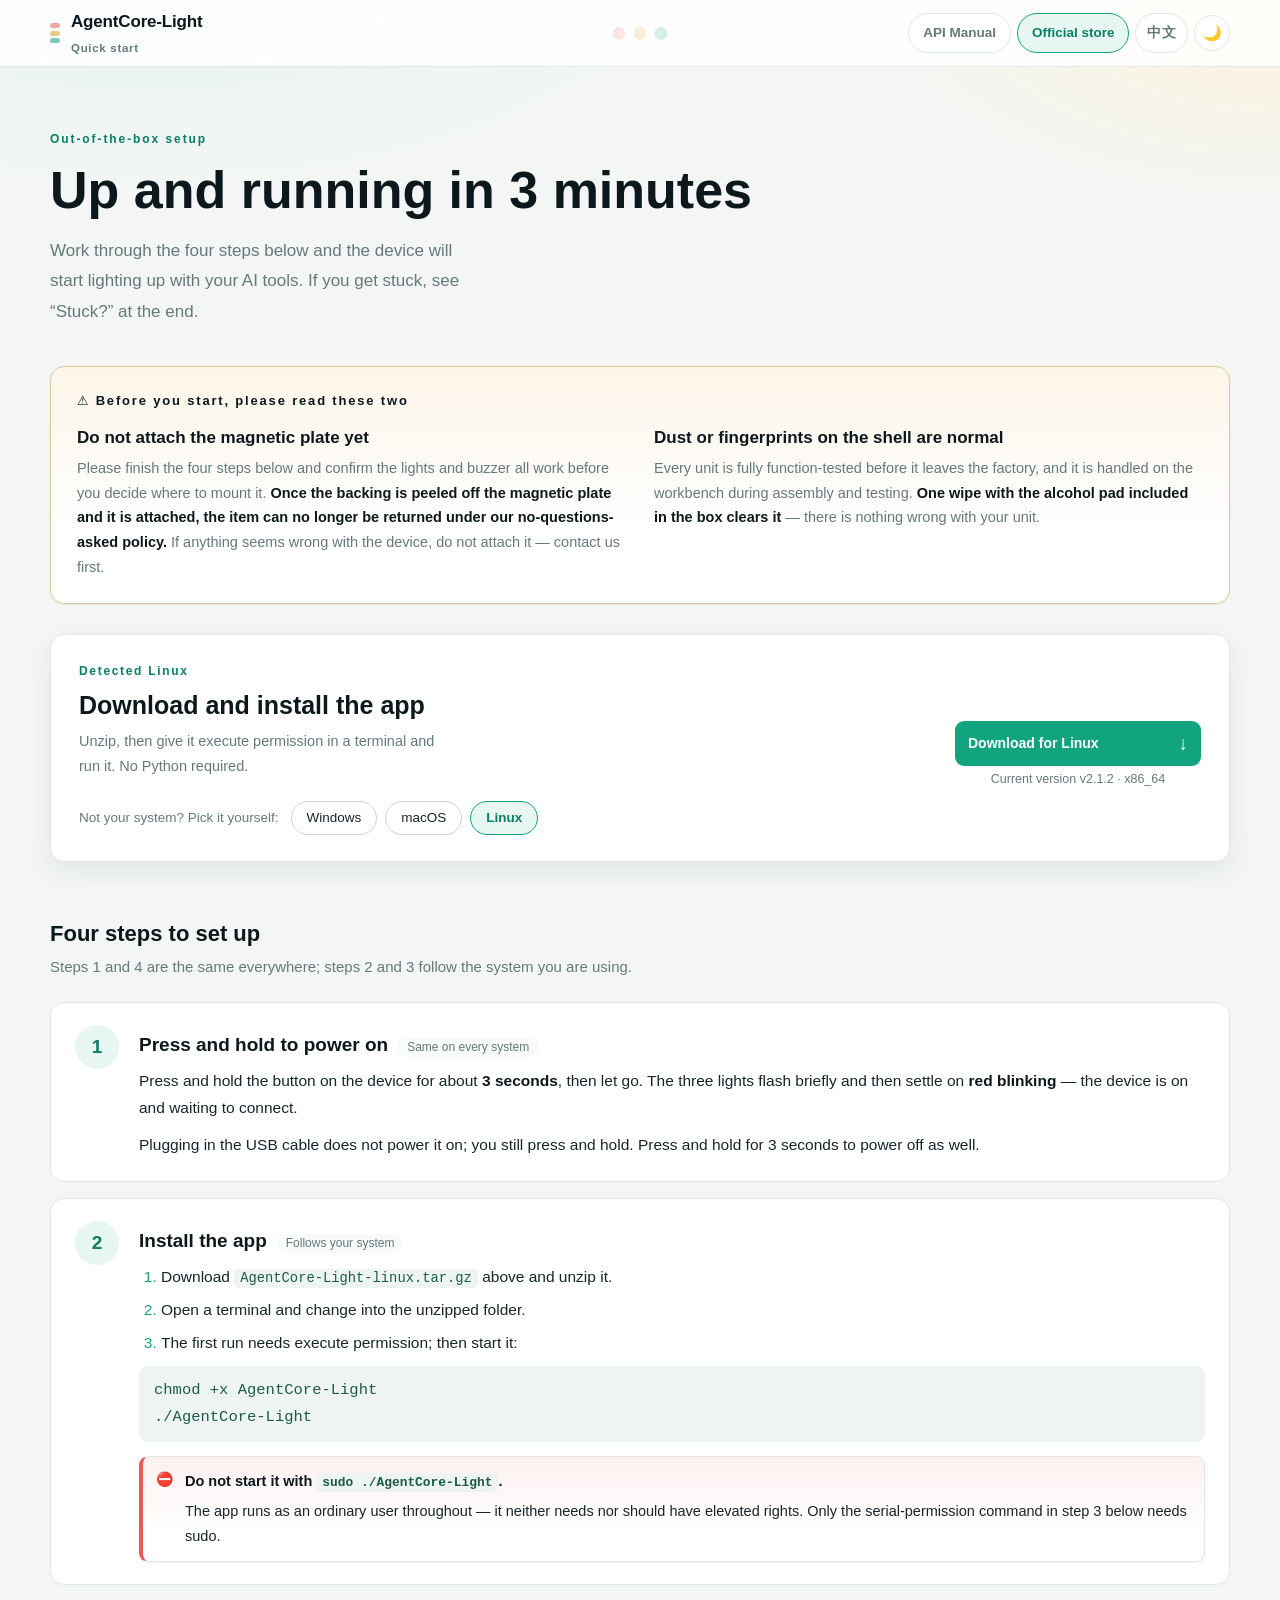
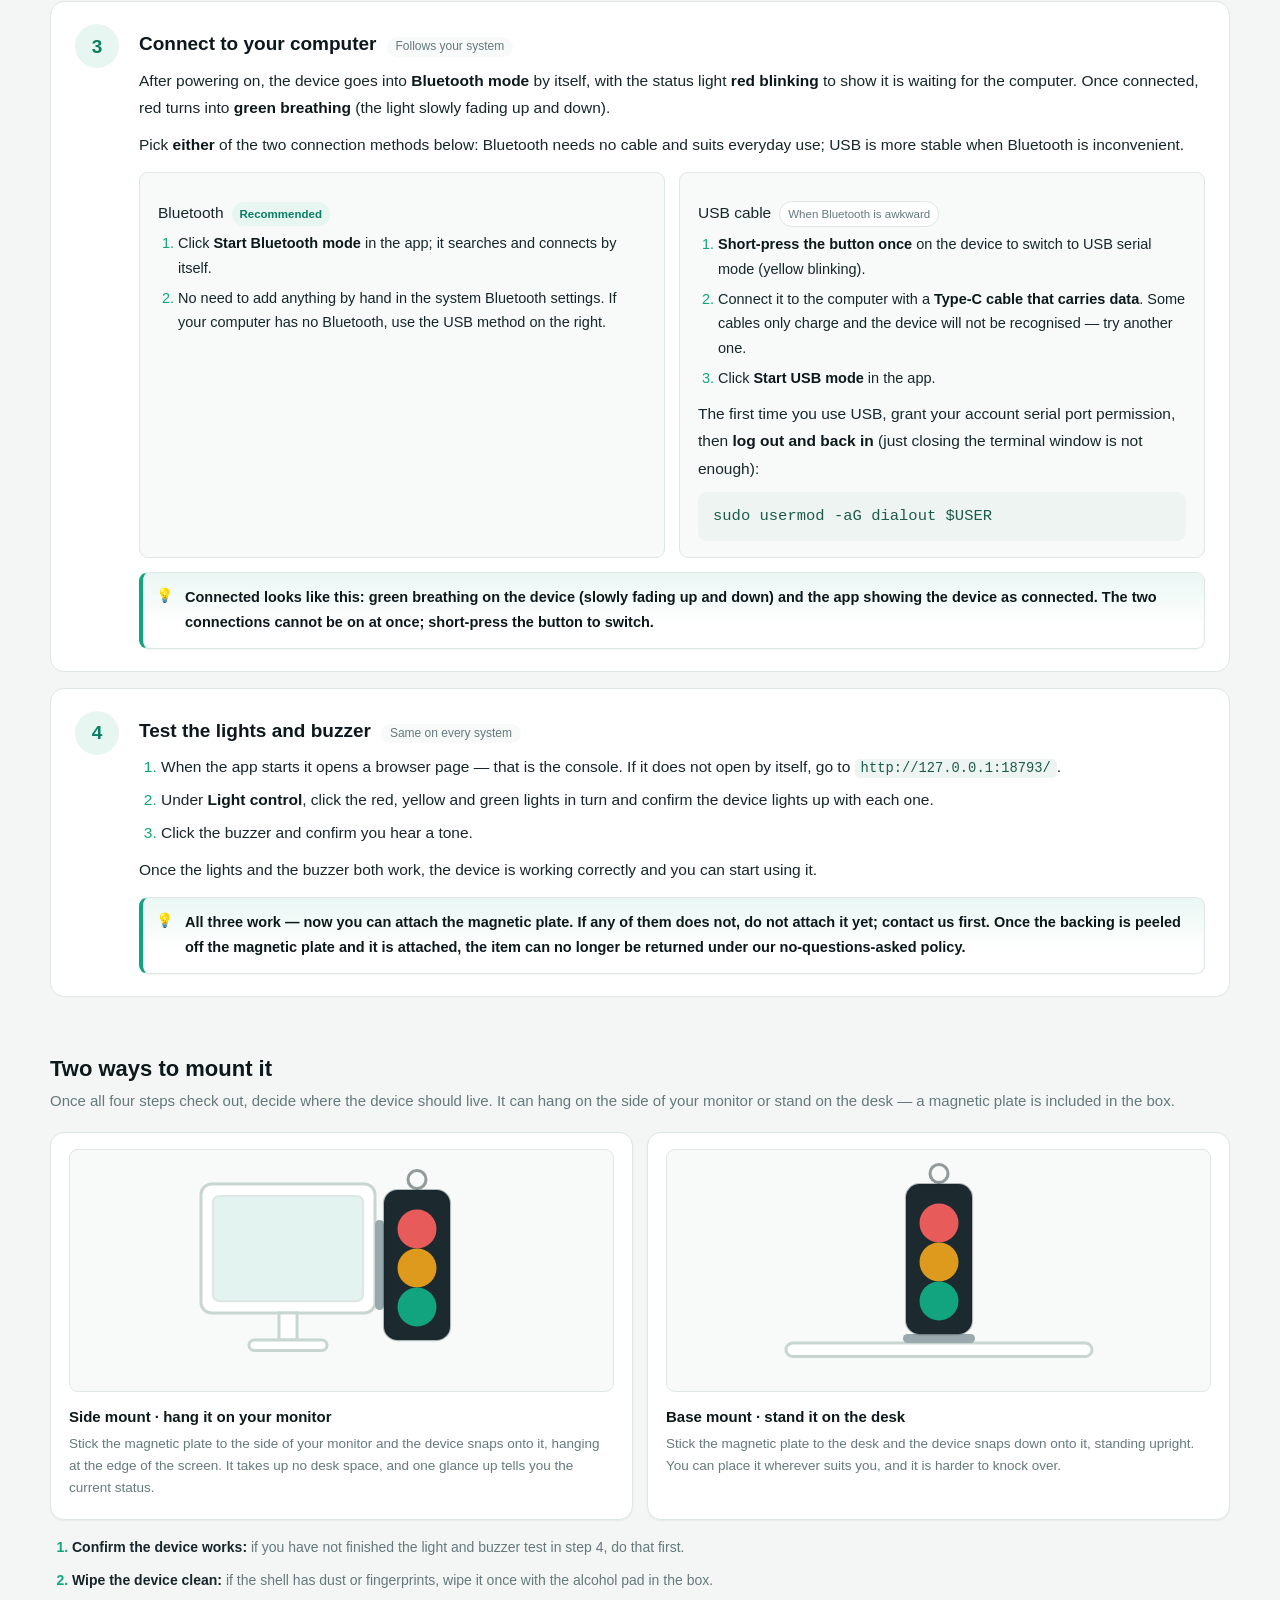
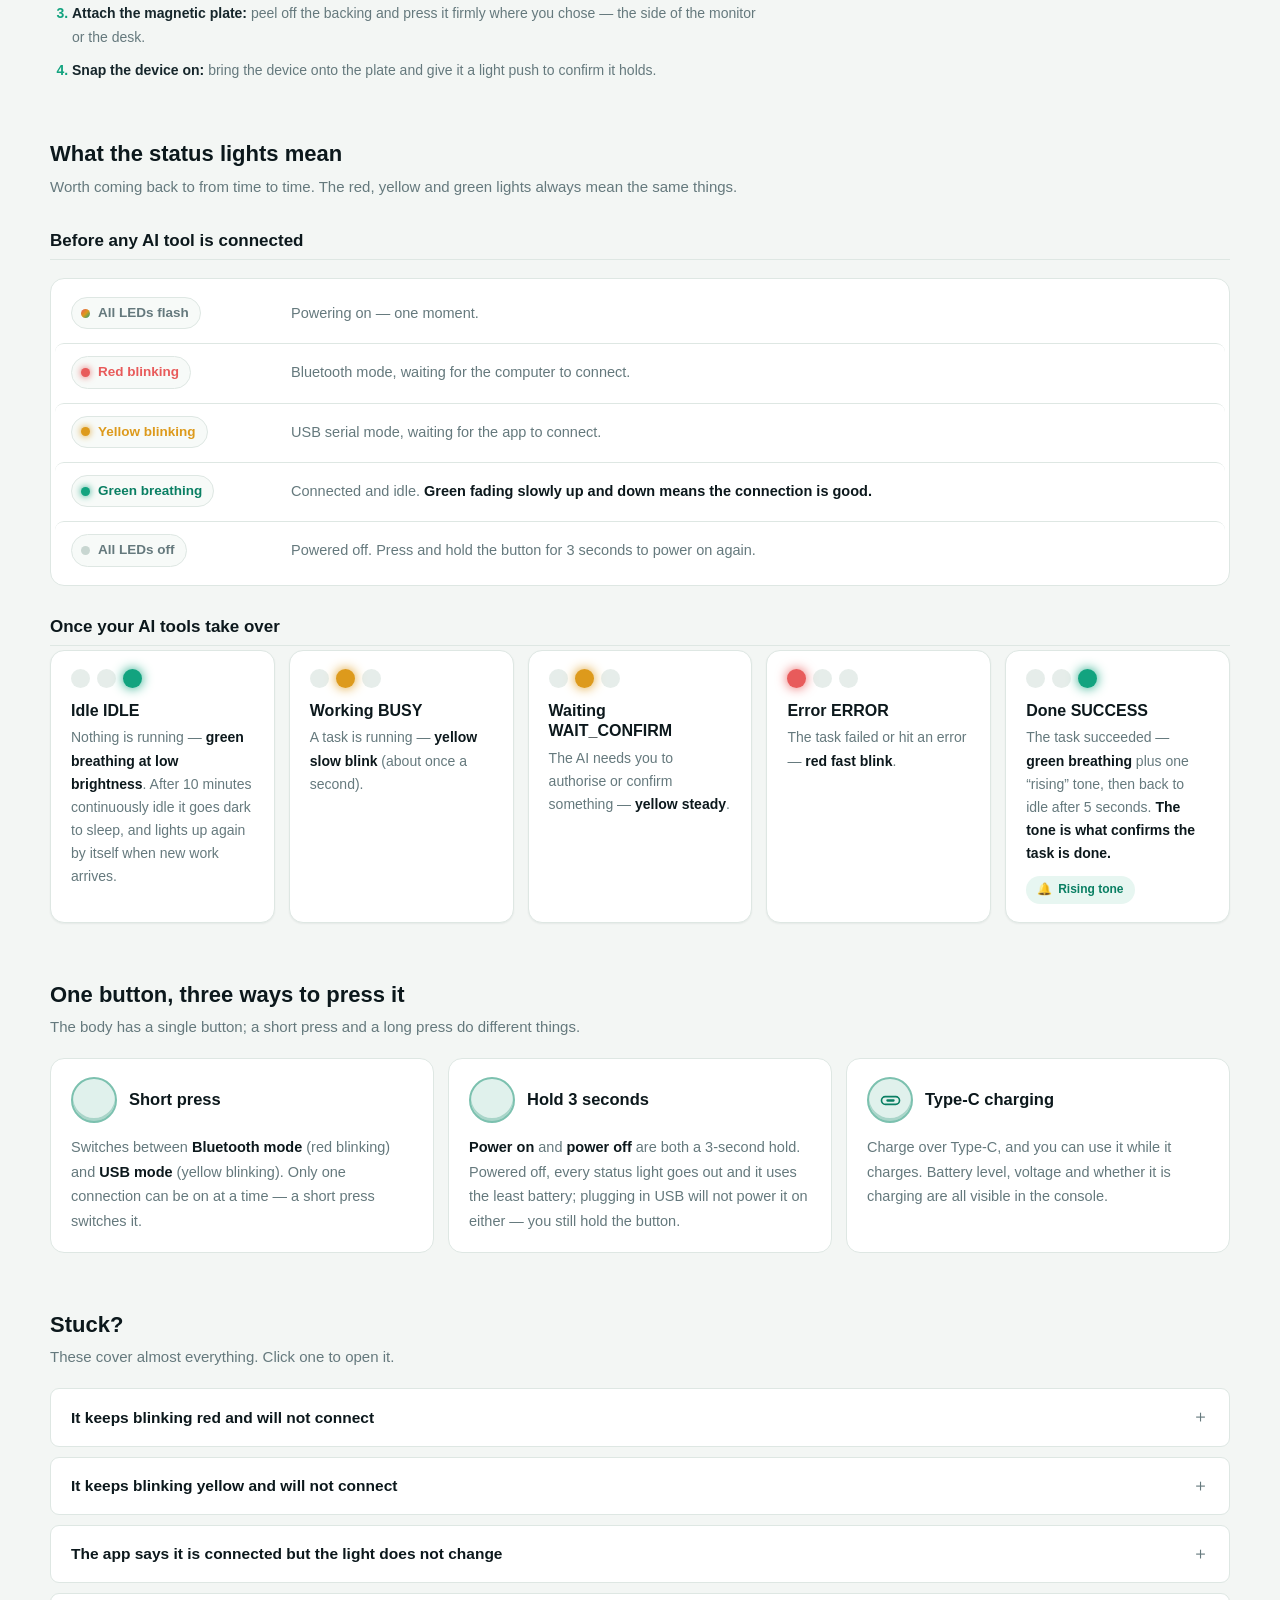
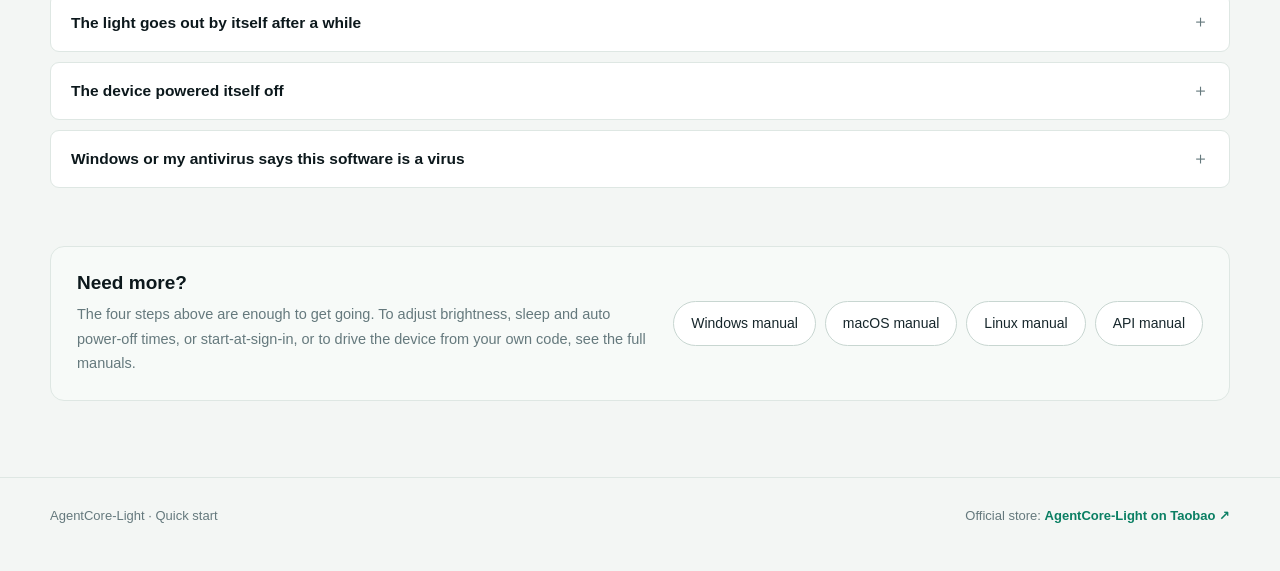
<file: index.html>
<!doctype html>
<!-- data-lang 是构建时写死的「这一页是什么语言」，绝不从网址推导；
     data-autolang 只出现在两个首页上 —— 四本手册页没有这个属性，
     所以中文客户把 /en/windows.html 分享给别人时，对方不会被弹走。 -->
<html lang="zh-CN" data-lang="zh" data-autolang>
<head>
  <meta charset="utf-8">
  <meta name="viewport" content="width=device-width, initial-scale=1">
  <!-- 这段要在页面画出来之前跑完，所以放在这里、不能挪到文件末尾，
       而且必须排在 <title> 前面 —— 否则标签页标题会先闪一下中文再换掉：
         0) 认出客户该看中文还是英文，该换语言就在首次绘制之前整页换掉
         1) 套用上次选择的深浅色，避免刷新时闪白（和完整手册站共用同一个键，
            两个站之间来回跳不会变来变去）
         2) 认出客户在用哪个系统，写到 <html data-os> 上。晚一步的话，三个
            系统的步骤会先一起闪出来再收起来
         3) 标记「有脚本」，让需要 JS 的控件（系统切换胶囊）显示出来 -->
  <script>
    (function () {
      var root = document.documentElement;

      /* ---------- 0. 该看中文还是英文 ---------- */
      var KEY_LANG = 'agentcore-lang';            // 客户点语言胶囊的选择，只在这里写
      var KEY_BOUNCED = 'agentcore-lang-bounced'; // 本标签页已经自动换过一次语言了

      function load(area, key) {
        try { return area.getItem(key); } catch (error) { return null; }   // 隐私模式 / file:// 会抛
      }
      function save(area, key, value) {
        try { area.setItem(key, value); return true; } catch (error) { return false; }
      }

      /* 中国时区白名单。不用 startsWith('Asia/')——那会把东京、首尔、
         新加坡一起吸进来。港澳台也算中文：这里判的是客户读得懂哪种文字。 */
      var CN_TIMEZONES = {
        'Asia/Shanghai': 1, 'Asia/Chongqing': 1, 'Asia/Harbin': 1, 'PRC': 1,
        'Asia/Urumqi': 1, 'Asia/Kashgar': 1,
        'Asia/Hong_Kong': 1, 'Hongkong': 1, 'Asia/Macau': 1, 'Asia/Macao': 1,
        'Asia/Taipei': 1, 'ROC': 1
      };

      function timezone() {
        try {
          var tz = Intl.DateTimeFormat().resolvedOptions().timeZone;
          return typeof tz === 'string' ? tz : '';
        } catch (error) { return ''; }
      }
      function inChina() { return CN_TIMEZONES[timezone()] === 1; }

      /* 返回 'zh' / 'en' / ''（空串 = 认不出来）。认不出来就不猜、不换语言 ——
         和首页认不出客户用什么系统时三个系统全列出来是同一个原则。 */
      function detectLang() {
        var langs = navigator.languages && navigator.languages.length
          ? Array.prototype.slice.call(navigator.languages)
          : [navigator.language || navigator.userLanguage || ''];
        langs = langs.filter(Boolean).map(function (item) { return String(item).toLowerCase(); });

        var i;
        // 语言列表里主动列了中文。站点主语言就是中文，这是最强的单一信号
        for (i = 0; i < langs.length; i++) {
          if (langs[i] === 'zh' || langs[i].indexOf('zh-') === 0) return 'zh';
        }
        // ug-CN、bo-CN 这类语言的地区标在中国，同样按中文算
        for (i = 0; i < langs.length; i++) {
          if (/-(cn|hk|mo|tw)$/.test(langs[i])) return 'zh';
        }

        var hasEnglish = false;
        for (i = 0; i < langs.length; i++) {
          if (langs[i] === 'en' || langs[i].indexOf('en-') === 0) hasEnglish = true;
        }
        /* 只有英文、人在中国 —— 多半是系统装成英文的国内客户，给中文。
           代价是在华外国人也会先看到中文，他们点一下「EN」就好。两边都是
           一次点击，但「把误判留给读得懂两门语言的人」代价更小。 */
        if (hasEnglish) return inChina() ? 'zh' : 'en';

        // 明确是别的语言（日、韩、德…）—— 给英文，不看时区
        if (langs.length) return 'en';

        // 语言完全拿不到，只剩时区一个信号
        var tz = timezone();
        if (!tz) return '';
        return inChina() ? 'zh' : 'en';
      }

      /* 从后退 / 前进回到这一页时不要再把人弹走，否则客户按后退会觉得「点了没用」 */
      function cameFromHistory() {
        try {
          var entries = performance.getEntriesByType && performance.getEntriesByType('navigation');
          if (entries && entries.length) return entries[0].type === 'back_forward';
          return !!(performance.navigation && performance.navigation.type === 2);
        } catch (error) { return false; }
      }

      /* 该不该换语言，返回目标网址或空串。绝大多数请求在第一道判断就结束了。 */
      function shouldBounce() {
        var page = root.dataset.lang;
        if (page !== 'zh' && page !== 'en') return '';
        if (!root.hasAttribute('data-autolang')) return '';   // 手册页不掺和

        var saved = load(localStorage, KEY_LANG);
        var target = (saved === 'zh' || saved === 'en') ? saved : detectLang();
        if (target !== 'zh' && target !== 'en') return '';
        if (target === page) return '';

        if (load(sessionStorage, KEY_BOUNCED) === '1') return '';   // 一个标签页只跳一次
        if (cameFromHistory()) return '';

        /* 英文首页只在客户明确选过中文时才回头。这一条让两个首页的判定不可能
           互相矛盾，「你把我弹过去、我把你弹回来」从结构上就不会发生。 */
        if (page === 'en' && saved !== 'zh') return '';
        if (/bot|crawler|spider|slurp/i.test(navigator.userAgent || '')) return '';

        /* 标记写不进去（Safari 无痕等）就干脆不跳：宁可让海外客户自己点一下
           EN，也不冒来回弹的风险。自动跳转**绝不**写 localStorage —— 一次
           误判会被永久记住；只有客户点语言胶囊才写。 */
        if (!save(sessionStorage, KEY_BOUNCED, '1')) return '';
        return page === 'zh' ? 'en/index.html' : '../index.html';
      }

      try {
        var target = shouldBounce();
        if (target) {
          /* 带上 search 和 hash：首页的 id 两种语言是同一套，/#steps 跳过去仍然定位得上。
             目标一律写显式文件名，不用 en/ —— file:// 下 en/ 会落成目录列表。 */
          location.replace(target + location.search + location.hash);
          return;   // 已经跳走了，剩下的初始化都不用做
        }
      } catch (error) {}

      /* ---------- 1. 深浅色 ---------- */
      try {
        var theme = localStorage.getItem('agentcore-manual-theme');
        if (theme === 'dark' || theme === 'light') root.dataset.theme = theme;
      } catch (error) {}

      try {
        var saved = localStorage.getItem('agentcore-quick-os');
        if (saved === 'windows' || saved === 'macos' || saved === 'linux') {
          // 客户自己选过，以他的选择为准
          root.dataset.os = saved;
        } else {
          var os = '';
          var ua = navigator.userAgent || '';
          var touch = (navigator.maxTouchPoints || 0) > 1;

          if (navigator.userAgentData && navigator.userAgentData.platform) {
            var platform = String(navigator.userAgentData.platform).toLowerCase();
            if (platform.indexOf('windows') > -1) os = 'windows';
            else if (platform.indexOf('mac') > -1) os = 'macos';
            else if (platform.indexOf('linux') > -1) os = 'linux';
          } else if (/iPhone|iPad|iPod|Android/i.test(ua)) {
            // 手机：客户多半是一边看手机一边装电脑，认不出是正常的
            os = '';
          } else if (/Macintosh/.test(ua) && touch) {
            // iPadOS 的 UA 长得和 Mac 一模一样，有触摸点的就不是 Mac
            os = '';
          } else if (/Windows/i.test(ua)) {
            os = 'windows';
          } else if (/Mac OS X|Macintosh/i.test(ua)) {
            os = 'macos';
          } else if (/Linux|X11|CrOS/i.test(ua)) {
            os = 'linux';
          }

          /* 认不出来就什么都不写 —— quick.css 里没有 data-os 时三个系统
             的步骤会全部列出来，客户自己点胶囊选，不会看到错的那一套。 */
          if (os) root.dataset.os = os;
        }
      } catch (error) {}

      root.dataset.js = 'on';
    })();
  </script>
  <title>AgentCore-Light 快速上手 · 3 分钟用起来</title>
  <meta name="description" content="AgentCore-Light AI工作状态灯快速上手指南：开机、装客户端、连上电脑、测灯效，四步做完就能用。">
  <meta name="theme-color" content="#f3f6f4" media="(prefers-color-scheme: light)">
  <meta name="theme-color" content="#0d1517" media="(prefers-color-scheme: dark)">
  <link rel="icon" type="image/svg+xml" href="assets/favicon.svg">
  <link rel="canonical" href="https://fpgamaster-wyc.github.io/AgentCore-light-book/index.html">
  <link rel="alternate" hreflang="zh-CN" href="https://fpgamaster-wyc.github.io/AgentCore-light-book/index.html">
  <link rel="alternate" hreflang="en" href="https://fpgamaster-wyc.github.io/AgentCore-light-book/en/index.html">
  <link rel="alternate" hreflang="x-default" href="https://fpgamaster-wyc.github.io/AgentCore-light-book/index.html">
  <link rel="stylesheet" href="style.css">
  <link rel="stylesheet" href="quick.css">
</head>
<body>
  <a class="skip-link" href="#content">跳到正文</a>
  <div class="progress" id="progress" aria-hidden="true"></div>

  <header class="site-header">
    <div class="wrap header-row">
      <a class="brand" href="index.html">
        <span class="lights" aria-hidden="true"><i></i><i></i><i></i></span>
        <span>AgentCore-Light<small>快速上手</small></span>
      </a>
      <div class="header-lamps" aria-hidden="true"><i class="r"></i><i class="y"></i><i class="g"></i></div>
      <nav class="header-nav" aria-label="页面导航">
        <a class="tab" href="api.html">API调用手册</a>
        <a class="tab tab-shop" href="https://shop426753734.taobao.com/?spm=a21xtw.29978516.0.0" target="_blank" rel="noopener" title="官方店铺 · 售后与配件">官方店铺</a>
        <a class="tab tab-lang" href="en/index.html" hreflang="en" lang="en" title="Switch to English" data-lang="en">EN</a>
        <button class="icon-btn" id="themeToggle" type="button" aria-label="切换深浅色">🌙</button>
      </nav>
    </div>
  </header>

  <main class="wrap home" id="content">

    <section class="hero">
      <p class="hero-label">开箱设置指南</p>
      <h1>3 分钟用起来</h1>
      <p class="hero-sub">按下面四步完成设置，设备就会跟着你的 AI 工具亮起来。遇到问题，请查看最后的「卡住了？」。</p>
    </section>

    <!-- ================= 开箱提醒 =================
         刻意放在下载和四步之前：这两条对应的正是最容易产生退款纠纷的两种情况——
         还没测就贴了磁铁片、看到出厂测试留下的灰尘以为是二手。
         客户得在动手之前就看到，挪到页面后面就失去意义了。 -->
    <section class="notice" data-reveal>
      <p class="notice-title">开始之前，请先看这两条</p>
      <div class="notice-grid">
        <div class="notice-item">
          <h2>包装里的磁铁片，先别贴</h2>
          <p>请先把下面四步做完、确认灯光和蜂鸣器都正常，再决定贴在哪里。<strong>磁铁片撕开背胶粘贴之后，不支持无理由退货。</strong>如果发现设备异常，请勿粘贴，先联系我们处理。</p>
        </div>
        <div class="notice-item">
          <h2>外壳上有灰尘或指纹，是正常的</h2>
          <p>每台设备出厂前都做过完整功能测试，组装和测试过程中会接触工作台。<strong>用包装内附带的酒精棉片擦拭一遍即可擦净</strong>，功能没有问题，请放心使用。</p>
        </div>
      </div>
    </section>

    <!-- ================= 下载 =================
         安装包就在同目录的 https://github.com/FPGAmaster-wyc/AgentCore-light-book/releases/latest/download/ 下，由 package_downloads.py 从 dist/ 打出来。

         ⚠️ 版本号是手写的（四本手册是脚本从源码读的）。发新版时在下面三处
            download-version 里改。 -->
<section class="detect" id="download" data-reveal>
      <div class="detect-main">
        <p class="detect-kicker" id="detectKicker">请确认你的电脑系统</p>
        <h2 class="detect-title">下载并安装客户端</h2>
        <p class="detect-note os-only" data-for="windows">解压后双击 <code>AgentCore-Light.exe</code> 即可运行。无需安装驱动，也无需联网。</p>
        <p class="detect-note os-only" data-for="macos">解压后把 <code>AgentCore-Light.app</code> 拖进「应用程序」文件夹。</p>
        <p class="detect-note os-only" data-for="linux">解压后在终端中赋予执行权限并运行。无需 Python 环境。</p>

        <div class="os-switch" data-js-only>
          <p class="os-switch-label">显示的不是你的系统？手动选择：</p>
          <button class="os-pill" type="button" data-os="windows" aria-pressed="false">Windows</button>
          <button class="os-pill" type="button" data-os="macos" aria-pressed="false">macOS</button>
          <button class="os-pill" type="button" data-os="linux" aria-pressed="false">Linux</button>
        </div>
      </div>
      <div class="detect-actions">
        <div class="download-item os-only" data-for="windows">
          <a class="download-btn" href="https://github.com/FPGAmaster-wyc/AgentCore-light-book/releases/latest/download/AgentCore-Light.zip" download>下载 Windows 版 <span>↓</span></a>
          <p class="download-version">当前版本 v2.1.2 · Windows 10 / 11</p>
        </div>
        <div class="download-item os-only" data-for="macos">
          <a class="download-btn" href="https://github.com/FPGAmaster-wyc/AgentCore-light-book/releases/latest/download/AgentCore-Light-mac.zip" download>下载 macOS 版 <span>↓</span></a>
          <p class="download-version">当前版本 v2.1.2 · Intel 与 Apple 芯片通用</p>
        </div>
        <div class="download-item os-only" data-for="linux">
          <a class="download-btn" href="https://github.com/FPGAmaster-wyc/AgentCore-light-book/releases/latest/download/AgentCore-Light-linux.tar.gz" download>下载 Linux 版 <span>↓</span></a>
          <p class="download-version">当前版本 v2.1.2 · x86_64</p>
        </div>
      </div>
    </section>

    <!-- ================= 四步 ================= -->
    <h2 class="section-title" id="steps">四步完成设置</h2>
    <p class="section-sub">第 1、4 步所有系统都一样，第 2、3 步按你使用的系统显示。</p>

    <ol class="steps">
      <li class="step" data-reveal>
        <div class="step-num" aria-hidden="true">1</div>
        <div class="step-body">
          <h3>长按按键，开机 <span class="step-tag">所有系统一样</span></h3>
          <p>按住设备上的按键约 <strong>3 秒</strong>后松开。三色灯会短暂亮起，随后停在<strong>红灯闪烁</strong>——表示设备已开机，正在等待连接。</p>
          <p>插入 USB 线不会自动开机，仍需长按按键。关机同样长按 3 秒。</p>
        </div>
      </li>

      <li class="step" data-reveal>
        <div class="step-num" aria-hidden="true">2</div>
        <div class="step-body">
          <h3>装上客户端 <span class="step-tag">按你的系统</span></h3>

          <div class="os-only" data-for="windows">
            <ol>
              <li>在上方下载 <code>AgentCore-Light.zip</code>，解压得到 <code>AgentCore-Light.exe</code>。</li>
              <li>双击 <code>AgentCore-Light.exe</code> 运行。客户端会打开一个浏览器页面，即控制台。</li>
            </ol>
            <div class="callout callout-important">
              <p><strong>Windows 弹「已保护你的电脑」怎么办？</strong></p>
              <p>点「更多信息」→「仍要运行」。软件未购买付费的代码签名证书，新版本下载量较少，被 SmartScreen 拦截属于正常现象，<strong>并非病毒</strong>。若杀毒软件报警或隔离了文件，请将其加入信任区。</p>
            </div>
          </div>

          <div class="os-only" data-for="macos">
            <ol>
              <li>在上方下载 <code>AgentCore-Light-mac.zip</code>，解压得到 <code>AgentCore-Light.app</code>。</li>
              <li>把 <code>AgentCore-Light.app</code> <strong>拖进「应用程序」文件夹</strong>。请勿跳过此步——若直接在解压目录中运行，后续的开机自启、AI 工具连接和在线更新都会异常。</li>
              <li>在「应用程序」中找到它，<strong>按住 Control 点按</strong>（或右键）图标，选「打开」，再确认一次。</li>
            </ol>
            <div class="callout callout-important">
              <p><strong>Mac 说「无法验证开发者」怎么办？</strong></p>
              <p>打开「系统设置 → 隐私与安全性」，找到刚才被拦截的提示，点「<strong>仍要打开</strong>」。macOS 15 及之后 Control 点按不再有效，只能使用此方法。</p>
              <p>如果提示「<strong>已损坏，无法打开</strong>」，打开「终端」执行下面这行，再重新打开：</p>
              <p class="step-command">xattr -dr com.apple.quarantine /Applications/AgentCore-Light.app</p>
              <p>如果是<strong>双击完全没反应</strong>，通常是未拖入「应用程序」文件夹，请回到上文第 2 步。</p>
            </div>
          </div>

          <div class="os-only" data-for="linux">
            <ol>
              <li>在上方下载 <code>AgentCore-Light-linux.tar.gz</code>，解压。</li>
              <li>打开终端，进入解压后的目录。</li>
              <li>首次运行需先赋予执行权限，然后启动：</li>
            </ol>
            <p class="step-command">chmod +x AgentCore-Light
./AgentCore-Light</p>
            <div class="callout callout-warning">
              <p><strong>不要用 <code>sudo ./AgentCore-Light</code> 启动。</strong></p>
              <p>软件全程以普通用户身份运行，不需要也不应该提权。只有下面第 3 步给串口权限的那一条命令需要 sudo。</p>
            </div>
          </div>
        </div>
      </li>

      <li class="step" data-reveal>
        <div class="step-num" aria-hidden="true">3</div>
        <div class="step-body">
          <h3>连上电脑 <span class="step-tag">按你的系统</span></h3>
          <p>设备开机后会自动进入<strong>蓝牙模式</strong>，此时状态灯<strong>红灯闪烁</strong>，表示它正在等待电脑连接。连上之后红灯就会变成<strong>绿灯呼吸</strong>（灯光缓慢地一亮一暗）。</p>
          <p>下面两种连接方式<strong>任选一种</strong>：蓝牙无需插线，适合日常使用；USB 连接更稳定，蓝牙不便时可选用。</p>

          <div class="ways">
            <div class="way">
              <p class="way-head">蓝牙 <span class="way-badge">推荐</span></p>

              <ol class="os-only" data-for="windows">
                <li>打开「设置 → 蓝牙和设备 → 添加设备 → 蓝牙」，等列表中出现 <strong>AgentCore-Light</strong>，选中它。</li>
                <li>点进它的<strong>设备详情页，再点一次「连接」</strong>。仅完成配对还不够，这一步必须操作。</li>
                <li>回到客户端，点「<strong>启动蓝牙模式</strong>」。</li>
              </ol>
              <p class="os-only" data-for="windows"><small>在 Windows 中它可能显示为<strong>音频设备</strong>，名称也不相同——这是为了让 Windows 稳定管理连接，不会播放电脑声音。</small></p>

              <ol class="os-only" data-for="macos">
                <li>在客户端里点「<strong>启动蓝牙模式</strong>」，软件会自动搜索并连接。</li>
                <li>无需在系统「蓝牙」设置中手动添加。</li>
              </ol>

              <ol class="os-only" data-for="linux">
                <li>在客户端里点「<strong>启动蓝牙模式</strong>」，软件会自动搜索并连接。</li>
                <li>无需在系统蓝牙设置中手动添加。若电脑没有蓝牙，请使用右侧的 USB 方式。</li>
              </ol>
            </div>

            <div class="way">
              <p class="way-head">USB 线 <span class="way-badge way-badge-plain">蓝牙不方便时</span></p>
              <ol>
                <li>在设备上<strong>短按一次按键</strong>，切换到 USB 串口模式（黄灯闪烁）。</li>
                <li>用<strong>可传输数据的 Type-C 线</strong>连接到电脑。部分线缆仅支持充电，无法识别设备，请更换一根。</li>
                <li>在客户端里点「<strong>启动 USB 串口模式</strong>」。</li>
              </ol>
              <div class="os-only" data-for="linux">
                <p>首次使用 USB 需先为当前账户授予串口权限，执行后请<strong>注销并重新登录</strong>（仅关闭终端窗口无效）：</p>
                <p class="step-command">sudo usermod -aG dialout $USER</p>
              </div>
            </div>
          </div>

          <div class="callout callout-tip">
            <p><strong>连接成功的标志：设备绿灯呼吸（缓慢地一亮一暗），客户端显示设备已连接。</strong>两种连接不能同时开启；如需切换，短按按键即可。</p>
          </div>
        </div>
      </li>

      <li class="step" data-reveal>
        <div class="step-num" aria-hidden="true">4</div>
        <div class="step-body">
          <h3>测试灯光与蜂鸣器 <span class="step-tag">所有系统一样</span></h3>
          <ol>
            <li>客户端启动后会自动打开一个浏览器页面，即控制台。若未自动打开，请手动访问 <code>http://127.0.0.1:18793/</code>。</li>
            <li>在「灯光控制」中分别点击红灯、黄灯、绿灯，确认设备同步亮起。</li>
            <li>点击蜂鸣器，确认是否有提示音。</li>
          </ol>
          <p>灯光与蜂鸣器均正常，即表示设备工作正常，可以开始使用。</p>
          <div class="callout callout-tip">
            <p><strong>三项都正常，现在可以贴磁铁片了。</strong>如果哪一项不正常，请先别贴，联系我们处理——磁铁片撕开背胶粘贴后不支持无理由退货。</p>
          </div>
        </div>
      </li>
    </ol>

    <!-- ================= 摆放 ================= -->
<h2 class="section-title" id="mount">两种摆放方式</h2>
    <p class="section-sub">四步都测过之后，再来决定设备放在哪里。可以挂在显示器侧面，也可以立在桌面上，包装内附有一片磁铁片。</p>
    <div class="mount-cards">
      <article class="mount-card" data-reveal>
        <div class="mount-figure">
          <svg class="mount-art" viewBox="0 0 240 150" aria-hidden="true">
            <rect class="frame" x="26" y="16" width="116" height="86" rx="7"/>
            <rect class="screen" x="34" y="24" width="100" height="70" rx="4"/>
            <rect class="frame" x="78" y="102" width="12" height="18"/>
            <rect class="frame" x="58" y="120" width="52" height="7" rx="3.5"/>
            <rect class="plate" x="142" y="40" width="6" height="60" rx="3"/>
            <circle class="loop" cx="170" cy="13" r="6"/>
            <rect class="dev" x="148" y="20" width="44" height="100" rx="9"/>
            <circle class="lamp-r" cx="170" cy="46" r="13"/>
            <circle class="lamp-y" cx="170" cy="72" r="13"/>
            <circle class="lamp-g" cx="170" cy="98" r="13"/>
          </svg>
        </div>
        <h3>侧面磁吸 · 挂在显示器侧面</h3>
        <p>把磁铁片贴在显示器侧面，设备吸附上去、挂在屏幕边缘。不占桌面空间，抬眼就能看到当前状态。</p>
      </article>
      <article class="mount-card" data-reveal>
        <div class="mount-figure">
          <svg class="mount-art" viewBox="0 0 240 150" aria-hidden="true">
            <rect class="frame" x="18" y="122" width="204" height="9" rx="4.5"/>
            <rect class="plate" x="96" y="116" width="48" height="6" rx="3"/>
            <circle class="loop" cx="120" cy="9" r="6"/>
            <rect class="dev" x="98" y="16" width="44" height="100" rx="9"/>
            <circle class="lamp-r" cx="120" cy="42" r="13"/>
            <circle class="lamp-y" cx="120" cy="68" r="13"/>
            <circle class="lamp-g" cx="120" cy="94" r="13"/>
          </svg>
        </div>
        <h3>底面磁吸 · 立在桌面上</h3>
        <p>把磁铁片贴在桌面上，设备吸附固定、立在桌上，摆放位置更灵活，也不容易被碰倒。</p>
      </article>
    </div>
    <ol class="mount-steps" data-reveal>
      <li><strong>确认设备正常：</strong>如果第 4 步的灯光和蜂鸣器测试还没做完，请先做完再贴。</li>
      <li><strong>擦净设备：</strong>外壳上有灰尘或指纹，用包装内附带的酒精棉片擦拭一遍。</li>
      <li><strong>贴上磁铁片：</strong>撕开磁铁片的背胶，贴紧在选好的位置——显示器侧面或桌面。</li>
      <li><strong>吸附设备：</strong>把设备贴到磁铁片上，轻推一下确认吸稳。</li>
    </ol>

    <!-- ================= 灯效速查 ================= -->
    <h2 class="section-title" id="lamps">状态灯含义速查</h2>
    <p class="section-sub">日常使用中可随时查阅。红、黄、绿三颗状态灯的含义固定不变。</p>

    <h3 class="section-title section-title-sub">还没连 AI 工具时</h3>
    <div class="lamp-list" data-reveal>
      <div class="lamp-row">
        <span class="chip chip-all">三色灯短暂亮起</span>
        <p class="lamp-mean">正在开机，请稍候。</p>
      </div>
      <div class="lamp-row">
        <span class="chip chip-red chip-blink">红灯闪烁</span>
        <p class="lamp-mean">蓝牙模式，等待电脑连接。</p>
      </div>
      <div class="lamp-row">
        <span class="chip chip-yellow chip-blink">黄灯闪烁</span>
        <p class="lamp-mean">USB 模式，等待客户端连接。</p>
      </div>
      <div class="lamp-row">
        <span class="chip chip-green chip-breathe">绿灯呼吸</span>
        <p class="lamp-mean">已连接，空闲待命。<strong>看到绿灯缓慢地一亮一暗即表示连接正常。</strong></p>
      </div>
      <div class="lamp-row">
        <span class="chip chip-off">所有状态灯熄灭</span>
        <p class="lamp-mean">已关机。长按按键 3 秒重新开机。</p>
      </div>
    </div>

    <h3 class="section-title section-title-sub">AI 工具接管后</h3>
    <div class="ai-states ai-states-quiet">
      <article class="ai-state" data-state="idle" data-reveal>
        <div class="ai-lamps" aria-hidden="true"><i class="r"></i><i class="y"></i><i class="g"></i></div>
        <h3>空闲 IDLE</h3>
        <p>没有任务执行，<strong>绿灯低亮度呼吸</strong>。连续空闲 10 分钟会自动熄灯休眠，有新任务时自动亮起。</p>
      </article>
      <article class="ai-state" data-state="busy" data-reveal>
        <div class="ai-lamps" aria-hidden="true"><i class="r"></i><i class="y"></i><i class="g"></i></div>
        <h3>工作 BUSY</h3>
        <p>正在执行任务，<strong>黄灯慢闪</strong>（约 1 秒一次）。</p>
      </article>
      <article class="ai-state" data-state="wait" data-reveal>
        <div class="ai-lamps" aria-hidden="true"><i class="r"></i><i class="y"></i><i class="g"></i></div>
        <h3>等待确认 WAIT_CONFIRM</h3>
        <p>需要你确认授权，<strong>黄灯常亮</strong>。</p>
      </article>
      <article class="ai-state" data-state="error" data-reveal>
        <div class="ai-lamps" aria-hidden="true"><i class="r"></i><i class="y"></i><i class="g"></i></div>
        <h3>报错 ERROR</h3>
        <p>任务失败或出错，<strong>红灯快闪</strong>。</p>
      </article>
      <article class="ai-state" data-state="success" data-reveal>
        <div class="ai-lamps" aria-hidden="true"><i class="r"></i><i class="y"></i><i class="g"></i></div>
        <h3>任务完成 SUCCESS</h3>
        <p>任务成功，<strong>绿灯呼吸</strong>并响一声「上行提示」音，5 秒后回到空闲。任务完成<strong>以这声提示音为准</strong>。</p>
        <span class="ai-beep">上行提示音</span>
      </article>
    </div>

    <!-- ================= 按键 ================= -->
    <h2 class="section-title" id="keys">按键只有一个，三种按法</h2>
    <p class="section-sub">机身只有一个按键，短按和长按对应不同功能。</p>
    <div class="keys">
      <article class="key-card" data-reveal>
        <div class="key-figure">
          <span class="key-cap key-tap" aria-hidden="true"></span>
          <strong>短按一下</strong>
        </div>
        <p>在<strong>蓝牙模式</strong>（红灯闪）和 <strong>USB 模式</strong>（黄灯闪）之间切换。两种连接只能开启一种，切换时短按即可。</p>
      </article>
      <article class="key-card" data-reveal>
        <div class="key-figure">
          <span class="key-cap key-hold" aria-hidden="true"></span>
          <strong>长按 3 秒</strong>
        </div>
        <p><strong>开机</strong>和<strong>关机</strong>都是长按 3 秒。关机后所有状态灯熄灭，最为省电；插入 USB 线也不会自动开机，仍需长按按键。</p>
      </article>
      <article class="key-card" data-reveal>
        <div class="key-figure">
          <span class="key-cap" aria-hidden="true">
            <svg width="23" height="23" viewBox="0 0 24 24" fill="none">
              <rect x="2.6" y="8" width="18.8" height="8" rx="4" stroke="currentColor" stroke-width="1.7"/>
              <rect x="7.6" y="10.8" width="8.8" height="2.4" rx="1.2" fill="currentColor"/>
            </svg>
          </span>
          <strong>Type-C 充电</strong>
        </div>
        <p>用 Type-C 线充电，可边充边用。电量、电压、是否正在充电，均可在控制台中查看。</p>
      </article>
    </div>

    <!-- ================= 卡住了 ================= -->
    <h2 class="section-title" id="fixes">卡住了？</h2>
    <p class="section-sub">下面这几条能解决绝大多数问题，点开即可查看。</p>
    <div class="fixes">
      <details class="fix" data-reveal>
        <summary>红灯一直在闪，连不上</summary>
        <div class="fix-body">
          <p>红灯闪烁表示设备工作正常，正在等待电脑连接。问题通常出在电脑一侧：</p>
          <ol>
            <li><strong>Windows：仅在客户端点击「启动蓝牙模式」不够。</strong>需先在「设置 → 蓝牙和设备」中完成配对，再进入设备详情页点击一次「连接」，然后回到客户端启动蓝牙模式。</li>
            <li>确认设备未被其他电脑或手机连接——蓝牙一次只能连接一台设备。</li>
            <li>若始终无法连接，可改用 USB：短按一次按键切换至黄灯闪烁，插入数据线，并在客户端点击「启动 USB 串口模式」。</li>
          </ol>
        </div>
      </details>

      <details class="fix" data-reveal>
        <summary>黄灯一直在闪，连不上</summary>
        <div class="fix-body">
          <p>黄灯闪烁表示设备已切换到 USB 模式，正在等待客户端连接。请逐项确认：</p>
          <ul>
            <li>是否已在客户端点击「<strong>启动 USB 串口模式</strong>」？</li>
            <li>数据线是否<strong>仅支持充电</strong>？请更换一根可传输数据的 Type-C 线。</li>
            <li>设备是否确实处于 USB 模式？<strong>短按一次按键</strong>可在两种模式间切换。</li>
            <li>Linux：是否已授予串口权限？授权后需<strong>注销并重新登录</strong>才生效，仅关闭终端窗口无效。</li>
          </ul>
        </div>
      </details>

      <details class="fix" data-reveal>
        <summary>客户端说连上了，但灯不亮</summary>
        <div class="fix-body">
          <ul>
            <li>请先在控制台的「灯光控制」中<strong>手动点击红灯</strong>。若灯正常亮起，说明连接没有问题。</li>
            <li>检查<strong>亮度是否被调至 0%</strong>。</li>
            <li>AI 工具接管灯光后，灯光会跟随 AI 的状态变化。空闲时为<strong>绿灯低亮度呼吸</strong>，亮度较低属于正常现象。</li>
          </ul>
        </div>
      </details>

      <details class="fix" data-reveal>
        <summary>过一会儿灯自己灭了</summary>
        <div class="fix-body">
          <p><strong>属于正常现象，并非故障。</strong>AI 工具接管灯光后，连续空闲 10 分钟（默认）会自动熄灭全部状态灯并进入休眠以节省电量，连接不会中断——AI 有新任务时会自动亮起，无需按任何按键。</p>
          <p>如需调整时长或关闭该功能，请查阅完整手册第 8 章。</p>
        </div>
      </details>

      <details class="fix" data-reveal>
        <summary>设备自己关机了</summary>
        <div class="fix-body">
          <p><strong>同样属于正常现象。</strong>蓝牙模式下，连续 5 分钟无连接（电脑关机、蓝牙关闭或客户端退出）设备会自动关机以节省电量，<strong>即使正在通过 USB 充电也会关机</strong>。</p>
          <p>长按按键 3 秒即可重新开机。该时长同样可以调整或关闭，详见完整手册。</p>
        </div>
      </details>

      <details class="fix" data-reveal>
        <summary>系统或杀毒软件说这个软件是病毒</summary>
        <div class="fix-body">
          <p>软件由独立开发者制作，<strong>未购买付费的代码签名证书</strong>，因此首次运行时可能被 Windows SmartScreen、macOS 的 Gatekeeper 或杀毒软件拦截——<strong>这是缺少签名导致的，并非软件包含病毒</strong>。</p>
          <p>各系统的提示内容与处理方法，完整手册开头有专门章节说明，按步骤操作即可。</p>
        </div>
      </details>
    </div>

    <!-- ================= 通向完整手册 ================= -->
    <section class="more-box" data-reveal>
      <div>
        <h2>需要更多？</h2>
        <p>按上面四步完成设置即可正常使用。如需调整亮度、休眠与自动关机时间、开机自启，或接入自己的程序，请查阅完整使用手册。</p>
      </div>
      <div class="more-links">
        <a class="more-link" href="windows.html">Windows 手册</a>
        <a class="more-link" href="macos.html">macOS 手册</a>
        <a class="more-link" href="linux.html">Linux 手册</a>
        <a class="more-link" href="api.html">API 调用手册</a>
      </div>
    </section>

  </main>

  <button class="to-top" id="toTop" type="button" aria-label="返回顶部">↑</button>

  <footer class="site-footer">
    <div class="wrap footer-row">
      <span>AgentCore-Light · 快速上手</span>
      <span class="footer-shop">官方店铺：<a href="https://shop426753734.taobao.com/?spm=a21xtw.29978516.0.0" target="_blank" rel="noopener">AgentCore-Light 淘宝店 ↗</a></span>
    </div>
  </footer>

  <script src="site.js" defer></script>
  <script src="quick.js" defer></script>
</body>
</html>
</file>
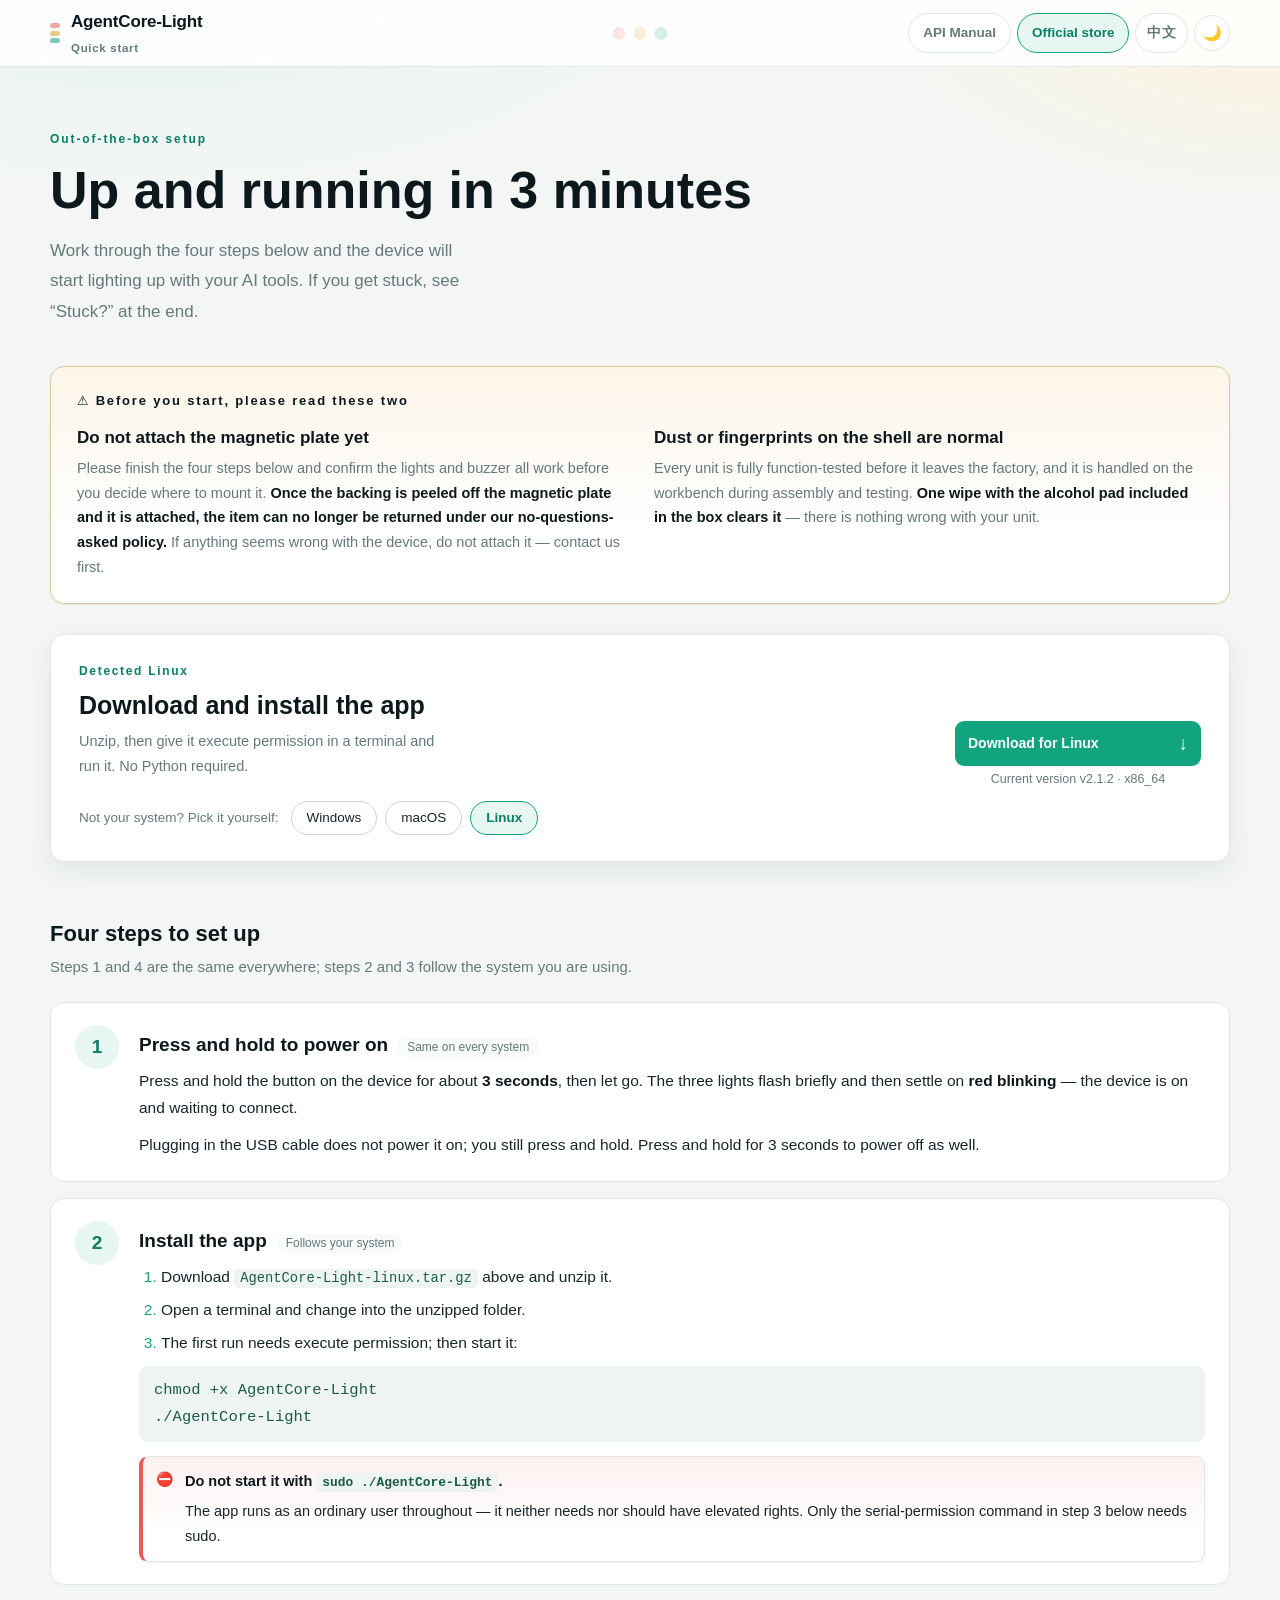
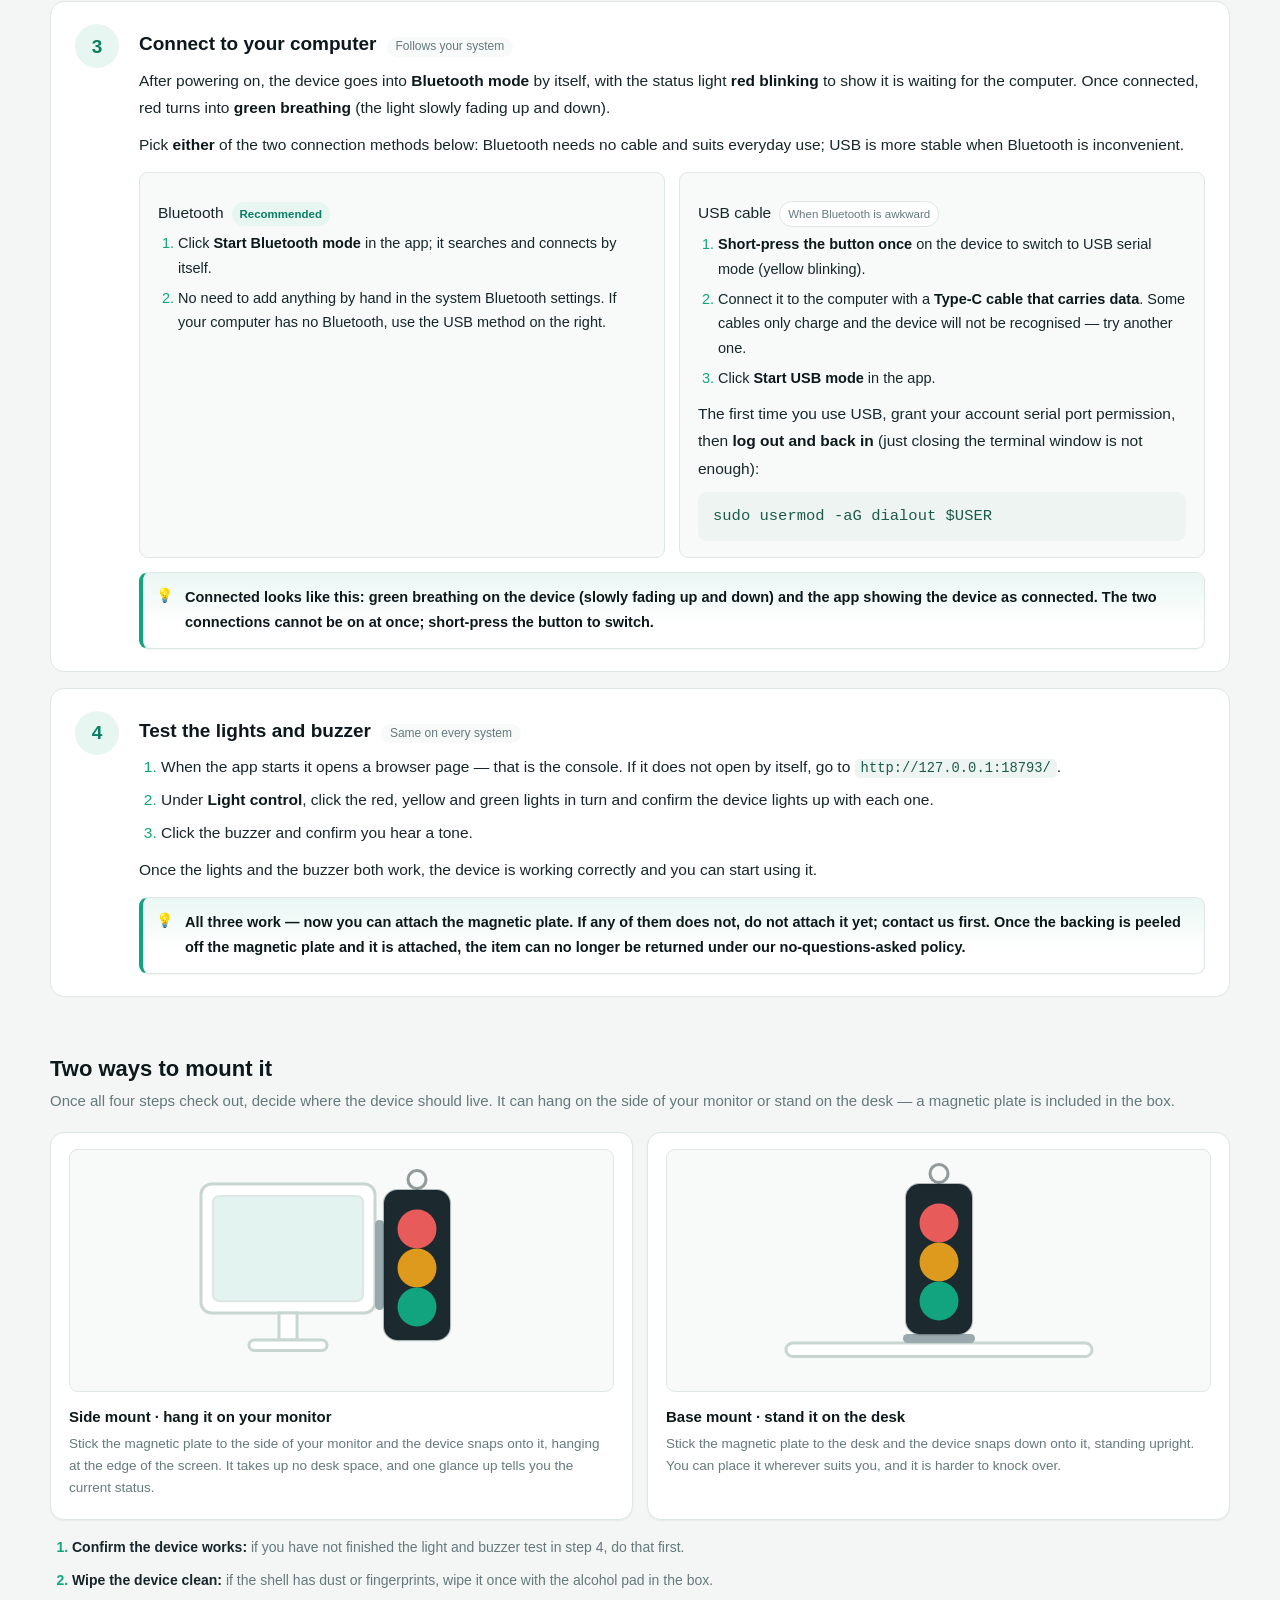
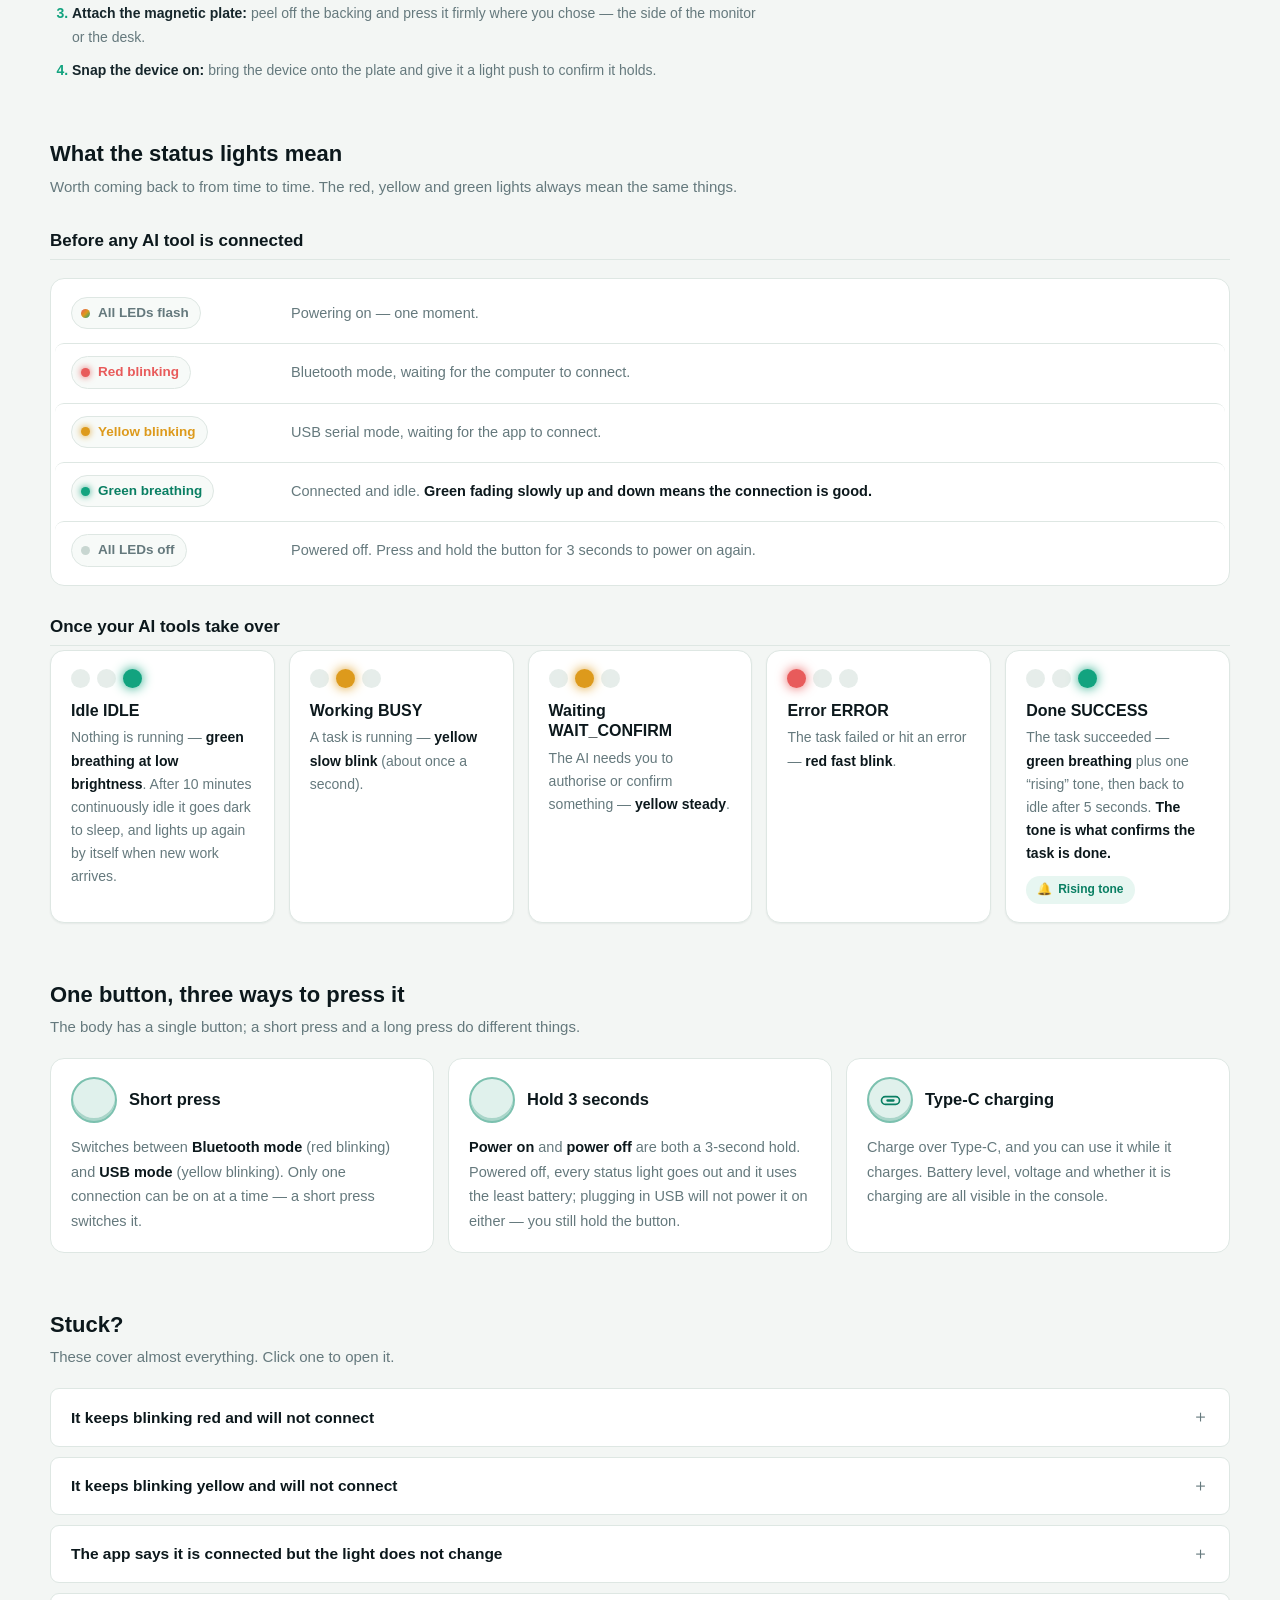
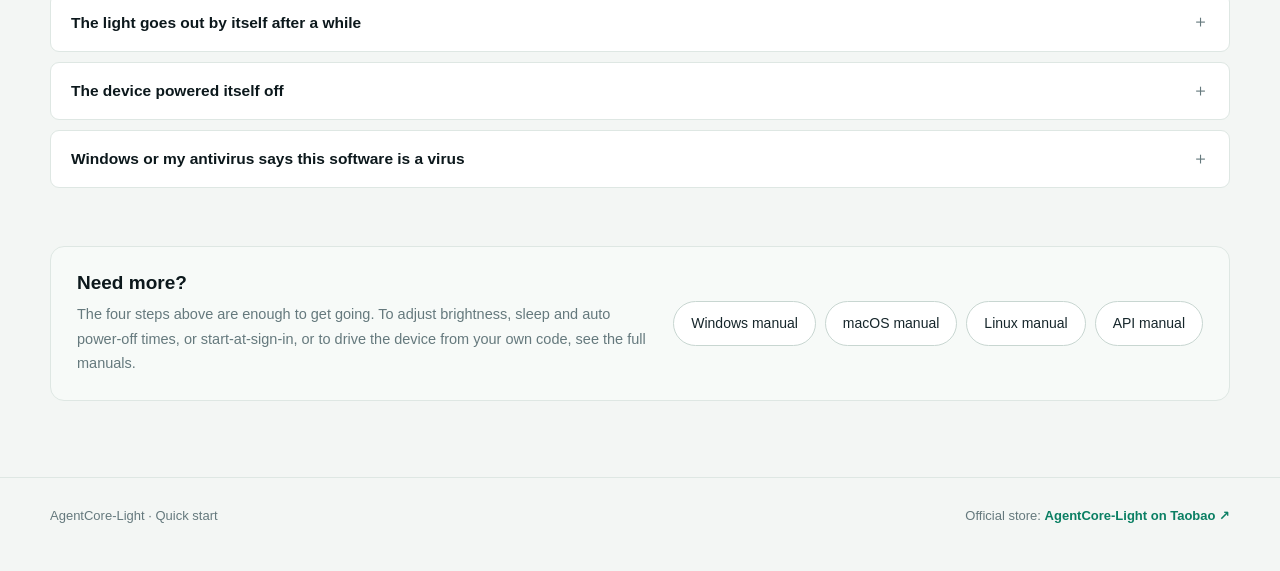
<file: en/index.html>
<!doctype html>
<!-- 这是首页 index.html 的英文副本。**首页是手写的、不由脚本生成，所以改中文版
     首页时这一份必须跟着改**（发新版时尤其：两份各有三处版本号，见下面
     download-version）。build_html.mjs 末尾有一段体检会在两份版本号不一致时告警。

     语言跳转的规则写在 <head> 的内联脚本里，两份首页一致，唯一的差别是
     pageLang 和目标网址。 -->
<!-- data-lang 是构建时写死的「这一页是什么语言」，绝不从网址推导；
     data-autolang 只出现在两个首页上 —— 四本手册页没有这个属性，
     所以中文客户把 /en/windows.html 分享给别人时，对方不会被弹走。 -->
<html lang="en" data-lang="en" data-autolang>
<head>
  <meta charset="utf-8">
  <meta name="viewport" content="width=device-width, initial-scale=1">
  <!-- 这段要在页面画出来之前跑完，所以放在这里、不能挪到文件末尾，
       而且必须排在 <title> 前面 —— 否则标签页标题会先闪一下再换掉：
         0) 认出客户该看中文还是英文，该换语言就在首次绘制之前整页换掉
         1) 套用上次选择的深浅色，避免刷新时闪白（和完整手册站共用同一个键，
            两个站之间来回跳不会变来变去）
         2) 认出客户在用哪个系统，写到 <html data-os> 上。晚一步的话，三个
            系统的步骤会先一起闪出来再收起来
         3) 标记「有脚本」，让需要 JS 的控件（系统切换胶囊）显示出来 -->
  <script>
    (function () {
      var root = document.documentElement;

      /* ---------- 0. 该看中文还是英文 ---------- */
      var KEY_LANG = 'agentcore-lang';            // 客户点语言胶囊的选择，只在这里写
      var KEY_BOUNCED = 'agentcore-lang-bounced'; // 本标签页已经自动换过一次语言了

      function load(area, key) {
        try { return area.getItem(key); } catch (error) { return null; }   // 隐私模式 / file:// 会抛
      }
      function save(area, key, value) {
        try { area.setItem(key, value); return true; } catch (error) { return false; }
      }

      /* 中国时区白名单。不用 startsWith('Asia/')——那会把东京、首尔、
         新加坡一起吸进来。港澳台也算中文：这里判的是客户读得懂哪种文字。 */
      var CN_TIMEZONES = {
        'Asia/Shanghai': 1, 'Asia/Chongqing': 1, 'Asia/Harbin': 1, 'PRC': 1,
        'Asia/Urumqi': 1, 'Asia/Kashgar': 1,
        'Asia/Hong_Kong': 1, 'Hongkong': 1, 'Asia/Macau': 1, 'Asia/Macao': 1,
        'Asia/Taipei': 1, 'ROC': 1
      };

      function timezone() {
        try {
          var tz = Intl.DateTimeFormat().resolvedOptions().timeZone;
          return typeof tz === 'string' ? tz : '';
        } catch (error) { return ''; }
      }
      function inChina() { return CN_TIMEZONES[timezone()] === 1; }

      /* 返回 'zh' / 'en' / ''（空串 = 认不出来）。认不出来就不猜、不换语言 ——
         和首页认不出客户用什么系统时三个系统全列出来是同一个原则。 */
      function detectLang() {
        var langs = navigator.languages && navigator.languages.length
          ? Array.prototype.slice.call(navigator.languages)
          : [navigator.language || navigator.userLanguage || ''];
        langs = langs.filter(Boolean).map(function (item) { return String(item).toLowerCase(); });

        var i;
        // 语言列表里主动列了中文。站点主语言就是中文，这是最强的单一信号
        for (i = 0; i < langs.length; i++) {
          if (langs[i] === 'zh' || langs[i].indexOf('zh-') === 0) return 'zh';
        }
        // ug-CN、bo-CN 这类语言的地区标在中国，同样按中文算
        for (i = 0; i < langs.length; i++) {
          if (/-(cn|hk|mo|tw)$/.test(langs[i])) return 'zh';
        }

        var hasEnglish = false;
        for (i = 0; i < langs.length; i++) {
          if (langs[i] === 'en' || langs[i].indexOf('en-') === 0) hasEnglish = true;
        }
        /* 只有英文、人在中国 —— 多半是系统装成英文的国内客户，给中文。
           代价是在华外国人也会先看到中文，他们点一下「中文」就好。两边都是
           一次点击，但「把误判留给读得懂两门语言的人」代价更小。 */
        if (hasEnglish) return inChina() ? 'zh' : 'en';

        // 明确是别的语言（日、韩、德…）—— 给英文，不看时区
        if (langs.length) return 'en';

        // 语言完全拿不到，只剩时区一个信号
        var tz = timezone();
        if (!tz) return '';
        return inChina() ? 'zh' : 'en';
      }

      /* 从后退 / 前进回到这一页时不要再把人弹走，否则客户按后退会觉得「点了没用」 */
      function cameFromHistory() {
        try {
          var entries = performance.getEntriesByType && performance.getEntriesByType('navigation');
          if (entries && entries.length) return entries[0].type === 'back_forward';
          return !!(performance.navigation && performance.navigation.type === 2);
        } catch (error) { return false; }
      }

      /* 该不该换语言，返回目标网址或空串。绝大多数请求在第一道判断就结束了。 */
      function shouldBounce() {
        var page = root.dataset.lang;
        if (page !== 'zh' && page !== 'en') return '';
        if (!root.hasAttribute('data-autolang')) return '';   // 手册页不掺和

        var saved = load(localStorage, KEY_LANG);
        var target = (saved === 'zh' || saved === 'en') ? saved : detectLang();
        if (target !== 'zh' && target !== 'en') return '';
        if (target === page) return '';

        if (load(sessionStorage, KEY_BOUNCED) === '1') return '';   // 一个标签页只跳一次
        if (cameFromHistory()) return '';

        /* 英文首页只在客户明确选过中文时才回头。这一条让两个首页的判定不可能
           互相矛盾，「你把我弹过去、我把你弹回来」从结构上就不会发生。 */
        if (page === 'en' && saved !== 'zh') return '';
        if (/bot|crawler|spider|slurp/i.test(navigator.userAgent || '')) return '';

        /* 标记写不进去（Safari 无痕等）就干脆不跳：宁可让客户自己点一下，
           也不冒来回弹的风险。自动跳转**绝不**写 localStorage —— 一次误判
           会被永久记住；只有客户点语言胶囊才写。 */
        if (!save(sessionStorage, KEY_BOUNCED, '1')) return '';
        return page === 'zh' ? 'en/index.html' : '../index.html';
      }

      try {
        var target = shouldBounce();
        if (target) {
          /* 带上 search 和 hash：首页的 id 两种语言是同一套，/#steps 跳过去仍然定位得上。
             目标一律写显式文件名，不用 en/ —— file:// 下 en/ 会落成目录列表。 */
          location.replace(target + location.search + location.hash);
          return;   // 已经跳走了，剩下的初始化都不用做
        }
      } catch (error) {}

      /* ---------- 1. 深浅色 ---------- */
      try {
        var theme = localStorage.getItem('agentcore-manual-theme');
        if (theme === 'dark' || theme === 'light') root.dataset.theme = theme;
      } catch (error) {}

      /* ---------- 2. 客户在用哪个系统 ---------- */
      try {
        var saved = localStorage.getItem('agentcore-quick-os');
        if (saved === 'windows' || saved === 'macos' || saved === 'linux') {
          root.dataset.os = saved;
        } else {
          var os = '';
          var ua = navigator.userAgent || '';
          var touch = (navigator.maxTouchPoints || 0) > 1;

          if (navigator.userAgentData && navigator.userAgentData.platform) {
            var platform = String(navigator.userAgentData.platform).toLowerCase();
            if (platform.indexOf('windows') > -1) os = 'windows';
            else if (platform.indexOf('mac') > -1) os = 'macos';
            else if (platform.indexOf('linux') > -1) os = 'linux';
          } else if (/iPhone|iPad|iPod|Android/i.test(ua)) {
            // 手机：客户多半是一边看手机一边装电脑，认不出是正常的
            os = '';
          } else if (/Macintosh/.test(ua) && touch) {
            // iPadOS 的 UA 长得和 Mac 一模一样，有触摸点的就不是 Mac
            os = '';
          } else if (/Windows/i.test(ua)) {
            os = 'windows';
          } else if (/Mac OS X|Macintosh/i.test(ua)) {
            os = 'macos';
          } else if (/Linux|X11|CrOS/i.test(ua)) {
            os = 'linux';
          }

          /* 认不出来就什么都不写 —— quick.css 里没有 data-os 时三个系统
             的步骤会全部列出来，客户自己点胶囊选，不会看到错的那一套。 */
          if (os) root.dataset.os = os;
        }
      } catch (error) {}

      root.dataset.js = 'on';
    })();
  </script>
  <title>AgentCore-Light Quick Start · up and running in 3 minutes</title>
  <meta name="description" content="Quick start guide for the AgentCore-Light AI status light: power on, install the app, connect to your computer, test the lights — four steps and you are set.">
  <meta name="theme-color" content="#f3f6f4" media="(prefers-color-scheme: light)">
  <meta name="theme-color" content="#0d1517" media="(prefers-color-scheme: dark)">
  <link rel="icon" type="image/svg+xml" href="../assets/favicon.svg">
  <link rel="canonical" href="https://fpgamaster-wyc.github.io/AgentCore-light-book/en/index.html">
  <link rel="alternate" hreflang="zh-CN" href="https://fpgamaster-wyc.github.io/AgentCore-light-book/index.html">
  <link rel="alternate" hreflang="en" href="https://fpgamaster-wyc.github.io/AgentCore-light-book/en/index.html">
  <link rel="alternate" hreflang="x-default" href="https://fpgamaster-wyc.github.io/AgentCore-light-book/index.html">
  <link rel="stylesheet" href="../style.css">
  <link rel="stylesheet" href="../quick.css">
</head>
<body>
  <a class="skip-link" href="#content">Skip to content</a>
  <div class="progress" id="progress" aria-hidden="true"></div>

  <header class="site-header">
    <div class="wrap header-row">
      <a class="brand" href="index.html">
        <span class="lights" aria-hidden="true"><i></i><i></i><i></i></span>
        <span>AgentCore-Light<small>Quick start</small></span>
      </a>
      <div class="header-lamps" aria-hidden="true"><i class="r"></i><i class="y"></i><i class="g"></i></div>
      <nav class="header-nav" aria-label="Page navigation">
        <a class="tab" href="api.html">API Manual</a>
        <a class="tab tab-shop" href="https://shop426753734.taobao.com/?spm=a21xtw.29978516.0.0" target="_blank" rel="noopener" title="Official store · Support and accessories">Official store</a>
        <a class="tab tab-lang" href="../index.html" hreflang="zh-CN" lang="zh" title="切换到中文" data-lang="zh">中文</a>
        <button class="icon-btn" id="themeToggle" type="button" aria-label="Switch light / dark theme">🌙</button>
      </nav>
    </div>
  </header>

  <main class="wrap home" id="content">

    <section class="hero">
      <p class="hero-label">Out-of-the-box setup</p>
      <h1>Up and running in 3 minutes</h1>
      <p class="hero-sub">Work through the four steps below and the device will start lighting up with your AI tools. If you get stuck, see “Stuck?” at the end.</p>
    </section>

    <!-- ================= 开箱提醒 =================
         刻意放在下载和四步之前：这两条对应的正是最容易产生退款纠纷的两种情况 ——
         还没测就贴了磁铁片、看到出厂测试留下的灰尘以为是二手。

         ⚠️ 改这一块时记得同步 en/ 那边。 -->
    <section class="notice" data-reveal>
      <p class="notice-title">Before you start, please read these two</p>
      <div class="notice-grid">
        <div class="notice-item">
          <h2>Do not attach the magnetic plate yet</h2>
          <p>Please finish the four steps below and confirm the lights and buzzer all work before you decide where to mount it. <strong>Once the backing is peeled off the magnetic plate and it is attached, the item can no longer be returned under our no-questions-asked policy.</strong> If anything seems wrong with the device, do not attach it — contact us first.</p>
        </div>
        <div class="notice-item">
          <h2>Dust or fingerprints on the shell are normal</h2>
          <p>Every unit is fully function-tested before it leaves the factory, and it is handled on the workbench during assembly and testing. <strong>One wipe with the alcohol pad included in the box clears it</strong> — there is nothing wrong with your unit.</p>
        </div>
      </div>
    </section>

    <!-- ================= 下载 =================
         安装包就在站点根目录的 https://github.com/FPGAmaster-wyc/AgentCore-light-book/releases/latest/download/ 下（这一页在 en/ 里，所以路径带 ../），
         由 package_downloads.py 从 dist/ 打出来。

         ⚠️ 版本号是手写的（四本手册是脚本从源码读的）。发新版时在下面三处
            download-version 里改，**中文首页那三处也要一起改**。 -->
    <section class="detect" id="download" data-reveal>
      <div class="detect-main">
        <p class="detect-kicker" id="detectKicker">Confirm your computer system</p>
        <h2 class="detect-title">Download and install the app</h2>
        <p class="detect-note os-only" data-for="windows">Unzip and double-click <code>AgentCore-Light.exe</code> to run it. No drivers to install, no internet needed.</p>
        <p class="detect-note os-only" data-for="macos">Unzip and drag <code>AgentCore-Light.app</code> into your Applications folder.</p>
        <p class="detect-note os-only" data-for="linux">Unzip, then give it execute permission in a terminal and run it. No Python required.</p>

        <div class="os-switch" data-js-only>
          <p class="os-switch-label">Not your system? Pick it yourself:</p>
          <button class="os-pill" type="button" data-os="windows" aria-pressed="false">Windows</button>
          <button class="os-pill" type="button" data-os="macos" aria-pressed="false">macOS</button>
          <button class="os-pill" type="button" data-os="linux" aria-pressed="false">Linux</button>
        </div>
      </div>
      <div class="detect-actions">
        <div class="download-item os-only" data-for="windows">
          <a class="download-btn" href="https://github.com/FPGAmaster-wyc/AgentCore-light-book/releases/latest/download/AgentCore-Light.zip" download>Download for Windows <span>↓</span></a>
          <p class="download-version">Current version v2.1.2 · Windows 10 / 11</p>
        </div>
        <div class="download-item os-only" data-for="macos">
          <a class="download-btn" href="https://github.com/FPGAmaster-wyc/AgentCore-light-book/releases/latest/download/AgentCore-Light-mac.zip" download>Download for macOS <span>↓</span></a>
          <p class="download-version">Current version v2.1.2 · Intel and Apple silicon</p>
        </div>
        <div class="download-item os-only" data-for="linux">
          <a class="download-btn" href="https://github.com/FPGAmaster-wyc/AgentCore-light-book/releases/latest/download/AgentCore-Light-linux.tar.gz" download>Download for Linux <span>↓</span></a>
          <p class="download-version">Current version v2.1.2 · x86_64</p>
        </div>
      </div>
    </section>

    <!-- ================= 四步 ================= -->
    <h2 class="section-title" id="steps">Four steps to set up</h2>
    <p class="section-sub">Steps 1 and 4 are the same everywhere; steps 2 and 3 follow the system you are using.</p>

    <ol class="steps">
      <li class="step" data-reveal>
        <div class="step-num" aria-hidden="true">1</div>
        <div class="step-body">
          <h3>Press and hold to power on <span class="step-tag">Same on every system</span></h3>
          <p>Press and hold the button on the device for about <strong>3 seconds</strong>, then let go. The three lights flash briefly and then settle on <strong>red blinking</strong> — the device is on and waiting to connect.</p>
          <p>Plugging in the USB cable does not power it on; you still press and hold. Press and hold for 3 seconds to power off as well.</p>
        </div>
      </li>

      <li class="step" data-reveal>
        <div class="step-num" aria-hidden="true">2</div>
        <div class="step-body">
          <h3>Install the app <span class="step-tag">Follows your system</span></h3>

          <div class="os-only" data-for="windows">
            <ol>
              <li>Download <code>AgentCore-Light.zip</code> above and unzip it to get <code>AgentCore-Light.exe</code>.</li>
              <li>Double-click <code>AgentCore-Light.exe</code> to run it. The app opens a browser page — that is the console.</li>
            </ol>
            <div class="callout callout-important">
              <p><strong>Windows says “Windows protected your PC” — what now?</strong></p>
              <p>Click “More info” → “Run anyway”. The app has no paid code-signing certificate and new releases have few downloads, so SmartScreen blocking it is normal — <strong>it is not a virus</strong>. If your antivirus warns or quarantines the file, add it to the trusted list.</p>
            </div>
          </div>

          <div class="os-only" data-for="macos">
            <ol>
              <li>Download <code>AgentCore-Light-mac.zip</code> above and unzip it to get <code>AgentCore-Light.app</code>.</li>
              <li><strong>Drag <code>AgentCore-Light.app</code> into your Applications folder.</strong> Do not skip this — running it straight from the unzipped folder breaks start-at-sign-in, AI tool connections and online updates later on.</li>
              <li>Find it in Applications, <strong>Control-click</strong> (or right-click) the icon, choose “Open”, and confirm once more.</li>
            </ol>
            <div class="callout callout-important">
              <p><strong>Mac says it “cannot verify the developer” — what now?</strong></p>
              <p>Open <strong>System Settings → Privacy &amp; Security</strong>, find the message that blocked it, and click <strong>Open Anyway</strong>. From macOS 15 on, Control-click no longer works — this is the only way.</p>
              <p>If it says <strong>“is damaged and can’t be opened”</strong>, open Terminal, run the line below, and try opening it again:</p>
              <p class="step-command">xattr -dr com.apple.quarantine /Applications/AgentCore-Light.app</p>
              <p>If <strong>double-clicking does nothing at all</strong>, the app is usually not in your Applications folder — go back to step 2 above.</p>
            </div>
          </div>

          <div class="os-only" data-for="linux">
            <ol>
              <li>Download <code>AgentCore-Light-linux.tar.gz</code> above and unzip it.</li>
              <li>Open a terminal and change into the unzipped folder.</li>
              <li>The first run needs execute permission; then start it:</li>
            </ol>
            <p class="step-command">chmod +x AgentCore-Light
./AgentCore-Light</p>
            <div class="callout callout-warning">
              <p><strong>Do not start it with <code>sudo ./AgentCore-Light</code>.</strong></p>
              <p>The app runs as an ordinary user throughout — it neither needs nor should have elevated rights. Only the serial-permission command in step 3 below needs sudo.</p>
            </div>
          </div>
        </div>
      </li>

      <li class="step" data-reveal>
        <div class="step-num" aria-hidden="true">3</div>
        <div class="step-body">
          <h3>Connect to your computer <span class="step-tag">Follows your system</span></h3>
          <p>After powering on, the device goes into <strong>Bluetooth mode</strong> by itself, with the status light <strong>red blinking</strong> to show it is waiting for the computer. Once connected, red turns into <strong>green breathing</strong> (the light slowly fading up and down).</p>
          <p>Pick <strong>either</strong> of the two connection methods below: Bluetooth needs no cable and suits everyday use; USB is more stable when Bluetooth is inconvenient.</p>

          <div class="ways">
            <div class="way">
              <p class="way-head">Bluetooth <span class="way-badge">Recommended</span></p>

              <ol class="os-only" data-for="windows">
                <li>Open <strong>Settings → Bluetooth &amp; devices → Add device → Bluetooth</strong>, wait for <strong>AgentCore-Light</strong> to appear in the list and select it.</li>
                <li>Open its <strong>device details page and click “Connect” once more</strong>. Pairing alone is not enough — this step is required.</li>
                <li>Go back to the app and click <strong>Start Bluetooth mode</strong>.</li>
              </ol>
              <p class="os-only" data-for="windows"><small>Windows may show it as an <strong>audio device</strong>, under a different name — that is so Windows manages the connection reliably. It will not play your computer’s sound.</small></p>

              <ol class="os-only" data-for="macos">
                <li>Click <strong>Start Bluetooth mode</strong> in the app; it searches and connects by itself.</li>
                <li>No need to add anything by hand in the system Bluetooth settings.</li>
              </ol>

              <ol class="os-only" data-for="linux">
                <li>Click <strong>Start Bluetooth mode</strong> in the app; it searches and connects by itself.</li>
                <li>No need to add anything by hand in the system Bluetooth settings. If your computer has no Bluetooth, use the USB method on the right.</li>
              </ol>
            </div>

            <div class="way">
              <p class="way-head">USB cable <span class="way-badge way-badge-plain">When Bluetooth is awkward</span></p>
              <ol>
                <li><strong>Short-press the button once</strong> on the device to switch to USB serial mode (yellow blinking).</li>
                <li>Connect it to the computer with a <strong>Type-C cable that carries data</strong>. Some cables only charge and the device will not be recognised — try another one.</li>
                <li>Click <strong>Start USB mode</strong> in the app.</li>
              </ol>
              <div class="os-only" data-for="linux">
                <p>The first time you use USB, grant your account serial port permission, then <strong>log out and back in</strong> (just closing the terminal window is not enough):</p>
                <p class="step-command">sudo usermod -aG dialout $USER</p>
              </div>
            </div>
          </div>

          <div class="callout callout-tip">
            <p><strong>Connected looks like this: green breathing on the device (slowly fading up and down) and the app showing the device as connected.</strong> The two connections cannot be on at once; short-press the button to switch.</p>
          </div>
        </div>
      </li>

      <li class="step" data-reveal>
        <div class="step-num" aria-hidden="true">4</div>
        <div class="step-body">
          <h3>Test the lights and buzzer <span class="step-tag">Same on every system</span></h3>
          <ol>
            <li>When the app starts it opens a browser page — that is the console. If it does not open by itself, go to <code>http://127.0.0.1:18793/</code>.</li>
            <li>Under <strong>Light control</strong>, click the red, yellow and green lights in turn and confirm the device lights up with each one.</li>
            <li>Click the buzzer and confirm you hear a tone.</li>
          </ol>
          <p>Once the lights and the buzzer both work, the device is working correctly and you can start using it.</p>
          <div class="callout callout-tip">
            <p><strong>All three work — now you can attach the magnetic plate.</strong> If any of them does not, do not attach it yet; contact us first. Once the backing is peeled off the magnetic plate and it is attached, the item can no longer be returned under our no-questions-asked policy.</p>
          </div>
        </div>
      </li>
    </ol>

    <!-- ================= 摆放 ================= -->
    <h2 class="section-title" id="mount">Two ways to mount it</h2>
    <p class="section-sub">Once all four steps check out, decide where the device should live. It can hang on the side of your monitor or stand on the desk — a magnetic plate is included in the box.</p>
    <div class="mount-cards">
      <article class="mount-card" data-reveal>
        <div class="mount-figure">
          <svg class="mount-art" viewBox="0 0 240 150" aria-hidden="true">
            <rect class="frame" x="26" y="16" width="116" height="86" rx="7"/>
            <rect class="screen" x="34" y="24" width="100" height="70" rx="4"/>
            <rect class="frame" x="78" y="102" width="12" height="18"/>
            <rect class="frame" x="58" y="120" width="52" height="7" rx="3.5"/>
            <rect class="plate" x="142" y="40" width="6" height="60" rx="3"/>
            <circle class="loop" cx="170" cy="13" r="6"/>
            <rect class="dev" x="148" y="20" width="44" height="100" rx="9"/>
            <circle class="lamp-r" cx="170" cy="46" r="13"/>
            <circle class="lamp-y" cx="170" cy="72" r="13"/>
            <circle class="lamp-g" cx="170" cy="98" r="13"/>
          </svg>
        </div>
        <h3>Side mount · hang it on your monitor</h3>
        <p>Stick the magnetic plate to the side of your monitor and the device snaps onto it, hanging at the edge of the screen. It takes up no desk space, and one glance up tells you the current status.</p>
      </article>
      <article class="mount-card" data-reveal>
        <div class="mount-figure">
          <svg class="mount-art" viewBox="0 0 240 150" aria-hidden="true">
            <rect class="frame" x="18" y="122" width="204" height="9" rx="4.5"/>
            <rect class="plate" x="96" y="116" width="48" height="6" rx="3"/>
            <circle class="loop" cx="120" cy="9" r="6"/>
            <rect class="dev" x="98" y="16" width="44" height="100" rx="9"/>
            <circle class="lamp-r" cx="120" cy="42" r="13"/>
            <circle class="lamp-y" cx="120" cy="68" r="13"/>
            <circle class="lamp-g" cx="120" cy="94" r="13"/>
          </svg>
        </div>
        <h3>Base mount · stand it on the desk</h3>
        <p>Stick the magnetic plate to the desk and the device snaps down onto it, standing upright. You can place it wherever suits you, and it is harder to knock over.</p>
      </article>
    </div>
    <ol class="mount-steps" data-reveal>
      <li><strong>Confirm the device works:</strong> if you have not finished the light and buzzer test in step 4, do that first.</li>
      <li><strong>Wipe the device clean:</strong> if the shell has dust or fingerprints, wipe it once with the alcohol pad in the box.</li>
      <li><strong>Attach the magnetic plate:</strong> peel off the backing and press it firmly where you chose — the side of the monitor or the desk.</li>
      <li><strong>Snap the device on:</strong> bring the device onto the plate and give it a light push to confirm it holds.</li>
    </ol>

    <!-- ================= 灯效速查 ================= -->
    <h2 class="section-title" id="lamps">What the status lights mean</h2>
    <p class="section-sub">Worth coming back to from time to time. The red, yellow and green lights always mean the same things.</p>

    <h3 class="section-title section-title-sub">Before any AI tool is connected</h3>
    <div class="lamp-list" data-reveal>
      <div class="lamp-row">
        <span class="chip chip-all">All LEDs flash</span>
        <p class="lamp-mean">Powering on — one moment.</p>
      </div>
      <div class="lamp-row">
        <span class="chip chip-red chip-blink">Red blinking</span>
        <p class="lamp-mean">Bluetooth mode, waiting for the computer to connect.</p>
      </div>
      <div class="lamp-row">
        <span class="chip chip-yellow chip-blink">Yellow blinking</span>
        <p class="lamp-mean">USB serial mode, waiting for the app to connect.</p>
      </div>
      <div class="lamp-row">
        <span class="chip chip-green chip-breathe">Green breathing</span>
        <p class="lamp-mean">Connected and idle. <strong>Green fading slowly up and down means the connection is good.</strong></p>
      </div>
      <div class="lamp-row">
        <span class="chip chip-off">All LEDs off</span>
        <p class="lamp-mean">Powered off. Press and hold the button for 3 seconds to power on again.</p>
      </div>
    </div>

    <h3 class="section-title section-title-sub">Once your AI tools take over</h3>
    <div class="ai-states ai-states-quiet">
      <article class="ai-state" data-state="idle" data-reveal>
        <div class="ai-lamps" aria-hidden="true"><i class="r"></i><i class="y"></i><i class="g"></i></div>
        <h3>Idle IDLE</h3>
        <p>Nothing is running — <strong>green breathing at low brightness</strong>. After 10 minutes continuously idle it goes dark to sleep, and lights up again by itself when new work arrives.</p>
      </article>
      <article class="ai-state" data-state="busy" data-reveal>
        <div class="ai-lamps" aria-hidden="true"><i class="r"></i><i class="y"></i><i class="g"></i></div>
        <h3>Working BUSY</h3>
        <p>A task is running — <strong>yellow slow blink</strong> (about once a second).</p>
      </article>
      <article class="ai-state" data-state="wait" data-reveal>
        <div class="ai-lamps" aria-hidden="true"><i class="r"></i><i class="y"></i><i class="g"></i></div>
        <h3>Waiting WAIT_CONFIRM</h3>
        <p>The AI needs you to authorise or confirm something — <strong>yellow steady</strong>.</p>
      </article>
      <article class="ai-state" data-state="error" data-reveal>
        <div class="ai-lamps" aria-hidden="true"><i class="r"></i><i class="y"></i><i class="g"></i></div>
        <h3>Error ERROR</h3>
        <p>The task failed or hit an error — <strong>red fast blink</strong>.</p>
      </article>
      <article class="ai-state" data-state="success" data-reveal>
        <div class="ai-lamps" aria-hidden="true"><i class="r"></i><i class="y"></i><i class="g"></i></div>
        <h3>Done SUCCESS</h3>
        <p>The task succeeded — <strong>green breathing</strong> plus one “rising” tone, then back to idle after 5 seconds. <strong>The tone is what confirms the task is done.</strong></p>
        <span class="ai-beep">Rising tone</span>
      </article>
    </div>

    <!-- ================= 按键 ================= -->
    <h2 class="section-title" id="keys">One button, three ways to press it</h2>
    <p class="section-sub">The body has a single button; a short press and a long press do different things.</p>
    <div class="keys">
      <article class="key-card" data-reveal>
        <div class="key-figure">
          <span class="key-cap key-tap" aria-hidden="true"></span>
          <strong>Short press</strong>
        </div>
        <p>Switches between <strong>Bluetooth mode</strong> (red blinking) and <strong>USB mode</strong> (yellow blinking). Only one connection can be on at a time — a short press switches it.</p>
      </article>
      <article class="key-card" data-reveal>
        <div class="key-figure">
          <span class="key-cap key-hold" aria-hidden="true"></span>
          <strong>Hold 3 seconds</strong>
        </div>
        <p><strong>Power on</strong> and <strong>power off</strong> are both a 3-second hold. Powered off, every status light goes out and it uses the least battery; plugging in USB will not power it on either — you still hold the button.</p>
      </article>
      <article class="key-card" data-reveal>
        <div class="key-figure">
          <span class="key-cap" aria-hidden="true">
            <svg width="23" height="23" viewBox="0 0 24 24" fill="none">
              <rect x="2.6" y="8" width="18.8" height="8" rx="4" stroke="currentColor" stroke-width="1.7"/>
              <rect x="7.6" y="10.8" width="8.8" height="2.4" rx="1.2" fill="currentColor"/>
            </svg>
          </span>
          <strong>Type-C charging</strong>
        </div>
        <p>Charge over Type-C, and you can use it while it charges. Battery level, voltage and whether it is charging are all visible in the console.</p>
      </article>
    </div>

    <!-- ================= 卡住了 ================= -->
    <h2 class="section-title" id="fixes">Stuck?</h2>
    <p class="section-sub">These cover almost everything. Click one to open it.</p>
    <div class="fixes">
      <details class="fix" data-reveal>
        <summary>It keeps blinking red and will not connect</summary>
        <div class="fix-body">
          <p>Red blinking means the device is fine and waiting for the computer. The problem is usually on the computer side:</p>
          <ol>
            <li><strong>Windows: clicking “Start Bluetooth mode” in the app is not enough.</strong> Pair it first under <strong>Settings → Bluetooth &amp; devices</strong>, then open the device details page and click “Connect” once, and only then start Bluetooth mode in the app.</li>
            <li>Check that the device is not already connected to another computer or phone — Bluetooth connects to only one device at a time.</li>
            <li>If it still will not connect, switch to USB: short-press the button once for yellow blinking, plug in a data cable, and click <strong>Start USB mode</strong> in the app.</li>
          </ol>
        </div>
      </details>

      <details class="fix" data-reveal>
        <summary>It keeps blinking yellow and will not connect</summary>
        <div class="fix-body">
          <p>Yellow blinking means the device has switched to USB mode and is waiting for the app. Check each of these:</p>
          <ul>
            <li>Have you clicked <strong>Start USB mode</strong> in the app?</li>
            <li>Is the cable a <strong>charge-only</strong> one? Swap in a Type-C cable that carries data.</li>
            <li>Is the device really in USB mode? <strong>A short press of the button</strong> switches between the two modes.</li>
            <li>Linux: have you granted serial port permission? It only takes effect after you <strong>log out and back in</strong> — closing the terminal window is not enough.</li>
          </ul>
        </div>
      </details>

      <details class="fix" data-reveal>
        <summary>The app says it is connected but the light does not change</summary>
        <div class="fix-body">
          <ul>
            <li>First <strong>click the red light by hand</strong> under <strong>Light control</strong> in the console. If it lights up normally, the connection is fine.</li>
            <li>Check that <strong>brightness has not been set to 0%</strong>.</li>
            <li>Once your AI tools take over, the light follows the AI’s state. Idle is <strong>green breathing at low brightness</strong> — dim is normal.</li>
          </ul>
        </div>
      </details>

      <details class="fix" data-reveal>
        <summary>The light goes out by itself after a while</summary>
        <div class="fix-body">
          <p><strong>That is normal, not a fault.</strong> Once your AI tools take over, 10 minutes continuously idle (the default) turns all status lights off and puts the device to sleep to save battery. The connection is not dropped — the light comes back by itself when the AI has new work, with no button press needed.</p>
          <p>To change the time or turn the feature off, see chapter 8 of the full manual.</p>
        </div>
      </details>

      <details class="fix" data-reveal>
        <summary>The device powered itself off</summary>
        <div class="fix-body">
          <p><strong>Also normal.</strong> In Bluetooth mode, 5 minutes with no connection (computer shut down, Bluetooth off, or the app quit) makes the device power itself off to save battery — <strong>even while USB charging is plugged in</strong>.</p>
          <p>Press and hold the button for 3 seconds to power on again. That time can be changed or turned off too; see the full manual.</p>
        </div>
      </details>

      <details class="fix" data-reveal>
        <summary>Windows or my antivirus says this software is a virus</summary>
        <div class="fix-body">
          <p>The app is made by an independent developer and <strong>has no paid code-signing certificate</strong>, so Windows SmartScreen, macOS Gatekeeper or your antivirus may block it the first time — <strong>that is the missing signature, not a virus inside the software</strong>.</p>
          <p>Each system’s prompts and how to get past them have their own section at the start of the full manual; just follow the steps.</p>
        </div>
      </details>
    </div>

    <!-- ================= 通向完整手册 ================= -->
    <section class="more-box" data-reveal>
      <div>
        <h2>Need more?</h2>
        <p>The four steps above are enough to get going. To adjust brightness, sleep and auto power-off times, or start-at-sign-in, or to drive the device from your own code, see the full manuals.</p>
      </div>
      <div class="more-links">
        <a class="more-link" href="windows.html">Windows manual</a>
        <a class="more-link" href="macos.html">macOS manual</a>
        <a class="more-link" href="linux.html">Linux manual</a>
        <a class="more-link" href="api.html">API manual</a>
      </div>
    </section>

  </main>

  <button class="to-top" id="toTop" type="button" aria-label="Back to top">↑</button>

  <footer class="site-footer">
    <div class="wrap footer-row">
      <span>AgentCore-Light · Quick start</span>
      <span class="footer-shop">Official store: <a href="https://shop426753734.taobao.com/?spm=a21xtw.29978516.0.0" target="_blank" rel="noopener">AgentCore-Light on Taobao ↗</a></span>
    </div>
  </footer>

  <script src="../site.js" defer></script>
  <script src="../quick.js" defer></script>
</body>
</html>
</file>
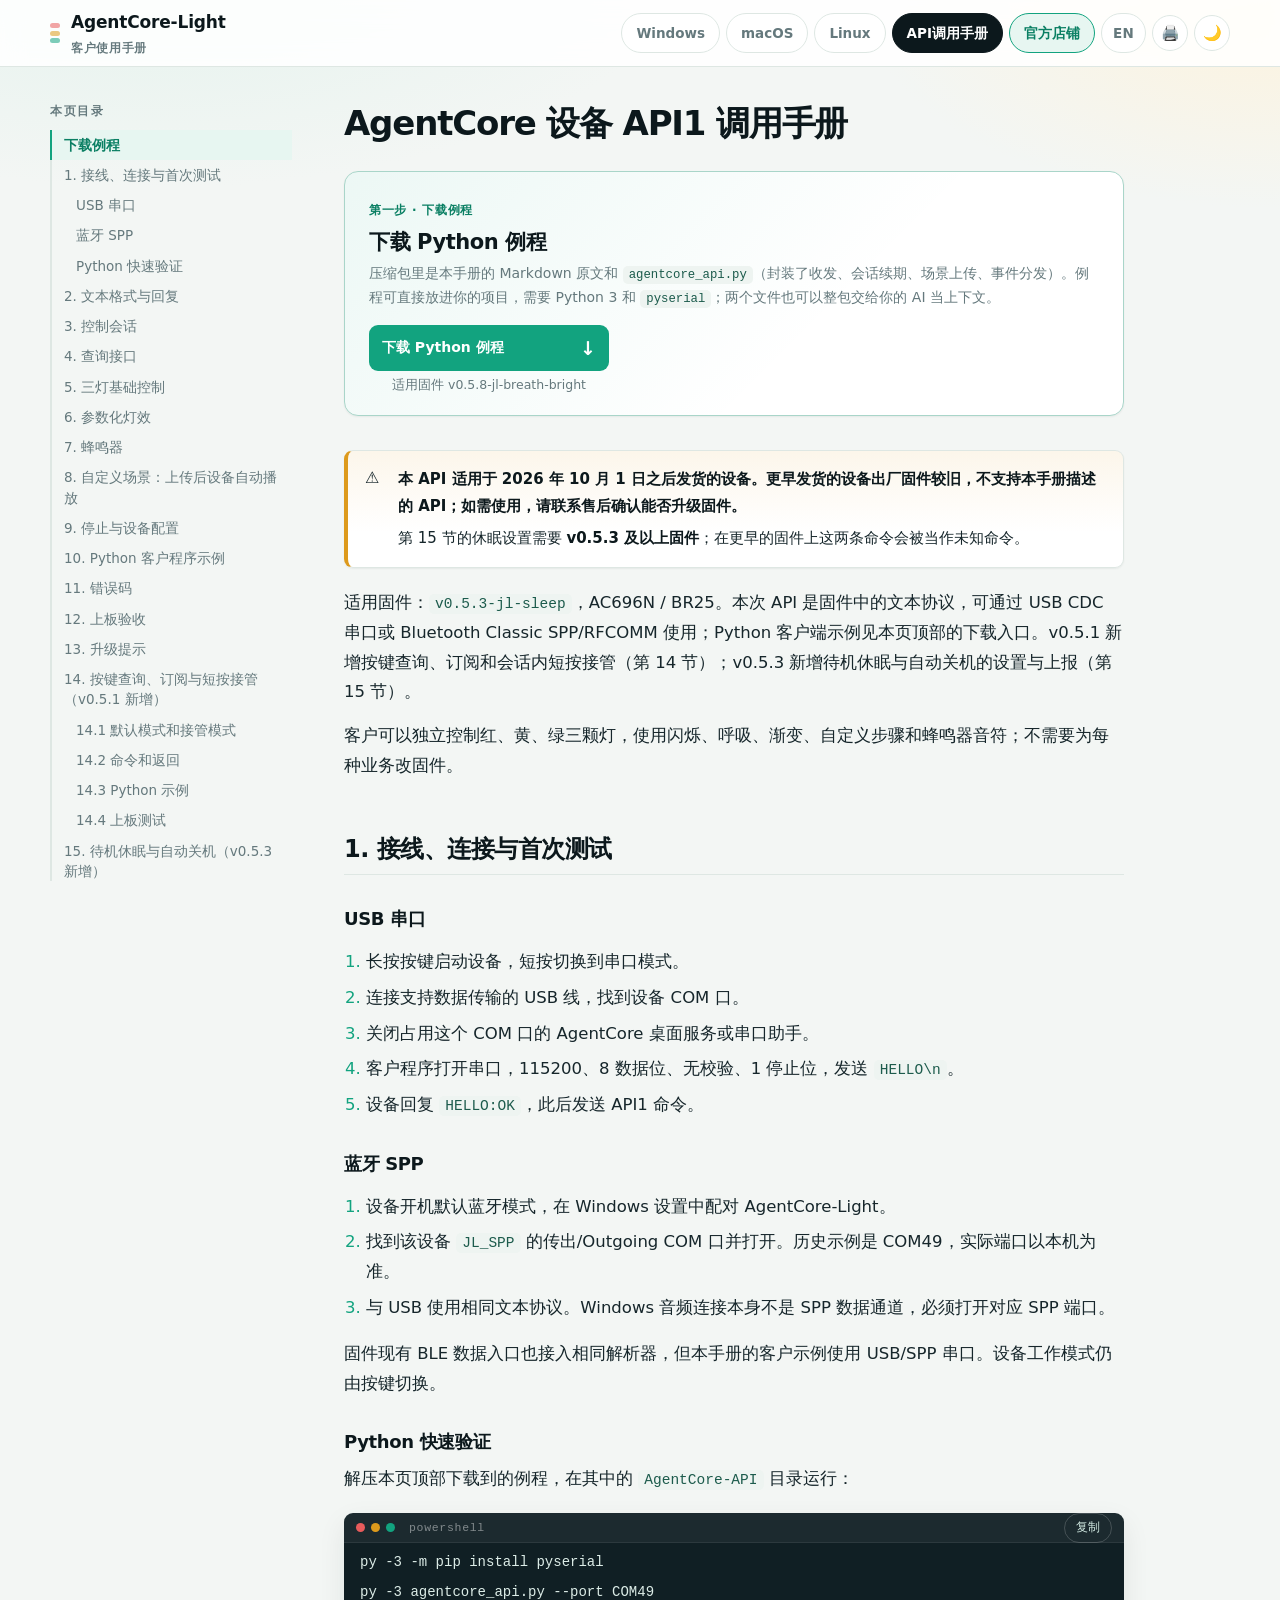
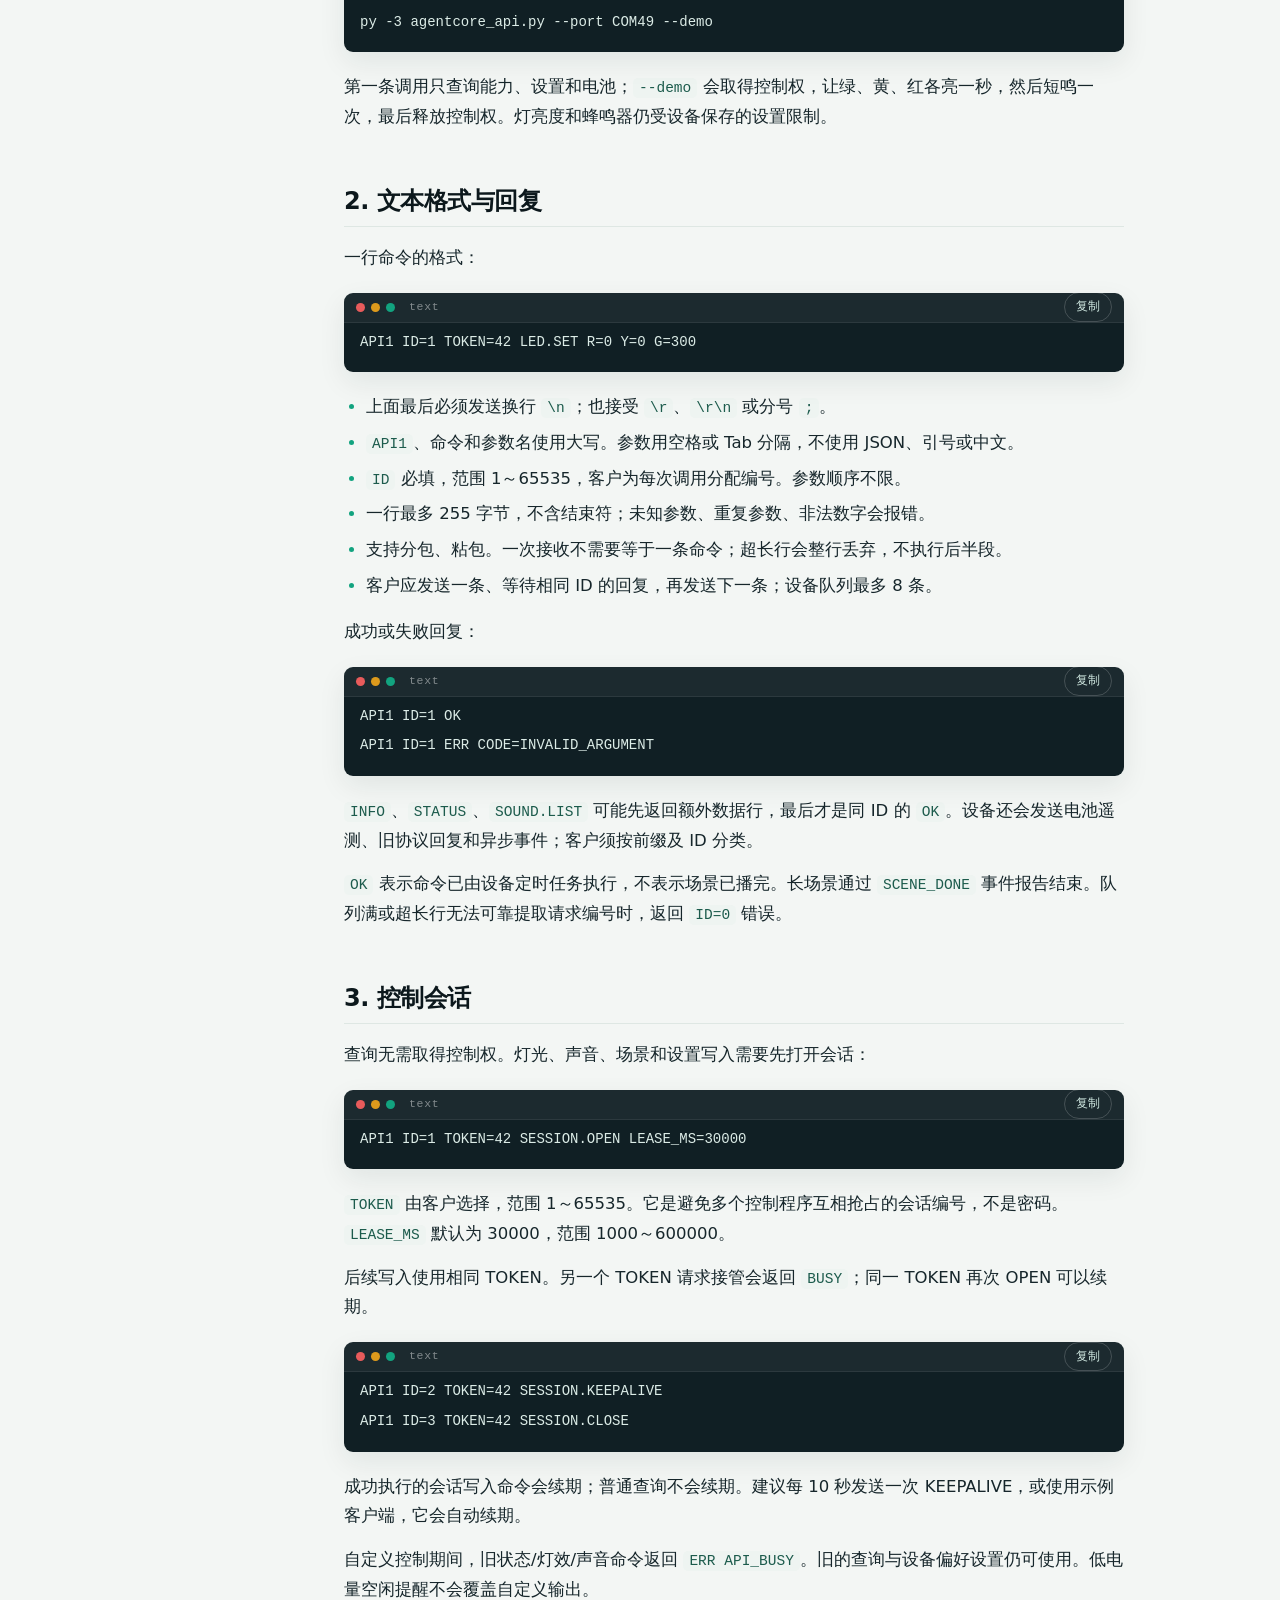
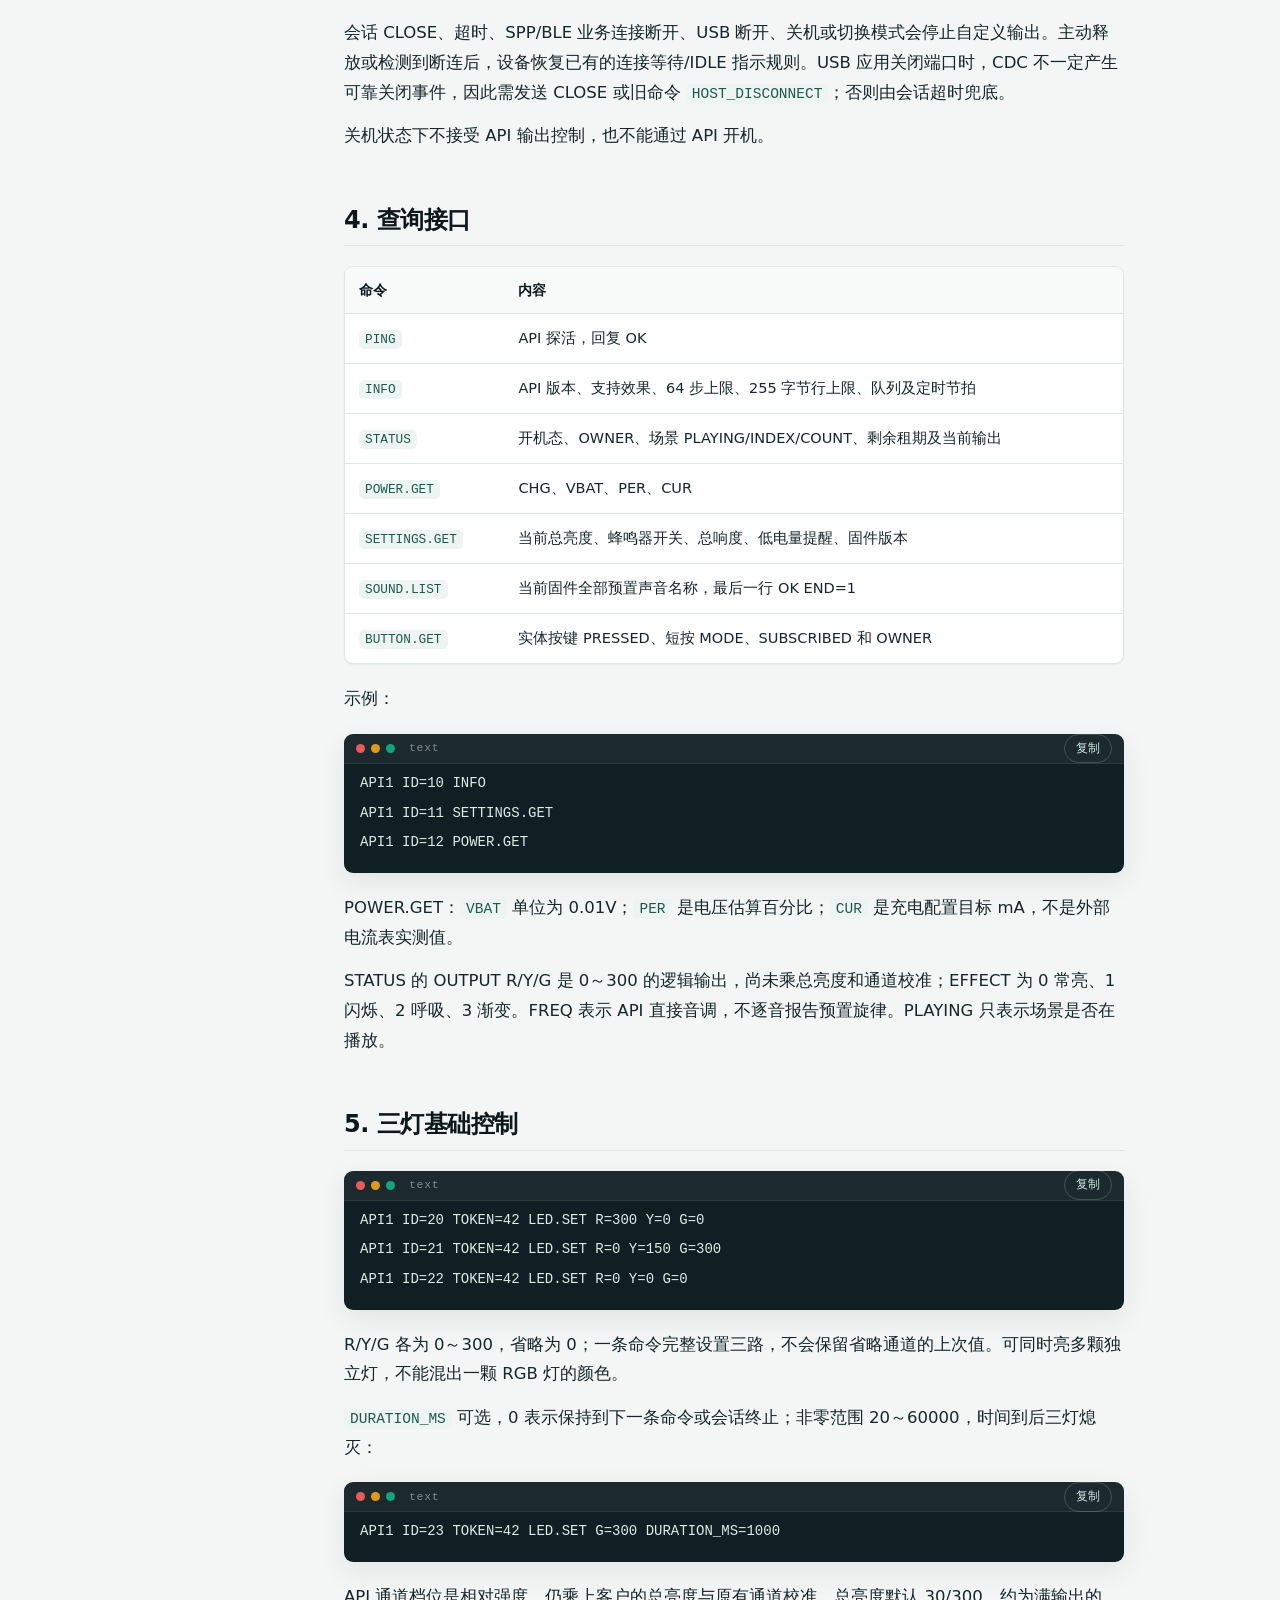
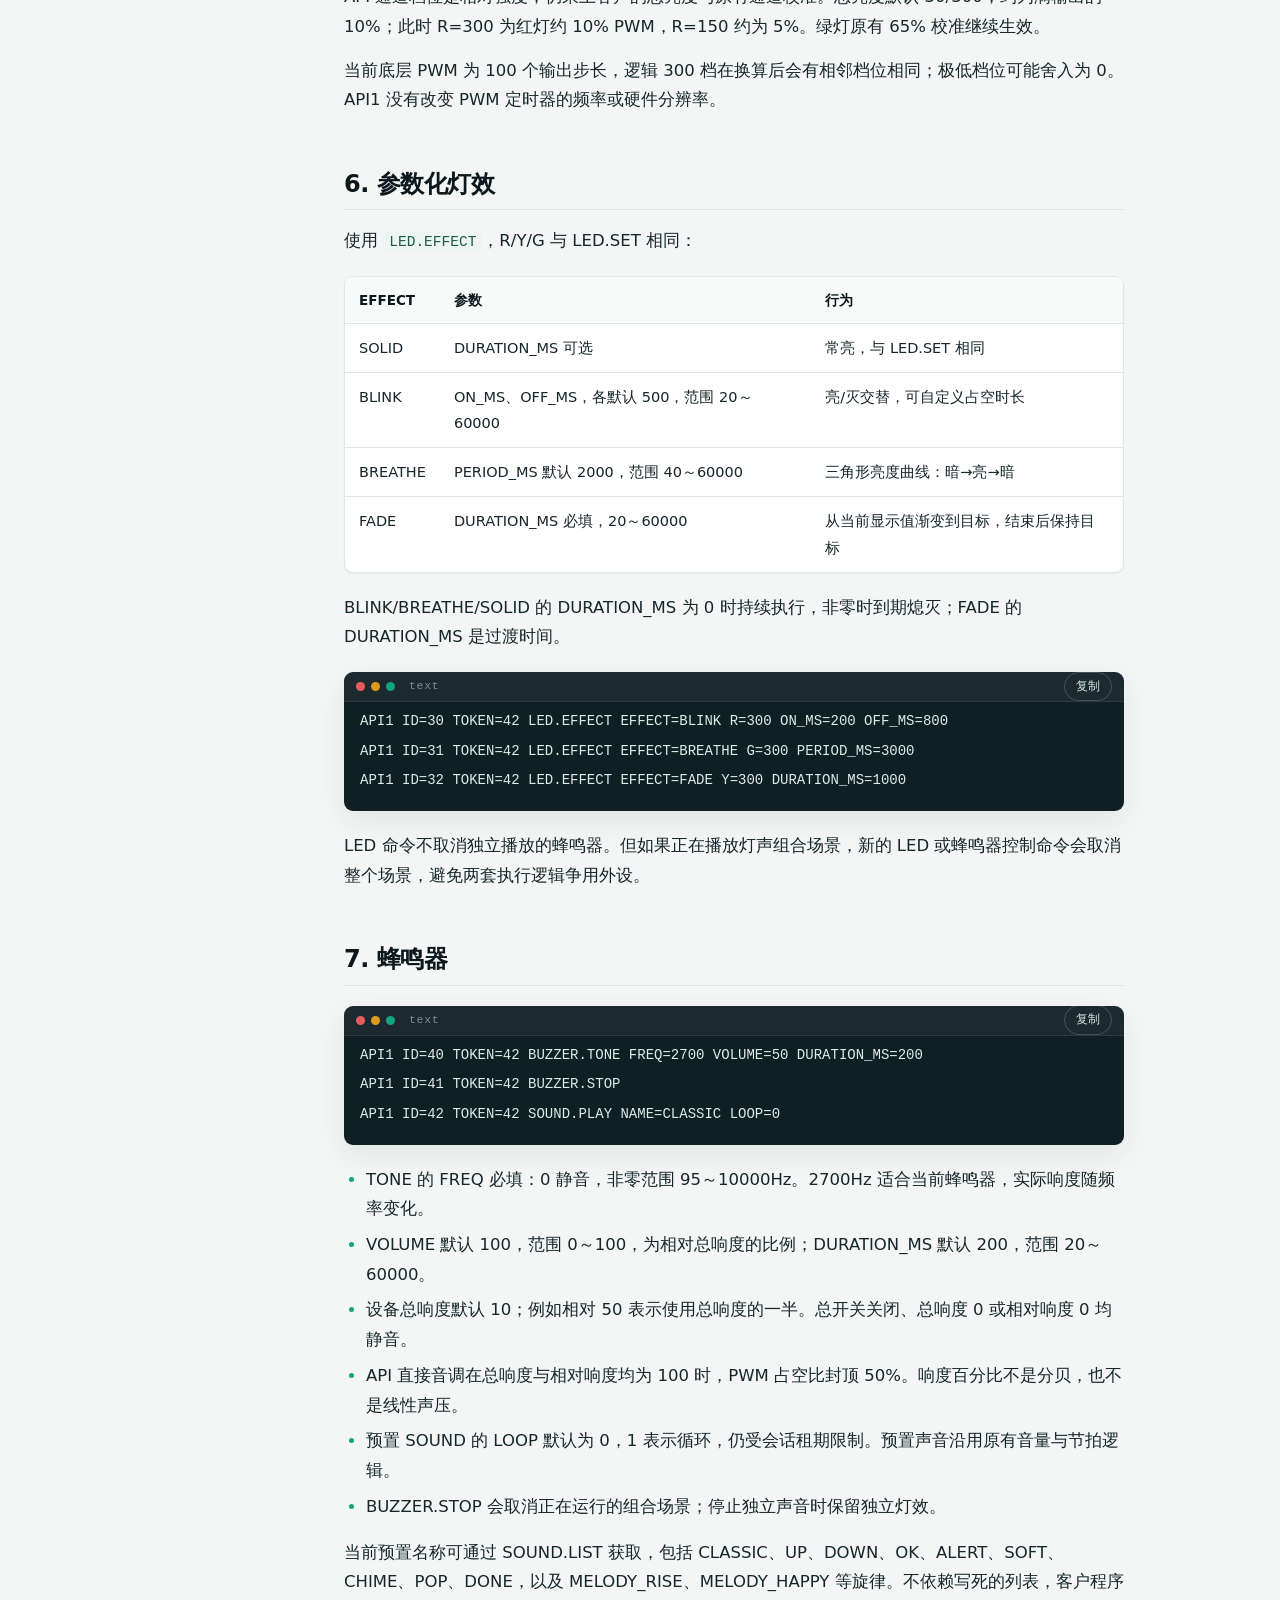
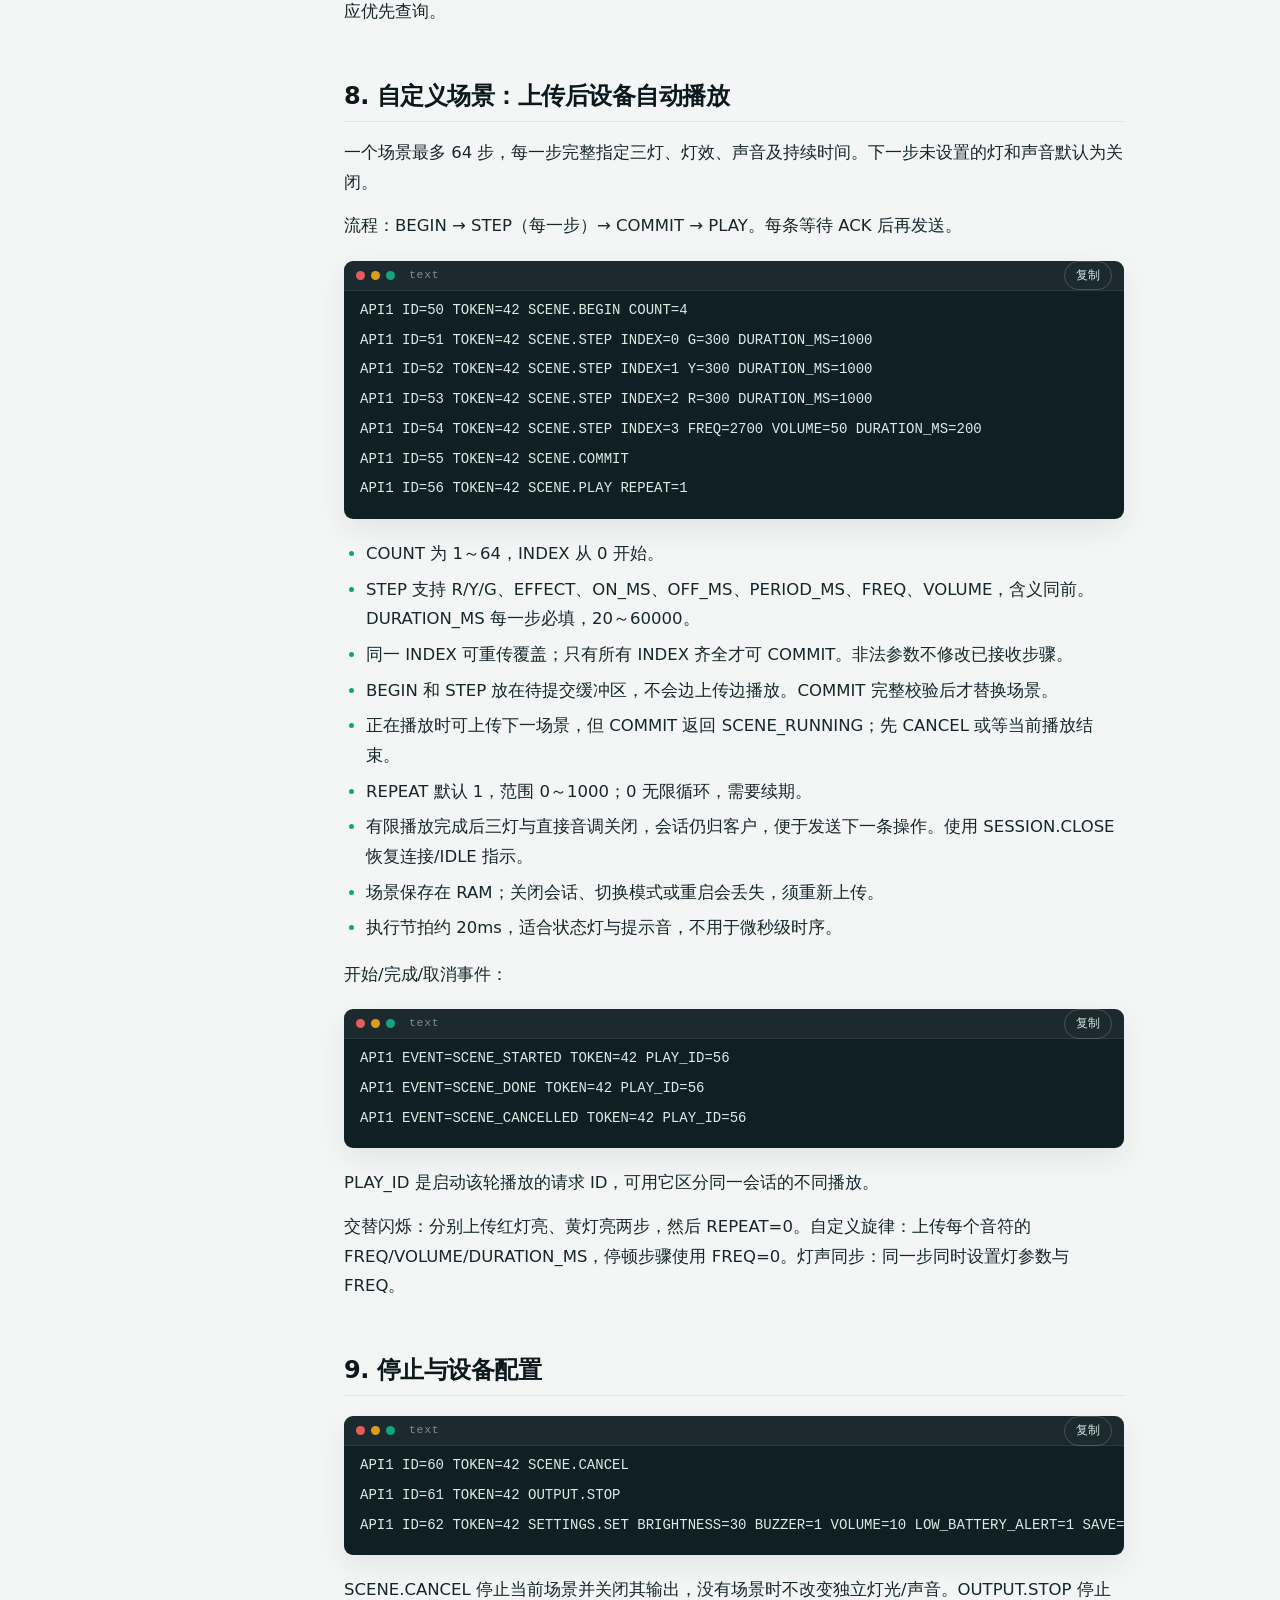
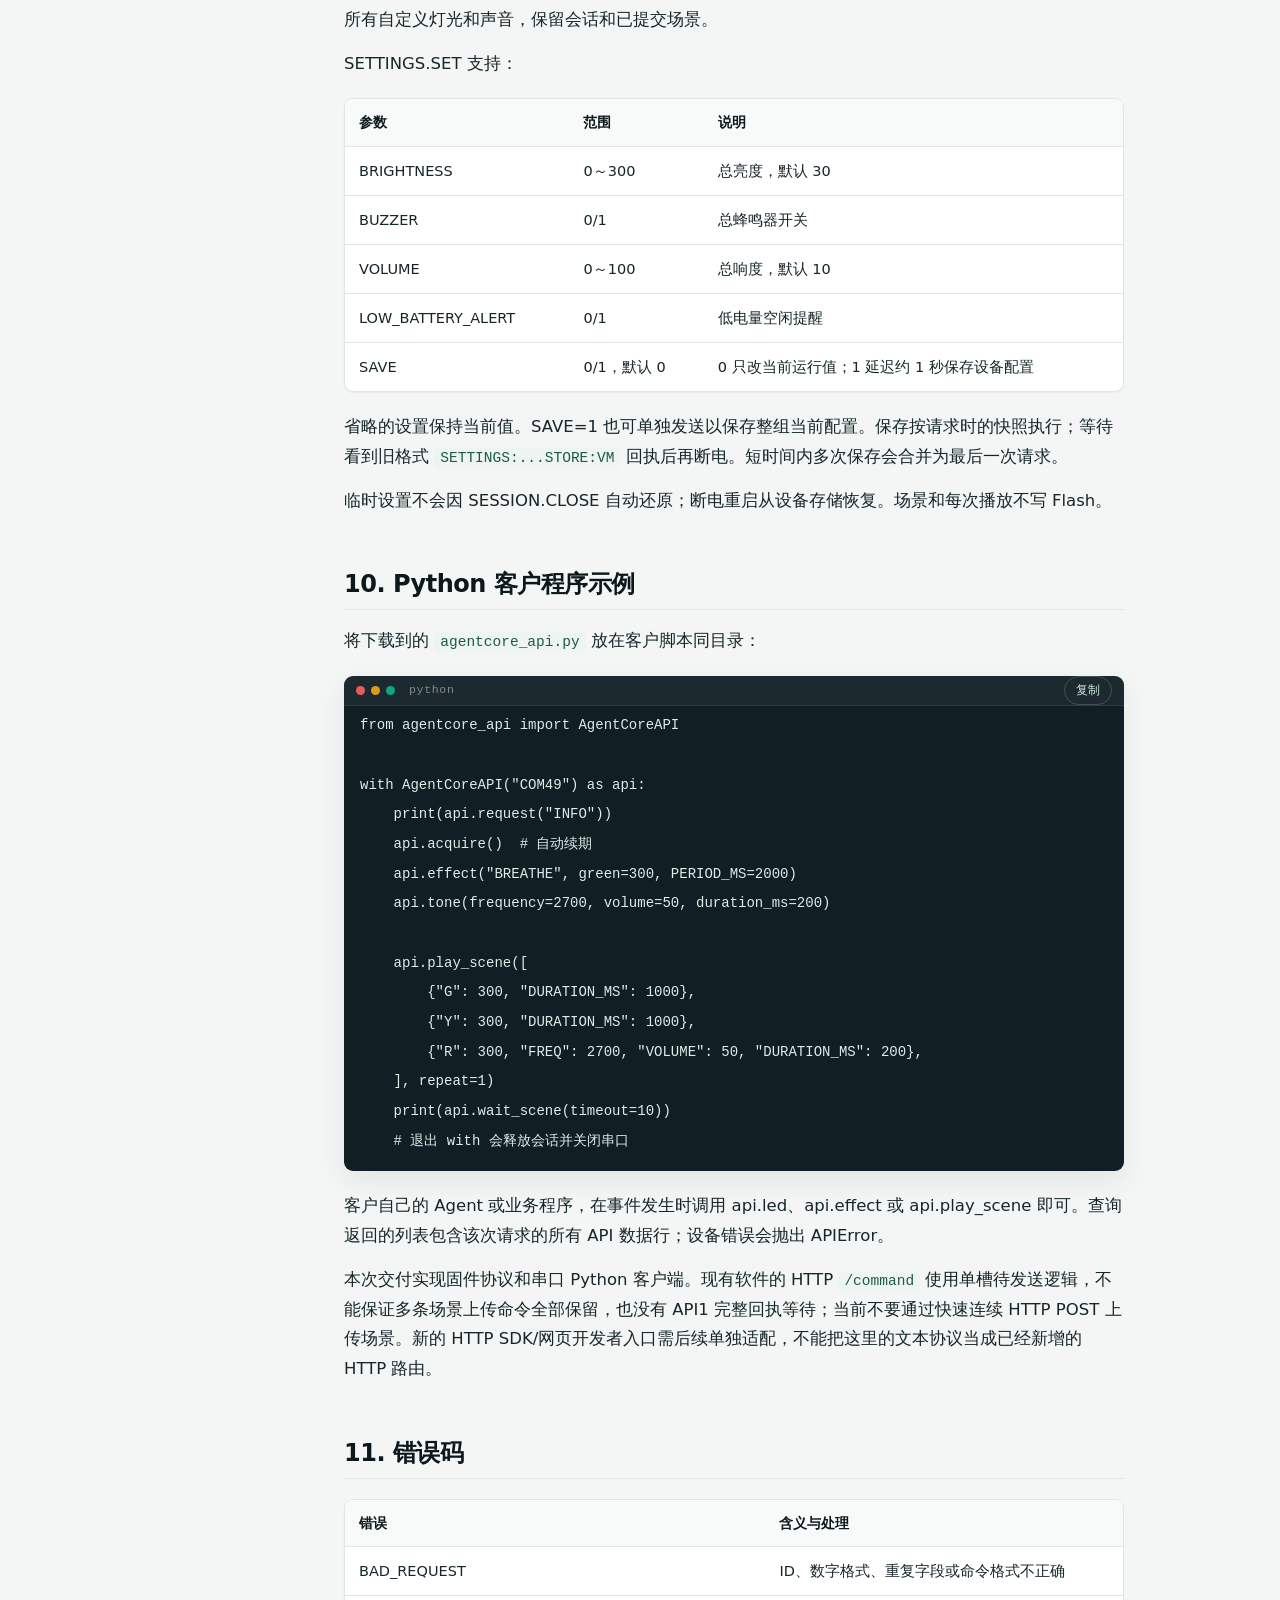
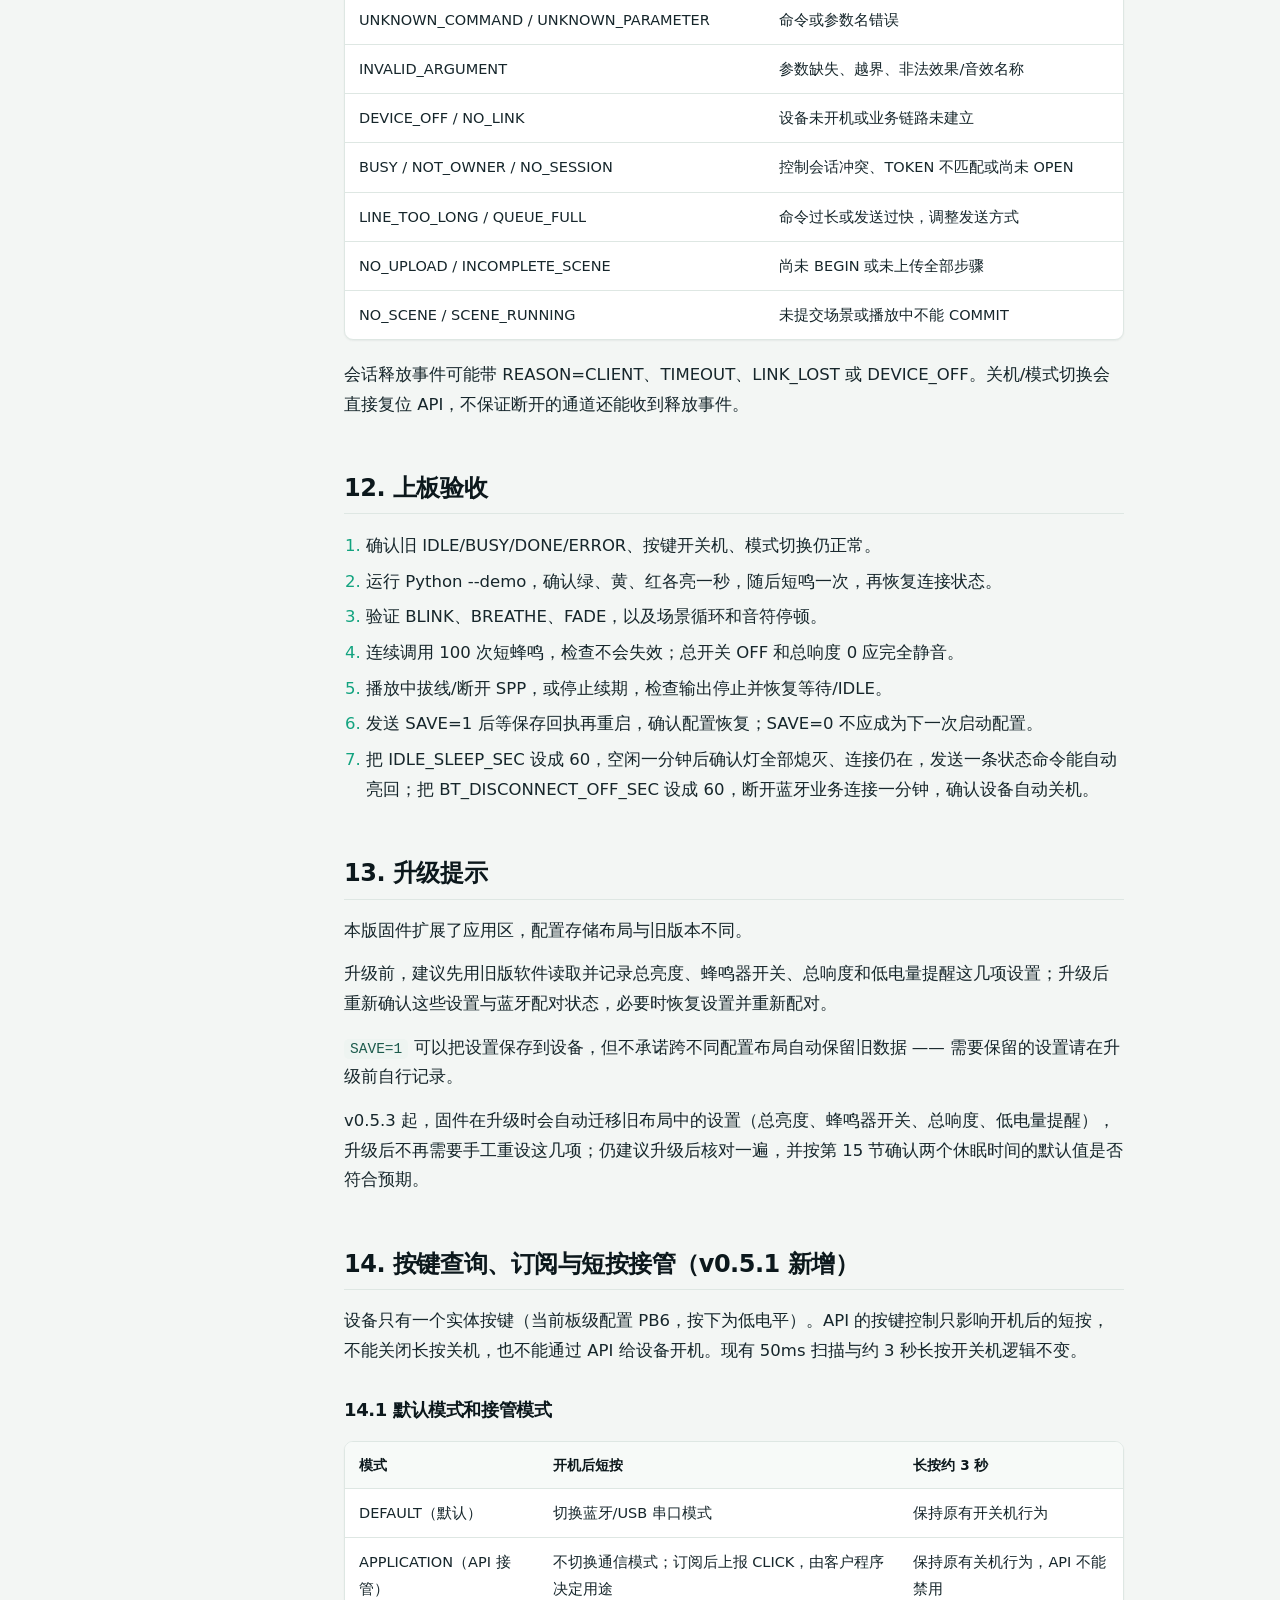
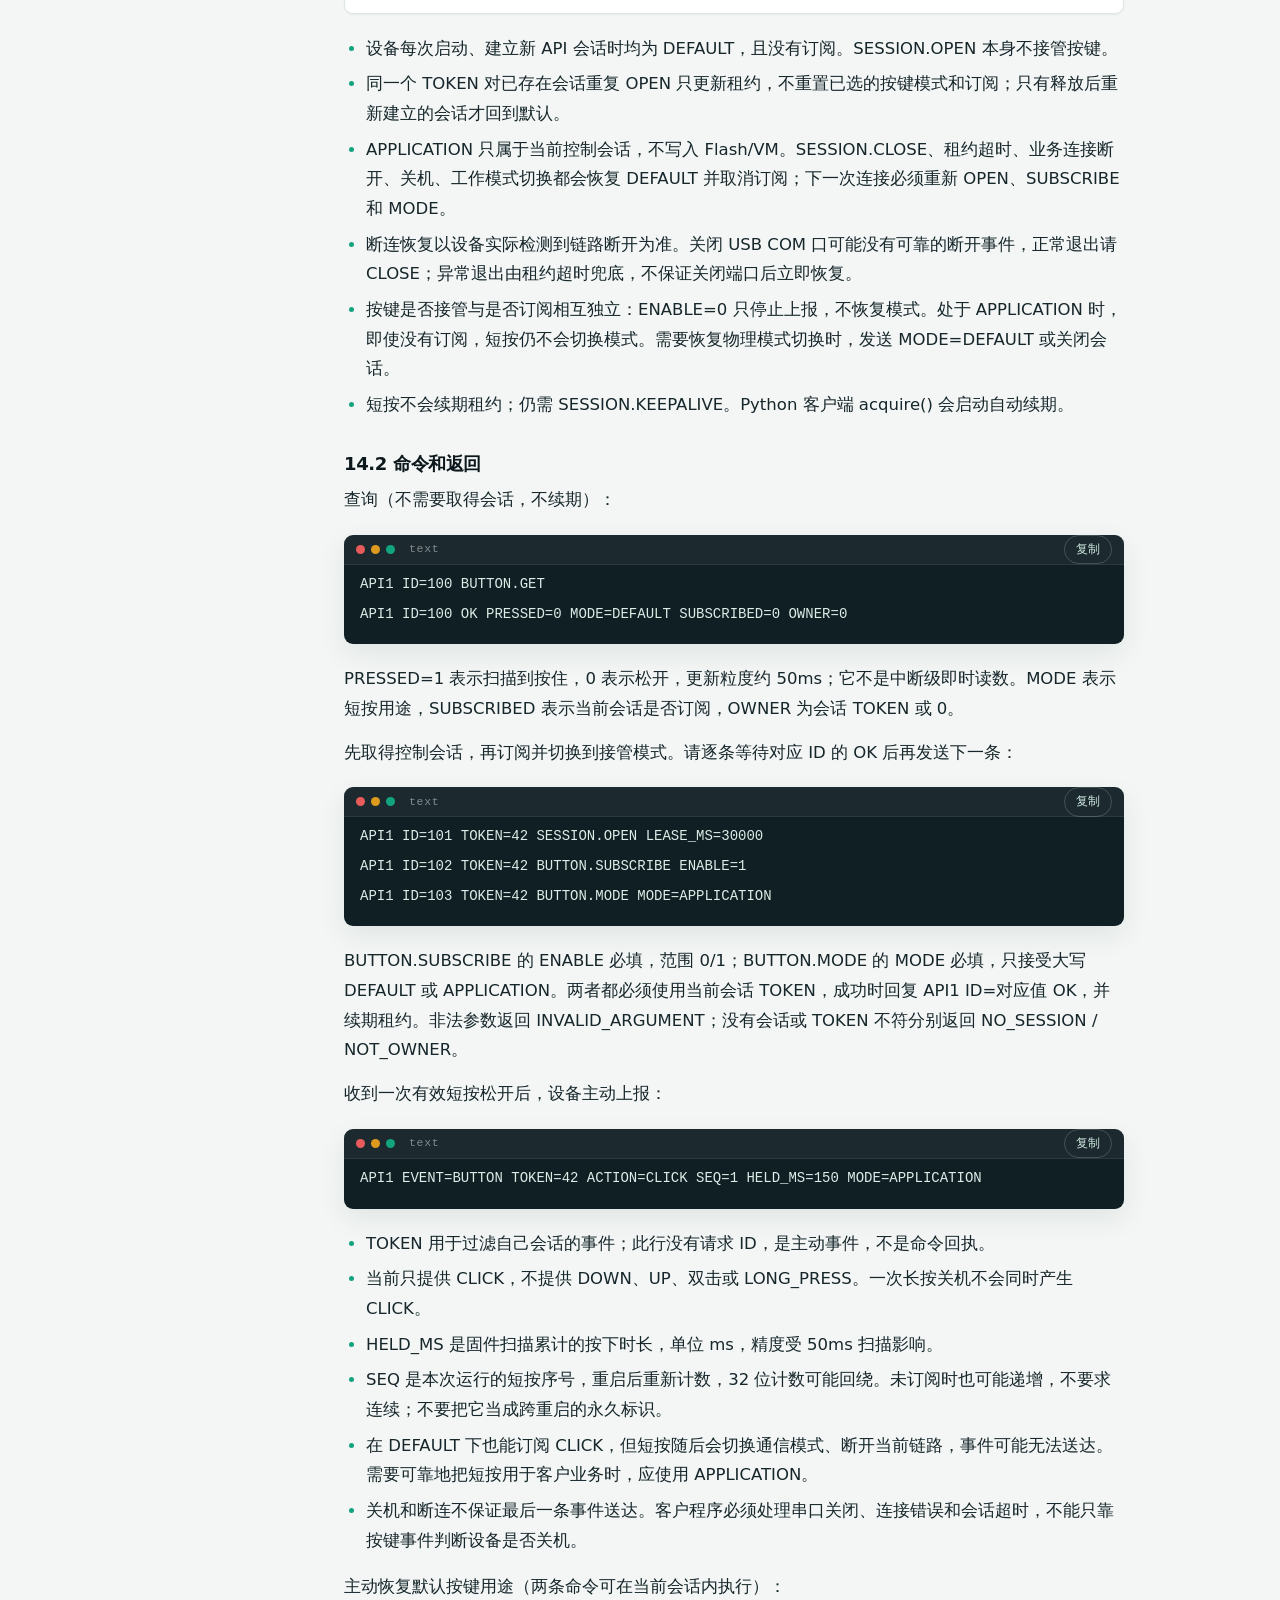
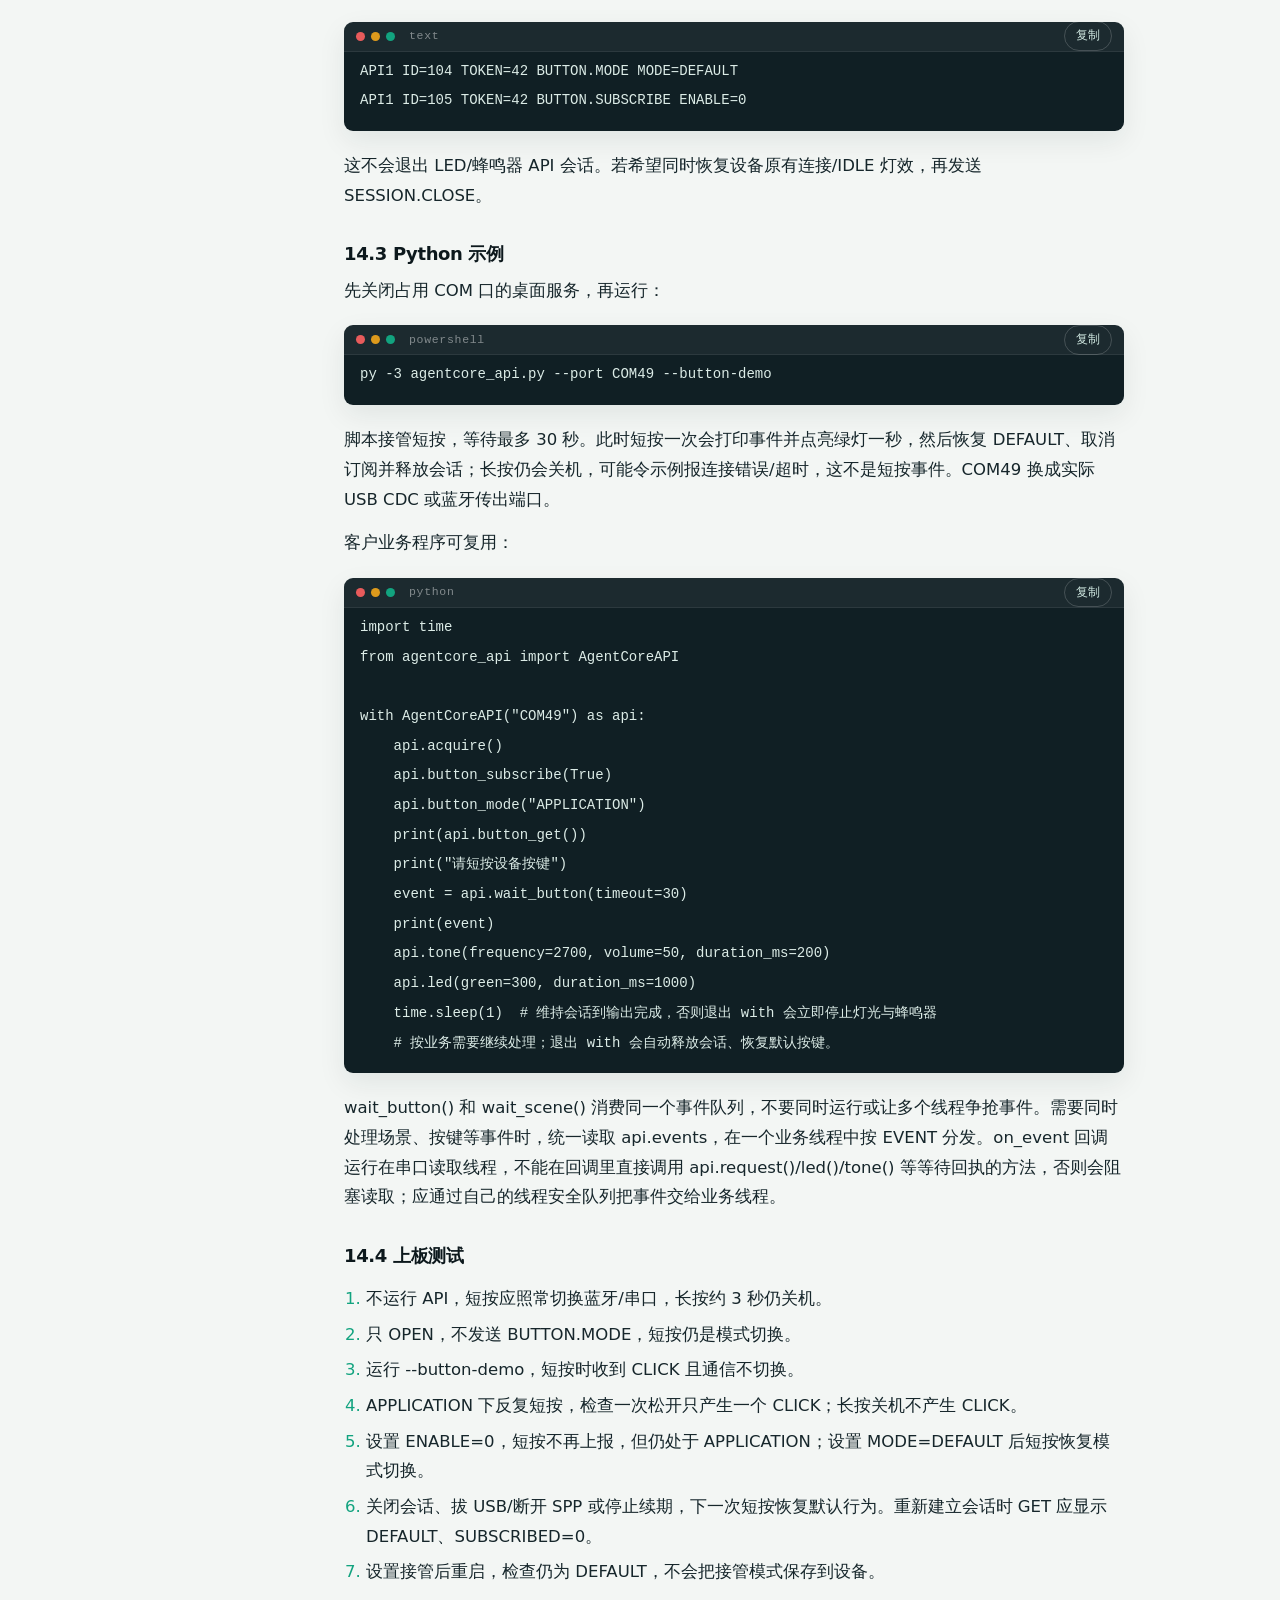
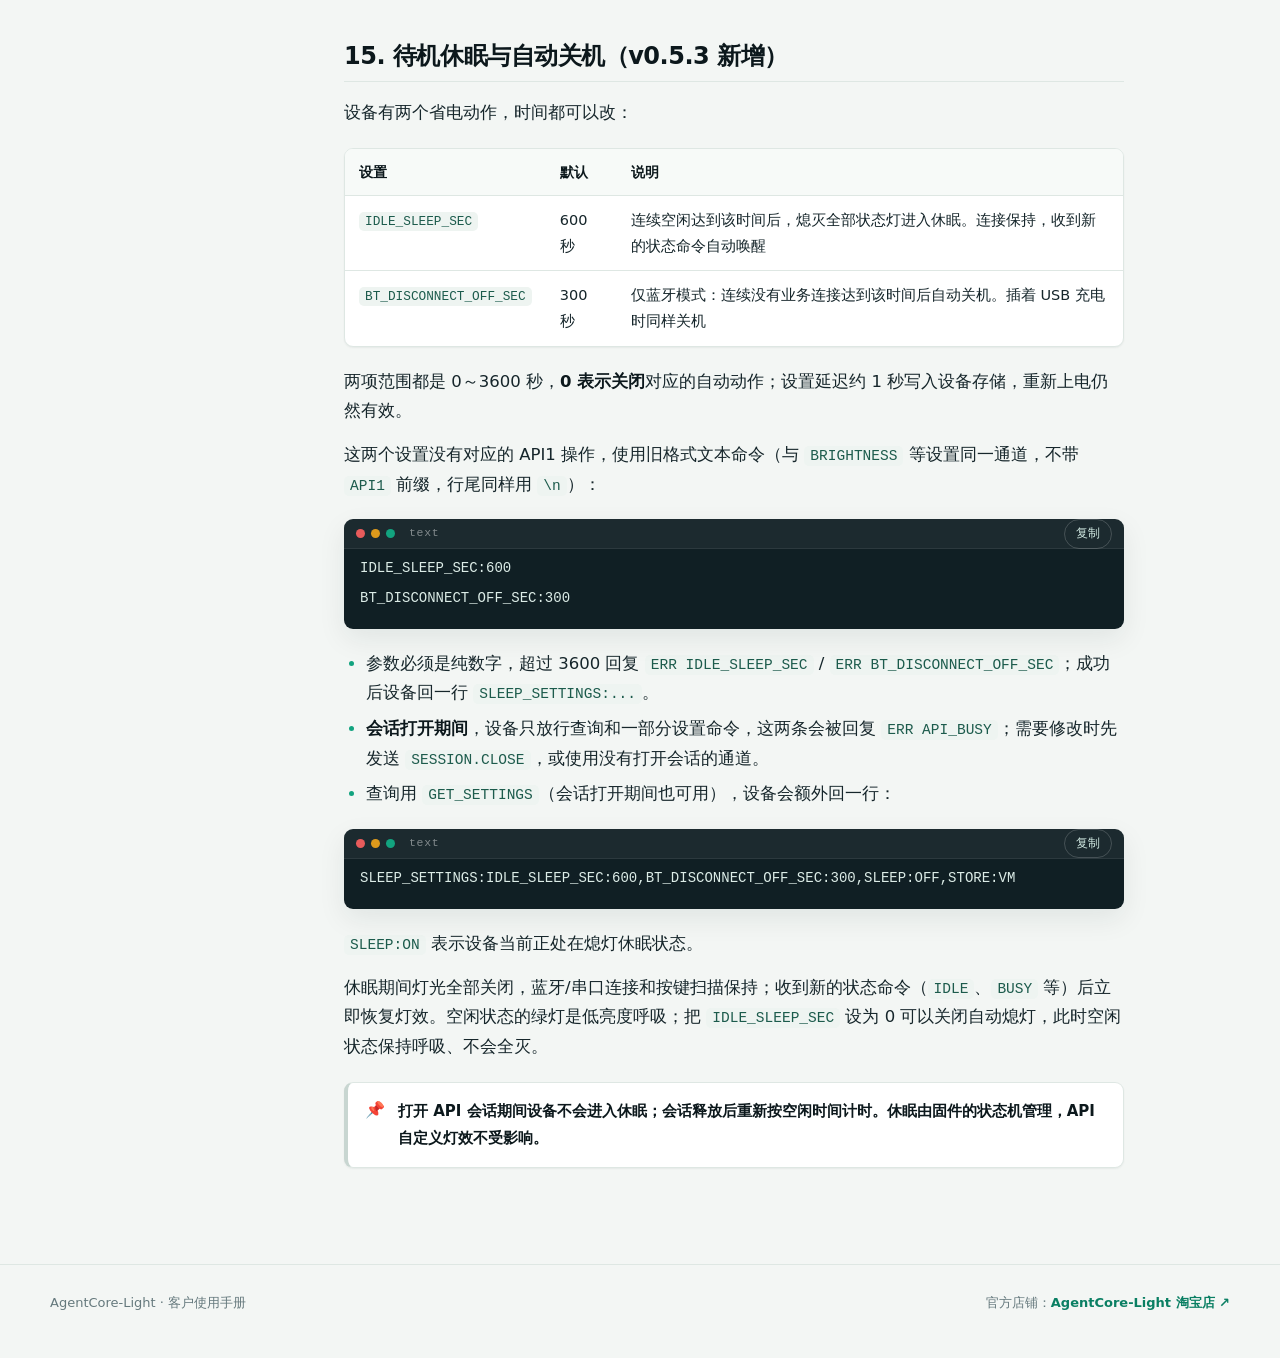
<file: api.html>
<!doctype html>
<html lang="zh-CN" data-lang="zh">
<head>
  <meta charset="utf-8">
  <meta name="viewport" content="width=device-width, initial-scale=1">
  <title>AgentCore-Light API 使用手册</title>
  <meta name="description" content="面向开发者的设备文本协议：串口或蓝牙 SPP 直接控制灯光、蜂鸣器与按键事件">
  <meta name="theme-color" content="#f3f6f4" media="(prefers-color-scheme: light)">
  <meta name="theme-color" content="#0d1517" media="(prefers-color-scheme: dark)">
  <link rel="icon" type="image/svg+xml" href="assets/favicon.svg">
  <link rel="canonical" href="https://fpgamaster-wyc.github.io/AgentCore-light-book/api.html">
  <link rel="alternate" hreflang="zh-CN" href="https://fpgamaster-wyc.github.io/AgentCore-light-book/api.html">
  <link rel="alternate" hreflang="en" href="https://fpgamaster-wyc.github.io/AgentCore-light-book/en/api.html">
  <link rel="alternate" hreflang="x-default" href="https://fpgamaster-wyc.github.io/AgentCore-light-book/api.html">
  <link rel="stylesheet" href="style.css">
  <script>
    // 尽早套用上次选择的主题，避免刷新时闪白
    try {
      var savedTheme = localStorage.getItem('agentcore-manual-theme');
      if (savedTheme === 'dark' || savedTheme === 'light') {
        document.documentElement.dataset.theme = savedTheme;
      }
    } catch (error) {}
  </script>
</head>
<body>
  <a class="skip-link" href="#content">跳到正文</a>
  <div class="progress" id="progress" aria-hidden="true"></div>

  <header class="site-header site-header--dense">
    <div class="wrap header-row">
      <a class="brand" href="index.html">
        <span class="lights" aria-hidden="true"><i></i><i></i><i></i></span>
        <span>AgentCore-Light<small>客户使用手册</small></span>
      </a>
      <div class="header-lamps" aria-hidden="true"><i class="r"></i><i class="y"></i><i class="g"></i></div>
      <nav class="header-nav" aria-label="手册导航">
        <a class="tab" href="windows.html">Windows</a>
        <a class="tab" href="macos.html">macOS</a>
        <a class="tab" href="linux.html">Linux</a>
        <a class="tab active" href="api.html" aria-current="page">API调用手册</a>
        <a class="tab tab-shop" href="https://shop426753734.taobao.com/?spm=a21xtw.29978516.0.0" target="_blank" rel="noopener" title="官方店铺 · 售后与配件">官方店铺</a>
        <a class="tab tab-lang" href="en/api.html" hreflang="en" lang="en" title="Switch to English" data-lang="en">EN</a>
        <button class="icon-btn" id="printBtn" type="button" aria-label="打印或另存为 PDF" title="打印 / 存为 PDF">🖨️</button>
        <button class="icon-btn" id="themeToggle" type="button" aria-label="切换深浅色">🌙</button>
      </nav>
    </div>
  </header>

  <main class="wrap layout" id="content">
    <aside class="toc-side">
      <nav class="toc" aria-label="本页目录"><p class="toc-title">本页目录</p><ol><li class="lvl-2"><a href="#download-panel">下载例程</a></li><li class="lvl-2"><a href="#1-接线-连接与首次测试">1. 接线、连接与首次测试</a><ol><li class="lvl-3"><a href="#usb-串口">USB 串口</a></li><li class="lvl-3"><a href="#蓝牙-spp">蓝牙 SPP</a></li><li class="lvl-3"><a href="#python-快速验证">Python 快速验证</a></li></ol></li><li class="lvl-2"><a href="#2-文本格式与回复">2. 文本格式与回复</a></li><li class="lvl-2"><a href="#3-控制会话">3. 控制会话</a></li><li class="lvl-2"><a href="#4-查询接口">4. 查询接口</a></li><li class="lvl-2"><a href="#5-三灯基础控制">5. 三灯基础控制</a></li><li class="lvl-2"><a href="#6-参数化灯效">6. 参数化灯效</a></li><li class="lvl-2"><a href="#7-蜂鸣器">7. 蜂鸣器</a></li><li class="lvl-2"><a href="#8-自定义场景-上传后设备自动播放">8. 自定义场景：上传后设备自动播放</a></li><li class="lvl-2"><a href="#9-停止与设备配置">9. 停止与设备配置</a></li><li class="lvl-2"><a href="#10-python-客户程序示例">10. Python 客户程序示例</a></li><li class="lvl-2"><a href="#11-错误码">11. 错误码</a></li><li class="lvl-2"><a href="#12-上板验收">12. 上板验收</a></li><li class="lvl-2"><a href="#13-升级提示">13. 升级提示</a></li><li class="lvl-2"><a href="#14-按键查询-订阅与短按接管-v0-5-1-新增">14. 按键查询、订阅与短按接管（v0.5.1 新增）</a><ol><li class="lvl-3"><a href="#14-1-默认模式和接管模式">14.1 默认模式和接管模式</a></li><li class="lvl-3"><a href="#14-2-命令和返回">14.2 命令和返回</a></li><li class="lvl-3"><a href="#14-3-python-示例">14.3 Python 示例</a></li><li class="lvl-3"><a href="#14-4-上板测试">14.4 上板测试</a></li></ol></li><li class="lvl-2"><a href="#15-待机休眠与自动关机-v0-5-3-新增">15. 待机休眠与自动关机（v0.5.3 新增）</a></li></ol></nav>
    </aside>

    <div>
      <details class="toc-mobile">
        <summary>本页目录</summary>
        <nav class="toc" aria-label="本页目录"><p class="toc-title">本页目录</p><ol><li class="lvl-2"><a href="#download-panel">下载例程</a></li><li class="lvl-2"><a href="#1-接线-连接与首次测试">1. 接线、连接与首次测试</a><ol><li class="lvl-3"><a href="#usb-串口">USB 串口</a></li><li class="lvl-3"><a href="#蓝牙-spp">蓝牙 SPP</a></li><li class="lvl-3"><a href="#python-快速验证">Python 快速验证</a></li></ol></li><li class="lvl-2"><a href="#2-文本格式与回复">2. 文本格式与回复</a></li><li class="lvl-2"><a href="#3-控制会话">3. 控制会话</a></li><li class="lvl-2"><a href="#4-查询接口">4. 查询接口</a></li><li class="lvl-2"><a href="#5-三灯基础控制">5. 三灯基础控制</a></li><li class="lvl-2"><a href="#6-参数化灯效">6. 参数化灯效</a></li><li class="lvl-2"><a href="#7-蜂鸣器">7. 蜂鸣器</a></li><li class="lvl-2"><a href="#8-自定义场景-上传后设备自动播放">8. 自定义场景：上传后设备自动播放</a></li><li class="lvl-2"><a href="#9-停止与设备配置">9. 停止与设备配置</a></li><li class="lvl-2"><a href="#10-python-客户程序示例">10. Python 客户程序示例</a></li><li class="lvl-2"><a href="#11-错误码">11. 错误码</a></li><li class="lvl-2"><a href="#12-上板验收">12. 上板验收</a></li><li class="lvl-2"><a href="#13-升级提示">13. 升级提示</a></li><li class="lvl-2"><a href="#14-按键查询-订阅与短按接管-v0-5-1-新增">14. 按键查询、订阅与短按接管（v0.5.1 新增）</a><ol><li class="lvl-3"><a href="#14-1-默认模式和接管模式">14.1 默认模式和接管模式</a></li><li class="lvl-3"><a href="#14-2-命令和返回">14.2 命令和返回</a></li><li class="lvl-3"><a href="#14-3-python-示例">14.3 Python 示例</a></li><li class="lvl-3"><a href="#14-4-上板测试">14.4 上板测试</a></li></ol></li><li class="lvl-2"><a href="#15-待机休眠与自动关机-v0-5-3-新增">15. 待机休眠与自动关机（v0.5.3 新增）</a></li></ol></nav>
      </details>
      <article class="guide-content">
<h1 id="agentcore-设备-api1-调用手册">AgentCore 设备 API1 调用手册</h1>
<section class="download-panel" id="download-panel" data-reveal><div class="download-panel-copy"><span class="download-panel-kicker">第一步 · 下载例程</span><h2>下载 Python 例程</h2><p>压缩包里是本手册的 Markdown 原文和 <code>agentcore_api.py</code>（封装了收发、会话续期、场景上传、事件分发）。例程可直接放进你的项目，需要 Python 3 和 <code>pyserial</code>；两个文件也可以整包交给你的 AI 当上下文。</p></div><div class="download-panel-actions"><div class="download-item"><a class="download-btn" href="https://github.com/FPGAmaster-wyc/AgentCore-light-book/releases/latest/download/AgentCore-API-Python.zip" download>下载 Python 例程 <span>↓</span></a><p class="download-version">适用固件 v0.5.8-jl-breath-bright</p></div></div></section>
<div class="callout callout-important" data-reveal><p>本 API 适用于 <strong>2026 年 10 月 1 日之后发货的设备</strong>。更早发货的设备出厂固件较旧，不支持本手册描述的 API；如需使用，请联系售后确认能否升级固件。</p><p>第 15 节的休眠设置需要 <strong>v0.5.3 及以上固件</strong>；在更早的固件上这两条命令会被当作未知命令。</p></div>
<p>适用固件：<code>v0.5.3-jl-sleep</code>，AC696N / BR25。本次 API 是固件中的文本协议，可通过 USB CDC 串口或 Bluetooth Classic SPP/RFCOMM 使用；Python 客户端示例见本页顶部的下载入口。v0.5.1 新增按键查询、订阅和会话内短按接管（第 14 节）；v0.5.3 新增待机休眠与自动关机的设置与上报（第 15 节）。</p>
<p>客户可以独立控制红、黄、绿三颗灯，使用闪烁、呼吸、渐变、自定义步骤和蜂鸣器音符；不需要为每种业务改固件。</p>
<h2 id="1-接线-连接与首次测试"><a class="anchor" href="#1-接线-连接与首次测试" aria-label="本节链接">#</a>1. 接线、连接与首次测试</h2>
<h3 id="usb-串口"><a class="anchor" href="#usb-串口" aria-label="本节链接">#</a>USB 串口</h3>
<ol>
<li>长按按键启动设备，短按切换到串口模式。</li>
<li>连接支持数据传输的 USB 线，找到设备 COM 口。</li>
<li>关闭占用这个 COM 口的 AgentCore 桌面服务或串口助手。</li>
<li>客户程序打开串口，115200、8 数据位、无校验、1 停止位，发送 <code>HELLO\n</code>。</li>
<li>设备回复 <code>HELLO:OK</code>，此后发送 API1 命令。</li>
</ol>
<h3 id="蓝牙-spp"><a class="anchor" href="#蓝牙-spp" aria-label="本节链接">#</a>蓝牙 SPP</h3>
<ol>
<li>设备开机默认蓝牙模式，在 Windows 设置中配对 AgentCore-Light。</li>
<li>找到该设备 <code>JL_SPP</code> 的传出/Outgoing COM 口并打开。历史示例是 COM49，实际端口以本机为准。</li>
<li>与 USB 使用相同文本协议。Windows 音频连接本身不是 SPP 数据通道，必须打开对应 SPP 端口。</li>
</ol>
<p>固件现有 BLE 数据入口也接入相同解析器，但本手册的客户示例使用 USB/SPP 串口。设备工作模式仍由按键切换。</p>
<h3 id="python-快速验证"><a class="anchor" href="#python-快速验证" aria-label="本节链接">#</a>Python 快速验证</h3>
<p>解压本页顶部下载到的例程，在其中的 <code>AgentCore-API</code> 目录运行：</p>
<div class="code-block" data-reveal><div class="code-bar"><i></i><i></i><i></i><span class="code-lang">powershell</span><button class="copy-btn" type="button">复制</button></div><pre><code>py -3 -m pip install pyserial
py -3 agentcore_api.py --port COM49
py -3 agentcore_api.py --port COM49 --demo</code></pre></div>
<p>第一条调用只查询能力、设置和电池；<code>--demo</code> 会取得控制权，让绿、黄、红各亮一秒，然后短鸣一次，最后释放控制权。灯亮度和蜂鸣器仍受设备保存的设置限制。</p>
<h2 id="2-文本格式与回复"><a class="anchor" href="#2-文本格式与回复" aria-label="本节链接">#</a>2. 文本格式与回复</h2>
<p>一行命令的格式：</p>
<div class="code-block" data-reveal><div class="code-bar"><i></i><i></i><i></i><span class="code-lang">text</span><button class="copy-btn" type="button">复制</button></div><pre><code>API1 ID=1 TOKEN=42 LED.SET R=0 Y=0 G=300</code></pre></div>
<ul>
<li>上面最后必须发送换行 <code>\n</code>；也接受 <code>\r</code>、<code>\r\n</code> 或分号 <code>;</code>。</li>
<li><code>API1</code>、命令和参数名使用大写。参数用空格或 Tab 分隔，不使用 JSON、引号或中文。</li>
<li><code>ID</code> 必填，范围 1～65535，客户为每次调用分配编号。参数顺序不限。</li>
<li>一行最多 255 字节，不含结束符；未知参数、重复参数、非法数字会报错。</li>
<li>支持分包、粘包。一次接收不需要等于一条命令；超长行会整行丢弃，不执行后半段。</li>
<li>客户应发送一条、等待相同 ID 的回复，再发送下一条；设备队列最多 8 条。</li>
</ul>
<p>成功或失败回复：</p>
<div class="code-block" data-reveal><div class="code-bar"><i></i><i></i><i></i><span class="code-lang">text</span><button class="copy-btn" type="button">复制</button></div><pre><code>API1 ID=1 OK
API1 ID=1 ERR CODE=INVALID_ARGUMENT</code></pre></div>
<p><code>INFO</code>、<code>STATUS</code>、<code>SOUND.LIST</code> 可能先返回额外数据行，最后才是同 ID 的 <code>OK</code>。设备还会发送电池遥测、旧协议回复和异步事件；客户须按前缀及 ID 分类。</p>
<p><code>OK</code> 表示命令已由设备定时任务执行，不表示场景已播完。长场景通过 <code>SCENE_DONE</code> 事件报告结束。队列满或超长行无法可靠提取请求编号时，返回 <code>ID=0</code> 错误。</p>
<h2 id="3-控制会话"><a class="anchor" href="#3-控制会话" aria-label="本节链接">#</a>3. 控制会话</h2>
<p>查询无需取得控制权。灯光、声音、场景和设置写入需要先打开会话：</p>
<div class="code-block" data-reveal><div class="code-bar"><i></i><i></i><i></i><span class="code-lang">text</span><button class="copy-btn" type="button">复制</button></div><pre><code>API1 ID=1 TOKEN=42 SESSION.OPEN LEASE_MS=30000</code></pre></div>
<p><code>TOKEN</code> 由客户选择，范围 1～65535。它是避免多个控制程序互相抢占的会话编号，不是密码。<code>LEASE_MS</code> 默认为 30000，范围 1000～600000。</p>
<p>后续写入使用相同 TOKEN。另一个 TOKEN 请求接管会返回 <code>BUSY</code>；同一 TOKEN 再次 OPEN 可以续期。</p>
<div class="code-block" data-reveal><div class="code-bar"><i></i><i></i><i></i><span class="code-lang">text</span><button class="copy-btn" type="button">复制</button></div><pre><code>API1 ID=2 TOKEN=42 SESSION.KEEPALIVE
API1 ID=3 TOKEN=42 SESSION.CLOSE</code></pre></div>
<p>成功执行的会话写入命令会续期；普通查询不会续期。建议每 10 秒发送一次 KEEPALIVE，或使用示例客户端，它会自动续期。</p>
<p>自定义控制期间，旧状态/灯效/声音命令返回 <code>ERR API_BUSY</code>。旧的查询与设备偏好设置仍可使用。低电量空闲提醒不会覆盖自定义输出。</p>
<p>会话 CLOSE、超时、SPP/BLE 业务连接断开、USB 断开、关机或切换模式会停止自定义输出。主动释放或检测到断连后，设备恢复已有的连接等待/IDLE 指示规则。USB 应用关闭端口时，CDC 不一定产生可靠关闭事件，因此需发送 CLOSE 或旧命令 <code>HOST_DISCONNECT</code>；否则由会话超时兜底。</p>
<p>关机状态下不接受 API 输出控制，也不能通过 API 开机。</p>
<h2 id="4-查询接口"><a class="anchor" href="#4-查询接口" aria-label="本节链接">#</a>4. 查询接口</h2>
<div class="table-wrap" data-reveal><table><tbody><tr><th>命令</th><th>内容</th></tr><tr><td><code>PING</code></td><td>API 探活，回复 OK</td></tr><tr><td><code>INFO</code></td><td>API 版本、支持效果、64 步上限、255 字节行上限、队列及定时节拍</td></tr><tr><td><code>STATUS</code></td><td>开机态、OWNER、场景 PLAYING/INDEX/COUNT、剩余租期及当前输出</td></tr><tr><td><code>POWER.GET</code></td><td>CHG、VBAT、PER、CUR</td></tr><tr><td><code>SETTINGS.GET</code></td><td>当前总亮度、蜂鸣器开关、总响度、低电量提醒、固件版本</td></tr><tr><td><code>SOUND.LIST</code></td><td>当前固件全部预置声音名称，最后一行 OK END=1</td></tr><tr><td><code>BUTTON.GET</code></td><td>实体按键 PRESSED、短按 MODE、SUBSCRIBED 和 OWNER</td></tr></tbody></table></div>
<p>示例：</p>
<div class="code-block" data-reveal><div class="code-bar"><i></i><i></i><i></i><span class="code-lang">text</span><button class="copy-btn" type="button">复制</button></div><pre><code>API1 ID=10 INFO
API1 ID=11 SETTINGS.GET
API1 ID=12 POWER.GET</code></pre></div>
<p>POWER.GET：<code>VBAT</code> 单位为 0.01V；<code>PER</code> 是电压估算百分比；<code>CUR</code> 是充电配置目标 mA，不是外部电流表实测值。</p>
<p>STATUS 的 OUTPUT R/Y/G 是 0～300 的逻辑输出，尚未乘总亮度和通道校准；EFFECT 为 0 常亮、1 闪烁、2 呼吸、3 渐变。FREQ 表示 API 直接音调，不逐音报告预置旋律。PLAYING 只表示场景是否在播放。</p>
<h2 id="5-三灯基础控制"><a class="anchor" href="#5-三灯基础控制" aria-label="本节链接">#</a>5. 三灯基础控制</h2>
<div class="code-block" data-reveal><div class="code-bar"><i></i><i></i><i></i><span class="code-lang">text</span><button class="copy-btn" type="button">复制</button></div><pre><code>API1 ID=20 TOKEN=42 LED.SET R=300 Y=0 G=0
API1 ID=21 TOKEN=42 LED.SET R=0 Y=150 G=300
API1 ID=22 TOKEN=42 LED.SET R=0 Y=0 G=0</code></pre></div>
<p>R/Y/G 各为 0～300，省略为 0；一条命令完整设置三路，不会保留省略通道的上次值。可同时亮多颗独立灯，不能混出一颗 RGB 灯的颜色。</p>
<p><code>DURATION_MS</code> 可选，0 表示保持到下一条命令或会话终止；非零范围 20～60000，时间到后三灯熄灭：</p>
<div class="code-block" data-reveal><div class="code-bar"><i></i><i></i><i></i><span class="code-lang">text</span><button class="copy-btn" type="button">复制</button></div><pre><code>API1 ID=23 TOKEN=42 LED.SET G=300 DURATION_MS=1000</code></pre></div>
<p>API 通道档位是相对强度，仍乘上客户的总亮度与原有通道校准。总亮度默认 30/300，约为满输出的 10%；此时 R=300 为红灯约 10% PWM，R=150 约为 5%。绿灯原有 65% 校准继续生效。</p>
<p>当前底层 PWM 为 100 个输出步长，逻辑 300 档在换算后会有相邻档位相同；极低档位可能舍入为 0。API1 没有改变 PWM 定时器的频率或硬件分辨率。</p>
<h2 id="6-参数化灯效"><a class="anchor" href="#6-参数化灯效" aria-label="本节链接">#</a>6. 参数化灯效</h2>
<p>使用 <code>LED.EFFECT</code>，R/Y/G 与 LED.SET 相同：</p>
<div class="table-wrap" data-reveal><table class="table-wide"><tbody><tr><th>EFFECT</th><th>参数</th><th>行为</th></tr><tr><td>SOLID</td><td>DURATION_MS 可选</td><td>常亮，与 LED.SET 相同</td></tr><tr><td>BLINK</td><td>ON_MS、OFF_MS，各默认 500，范围 20～60000</td><td>亮/灭交替，可自定义占空时长</td></tr><tr><td>BREATHE</td><td>PERIOD_MS 默认 2000，范围 40～60000</td><td>三角形亮度曲线：暗→亮→暗</td></tr><tr><td>FADE</td><td>DURATION_MS 必填，20～60000</td><td>从当前显示值渐变到目标，结束后保持目标</td></tr></tbody></table></div>
<p>BLINK/BREATHE/SOLID 的 DURATION_MS 为 0 时持续执行，非零时到期熄灭；FADE 的 DURATION_MS 是过渡时间。</p>
<div class="code-block" data-reveal><div class="code-bar"><i></i><i></i><i></i><span class="code-lang">text</span><button class="copy-btn" type="button">复制</button></div><pre><code>API1 ID=30 TOKEN=42 LED.EFFECT EFFECT=BLINK R=300 ON_MS=200 OFF_MS=800
API1 ID=31 TOKEN=42 LED.EFFECT EFFECT=BREATHE G=300 PERIOD_MS=3000
API1 ID=32 TOKEN=42 LED.EFFECT EFFECT=FADE Y=300 DURATION_MS=1000</code></pre></div>
<p>LED 命令不取消独立播放的蜂鸣器。但如果正在播放灯声组合场景，新的 LED 或蜂鸣器控制命令会取消整个场景，避免两套执行逻辑争用外设。</p>
<h2 id="7-蜂鸣器"><a class="anchor" href="#7-蜂鸣器" aria-label="本节链接">#</a>7. 蜂鸣器</h2>
<div class="code-block" data-reveal><div class="code-bar"><i></i><i></i><i></i><span class="code-lang">text</span><button class="copy-btn" type="button">复制</button></div><pre><code>API1 ID=40 TOKEN=42 BUZZER.TONE FREQ=2700 VOLUME=50 DURATION_MS=200
API1 ID=41 TOKEN=42 BUZZER.STOP
API1 ID=42 TOKEN=42 SOUND.PLAY NAME=CLASSIC LOOP=0</code></pre></div>
<ul>
<li>TONE 的 FREQ 必填：0 静音，非零范围 95～10000Hz。2700Hz 适合当前蜂鸣器，实际响度随频率变化。</li>
<li>VOLUME 默认 100，范围 0～100，为相对总响度的比例；DURATION_MS 默认 200，范围 20～60000。</li>
<li>设备总响度默认 10；例如相对 50 表示使用总响度的一半。总开关关闭、总响度 0 或相对响度 0 均静音。</li>
<li>API 直接音调在总响度与相对响度均为 100 时，PWM 占空比封顶 50%。响度百分比不是分贝，也不是线性声压。</li>
<li>预置 SOUND 的 LOOP 默认为 0，1 表示循环，仍受会话租期限制。预置声音沿用原有音量与节拍逻辑。</li>
<li>BUZZER.STOP 会取消正在运行的组合场景；停止独立声音时保留独立灯效。</li>
</ul>
<p>当前预置名称可通过 SOUND.LIST 获取，包括 CLASSIC、UP、DOWN、OK、ALERT、SOFT、CHIME、POP、DONE，以及 MELODY_RISE、MELODY_HAPPY 等旋律。不依赖写死的列表，客户程序应优先查询。</p>
<h2 id="8-自定义场景-上传后设备自动播放"><a class="anchor" href="#8-自定义场景-上传后设备自动播放" aria-label="本节链接">#</a>8. 自定义场景：上传后设备自动播放</h2>
<p>一个场景最多 64 步，每一步完整指定三灯、灯效、声音及持续时间。下一步未设置的灯和声音默认为关闭。</p>
<p>流程：BEGIN → STEP（每一步）→ COMMIT → PLAY。每条等待 ACK 后再发送。</p>
<div class="code-block" data-reveal><div class="code-bar"><i></i><i></i><i></i><span class="code-lang">text</span><button class="copy-btn" type="button">复制</button></div><pre><code>API1 ID=50 TOKEN=42 SCENE.BEGIN COUNT=4
API1 ID=51 TOKEN=42 SCENE.STEP INDEX=0 G=300 DURATION_MS=1000
API1 ID=52 TOKEN=42 SCENE.STEP INDEX=1 Y=300 DURATION_MS=1000
API1 ID=53 TOKEN=42 SCENE.STEP INDEX=2 R=300 DURATION_MS=1000
API1 ID=54 TOKEN=42 SCENE.STEP INDEX=3 FREQ=2700 VOLUME=50 DURATION_MS=200
API1 ID=55 TOKEN=42 SCENE.COMMIT
API1 ID=56 TOKEN=42 SCENE.PLAY REPEAT=1</code></pre></div>
<ul>
<li>COUNT 为 1～64，INDEX 从 0 开始。</li>
<li>STEP 支持 R/Y/G、EFFECT、ON_MS、OFF_MS、PERIOD_MS、FREQ、VOLUME，含义同前。DURATION_MS 每一步必填，20～60000。</li>
<li>同一 INDEX 可重传覆盖；只有所有 INDEX 齐全才可 COMMIT。非法参数不修改已接收步骤。</li>
<li>BEGIN 和 STEP 放在待提交缓冲区，不会边上传边播放。COMMIT 完整校验后才替换场景。</li>
<li>正在播放时可上传下一场景，但 COMMIT 返回 SCENE_RUNNING；先 CANCEL 或等当前播放结束。</li>
<li>REPEAT 默认 1，范围 0～1000；0 无限循环，需要续期。</li>
<li>有限播放完成后三灯与直接音调关闭，会话仍归客户，便于发送下一条操作。使用 SESSION.CLOSE 恢复连接/IDLE 指示。</li>
<li>场景保存在 RAM；关闭会话、切换模式或重启会丢失，须重新上传。</li>
<li>执行节拍约 20ms，适合状态灯与提示音，不用于微秒级时序。</li>
</ul>
<p>开始/完成/取消事件：</p>
<div class="code-block" data-reveal><div class="code-bar"><i></i><i></i><i></i><span class="code-lang">text</span><button class="copy-btn" type="button">复制</button></div><pre><code>API1 EVENT=SCENE_STARTED TOKEN=42 PLAY_ID=56
API1 EVENT=SCENE_DONE TOKEN=42 PLAY_ID=56
API1 EVENT=SCENE_CANCELLED TOKEN=42 PLAY_ID=56</code></pre></div>
<p>PLAY_ID 是启动该轮播放的请求 ID，可用它区分同一会话的不同播放。</p>
<p>交替闪烁：分别上传红灯亮、黄灯亮两步，然后 REPEAT=0。自定义旋律：上传每个音符的 FREQ/VOLUME/DURATION_MS，停顿步骤使用 FREQ=0。灯声同步：同一步同时设置灯参数与 FREQ。</p>
<h2 id="9-停止与设备配置"><a class="anchor" href="#9-停止与设备配置" aria-label="本节链接">#</a>9. 停止与设备配置</h2>
<div class="code-block" data-reveal><div class="code-bar"><i></i><i></i><i></i><span class="code-lang">text</span><button class="copy-btn" type="button">复制</button></div><pre><code>API1 ID=60 TOKEN=42 SCENE.CANCEL
API1 ID=61 TOKEN=42 OUTPUT.STOP
API1 ID=62 TOKEN=42 SETTINGS.SET BRIGHTNESS=30 BUZZER=1 VOLUME=10 LOW_BATTERY_ALERT=1 SAVE=1</code></pre></div>
<p>SCENE.CANCEL 停止当前场景并关闭其输出，没有场景时不改变独立灯光/声音。OUTPUT.STOP 停止所有自定义灯光和声音，保留会话和已提交场景。</p>
<p>SETTINGS.SET 支持：</p>
<div class="table-wrap" data-reveal><table class="table-wide"><tbody><tr><th>参数</th><th>范围</th><th>说明</th></tr><tr><td>BRIGHTNESS</td><td>0～300</td><td>总亮度，默认 30</td></tr><tr><td>BUZZER</td><td>0/1</td><td>总蜂鸣器开关</td></tr><tr><td>VOLUME</td><td>0～100</td><td>总响度，默认 10</td></tr><tr><td>LOW_BATTERY_ALERT</td><td>0/1</td><td>低电量空闲提醒</td></tr><tr><td>SAVE</td><td>0/1，默认 0</td><td>0 只改当前运行值；1 延迟约 1 秒保存设备配置</td></tr></tbody></table></div>
<p>省略的设置保持当前值。SAVE=1 也可单独发送以保存整组当前配置。保存按请求时的快照执行；等待看到旧格式 <code>SETTINGS:...STORE:VM</code> 回执后再断电。短时间内多次保存会合并为最后一次请求。</p>
<p>临时设置不会因 SESSION.CLOSE 自动还原；断电重启从设备存储恢复。场景和每次播放不写 Flash。</p>
<h2 id="10-python-客户程序示例"><a class="anchor" href="#10-python-客户程序示例" aria-label="本节链接">#</a>10. Python 客户程序示例</h2>
<p>将下载到的 <code>agentcore_api.py</code> 放在客户脚本同目录：</p>
<div class="code-block" data-reveal><div class="code-bar"><i></i><i></i><i></i><span class="code-lang">python</span><button class="copy-btn" type="button">复制</button></div><pre><code>from agentcore_api import AgentCoreAPI

with AgentCoreAPI(&quot;COM49&quot;) as api:
    print(api.request(&quot;INFO&quot;))
    api.acquire()  # 自动续期
    api.effect(&quot;BREATHE&quot;, green=300, PERIOD_MS=2000)
    api.tone(frequency=2700, volume=50, duration_ms=200)

    api.play_scene([
        {&quot;G&quot;: 300, &quot;DURATION_MS&quot;: 1000},
        {&quot;Y&quot;: 300, &quot;DURATION_MS&quot;: 1000},
        {&quot;R&quot;: 300, &quot;FREQ&quot;: 2700, &quot;VOLUME&quot;: 50, &quot;DURATION_MS&quot;: 200},
    ], repeat=1)
    print(api.wait_scene(timeout=10))
    # 退出 with 会释放会话并关闭串口</code></pre></div>
<p>客户自己的 Agent 或业务程序，在事件发生时调用 api.led、api.effect 或 api.play_scene 即可。查询返回的列表包含该次请求的所有 API 数据行；设备错误会抛出 APIError。</p>
<p>本次交付实现固件协议和串口 Python 客户端。现有软件的 HTTP <code>/command</code> 使用单槽待发送逻辑，不能保证多条场景上传命令全部保留，也没有 API1 完整回执等待；当前不要通过快速连续 HTTP POST 上传场景。新的 HTTP SDK/网页开发者入口需后续单独适配，不能把这里的文本协议当成已经新增的 HTTP 路由。</p>
<h2 id="11-错误码"><a class="anchor" href="#11-错误码" aria-label="本节链接">#</a>11. 错误码</h2>
<div class="table-wrap" data-reveal><table><tbody><tr><th>错误</th><th>含义与处理</th></tr><tr><td>BAD_REQUEST</td><td>ID、数字格式、重复字段或命令格式不正确</td></tr><tr><td>UNKNOWN_COMMAND / UNKNOWN_PARAMETER</td><td>命令或参数名错误</td></tr><tr><td>INVALID_ARGUMENT</td><td>参数缺失、越界、非法效果/音效名称</td></tr><tr><td>DEVICE_OFF / NO_LINK</td><td>设备未开机或业务链路未建立</td></tr><tr><td>BUSY / NOT_OWNER / NO_SESSION</td><td>控制会话冲突、TOKEN 不匹配或尚未 OPEN</td></tr><tr><td>LINE_TOO_LONG / QUEUE_FULL</td><td>命令过长或发送过快，调整发送方式</td></tr><tr><td>NO_UPLOAD / INCOMPLETE_SCENE</td><td>尚未 BEGIN 或未上传全部步骤</td></tr><tr><td>NO_SCENE / SCENE_RUNNING</td><td>未提交场景或播放中不能 COMMIT</td></tr></tbody></table></div>
<p>会话释放事件可能带 REASON=CLIENT、TIMEOUT、LINK_LOST 或 DEVICE_OFF。关机/模式切换会直接复位 API，不保证断开的通道还能收到释放事件。</p>
<h2 id="12-上板验收"><a class="anchor" href="#12-上板验收" aria-label="本节链接">#</a>12. 上板验收</h2>
<ol>
<li>确认旧 IDLE/BUSY/DONE/ERROR、按键开关机、模式切换仍正常。</li>
<li>运行 Python --demo，确认绿、黄、红各亮一秒，随后短鸣一次，再恢复连接状态。</li>
<li>验证 BLINK、BREATHE、FADE，以及场景循环和音符停顿。</li>
<li>连续调用 100 次短蜂鸣，检查不会失效；总开关 OFF 和总响度 0 应完全静音。</li>
<li>播放中拔线/断开 SPP，或停止续期，检查输出停止并恢复等待/IDLE。</li>
<li>发送 SAVE=1 后等保存回执再重启，确认配置恢复；SAVE=0 不应成为下一次启动配置。</li>
<li>把 IDLE_SLEEP_SEC 设成 60，空闲一分钟后确认灯全部熄灭、连接仍在，发送一条状态命令能自动亮回；把 BT_DISCONNECT_OFF_SEC 设成 60，断开蓝牙业务连接一分钟，确认设备自动关机。</li>
</ol>
<h2 id="13-升级提示"><a class="anchor" href="#13-升级提示" aria-label="本节链接">#</a>13. 升级提示</h2>
<p>本版固件扩展了应用区，配置存储布局与旧版本不同。</p>
<p>升级前，建议先用旧版软件读取并记录总亮度、蜂鸣器开关、总响度和低电量提醒这几项设置；升级后重新确认这些设置与蓝牙配对状态，必要时恢复设置并重新配对。</p>
<p><code>SAVE=1</code> 可以把设置保存到设备，但不承诺跨不同配置布局自动保留旧数据 —— 需要保留的设置请在升级前自行记录。</p>
<p>v0.5.3 起，固件在升级时会自动迁移旧布局中的设置（总亮度、蜂鸣器开关、总响度、低电量提醒），升级后不再需要手工重设这几项；仍建议升级后核对一遍，并按第 15 节确认两个休眠时间的默认值是否符合预期。</p>
<h2 id="14-按键查询-订阅与短按接管-v0-5-1-新增"><a class="anchor" href="#14-按键查询-订阅与短按接管-v0-5-1-新增" aria-label="本节链接">#</a>14. 按键查询、订阅与短按接管（v0.5.1 新增）</h2>
<p>设备只有一个实体按键（当前板级配置 PB6，按下为低电平）。API 的按键控制只影响开机后的短按，不能关闭长按关机，也不能通过 API 给设备开机。现有 50ms 扫描与约 3 秒长按开关机逻辑不变。</p>
<h3 id="14-1-默认模式和接管模式"><a class="anchor" href="#14-1-默认模式和接管模式" aria-label="本节链接">#</a>14.1 默认模式和接管模式</h3>
<div class="table-wrap" data-reveal><table class="table-wide"><tbody><tr><th>模式</th><th>开机后短按</th><th>长按约 3 秒</th></tr><tr><td>DEFAULT（默认）</td><td>切换蓝牙/USB 串口模式</td><td>保持原有开关机行为</td></tr><tr><td>APPLICATION（API 接管）</td><td>不切换通信模式；订阅后上报 CLICK，由客户程序决定用途</td><td>保持原有关机行为，API 不能禁用</td></tr></tbody></table></div>
<ul>
<li>设备每次启动、建立新 API 会话时均为 DEFAULT，且没有订阅。SESSION.OPEN 本身不接管按键。</li>
<li>同一个 TOKEN 对已存在会话重复 OPEN 只更新租约，不重置已选的按键模式和订阅；只有释放后重新建立的会话才回到默认。</li>
<li>APPLICATION 只属于当前控制会话，不写入 Flash/VM。SESSION.CLOSE、租约超时、业务连接断开、关机、工作模式切换都会恢复 DEFAULT 并取消订阅；下一次连接必须重新 OPEN、SUBSCRIBE 和 MODE。</li>
<li>断连恢复以设备实际检测到链路断开为准。关闭 USB COM 口可能没有可靠的断开事件，正常退出请 CLOSE；异常退出由租约超时兜底，不保证关闭端口后立即恢复。</li>
<li>按键是否接管与是否订阅相互独立：ENABLE=0 只停止上报，不恢复模式。处于 APPLICATION 时，即使没有订阅，短按仍不会切换模式。需要恢复物理模式切换时，发送 MODE=DEFAULT 或关闭会话。</li>
<li>短按不会续期租约；仍需 SESSION.KEEPALIVE。Python 客户端 acquire() 会启动自动续期。</li>
</ul>
<h3 id="14-2-命令和返回"><a class="anchor" href="#14-2-命令和返回" aria-label="本节链接">#</a>14.2 命令和返回</h3>
<p>查询（不需要取得会话，不续期）：</p>
<div class="code-block" data-reveal><div class="code-bar"><i></i><i></i><i></i><span class="code-lang">text</span><button class="copy-btn" type="button">复制</button></div><pre><code>API1 ID=100 BUTTON.GET
API1 ID=100 OK PRESSED=0 MODE=DEFAULT SUBSCRIBED=0 OWNER=0</code></pre></div>
<p>PRESSED=1 表示扫描到按住，0 表示松开，更新粒度约 50ms；它不是中断级即时读数。MODE 表示短按用途，SUBSCRIBED 表示当前会话是否订阅，OWNER 为会话 TOKEN 或 0。</p>
<p>先取得控制会话，再订阅并切换到接管模式。请逐条等待对应 ID 的 OK 后再发送下一条：</p>
<div class="code-block" data-reveal><div class="code-bar"><i></i><i></i><i></i><span class="code-lang">text</span><button class="copy-btn" type="button">复制</button></div><pre><code>API1 ID=101 TOKEN=42 SESSION.OPEN LEASE_MS=30000
API1 ID=102 TOKEN=42 BUTTON.SUBSCRIBE ENABLE=1
API1 ID=103 TOKEN=42 BUTTON.MODE MODE=APPLICATION</code></pre></div>
<p>BUTTON.SUBSCRIBE 的 ENABLE 必填，范围 0/1；BUTTON.MODE 的 MODE 必填，只接受大写 DEFAULT 或 APPLICATION。两者都必须使用当前会话 TOKEN，成功时回复 API1 ID=对应值 OK，并续期租约。非法参数返回 INVALID_ARGUMENT；没有会话或 TOKEN 不符分别返回 NO_SESSION / NOT_OWNER。</p>
<p>收到一次有效短按松开后，设备主动上报：</p>
<div class="code-block" data-reveal><div class="code-bar"><i></i><i></i><i></i><span class="code-lang">text</span><button class="copy-btn" type="button">复制</button></div><pre><code>API1 EVENT=BUTTON TOKEN=42 ACTION=CLICK SEQ=1 HELD_MS=150 MODE=APPLICATION</code></pre></div>
<ul>
<li>TOKEN 用于过滤自己会话的事件；此行没有请求 ID，是主动事件，不是命令回执。</li>
<li>当前只提供 CLICK，不提供 DOWN、UP、双击或 LONG_PRESS。一次长按关机不会同时产生 CLICK。</li>
<li>HELD_MS 是固件扫描累计的按下时长，单位 ms，精度受 50ms 扫描影响。</li>
<li>SEQ 是本次运行的短按序号，重启后重新计数，32 位计数可能回绕。未订阅时也可能递增，不要求连续；不要把它当成跨重启的永久标识。</li>
<li>在 DEFAULT 下也能订阅 CLICK，但短按随后会切换通信模式、断开当前链路，事件可能无法送达。需要可靠地把短按用于客户业务时，应使用 APPLICATION。</li>
<li>关机和断连不保证最后一条事件送达。客户程序必须处理串口关闭、连接错误和会话超时，不能只靠按键事件判断设备是否关机。</li>
</ul>
<p>主动恢复默认按键用途（两条命令可在当前会话内执行）：</p>
<div class="code-block" data-reveal><div class="code-bar"><i></i><i></i><i></i><span class="code-lang">text</span><button class="copy-btn" type="button">复制</button></div><pre><code>API1 ID=104 TOKEN=42 BUTTON.MODE MODE=DEFAULT
API1 ID=105 TOKEN=42 BUTTON.SUBSCRIBE ENABLE=0</code></pre></div>
<p>这不会退出 LED/蜂鸣器 API 会话。若希望同时恢复设备原有连接/IDLE 灯效，再发送 SESSION.CLOSE。</p>
<h3 id="14-3-python-示例"><a class="anchor" href="#14-3-python-示例" aria-label="本节链接">#</a>14.3 Python 示例</h3>
<p>先关闭占用 COM 口的桌面服务，再运行：</p>
<div class="code-block" data-reveal><div class="code-bar"><i></i><i></i><i></i><span class="code-lang">powershell</span><button class="copy-btn" type="button">复制</button></div><pre><code>py -3 agentcore_api.py --port COM49 --button-demo</code></pre></div>
<p>脚本接管短按，等待最多 30 秒。此时短按一次会打印事件并点亮绿灯一秒，然后恢复 DEFAULT、取消订阅并释放会话；长按仍会关机，可能令示例报连接错误/超时，这不是短按事件。COM49 换成实际 USB CDC 或蓝牙传出端口。</p>
<p>客户业务程序可复用：</p>
<div class="code-block" data-reveal><div class="code-bar"><i></i><i></i><i></i><span class="code-lang">python</span><button class="copy-btn" type="button">复制</button></div><pre><code>import time
from agentcore_api import AgentCoreAPI

with AgentCoreAPI(&quot;COM49&quot;) as api:
    api.acquire()
    api.button_subscribe(True)
    api.button_mode(&quot;APPLICATION&quot;)
    print(api.button_get())
    print(&quot;请短按设备按键&quot;)
    event = api.wait_button(timeout=30)
    print(event)
    api.tone(frequency=2700, volume=50, duration_ms=200)
    api.led(green=300, duration_ms=1000)
    time.sleep(1)  # 维持会话到输出完成，否则退出 with 会立即停止灯光与蜂鸣器
    # 按业务需要继续处理；退出 with 会自动释放会话、恢复默认按键。</code></pre></div>
<p>wait_button() 和 wait_scene() 消费同一个事件队列，不要同时运行或让多个线程争抢事件。需要同时处理场景、按键等事件时，统一读取 api.events，在一个业务线程中按 EVENT 分发。on_event 回调运行在串口读取线程，不能在回调里直接调用 api.request()/led()/tone() 等等待回执的方法，否则会阻塞读取；应通过自己的线程安全队列把事件交给业务线程。</p>
<h3 id="14-4-上板测试"><a class="anchor" href="#14-4-上板测试" aria-label="本节链接">#</a>14.4 上板测试</h3>
<ol>
<li>不运行 API，短按应照常切换蓝牙/串口，长按约 3 秒仍关机。</li>
<li>只 OPEN，不发送 BUTTON.MODE，短按仍是模式切换。</li>
<li>运行 --button-demo，短按时收到 CLICK 且通信不切换。</li>
<li>APPLICATION 下反复短按，检查一次松开只产生一个 CLICK；长按关机不产生 CLICK。</li>
<li>设置 ENABLE=0，短按不再上报，但仍处于 APPLICATION；设置 MODE=DEFAULT 后短按恢复模式切换。</li>
<li>关闭会话、拔 USB/断开 SPP 或停止续期，下一次短按恢复默认行为。重新建立会话时 GET 应显示 DEFAULT、SUBSCRIBED=0。</li>
<li>设置接管后重启，检查仍为 DEFAULT，不会把接管模式保存到设备。</li>
</ol>
<h2 id="15-待机休眠与自动关机-v0-5-3-新增"><a class="anchor" href="#15-待机休眠与自动关机-v0-5-3-新增" aria-label="本节链接">#</a>15. 待机休眠与自动关机（v0.5.3 新增）</h2>
<p>设备有两个省电动作，时间都可以改：</p>
<div class="table-wrap" data-reveal><table class="table-wide"><tbody><tr><th>设置</th><th>默认</th><th>说明</th></tr><tr><td><code>IDLE_SLEEP_SEC</code></td><td>600 秒</td><td>连续空闲达到该时间后，熄灭全部状态灯进入休眠。连接保持，收到新的状态命令自动唤醒</td></tr><tr><td><code>BT_DISCONNECT_OFF_SEC</code></td><td>300 秒</td><td>仅蓝牙模式：连续没有业务连接达到该时间后自动关机。插着 USB 充电时同样关机</td></tr></tbody></table></div>
<p>两项范围都是 0～3600 秒，<strong>0 表示关闭</strong>对应的自动动作；设置延迟约 1 秒写入设备存储，重新上电仍然有效。</p>
<p>这两个设置没有对应的 API1 操作，使用旧格式文本命令（与 <code>BRIGHTNESS</code> 等设置同一通道，不带 <code>API1</code> 前缀，行尾同样用 <code>\n</code>）：</p>
<div class="code-block" data-reveal><div class="code-bar"><i></i><i></i><i></i><span class="code-lang">text</span><button class="copy-btn" type="button">复制</button></div><pre><code>IDLE_SLEEP_SEC:600
BT_DISCONNECT_OFF_SEC:300</code></pre></div>
<ul>
<li>参数必须是纯数字，超过 3600 回复 <code>ERR IDLE_SLEEP_SEC</code> / <code>ERR BT_DISCONNECT_OFF_SEC</code>；成功后设备回一行 <code>SLEEP_SETTINGS:...</code>。</li>
<li><strong>会话打开期间</strong>，设备只放行查询和一部分设置命令，这两条会被回复 <code>ERR API_BUSY</code>；需要修改时先发送 <code>SESSION.CLOSE</code>，或使用没有打开会话的通道。</li>
<li>查询用 <code>GET_SETTINGS</code>（会话打开期间也可用），设备会额外回一行：</li>
</ul>
<div class="code-block" data-reveal><div class="code-bar"><i></i><i></i><i></i><span class="code-lang">text</span><button class="copy-btn" type="button">复制</button></div><pre><code>SLEEP_SETTINGS:IDLE_SLEEP_SEC:600,BT_DISCONNECT_OFF_SEC:300,SLEEP:OFF,STORE:VM</code></pre></div>
<p><code>SLEEP:ON</code> 表示设备当前正处在熄灯休眠状态。</p>
<p>休眠期间灯光全部关闭，蓝牙/串口连接和按键扫描保持；收到新的状态命令（<code>IDLE</code>、<code>BUSY</code> 等）后立即恢复灯效。空闲状态的绿灯是低亮度呼吸；把 <code>IDLE_SLEEP_SEC</code> 设为 0 可以关闭自动熄灯，此时空闲状态保持呼吸、不会全灭。</p>
<div class="callout callout-note" data-reveal><p>打开 API 会话期间设备不会进入休眠；会话释放后重新按空闲时间计时。休眠由固件的状态机管理，API 自定义灯效不受影响。</p></div>
      </article>
    </div>
  </main>

  <button class="to-top" id="toTop" type="button" aria-label="返回顶部">↑</button>

  <footer class="site-footer">
    <div class="wrap footer-row">
      <span>AgentCore-Light · 客户使用手册</span>
      <span class="footer-shop">官方店铺：<a href="https://shop426753734.taobao.com/?spm=a21xtw.29978516.0.0" target="_blank" rel="noopener">AgentCore-Light 淘宝店 ↗</a></span>
    </div>
  </footer>

  <script>
    document.getElementById('printBtn').addEventListener('click', function () { window.print(); });
  </script>
  <script src="site.js" defer></script>
</body>
</html>
</file>
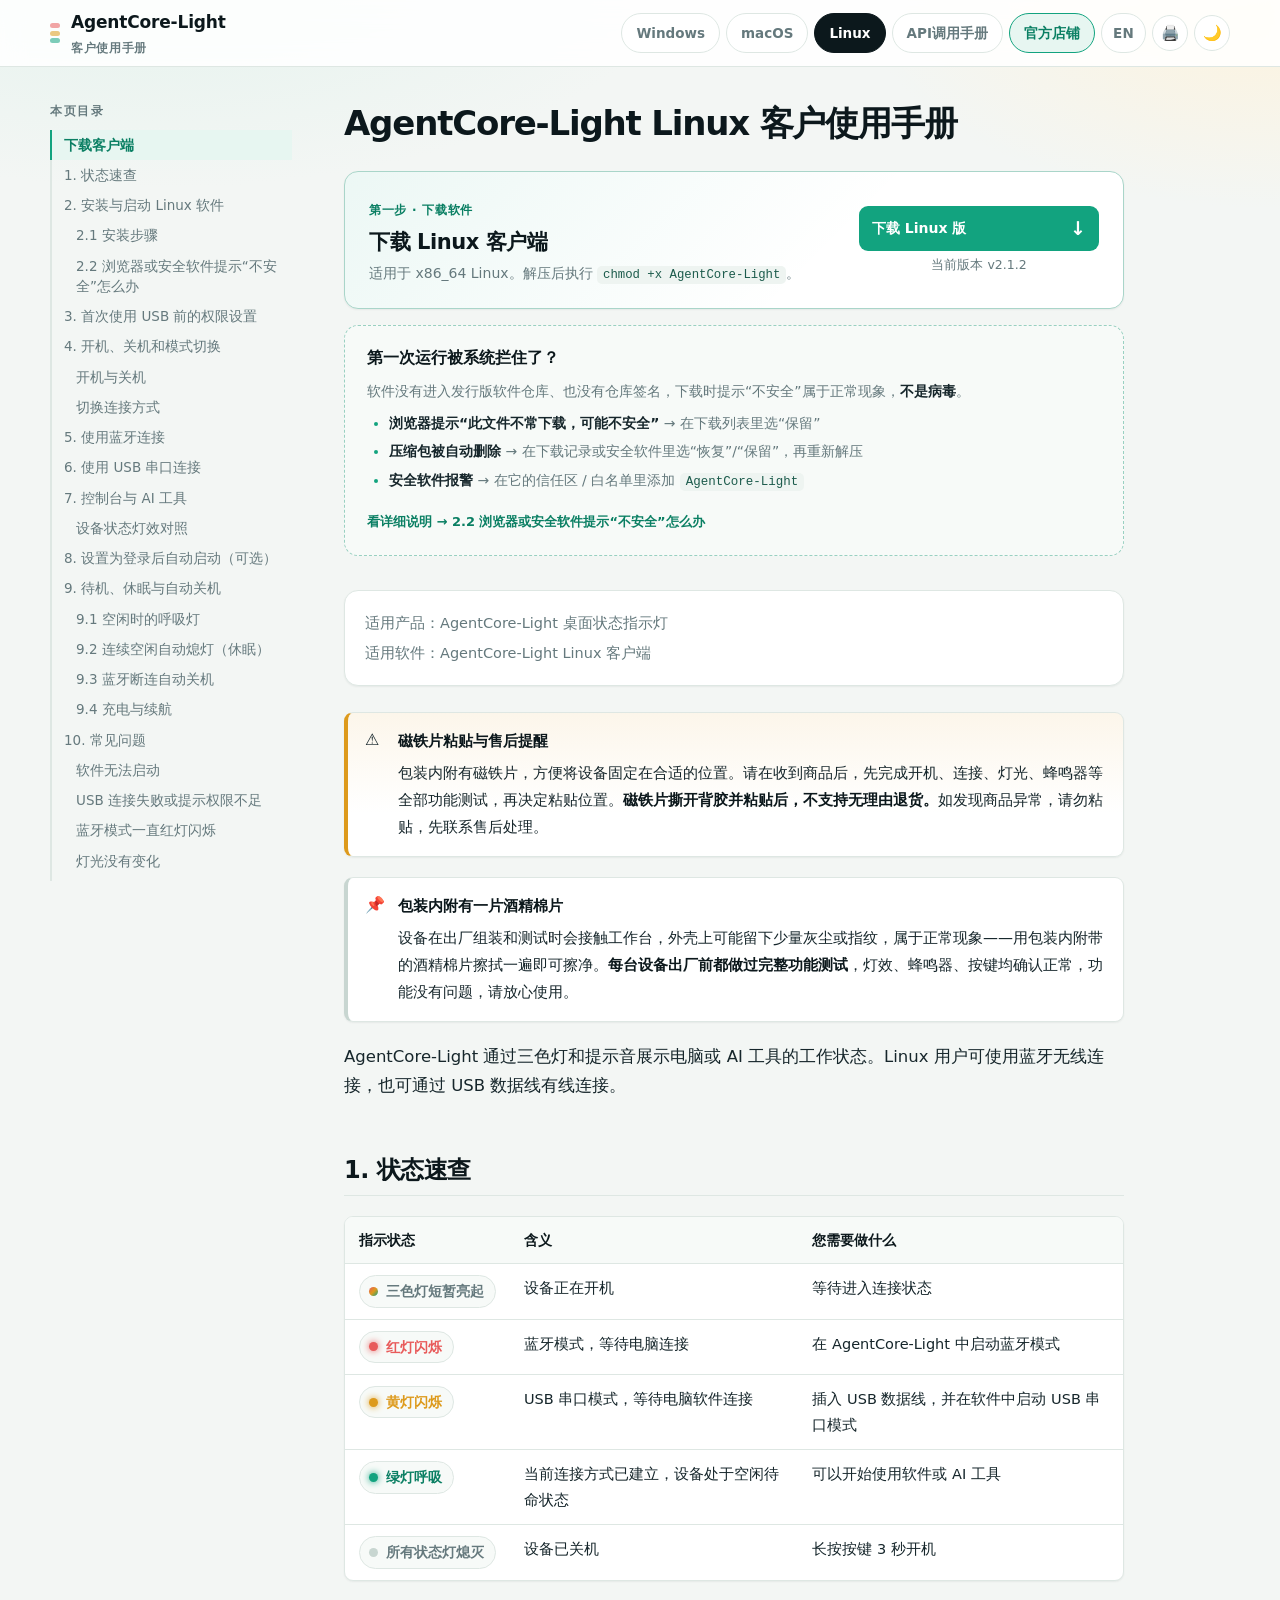
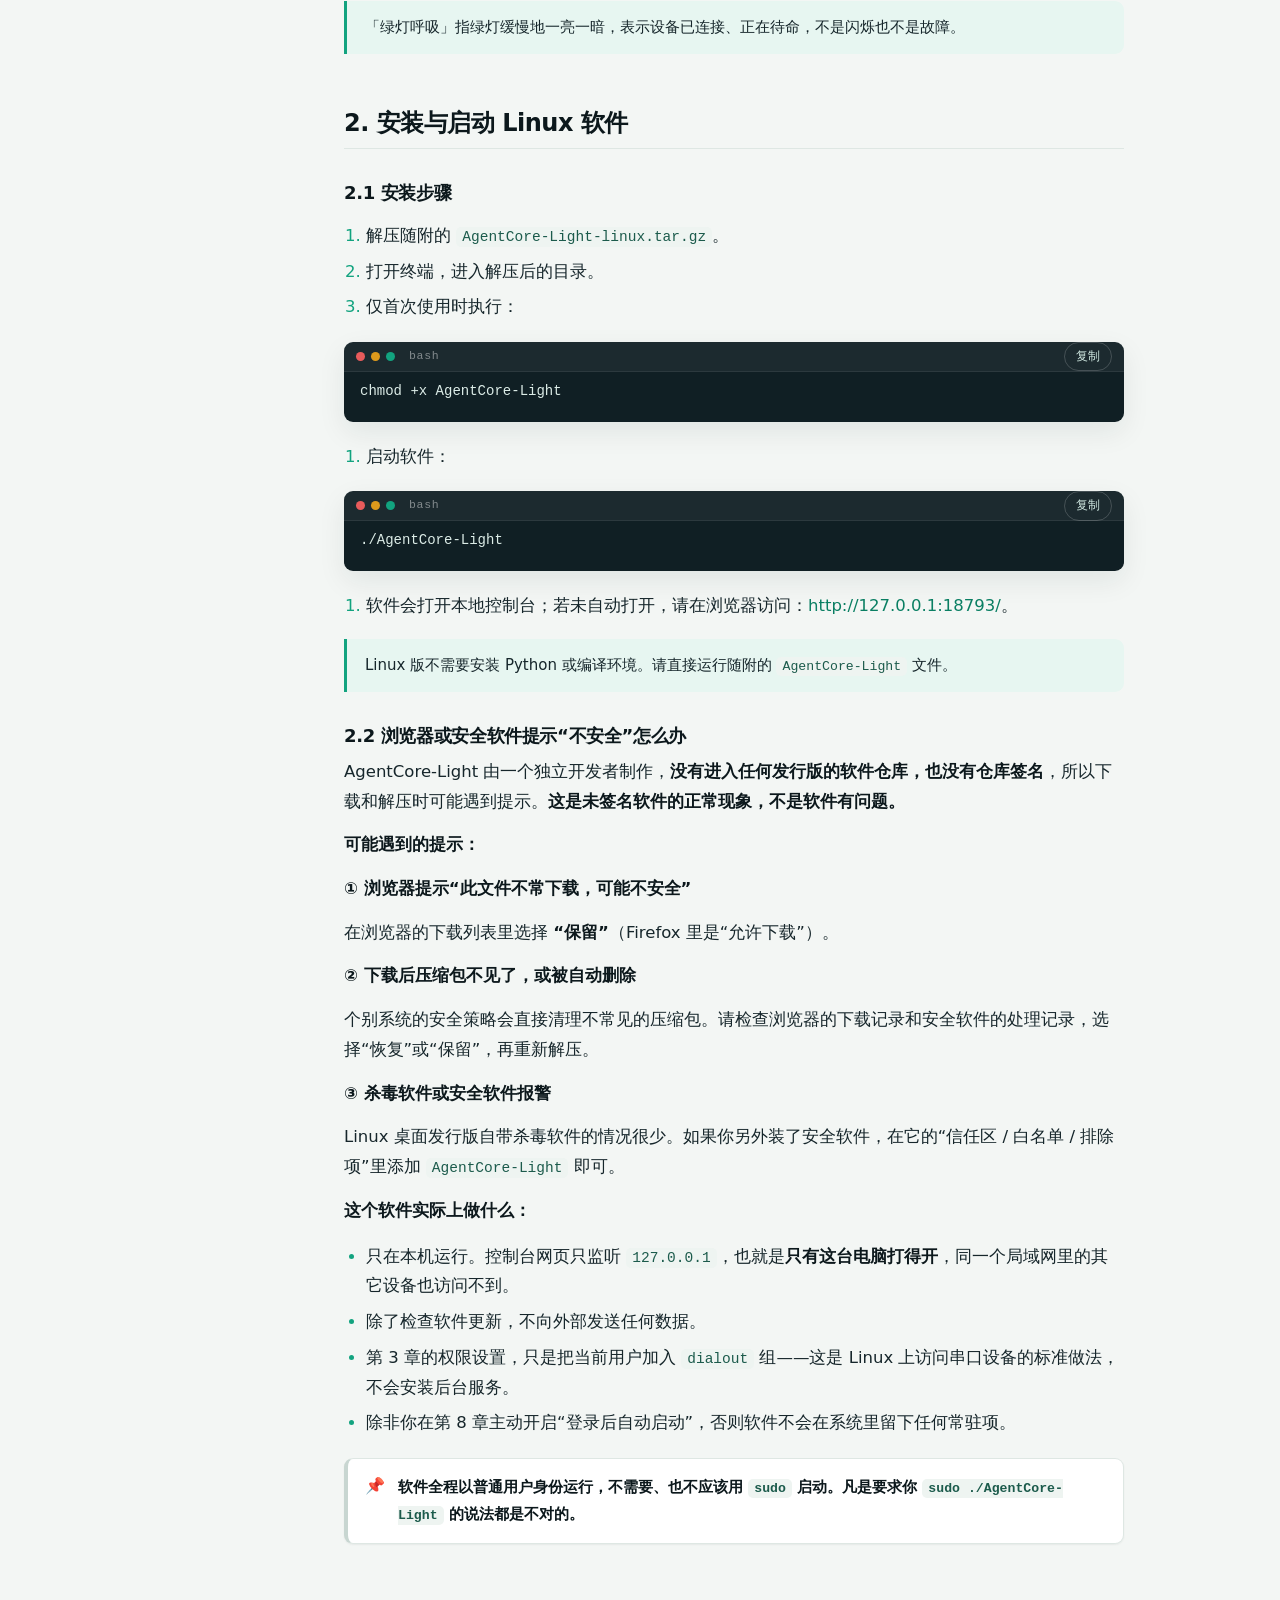
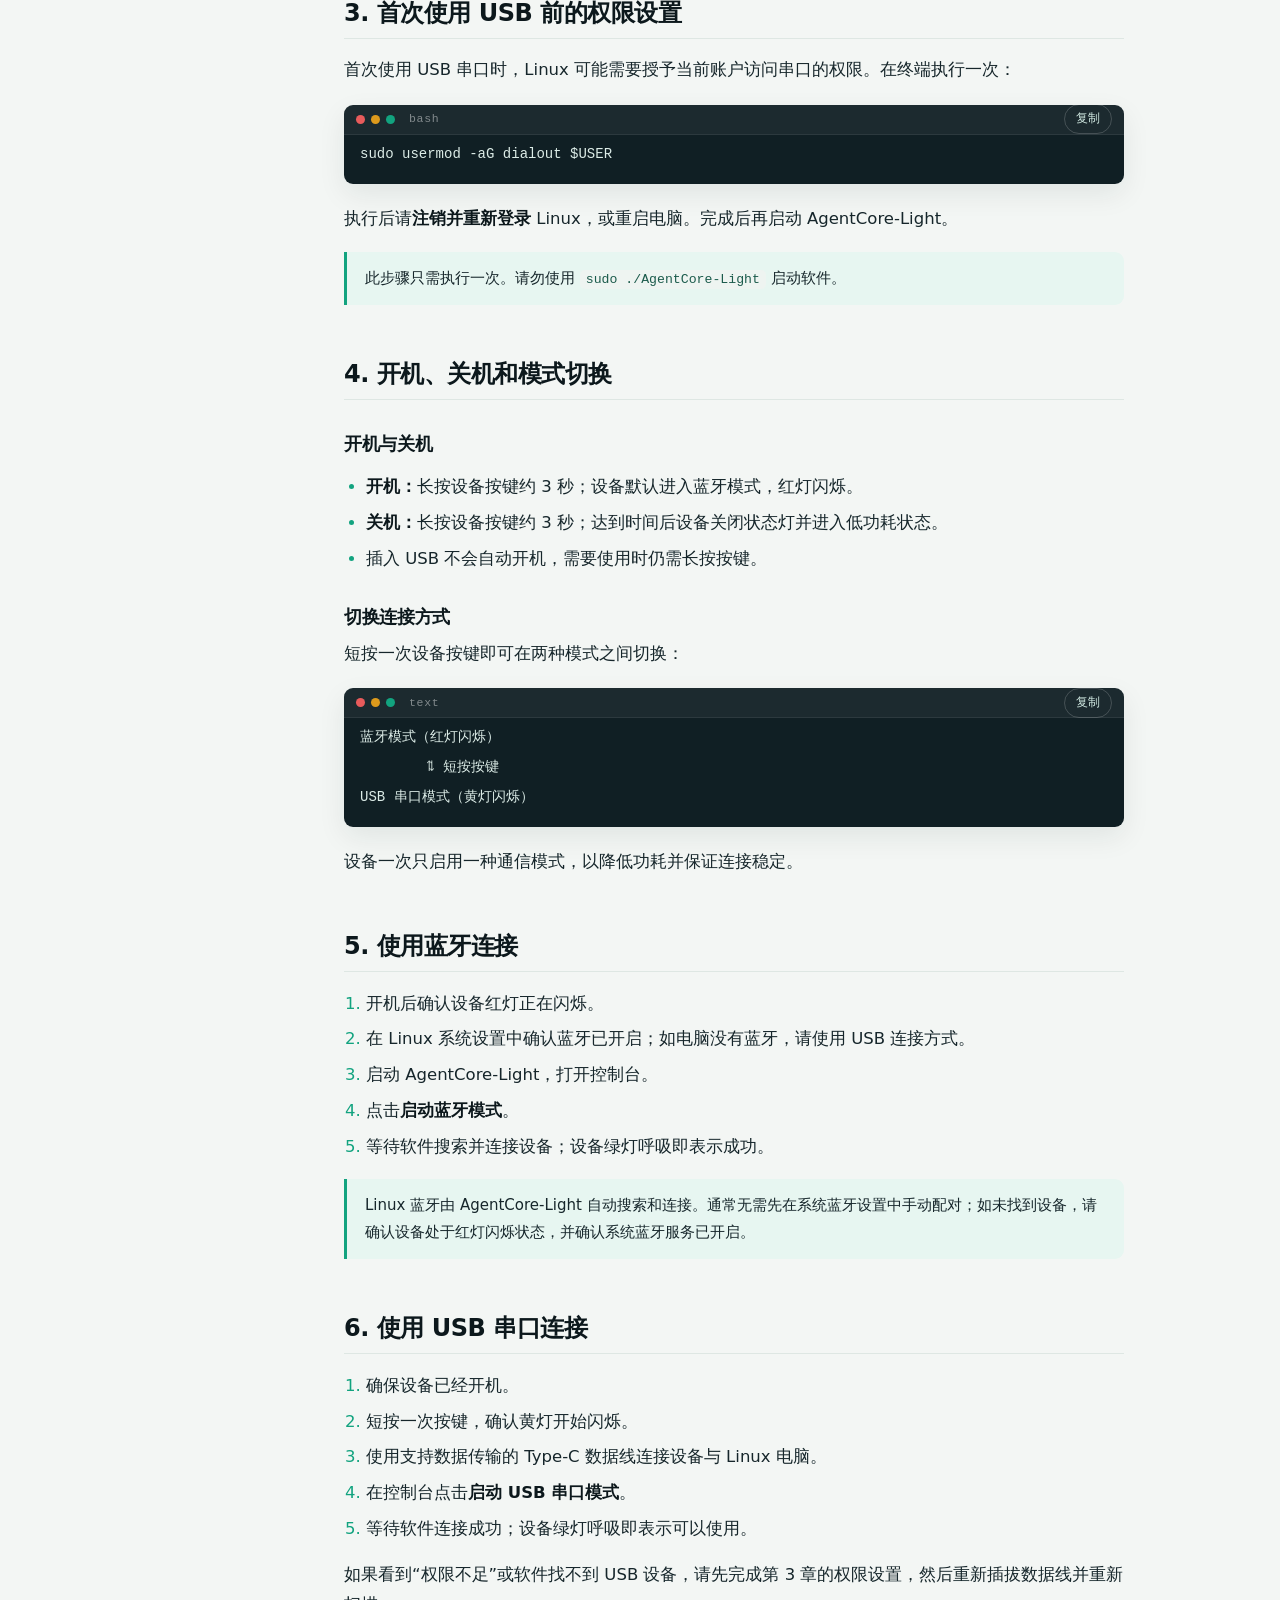
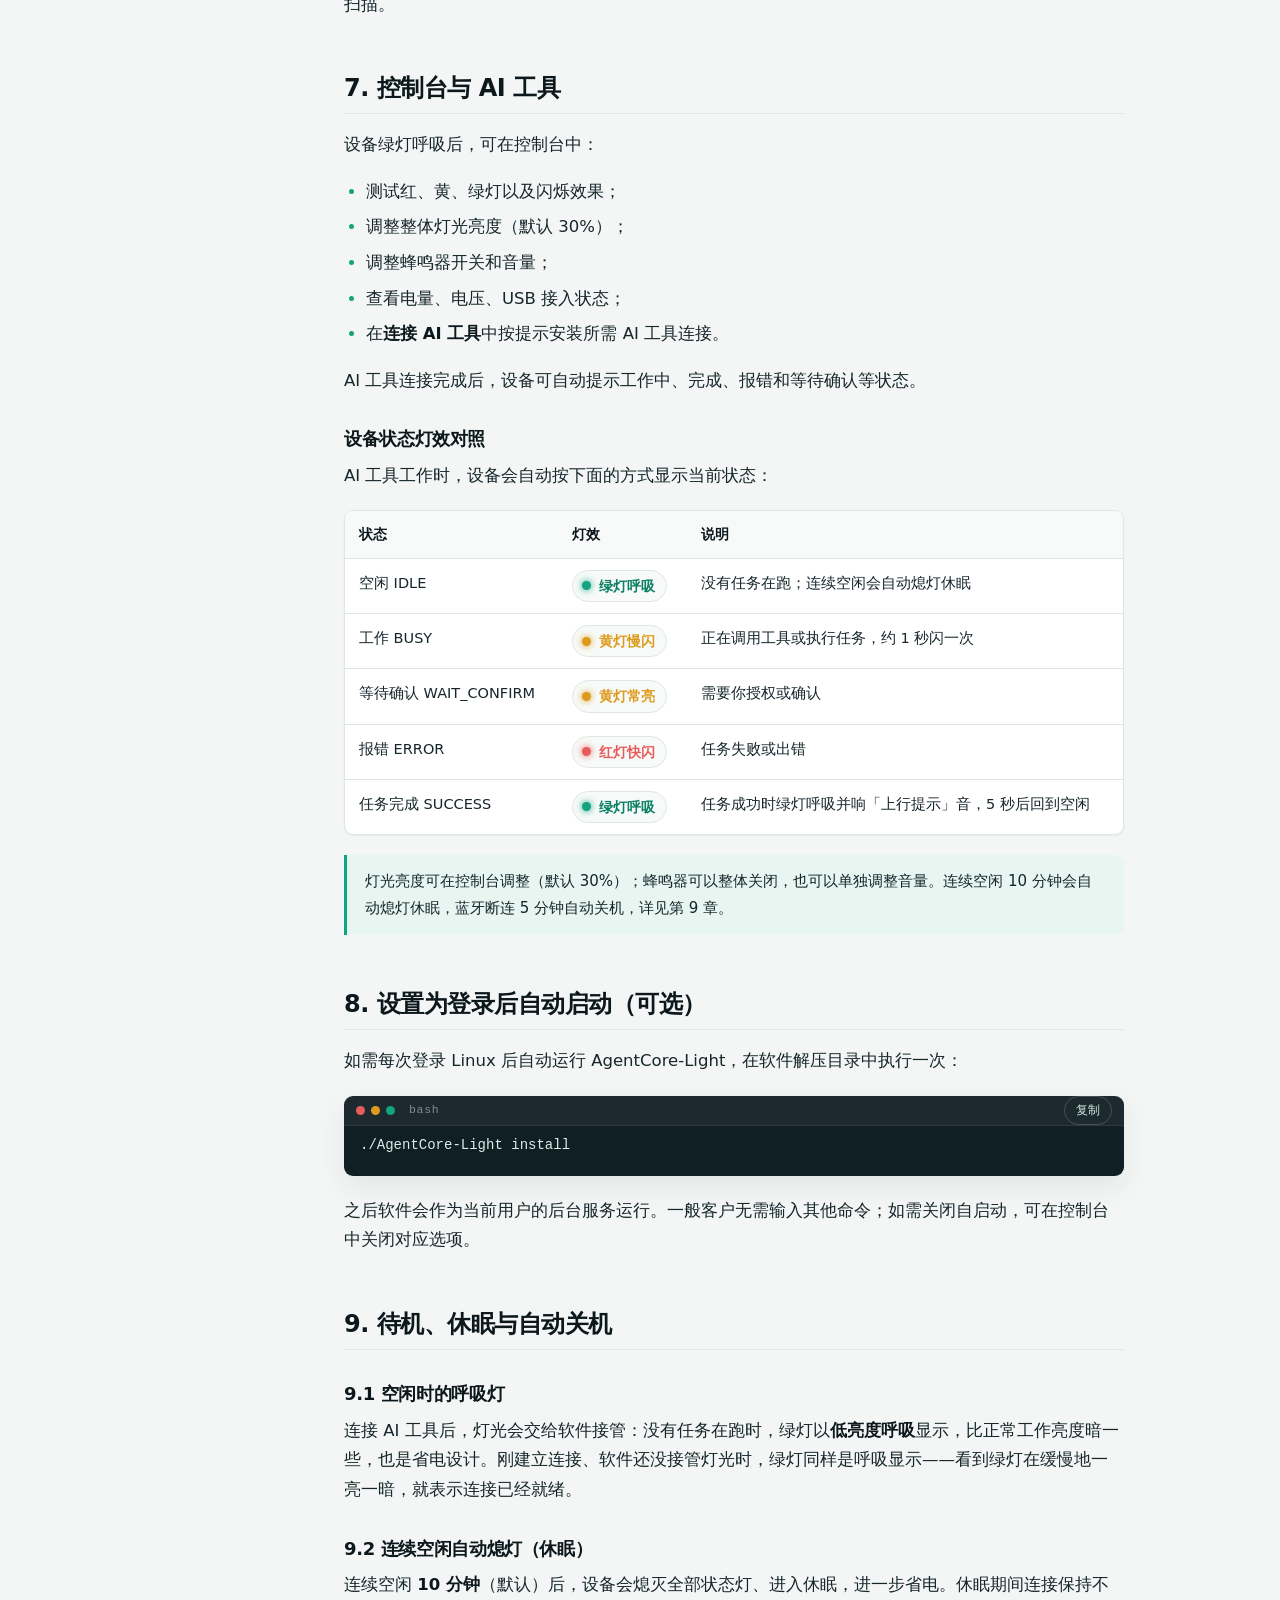
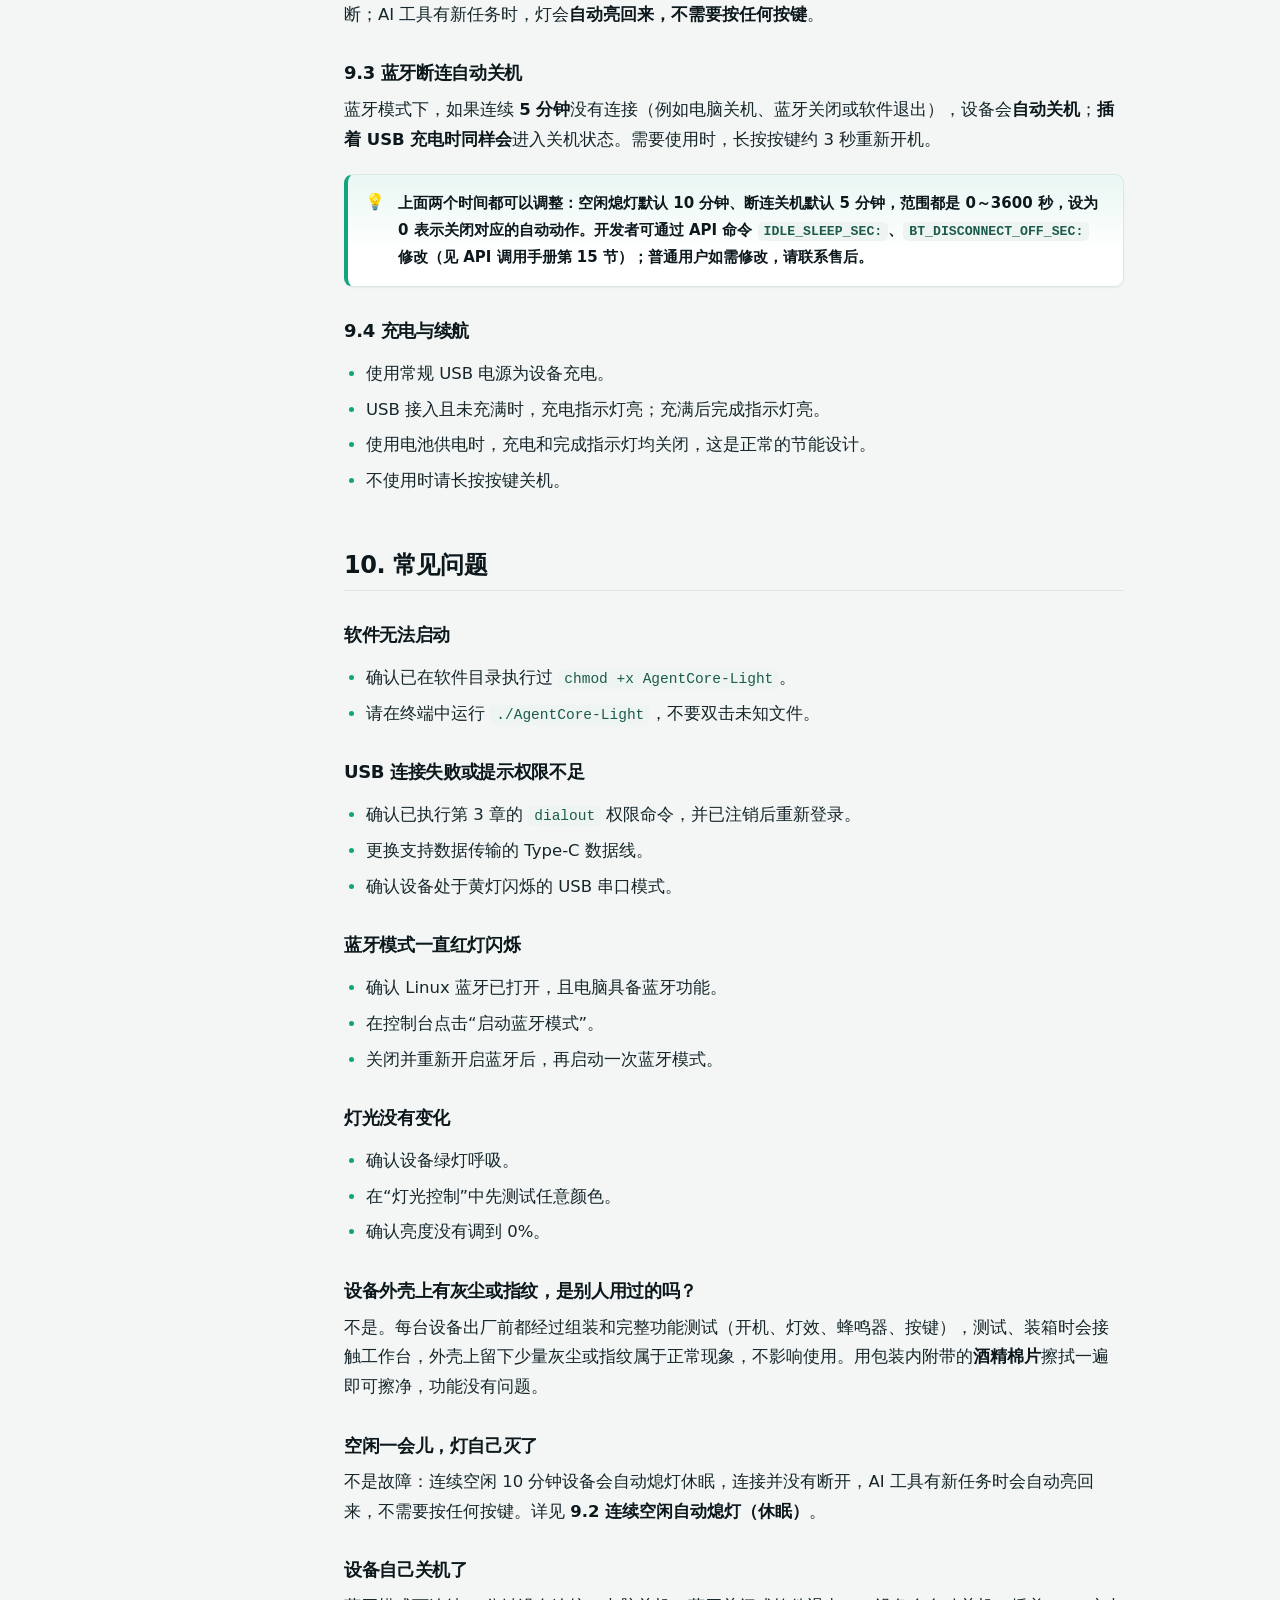
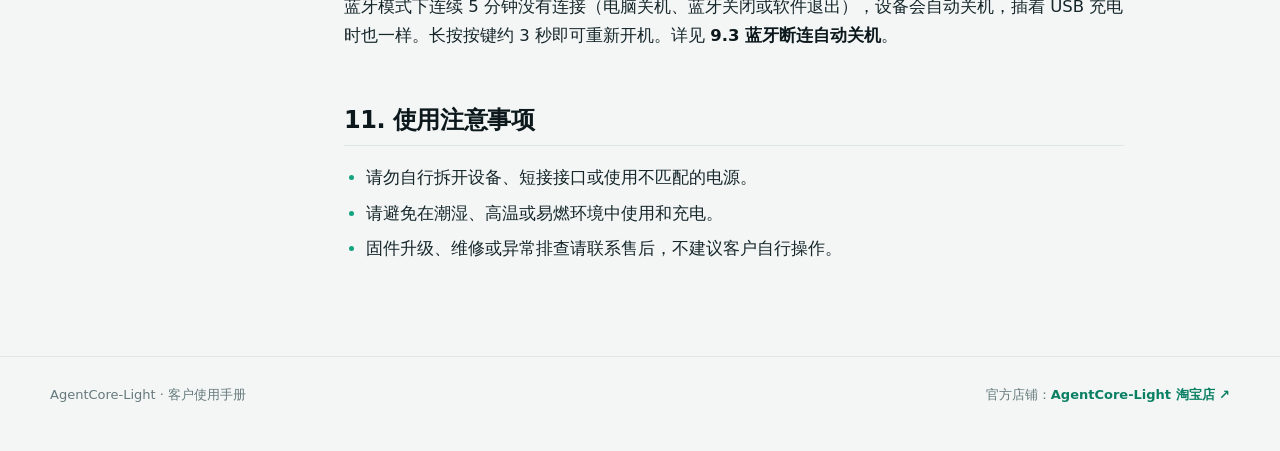
<file: linux.html>
<!doctype html>
<html lang="zh-CN" data-lang="zh">
<head>
  <meta charset="utf-8">
  <meta name="viewport" content="width=device-width, initial-scale=1">
  <title>AgentCore-Light Linux 使用手册</title>
  <meta name="description" content="启动软件、权限设置与设备连接">
  <meta name="theme-color" content="#f3f6f4" media="(prefers-color-scheme: light)">
  <meta name="theme-color" content="#0d1517" media="(prefers-color-scheme: dark)">
  <link rel="icon" type="image/svg+xml" href="assets/favicon.svg">
  <link rel="canonical" href="https://fpgamaster-wyc.github.io/AgentCore-light-book/linux.html">
  <link rel="alternate" hreflang="zh-CN" href="https://fpgamaster-wyc.github.io/AgentCore-light-book/linux.html">
  <link rel="alternate" hreflang="en" href="https://fpgamaster-wyc.github.io/AgentCore-light-book/en/linux.html">
  <link rel="alternate" hreflang="x-default" href="https://fpgamaster-wyc.github.io/AgentCore-light-book/linux.html">
  <link rel="stylesheet" href="style.css">
  <script>
    // 尽早套用上次选择的主题，避免刷新时闪白
    try {
      var savedTheme = localStorage.getItem('agentcore-manual-theme');
      if (savedTheme === 'dark' || savedTheme === 'light') {
        document.documentElement.dataset.theme = savedTheme;
      }
    } catch (error) {}
  </script>
</head>
<body>
  <a class="skip-link" href="#content">跳到正文</a>
  <div class="progress" id="progress" aria-hidden="true"></div>

  <header class="site-header site-header--dense">
    <div class="wrap header-row">
      <a class="brand" href="index.html">
        <span class="lights" aria-hidden="true"><i></i><i></i><i></i></span>
        <span>AgentCore-Light<small>客户使用手册</small></span>
      </a>
      <div class="header-lamps" aria-hidden="true"><i class="r"></i><i class="y"></i><i class="g"></i></div>
      <nav class="header-nav" aria-label="手册导航">
        <a class="tab" href="windows.html">Windows</a>
        <a class="tab" href="macos.html">macOS</a>
        <a class="tab active" href="linux.html" aria-current="page">Linux</a>
        <a class="tab" href="api.html">API调用手册</a>
        <a class="tab tab-shop" href="https://shop426753734.taobao.com/?spm=a21xtw.29978516.0.0" target="_blank" rel="noopener" title="官方店铺 · 售后与配件">官方店铺</a>
        <a class="tab tab-lang" href="en/linux.html" hreflang="en" lang="en" title="Switch to English" data-lang="en">EN</a>
        <button class="icon-btn" id="printBtn" type="button" aria-label="打印或另存为 PDF" title="打印 / 存为 PDF">🖨️</button>
        <button class="icon-btn" id="themeToggle" type="button" aria-label="切换深浅色">🌙</button>
      </nav>
    </div>
  </header>

  <main class="wrap layout" id="content">
    <aside class="toc-side">
      <nav class="toc" aria-label="本页目录"><p class="toc-title">本页目录</p><ol><li class="lvl-2"><a href="#download-panel">下载客户端</a></li><li class="lvl-2"><a href="#1-状态速查">1. 状态速查</a></li><li class="lvl-2"><a href="#2-安装与启动-linux-软件">2. 安装与启动 Linux 软件</a><ol><li class="lvl-3"><a href="#2-1-安装步骤">2.1 安装步骤</a></li><li class="lvl-3"><a href="#2-2-浏览器或安全软件提示-不安全-怎么办">2.2 浏览器或安全软件提示“不安全”怎么办</a></li></ol></li><li class="lvl-2"><a href="#3-首次使用-usb-前的权限设置">3. 首次使用 USB 前的权限设置</a></li><li class="lvl-2"><a href="#4-开机-关机和模式切换">4. 开机、关机和模式切换</a><ol><li class="lvl-3"><a href="#开机与关机">开机与关机</a></li><li class="lvl-3"><a href="#切换连接方式">切换连接方式</a></li></ol></li><li class="lvl-2"><a href="#5-使用蓝牙连接">5. 使用蓝牙连接</a></li><li class="lvl-2"><a href="#6-使用-usb-串口连接">6. 使用 USB 串口连接</a></li><li class="lvl-2"><a href="#7-控制台与-ai-工具">7. 控制台与 AI 工具</a><ol><li class="lvl-3"><a href="#设备状态灯效对照">设备状态灯效对照</a></li></ol></li><li class="lvl-2"><a href="#8-设置为登录后自动启动-可选">8. 设置为登录后自动启动（可选）</a></li><li class="lvl-2"><a href="#9-待机-休眠与自动关机">9. 待机、休眠与自动关机</a><ol><li class="lvl-3"><a href="#9-1-空闲时的呼吸灯">9.1 空闲时的呼吸灯</a></li><li class="lvl-3"><a href="#9-2-连续空闲自动熄灯-休眠">9.2 连续空闲自动熄灯（休眠）</a></li><li class="lvl-3"><a href="#9-3-蓝牙断连自动关机">9.3 蓝牙断连自动关机</a></li><li class="lvl-3"><a href="#9-4-充电与续航">9.4 充电与续航</a></li></ol></li><li class="lvl-2"><a href="#10-常见问题">10. 常见问题</a><ol><li class="lvl-3"><a href="#软件无法启动">软件无法启动</a></li><li class="lvl-3"><a href="#usb-连接失败或提示权限不足">USB 连接失败或提示权限不足</a></li><li class="lvl-3"><a href="#蓝牙模式一直红灯闪烁">蓝牙模式一直红灯闪烁</a></li><li class="lvl-3"><a href="#灯光没有变化">灯光没有变化</a></li><li class="lvl-3"><a href="#设备外壳上有灰尘或指纹-是别人用过的吗">设备外壳上有灰尘或指纹，是别人用过的吗？</a></li><li class="lvl-3"><a href="#空闲一会儿-灯自己灭了">空闲一会儿，灯自己灭了</a></li><li class="lvl-3"><a href="#设备自己关机了">设备自己关机了</a></li></ol></li><li class="lvl-2"><a href="#11-使用注意事项">11. 使用注意事项</a></li></ol></nav>
    </aside>

    <div>
      <details class="toc-mobile">
        <summary>本页目录</summary>
        <nav class="toc" aria-label="本页目录"><p class="toc-title">本页目录</p><ol><li class="lvl-2"><a href="#download-panel">下载客户端</a></li><li class="lvl-2"><a href="#1-状态速查">1. 状态速查</a></li><li class="lvl-2"><a href="#2-安装与启动-linux-软件">2. 安装与启动 Linux 软件</a><ol><li class="lvl-3"><a href="#2-1-安装步骤">2.1 安装步骤</a></li><li class="lvl-3"><a href="#2-2-浏览器或安全软件提示-不安全-怎么办">2.2 浏览器或安全软件提示“不安全”怎么办</a></li></ol></li><li class="lvl-2"><a href="#3-首次使用-usb-前的权限设置">3. 首次使用 USB 前的权限设置</a></li><li class="lvl-2"><a href="#4-开机-关机和模式切换">4. 开机、关机和模式切换</a><ol><li class="lvl-3"><a href="#开机与关机">开机与关机</a></li><li class="lvl-3"><a href="#切换连接方式">切换连接方式</a></li></ol></li><li class="lvl-2"><a href="#5-使用蓝牙连接">5. 使用蓝牙连接</a></li><li class="lvl-2"><a href="#6-使用-usb-串口连接">6. 使用 USB 串口连接</a></li><li class="lvl-2"><a href="#7-控制台与-ai-工具">7. 控制台与 AI 工具</a><ol><li class="lvl-3"><a href="#设备状态灯效对照">设备状态灯效对照</a></li></ol></li><li class="lvl-2"><a href="#8-设置为登录后自动启动-可选">8. 设置为登录后自动启动（可选）</a></li><li class="lvl-2"><a href="#9-待机-休眠与自动关机">9. 待机、休眠与自动关机</a><ol><li class="lvl-3"><a href="#9-1-空闲时的呼吸灯">9.1 空闲时的呼吸灯</a></li><li class="lvl-3"><a href="#9-2-连续空闲自动熄灯-休眠">9.2 连续空闲自动熄灯（休眠）</a></li><li class="lvl-3"><a href="#9-3-蓝牙断连自动关机">9.3 蓝牙断连自动关机</a></li><li class="lvl-3"><a href="#9-4-充电与续航">9.4 充电与续航</a></li></ol></li><li class="lvl-2"><a href="#10-常见问题">10. 常见问题</a><ol><li class="lvl-3"><a href="#软件无法启动">软件无法启动</a></li><li class="lvl-3"><a href="#usb-连接失败或提示权限不足">USB 连接失败或提示权限不足</a></li><li class="lvl-3"><a href="#蓝牙模式一直红灯闪烁">蓝牙模式一直红灯闪烁</a></li><li class="lvl-3"><a href="#灯光没有变化">灯光没有变化</a></li><li class="lvl-3"><a href="#设备外壳上有灰尘或指纹-是别人用过的吗">设备外壳上有灰尘或指纹，是别人用过的吗？</a></li><li class="lvl-3"><a href="#空闲一会儿-灯自己灭了">空闲一会儿，灯自己灭了</a></li><li class="lvl-3"><a href="#设备自己关机了">设备自己关机了</a></li></ol></li><li class="lvl-2"><a href="#11-使用注意事项">11. 使用注意事项</a></li></ol></nav>
      </details>
      <article class="guide-content">
<h1 id="agentcore-light-linux-客户使用手册">AgentCore-Light Linux 客户使用手册</h1>
<section class="download-panel" id="download-panel" data-reveal><div class="download-panel-copy"><span class="download-panel-kicker">第一步 · 下载软件</span><h2>下载 Linux 客户端</h2><p>适用于 x86_64 Linux。解压后执行 <code>chmod +x AgentCore-Light</code>。</p></div><div class="download-panel-actions"><div class="download-item"><a class="download-btn" href="https://github.com/FPGAmaster-wyc/AgentCore-light-book/releases/latest/download/AgentCore-Light-linux.tar.gz" download>下载 Linux 版 <span>↓</span></a><p class="download-version">当前版本 v2.1.2</p></div></div></section>
<aside class="download-note" data-reveal><p class="download-note-title">第一次运行被系统拦住了？</p><p class="download-note-intro">软件没有进入发行版软件仓库、也没有仓库签名，下载时提示“不安全”属于正常现象，<strong>不是病毒</strong>。</p><ul><li><strong>浏览器提示“此文件不常下载，可能不安全”</strong> → 在下载列表里选“保留”</li><li><strong>压缩包被自动删除</strong> → 在下载记录或安全软件里选“恢复”/“保留”，再重新解压</li><li><strong>安全软件报警</strong> → 在它的信任区 / 白名单里添加 <code>AgentCore-Light</code></li></ul><a class="download-note-more" href="#2-2-浏览器或安全软件提示-不安全-怎么办">看详细说明 → 2.2 浏览器或安全软件提示“不安全”怎么办</a></aside>
<div class="meta" data-reveal><p>适用产品：AgentCore-Light 桌面状态指示灯</p><p>适用软件：AgentCore-Light Linux 客户端</p></div>
<div class="callout callout-important" data-reveal><p><strong>磁铁片粘贴与售后提醒</strong></p><p>包装内附有磁铁片，方便将设备固定在合适的位置。请在收到商品后，先完成开机、连接、灯光、蜂鸣器等全部功能测试，再决定粘贴位置。<strong>磁铁片撕开背胶并粘贴后，不支持无理由退货。</strong>如发现商品异常，请勿粘贴，先联系售后处理。</p></div>
<div class="callout callout-note" data-reveal><p><strong>包装内附有一片酒精棉片</strong></p><p>设备在出厂组装和测试时会接触工作台，外壳上可能留下少量灰尘或指纹，属于正常现象——用包装内附带的酒精棉片擦拭一遍即可擦净。<strong>每台设备出厂前都做过完整功能测试</strong>，灯效、蜂鸣器、按键均确认正常，功能没有问题，请放心使用。</p></div>
<p>AgentCore-Light 通过三色灯和提示音展示电脑或 AI 工具的工作状态。Linux 用户可使用蓝牙无线连接，也可通过 USB 数据线有线连接。</p>
<h2 id="1-状态速查"><a class="anchor" href="#1-状态速查" aria-label="本节链接">#</a>1. 状态速查</h2>
<div class="table-wrap" data-reveal><table class="table-wide"><tbody><tr><th>指示状态</th><th>含义</th><th>您需要做什么</th></tr><tr><td><span class="chip chip-all">三色灯短暂亮起</span></td><td>设备正在开机</td><td>等待进入连接状态</td></tr><tr><td><span class="chip chip-red chip-blink">红灯闪烁</span></td><td>蓝牙模式，等待电脑连接</td><td>在 AgentCore-Light 中启动蓝牙模式</td></tr><tr><td><span class="chip chip-yellow chip-blink">黄灯闪烁</span></td><td>USB 串口模式，等待电脑软件连接</td><td>插入 USB 数据线，并在软件中启动 USB 串口模式</td></tr><tr><td><span class="chip chip-green chip-breathe">绿灯呼吸</span></td><td>当前连接方式已建立，设备处于空闲待命状态</td><td>可以开始使用软件或 AI 工具</td></tr><tr><td><span class="chip chip-off">所有状态灯熄灭</span></td><td>设备已关机</td><td>长按按键 3 秒开机</td></tr></tbody></table></div>
<blockquote><p>「绿灯呼吸」指绿灯缓慢地一亮一暗，表示设备已连接、正在待命，不是闪烁也不是故障。</p></blockquote>
<h2 id="2-安装与启动-linux-软件"><a class="anchor" href="#2-安装与启动-linux-软件" aria-label="本节链接">#</a>2. 安装与启动 Linux 软件</h2>
<h3 id="2-1-安装步骤"><a class="anchor" href="#2-1-安装步骤" aria-label="本节链接">#</a>2.1 安装步骤</h3>
<ol>
<li>解压随附的 <code>AgentCore-Light-linux.tar.gz</code>。</li>
<li>打开终端，进入解压后的目录。</li>
<li>仅首次使用时执行：</li>
</ol>
<div class="code-block" data-reveal><div class="code-bar"><i></i><i></i><i></i><span class="code-lang">bash</span><button class="copy-btn" type="button">复制</button></div><pre><code>chmod +x AgentCore-Light</code></pre></div>
<ol>
<li>启动软件：</li>
</ol>
<div class="code-block" data-reveal><div class="code-bar"><i></i><i></i><i></i><span class="code-lang">bash</span><button class="copy-btn" type="button">复制</button></div><pre><code>./AgentCore-Light</code></pre></div>
<ol>
<li>软件会打开本地控制台；若未自动打开，请在浏览器访问：<a href="http://127.0.0.1:18793/">http://127.0.0.1:18793/</a>。</li>
</ol>
<blockquote><p>Linux 版不需要安装 Python 或编译环境。请直接运行随附的 <code>AgentCore-Light</code> 文件。</p></blockquote>
<h3 id="2-2-浏览器或安全软件提示-不安全-怎么办"><a class="anchor" href="#2-2-浏览器或安全软件提示-不安全-怎么办" aria-label="本节链接">#</a>2.2 浏览器或安全软件提示“不安全”怎么办</h3>
<p>AgentCore-Light 由一个独立开发者制作，<strong>没有进入任何发行版的软件仓库，也没有仓库签名</strong>，所以下载和解压时可能遇到提示。<strong>这是未签名软件的正常现象，不是软件有问题。</strong></p>
<p><strong>可能遇到的提示：</strong></p>
<p><strong>① 浏览器提示“此文件不常下载，可能不安全”</strong></p>
<p>在浏览器的下载列表里选择 <strong>“保留”</strong>（Firefox 里是“允许下载”）。</p>
<p><strong>② 下载后压缩包不见了，或被自动删除</strong></p>
<p>个别系统的安全策略会直接清理不常见的压缩包。请检查浏览器的下载记录和安全软件的处理记录，选择“恢复”或“保留”，再重新解压。</p>
<p><strong>③ 杀毒软件或安全软件报警</strong></p>
<p>Linux 桌面发行版自带杀毒软件的情况很少。如果你另外装了安全软件，在它的“信任区 / 白名单 / 排除项”里添加 <code>AgentCore-Light</code> 即可。</p>
<p><strong>这个软件实际上做什么：</strong></p>
<ul>
<li>只在本机运行。控制台网页只监听 <code>127.0.0.1</code>，也就是<strong>只有这台电脑打得开</strong>，同一个局域网里的其它设备也访问不到。</li>
<li>除了检查软件更新，不向外部发送任何数据。</li>
<li>第 3 章的权限设置，只是把当前用户加入 <code>dialout</code> 组——这是 Linux 上访问串口设备的标准做法，不会安装后台服务。</li>
<li>除非你在第 8 章主动开启“登录后自动启动”，否则软件不会在系统里留下任何常驻项。</li>
</ul>
<div class="callout callout-note" data-reveal><p>软件全程以普通用户身份运行，<strong>不需要、也不应该用 <code>sudo</code> 启动</strong>。凡是要求你 <code>sudo ./AgentCore-Light</code> 的说法都是不对的。</p></div>
<h2 id="3-首次使用-usb-前的权限设置"><a class="anchor" href="#3-首次使用-usb-前的权限设置" aria-label="本节链接">#</a>3. 首次使用 USB 前的权限设置</h2>
<p>首次使用 USB 串口时，Linux 可能需要授予当前账户访问串口的权限。在终端执行一次：</p>
<div class="code-block" data-reveal><div class="code-bar"><i></i><i></i><i></i><span class="code-lang">bash</span><button class="copy-btn" type="button">复制</button></div><pre><code>sudo usermod -aG dialout $USER</code></pre></div>
<p>执行后请<strong>注销并重新登录</strong> Linux，或重启电脑。完成后再启动 AgentCore-Light。</p>
<blockquote><p>此步骤只需执行一次。请勿使用 <code>sudo ./AgentCore-Light</code> 启动软件。</p></blockquote>
<h2 id="4-开机-关机和模式切换"><a class="anchor" href="#4-开机-关机和模式切换" aria-label="本节链接">#</a>4. 开机、关机和模式切换</h2>
<h3 id="开机与关机"><a class="anchor" href="#开机与关机" aria-label="本节链接">#</a>开机与关机</h3>
<ul>
<li><strong>开机：</strong>长按设备按键约 3 秒；设备默认进入蓝牙模式，红灯闪烁。</li>
<li><strong>关机：</strong>长按设备按键约 3 秒；达到时间后设备关闭状态灯并进入低功耗状态。</li>
<li>插入 USB 不会自动开机，需要使用时仍需长按按键。</li>
</ul>
<h3 id="切换连接方式"><a class="anchor" href="#切换连接方式" aria-label="本节链接">#</a>切换连接方式</h3>
<p>短按一次设备按键即可在两种模式之间切换：</p>
<div class="code-block" data-reveal><div class="code-bar"><i></i><i></i><i></i><span class="code-lang">text</span><button class="copy-btn" type="button">复制</button></div><pre><code>蓝牙模式（红灯闪烁）
        ⇅ 短按按键
USB 串口模式（黄灯闪烁）</code></pre></div>
<p>设备一次只启用一种通信模式，以降低功耗并保证连接稳定。</p>
<h2 id="5-使用蓝牙连接"><a class="anchor" href="#5-使用蓝牙连接" aria-label="本节链接">#</a>5. 使用蓝牙连接</h2>
<ol>
<li>开机后确认设备红灯正在闪烁。</li>
<li>在 Linux 系统设置中确认蓝牙已开启；如电脑没有蓝牙，请使用 USB 连接方式。</li>
<li>启动 AgentCore-Light，打开控制台。</li>
<li>点击<strong>启动蓝牙模式</strong>。</li>
<li>等待软件搜索并连接设备；设备绿灯呼吸即表示成功。</li>
</ol>
<blockquote><p>Linux 蓝牙由 AgentCore-Light 自动搜索和连接。通常无需先在系统蓝牙设置中手动配对；如未找到设备，请确认设备处于红灯闪烁状态，并确认系统蓝牙服务已开启。</p></blockquote>
<h2 id="6-使用-usb-串口连接"><a class="anchor" href="#6-使用-usb-串口连接" aria-label="本节链接">#</a>6. 使用 USB 串口连接</h2>
<ol>
<li>确保设备已经开机。</li>
<li>短按一次按键，确认黄灯开始闪烁。</li>
<li>使用支持数据传输的 Type-C 数据线连接设备与 Linux 电脑。</li>
<li>在控制台点击<strong>启动 USB 串口模式</strong>。</li>
<li>等待软件连接成功；设备绿灯呼吸即表示可以使用。</li>
</ol>
<p>如果看到“权限不足”或软件找不到 USB 设备，请先完成第 3 章的权限设置，然后重新插拔数据线并重新扫描。</p>
<h2 id="7-控制台与-ai-工具"><a class="anchor" href="#7-控制台与-ai-工具" aria-label="本节链接">#</a>7. 控制台与 AI 工具</h2>
<p>设备绿灯呼吸后，可在控制台中：</p>
<ul>
<li>测试红、黄、绿灯以及闪烁效果；</li>
<li>调整整体灯光亮度（默认 30%）；</li>
<li>调整蜂鸣器开关和音量；</li>
<li>查看电量、电压、USB 接入状态；</li>
<li>在<strong>连接 AI 工具</strong>中按提示安装所需 AI 工具连接。</li>
</ul>
<p>AI 工具连接完成后，设备可自动提示工作中、完成、报错和等待确认等状态。</p>
<h3 id="设备状态灯效对照"><a class="anchor" href="#设备状态灯效对照" aria-label="本节链接">#</a>设备状态灯效对照</h3>
<p>AI 工具工作时，设备会自动按下面的方式显示当前状态：</p>
<div class="table-wrap" data-reveal><table class="table-wide"><tbody><tr><th>状态</th><th>灯效</th><th>说明</th></tr><tr><td>空闲 IDLE</td><td><span class="chip chip-green chip-breathe">绿灯呼吸</span></td><td>没有任务在跑；连续空闲会自动熄灯休眠</td></tr><tr><td>工作 BUSY</td><td><span class="chip chip-yellow chip-blink">黄灯慢闪</span></td><td>正在调用工具或执行任务，约 1 秒闪一次</td></tr><tr><td>等待确认 WAIT_CONFIRM</td><td><span class="chip chip-yellow">黄灯常亮</span></td><td>需要你授权或确认</td></tr><tr><td>报错 ERROR</td><td><span class="chip chip-red chip-blink chip-blink-fast">红灯快闪</span></td><td>任务失败或出错</td></tr><tr><td>任务完成 SUCCESS</td><td><span class="chip chip-green chip-breathe">绿灯呼吸</span></td><td>任务成功时绿灯呼吸并响「上行提示」音，5 秒后回到空闲</td></tr></tbody></table></div>
<blockquote><p>灯光亮度可在控制台调整（默认 30%）；蜂鸣器可以整体关闭，也可以单独调整音量。连续空闲 10 分钟会自动熄灯休眠，蓝牙断连 5 分钟自动关机，详见第 9 章。</p></blockquote>
<h2 id="8-设置为登录后自动启动-可选"><a class="anchor" href="#8-设置为登录后自动启动-可选" aria-label="本节链接">#</a>8. 设置为登录后自动启动（可选）</h2>
<p>如需每次登录 Linux 后自动运行 AgentCore-Light，在软件解压目录中执行一次：</p>
<div class="code-block" data-reveal><div class="code-bar"><i></i><i></i><i></i><span class="code-lang">bash</span><button class="copy-btn" type="button">复制</button></div><pre><code>./AgentCore-Light install</code></pre></div>
<p>之后软件会作为当前用户的后台服务运行。一般客户无需输入其他命令；如需关闭自启动，可在控制台中关闭对应选项。</p>
<h2 id="9-待机-休眠与自动关机"><a class="anchor" href="#9-待机-休眠与自动关机" aria-label="本节链接">#</a>9. 待机、休眠与自动关机</h2>
<h3 id="9-1-空闲时的呼吸灯"><a class="anchor" href="#9-1-空闲时的呼吸灯" aria-label="本节链接">#</a>9.1 空闲时的呼吸灯</h3>
<p>连接 AI 工具后，灯光会交给软件接管：没有任务在跑时，绿灯以<strong>低亮度呼吸</strong>显示，比正常工作亮度暗一些，也是省电设计。刚建立连接、软件还没接管灯光时，绿灯同样是呼吸显示——看到绿灯在缓慢地一亮一暗，就表示连接已经就绪。</p>
<h3 id="9-2-连续空闲自动熄灯-休眠"><a class="anchor" href="#9-2-连续空闲自动熄灯-休眠" aria-label="本节链接">#</a>9.2 连续空闲自动熄灯（休眠）</h3>
<p>连续空闲 <strong>10 分钟</strong>（默认）后，设备会熄灭全部状态灯、进入休眠，进一步省电。休眠期间连接保持不断；AI 工具有新任务时，灯会<strong>自动亮回来，不需要按任何按键</strong>。</p>
<h3 id="9-3-蓝牙断连自动关机"><a class="anchor" href="#9-3-蓝牙断连自动关机" aria-label="本节链接">#</a>9.3 蓝牙断连自动关机</h3>
<p>蓝牙模式下，如果连续 <strong>5 分钟</strong>没有连接（例如电脑关机、蓝牙关闭或软件退出），设备会<strong>自动关机</strong>；<strong>插着 USB 充电时同样会</strong>进入关机状态。需要使用时，长按按键约 3 秒重新开机。</p>
<div class="callout callout-tip" data-reveal><p>上面两个时间都可以调整：空闲熄灯默认 10 分钟、断连关机默认 5 分钟，范围都是 0～3600 秒，设为 0 表示关闭对应的自动动作。开发者可通过 API 命令 <code>IDLE_SLEEP_SEC:</code>、<code>BT_DISCONNECT_OFF_SEC:</code> 修改（见 API 调用手册第 15 节）；普通用户如需修改，请联系售后。</p></div>
<h3 id="9-4-充电与续航"><a class="anchor" href="#9-4-充电与续航" aria-label="本节链接">#</a>9.4 充电与续航</h3>
<ul>
<li>使用常规 USB 电源为设备充电。</li>
<li>USB 接入且未充满时，充电指示灯亮；充满后完成指示灯亮。</li>
<li>使用电池供电时，充电和完成指示灯均关闭，这是正常的节能设计。</li>
<li>不使用时请长按按键关机。</li>
</ul>
<h2 id="10-常见问题"><a class="anchor" href="#10-常见问题" aria-label="本节链接">#</a>10. 常见问题</h2>
<h3 id="软件无法启动"><a class="anchor" href="#软件无法启动" aria-label="本节链接">#</a>软件无法启动</h3>
<ul>
<li>确认已在软件目录执行过 <code>chmod +x AgentCore-Light</code>。</li>
<li>请在终端中运行 <code>./AgentCore-Light</code>，不要双击未知文件。</li>
</ul>
<h3 id="usb-连接失败或提示权限不足"><a class="anchor" href="#usb-连接失败或提示权限不足" aria-label="本节链接">#</a>USB 连接失败或提示权限不足</h3>
<ul>
<li>确认已执行第 3 章的 <code>dialout</code> 权限命令，并已注销后重新登录。</li>
<li>更换支持数据传输的 Type-C 数据线。</li>
<li>确认设备处于黄灯闪烁的 USB 串口模式。</li>
</ul>
<h3 id="蓝牙模式一直红灯闪烁"><a class="anchor" href="#蓝牙模式一直红灯闪烁" aria-label="本节链接">#</a>蓝牙模式一直红灯闪烁</h3>
<ul>
<li>确认 Linux 蓝牙已打开，且电脑具备蓝牙功能。</li>
<li>在控制台点击“启动蓝牙模式”。</li>
<li>关闭并重新开启蓝牙后，再启动一次蓝牙模式。</li>
</ul>
<h3 id="灯光没有变化"><a class="anchor" href="#灯光没有变化" aria-label="本节链接">#</a>灯光没有变化</h3>
<ul>
<li>确认设备绿灯呼吸。</li>
<li>在“灯光控制”中先测试任意颜色。</li>
<li>确认亮度没有调到 0%。</li>
</ul>
<h3 id="设备外壳上有灰尘或指纹-是别人用过的吗"><a class="anchor" href="#设备外壳上有灰尘或指纹-是别人用过的吗" aria-label="本节链接">#</a>设备外壳上有灰尘或指纹，是别人用过的吗？</h3>
<p>不是。每台设备出厂前都经过组装和完整功能测试（开机、灯效、蜂鸣器、按键），测试、装箱时会接触工作台，外壳上留下少量灰尘或指纹属于正常现象，不影响使用。用包装内附带的<strong>酒精棉片</strong>擦拭一遍即可擦净，功能没有问题。</p>
<h3 id="空闲一会儿-灯自己灭了"><a class="anchor" href="#空闲一会儿-灯自己灭了" aria-label="本节链接">#</a>空闲一会儿，灯自己灭了</h3>
<p>不是故障：连续空闲 10 分钟设备会自动熄灯休眠，连接并没有断开，AI 工具有新任务时会自动亮回来，不需要按任何按键。详见 <strong>9.2 连续空闲自动熄灯（休眠）</strong>。</p>
<h3 id="设备自己关机了"><a class="anchor" href="#设备自己关机了" aria-label="本节链接">#</a>设备自己关机了</h3>
<p>蓝牙模式下连续 5 分钟没有连接（电脑关机、蓝牙关闭或软件退出），设备会自动关机，插着 USB 充电时也一样。长按按键约 3 秒即可重新开机。详见 <strong>9.3 蓝牙断连自动关机</strong>。</p>
<h2 id="11-使用注意事项"><a class="anchor" href="#11-使用注意事项" aria-label="本节链接">#</a>11. 使用注意事项</h2>
<ul>
<li>请勿自行拆开设备、短接接口或使用不匹配的电源。</li>
<li>请避免在潮湿、高温或易燃环境中使用和充电。</li>
<li>固件升级、维修或异常排查请联系售后，不建议客户自行操作。</li>
</ul>
      </article>
    </div>
  </main>

  <button class="to-top" id="toTop" type="button" aria-label="返回顶部">↑</button>

  <footer class="site-footer">
    <div class="wrap footer-row">
      <span>AgentCore-Light · 客户使用手册</span>
      <span class="footer-shop">官方店铺：<a href="https://shop426753734.taobao.com/?spm=a21xtw.29978516.0.0" target="_blank" rel="noopener">AgentCore-Light 淘宝店 ↗</a></span>
    </div>
  </footer>

  <script>
    document.getElementById('printBtn').addEventListener('click', function () { window.print(); });
  </script>
  <script src="site.js" defer></script>
</body>
</html>
</file>
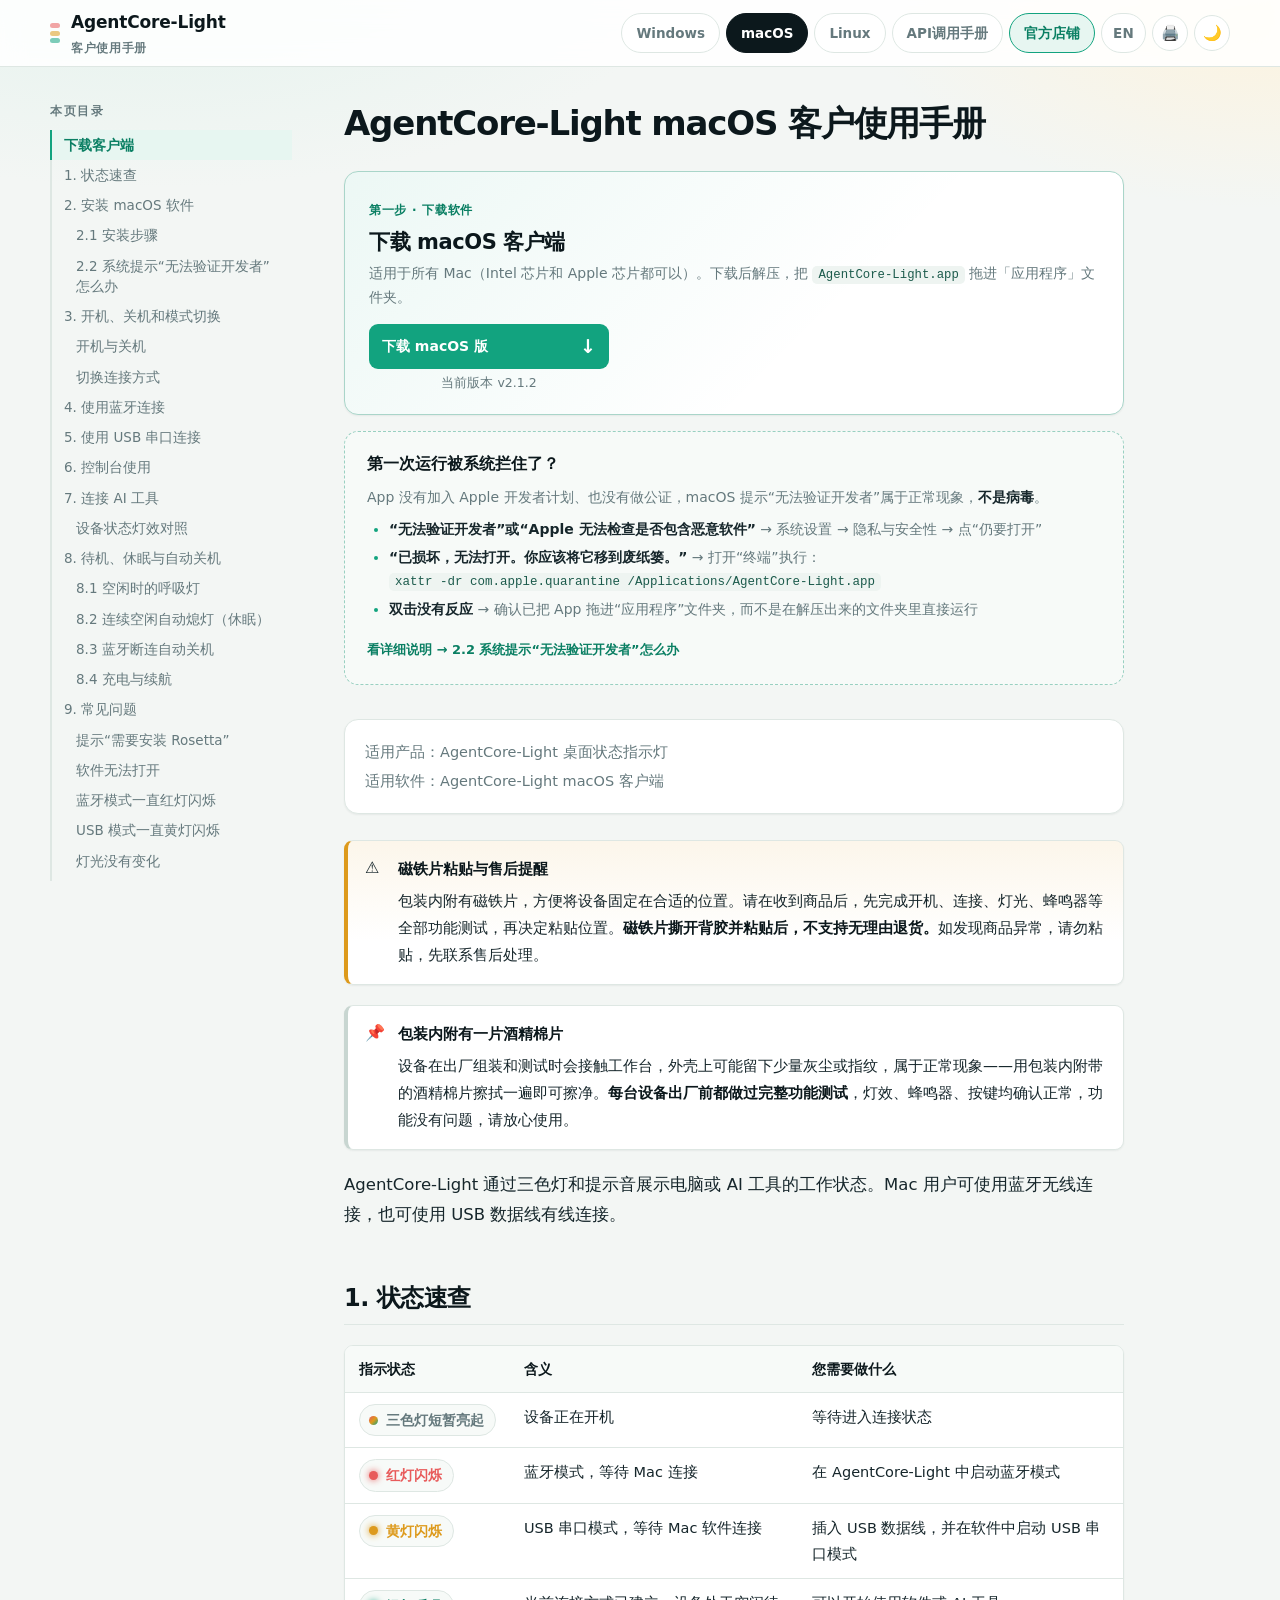
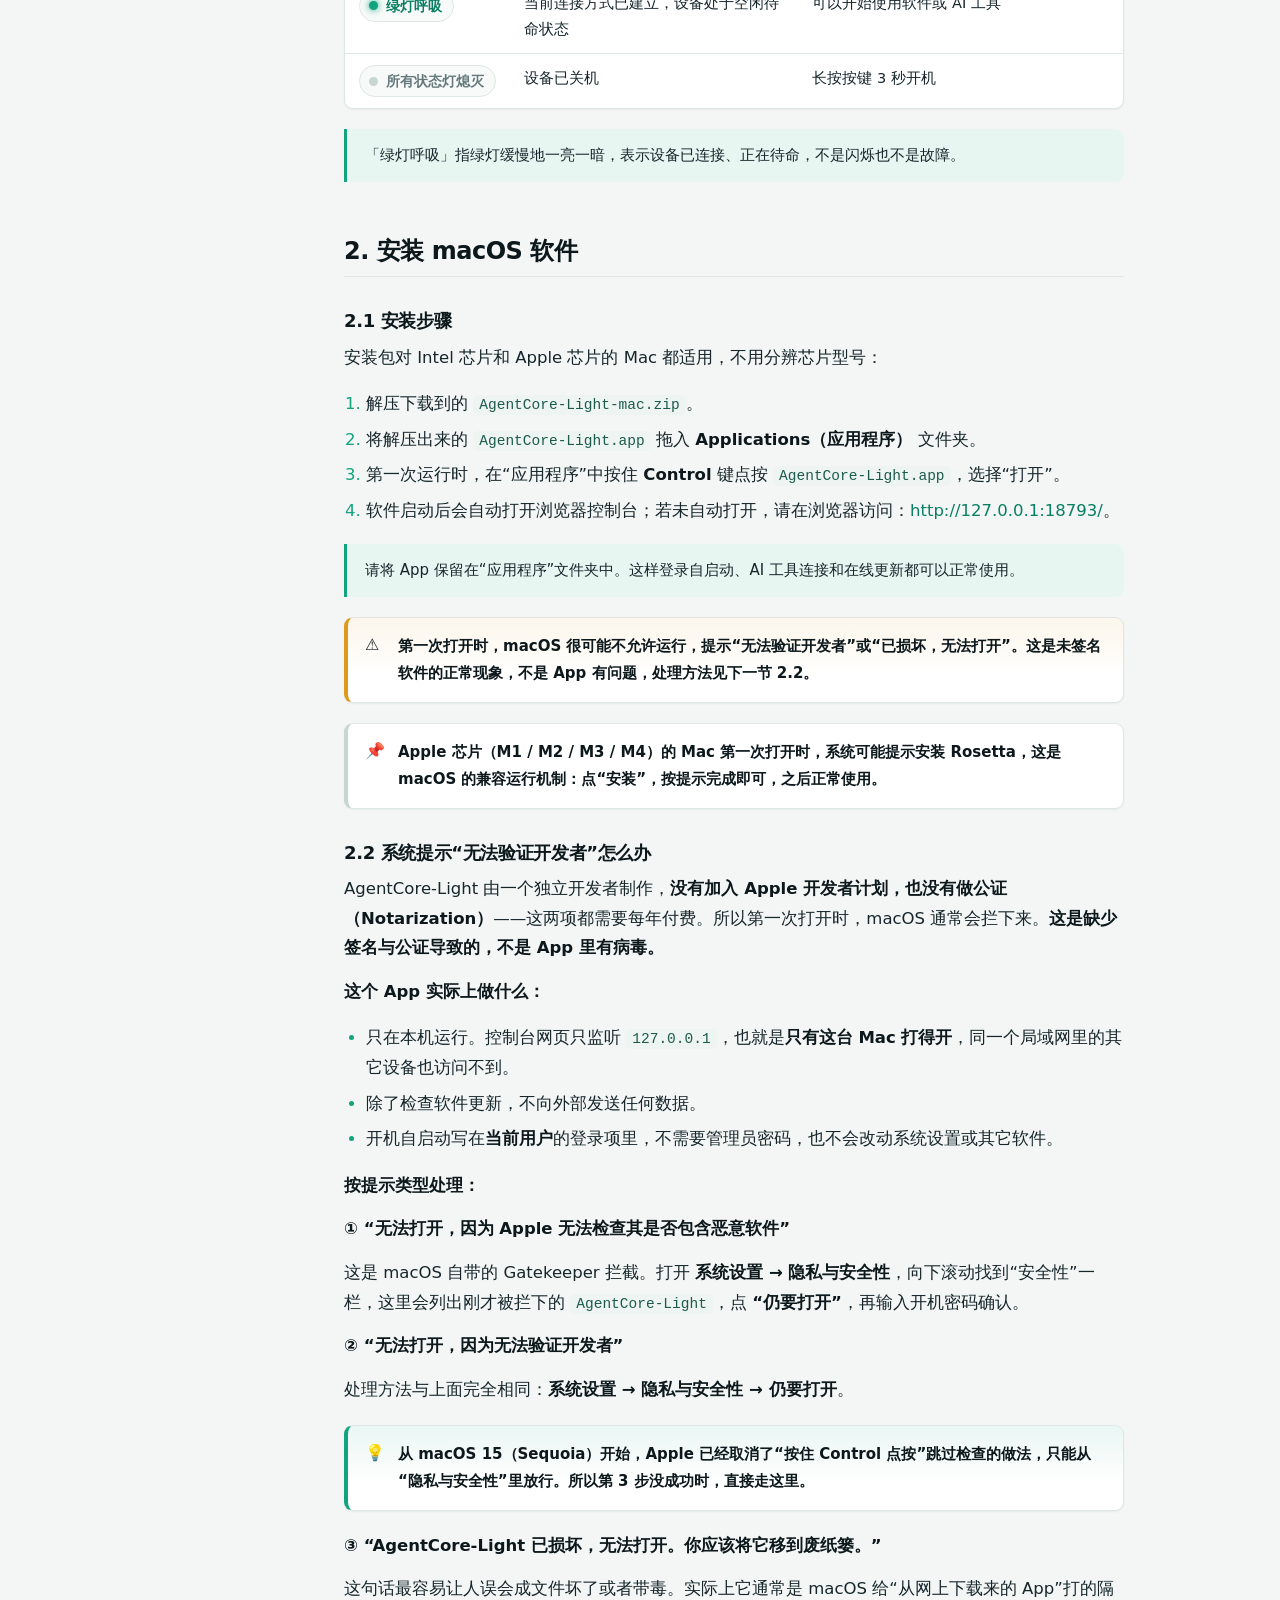
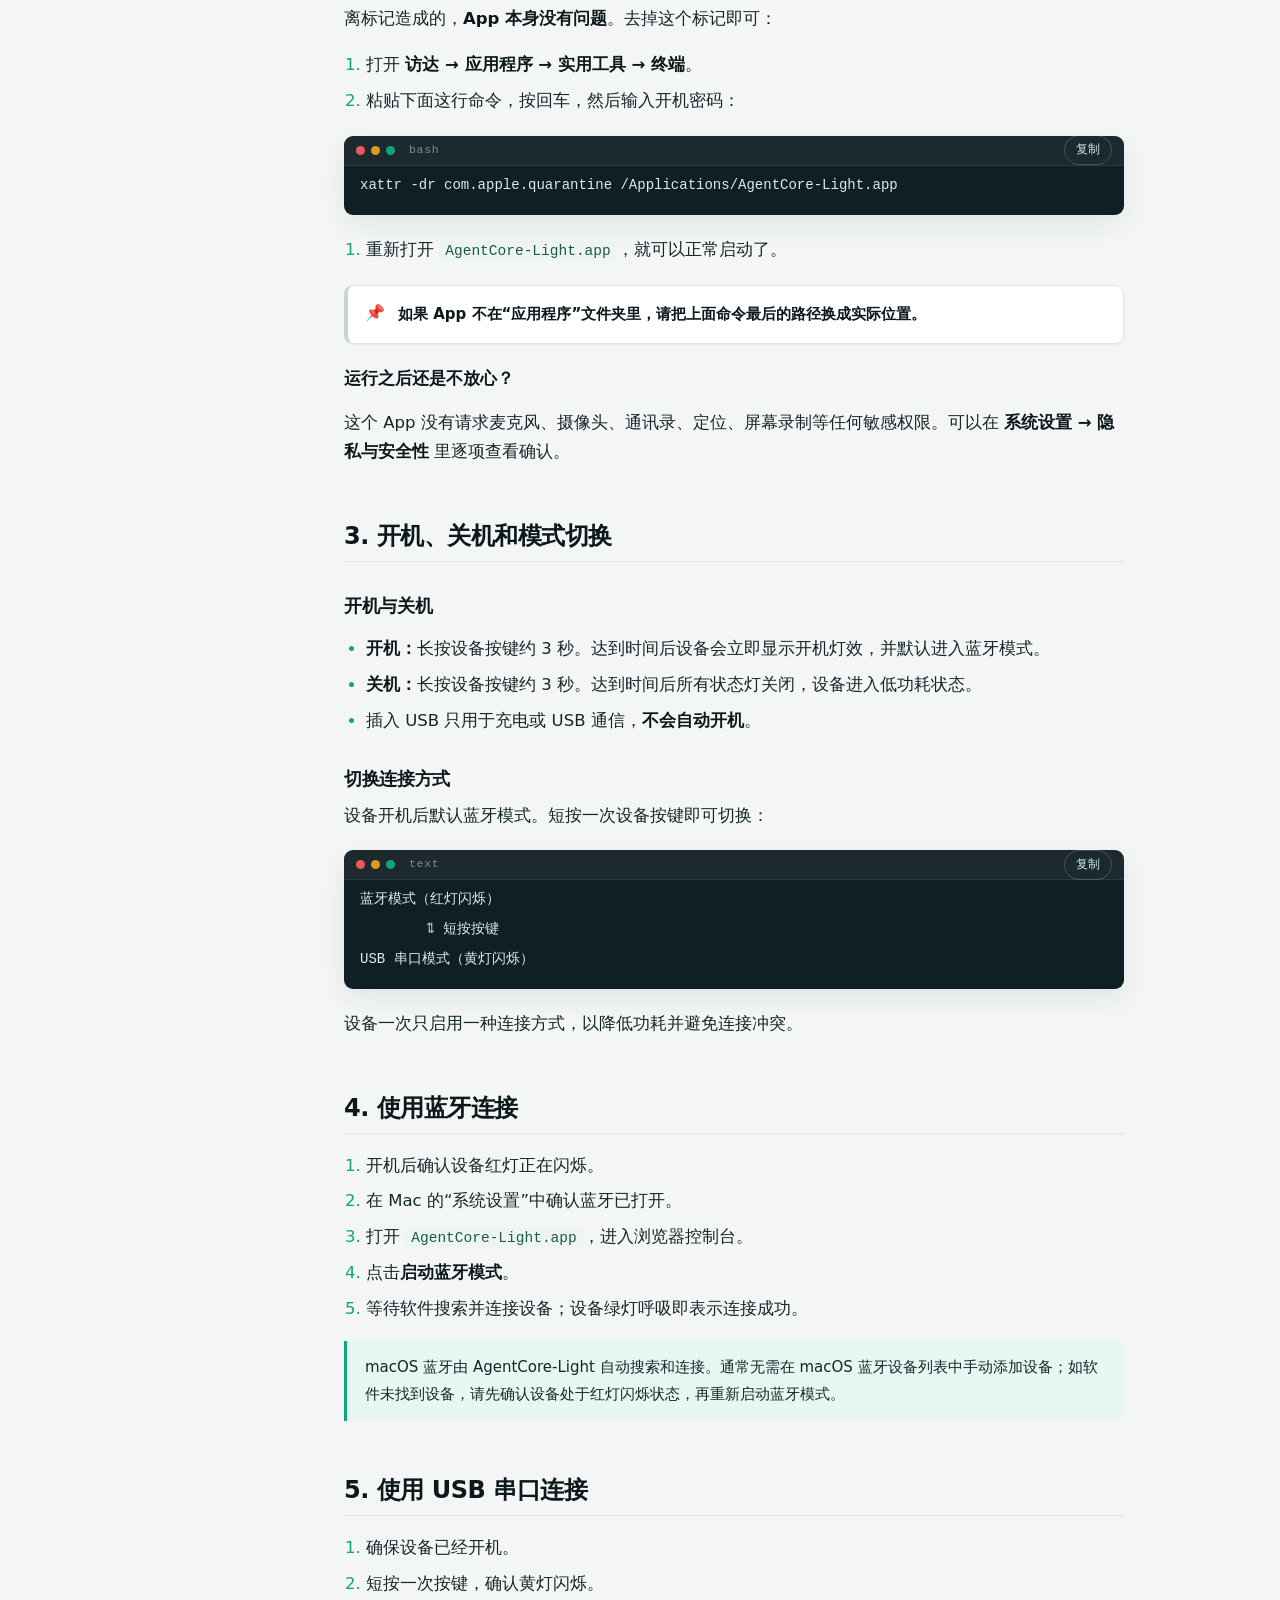
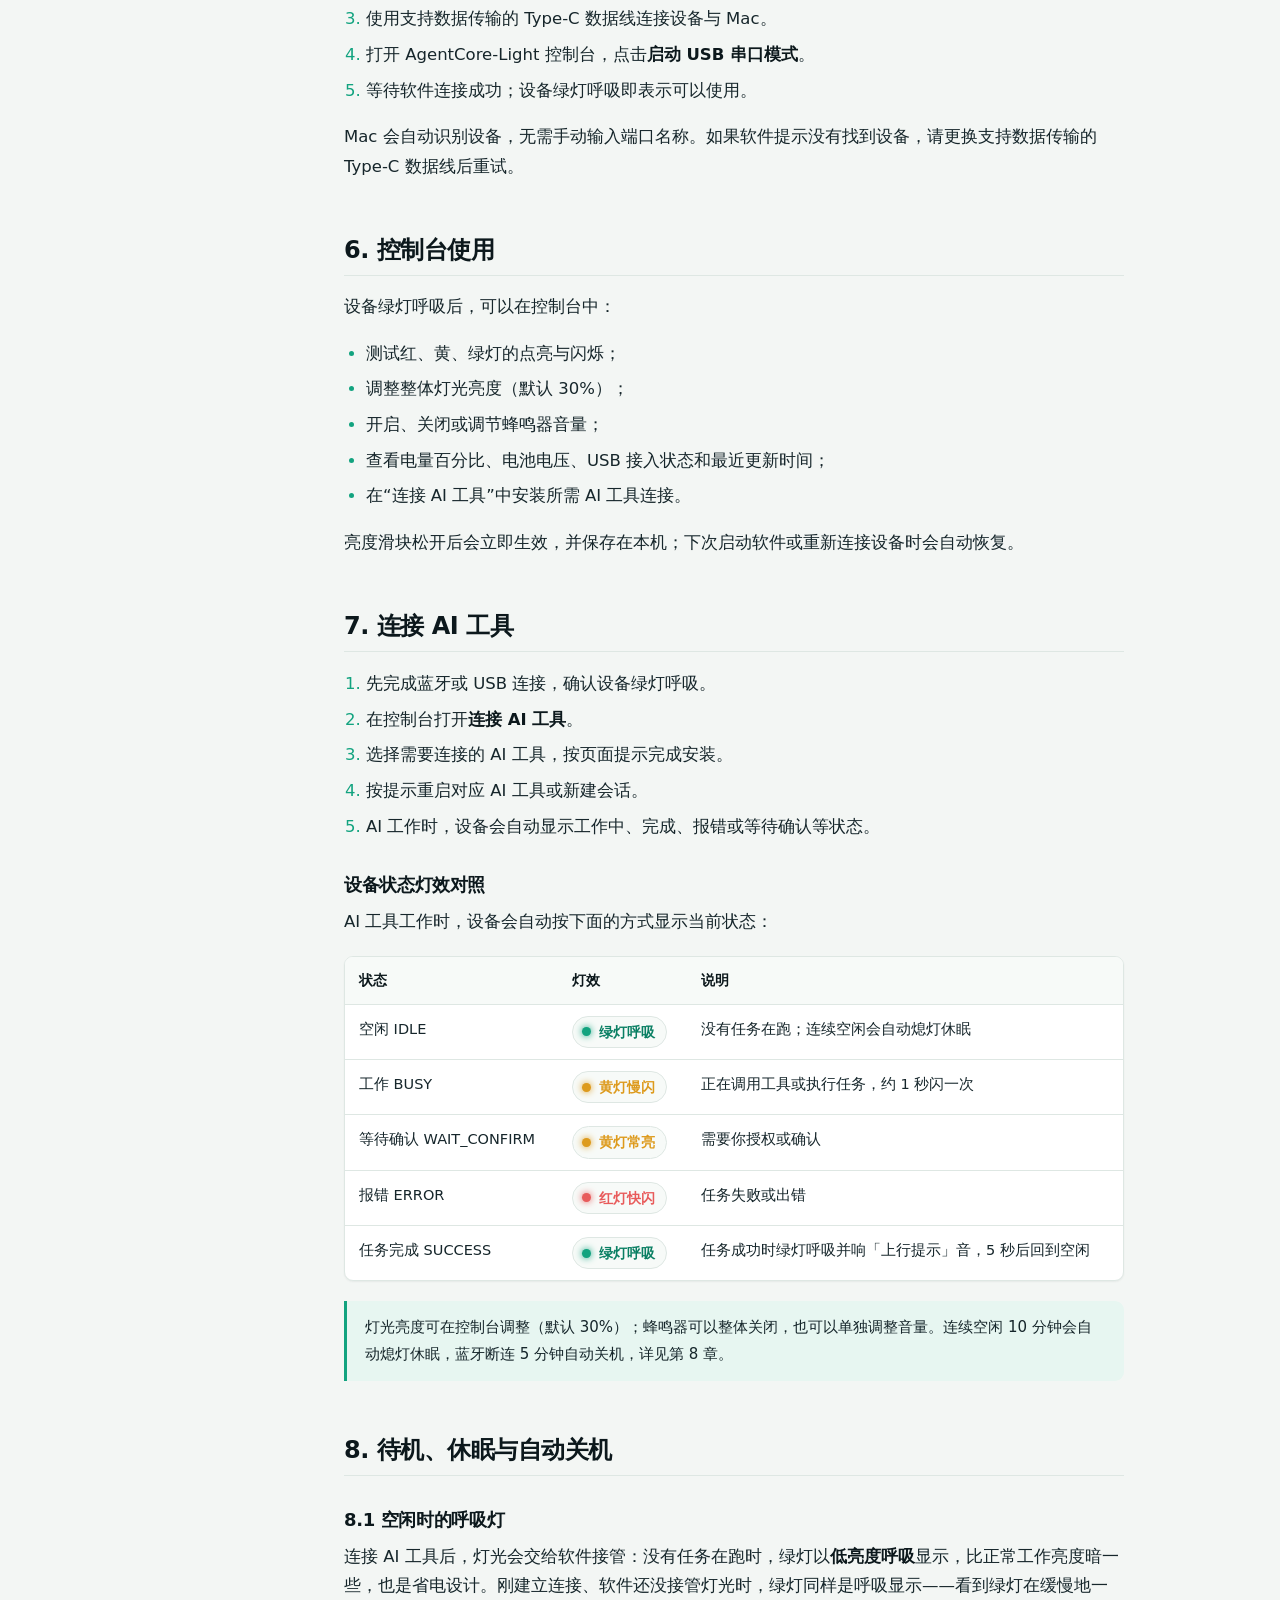
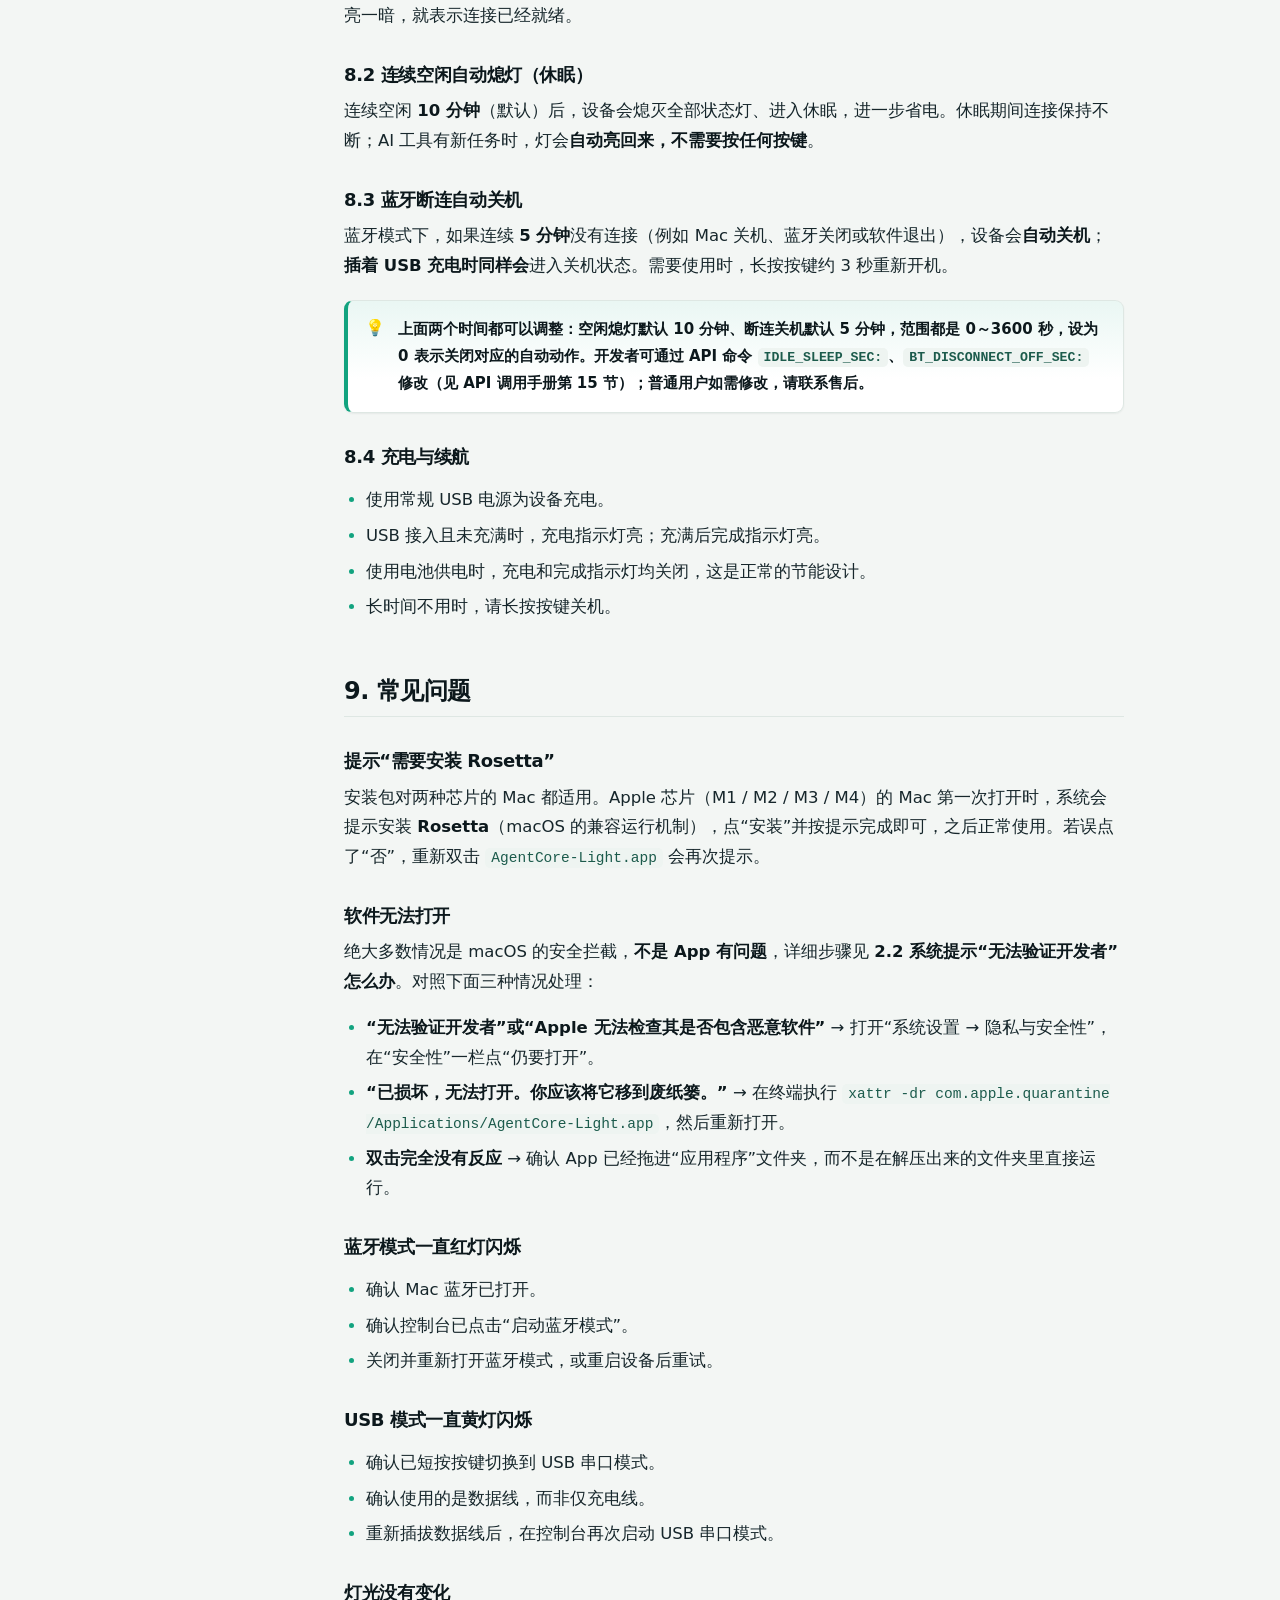
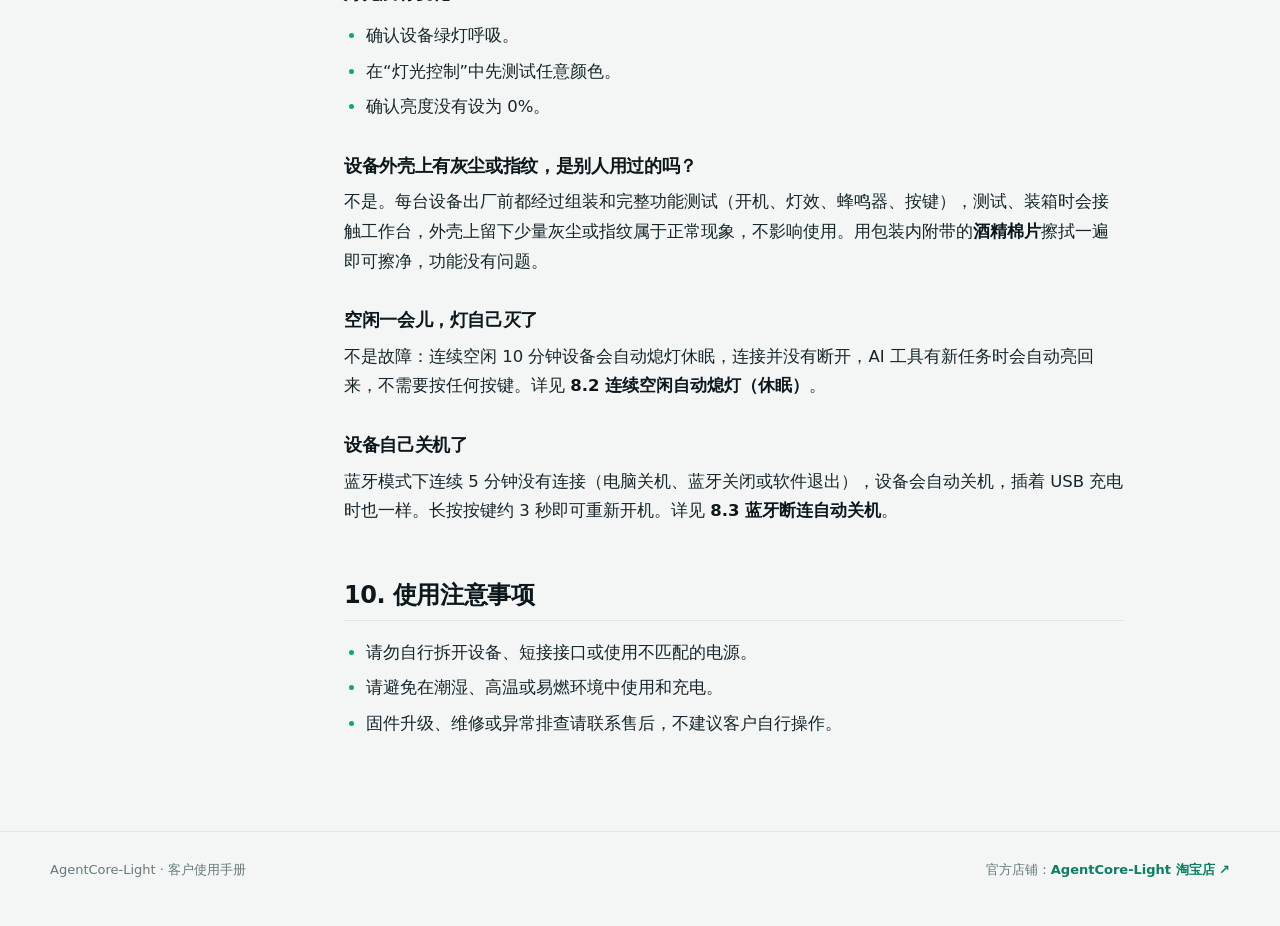
<file: macos.html>
<!doctype html>
<html lang="zh-CN" data-lang="zh">
<head>
  <meta charset="utf-8">
  <meta name="viewport" content="width=device-width, initial-scale=1">
  <title>AgentCore-Light macOS 使用手册</title>
  <meta name="description" content="安装 App、蓝牙或 USB 连接">
  <meta name="theme-color" content="#f3f6f4" media="(prefers-color-scheme: light)">
  <meta name="theme-color" content="#0d1517" media="(prefers-color-scheme: dark)">
  <link rel="icon" type="image/svg+xml" href="assets/favicon.svg">
  <link rel="canonical" href="https://fpgamaster-wyc.github.io/AgentCore-light-book/macos.html">
  <link rel="alternate" hreflang="zh-CN" href="https://fpgamaster-wyc.github.io/AgentCore-light-book/macos.html">
  <link rel="alternate" hreflang="en" href="https://fpgamaster-wyc.github.io/AgentCore-light-book/en/macos.html">
  <link rel="alternate" hreflang="x-default" href="https://fpgamaster-wyc.github.io/AgentCore-light-book/macos.html">
  <link rel="stylesheet" href="style.css">
  <script>
    // 尽早套用上次选择的主题，避免刷新时闪白
    try {
      var savedTheme = localStorage.getItem('agentcore-manual-theme');
      if (savedTheme === 'dark' || savedTheme === 'light') {
        document.documentElement.dataset.theme = savedTheme;
      }
    } catch (error) {}
  </script>
</head>
<body>
  <a class="skip-link" href="#content">跳到正文</a>
  <div class="progress" id="progress" aria-hidden="true"></div>

  <header class="site-header site-header--dense">
    <div class="wrap header-row">
      <a class="brand" href="index.html">
        <span class="lights" aria-hidden="true"><i></i><i></i><i></i></span>
        <span>AgentCore-Light<small>客户使用手册</small></span>
      </a>
      <div class="header-lamps" aria-hidden="true"><i class="r"></i><i class="y"></i><i class="g"></i></div>
      <nav class="header-nav" aria-label="手册导航">
        <a class="tab" href="windows.html">Windows</a>
        <a class="tab active" href="macos.html" aria-current="page">macOS</a>
        <a class="tab" href="linux.html">Linux</a>
        <a class="tab" href="api.html">API调用手册</a>
        <a class="tab tab-shop" href="https://shop426753734.taobao.com/?spm=a21xtw.29978516.0.0" target="_blank" rel="noopener" title="官方店铺 · 售后与配件">官方店铺</a>
        <a class="tab tab-lang" href="en/macos.html" hreflang="en" lang="en" title="Switch to English" data-lang="en">EN</a>
        <button class="icon-btn" id="printBtn" type="button" aria-label="打印或另存为 PDF" title="打印 / 存为 PDF">🖨️</button>
        <button class="icon-btn" id="themeToggle" type="button" aria-label="切换深浅色">🌙</button>
      </nav>
    </div>
  </header>

  <main class="wrap layout" id="content">
    <aside class="toc-side">
      <nav class="toc" aria-label="本页目录"><p class="toc-title">本页目录</p><ol><li class="lvl-2"><a href="#download-panel">下载客户端</a></li><li class="lvl-2"><a href="#1-状态速查">1. 状态速查</a></li><li class="lvl-2"><a href="#2-安装-macos-软件">2. 安装 macOS 软件</a><ol><li class="lvl-3"><a href="#2-1-安装步骤">2.1 安装步骤</a></li><li class="lvl-3"><a href="#2-2-系统提示-无法验证开发者-怎么办">2.2 系统提示“无法验证开发者”怎么办</a></li></ol></li><li class="lvl-2"><a href="#3-开机-关机和模式切换">3. 开机、关机和模式切换</a><ol><li class="lvl-3"><a href="#开机与关机">开机与关机</a></li><li class="lvl-3"><a href="#切换连接方式">切换连接方式</a></li></ol></li><li class="lvl-2"><a href="#4-使用蓝牙连接">4. 使用蓝牙连接</a></li><li class="lvl-2"><a href="#5-使用-usb-串口连接">5. 使用 USB 串口连接</a></li><li class="lvl-2"><a href="#6-控制台使用">6. 控制台使用</a></li><li class="lvl-2"><a href="#7-连接-ai-工具">7. 连接 AI 工具</a><ol><li class="lvl-3"><a href="#设备状态灯效对照">设备状态灯效对照</a></li></ol></li><li class="lvl-2"><a href="#8-待机-休眠与自动关机">8. 待机、休眠与自动关机</a><ol><li class="lvl-3"><a href="#8-1-空闲时的呼吸灯">8.1 空闲时的呼吸灯</a></li><li class="lvl-3"><a href="#8-2-连续空闲自动熄灯-休眠">8.2 连续空闲自动熄灯（休眠）</a></li><li class="lvl-3"><a href="#8-3-蓝牙断连自动关机">8.3 蓝牙断连自动关机</a></li><li class="lvl-3"><a href="#8-4-充电与续航">8.4 充电与续航</a></li></ol></li><li class="lvl-2"><a href="#9-常见问题">9. 常见问题</a><ol><li class="lvl-3"><a href="#提示-需要安装-rosetta">提示“需要安装 Rosetta”</a></li><li class="lvl-3"><a href="#软件无法打开">软件无法打开</a></li><li class="lvl-3"><a href="#蓝牙模式一直红灯闪烁">蓝牙模式一直红灯闪烁</a></li><li class="lvl-3"><a href="#usb-模式一直黄灯闪烁">USB 模式一直黄灯闪烁</a></li><li class="lvl-3"><a href="#灯光没有变化">灯光没有变化</a></li><li class="lvl-3"><a href="#设备外壳上有灰尘或指纹-是别人用过的吗">设备外壳上有灰尘或指纹，是别人用过的吗？</a></li><li class="lvl-3"><a href="#空闲一会儿-灯自己灭了">空闲一会儿，灯自己灭了</a></li><li class="lvl-3"><a href="#设备自己关机了">设备自己关机了</a></li></ol></li><li class="lvl-2"><a href="#10-使用注意事项">10. 使用注意事项</a></li></ol></nav>
    </aside>

    <div>
      <details class="toc-mobile">
        <summary>本页目录</summary>
        <nav class="toc" aria-label="本页目录"><p class="toc-title">本页目录</p><ol><li class="lvl-2"><a href="#download-panel">下载客户端</a></li><li class="lvl-2"><a href="#1-状态速查">1. 状态速查</a></li><li class="lvl-2"><a href="#2-安装-macos-软件">2. 安装 macOS 软件</a><ol><li class="lvl-3"><a href="#2-1-安装步骤">2.1 安装步骤</a></li><li class="lvl-3"><a href="#2-2-系统提示-无法验证开发者-怎么办">2.2 系统提示“无法验证开发者”怎么办</a></li></ol></li><li class="lvl-2"><a href="#3-开机-关机和模式切换">3. 开机、关机和模式切换</a><ol><li class="lvl-3"><a href="#开机与关机">开机与关机</a></li><li class="lvl-3"><a href="#切换连接方式">切换连接方式</a></li></ol></li><li class="lvl-2"><a href="#4-使用蓝牙连接">4. 使用蓝牙连接</a></li><li class="lvl-2"><a href="#5-使用-usb-串口连接">5. 使用 USB 串口连接</a></li><li class="lvl-2"><a href="#6-控制台使用">6. 控制台使用</a></li><li class="lvl-2"><a href="#7-连接-ai-工具">7. 连接 AI 工具</a><ol><li class="lvl-3"><a href="#设备状态灯效对照">设备状态灯效对照</a></li></ol></li><li class="lvl-2"><a href="#8-待机-休眠与自动关机">8. 待机、休眠与自动关机</a><ol><li class="lvl-3"><a href="#8-1-空闲时的呼吸灯">8.1 空闲时的呼吸灯</a></li><li class="lvl-3"><a href="#8-2-连续空闲自动熄灯-休眠">8.2 连续空闲自动熄灯（休眠）</a></li><li class="lvl-3"><a href="#8-3-蓝牙断连自动关机">8.3 蓝牙断连自动关机</a></li><li class="lvl-3"><a href="#8-4-充电与续航">8.4 充电与续航</a></li></ol></li><li class="lvl-2"><a href="#9-常见问题">9. 常见问题</a><ol><li class="lvl-3"><a href="#提示-需要安装-rosetta">提示“需要安装 Rosetta”</a></li><li class="lvl-3"><a href="#软件无法打开">软件无法打开</a></li><li class="lvl-3"><a href="#蓝牙模式一直红灯闪烁">蓝牙模式一直红灯闪烁</a></li><li class="lvl-3"><a href="#usb-模式一直黄灯闪烁">USB 模式一直黄灯闪烁</a></li><li class="lvl-3"><a href="#灯光没有变化">灯光没有变化</a></li><li class="lvl-3"><a href="#设备外壳上有灰尘或指纹-是别人用过的吗">设备外壳上有灰尘或指纹，是别人用过的吗？</a></li><li class="lvl-3"><a href="#空闲一会儿-灯自己灭了">空闲一会儿，灯自己灭了</a></li><li class="lvl-3"><a href="#设备自己关机了">设备自己关机了</a></li></ol></li><li class="lvl-2"><a href="#10-使用注意事项">10. 使用注意事项</a></li></ol></nav>
      </details>
      <article class="guide-content">
<h1 id="agentcore-light-macos-客户使用手册">AgentCore-Light macOS 客户使用手册</h1>
<section class="download-panel" id="download-panel" data-reveal><div class="download-panel-copy"><span class="download-panel-kicker">第一步 · 下载软件</span><h2>下载 macOS 客户端</h2><p>适用于所有 Mac（Intel 芯片和 Apple 芯片都可以）。下载后解压，把 <code>AgentCore-Light.app</code> 拖进「应用程序」文件夹。</p></div><div class="download-panel-actions"><div class="download-item"><a class="download-btn" href="https://github.com/FPGAmaster-wyc/AgentCore-light-book/releases/latest/download/AgentCore-Light-mac.zip" download>下载 macOS 版 <span>↓</span></a><p class="download-version">当前版本 v2.1.2</p></div></div></section>
<aside class="download-note" data-reveal><p class="download-note-title">第一次运行被系统拦住了？</p><p class="download-note-intro">App 没有加入 Apple 开发者计划、也没有做公证，macOS 提示“无法验证开发者”属于正常现象，<strong>不是病毒</strong>。</p><ul><li><strong>“无法验证开发者”或“Apple 无法检查是否包含恶意软件”</strong> → 系统设置 → 隐私与安全性 → 点“仍要打开”</li><li><strong>“已损坏，无法打开。你应该将它移到废纸篓。”</strong> → 打开“终端”执行：<br><code>xattr -dr com.apple.quarantine /Applications/AgentCore-Light.app</code></li><li><strong>双击没有反应</strong> → 确认已把 App 拖进“应用程序”文件夹，而不是在解压出来的文件夹里直接运行</li></ul><a class="download-note-more" href="#2-2-系统提示-无法验证开发者-怎么办">看详细说明 → 2.2 系统提示“无法验证开发者”怎么办</a></aside>
<div class="meta" data-reveal><p>适用产品：AgentCore-Light 桌面状态指示灯</p><p>适用软件：AgentCore-Light macOS 客户端</p></div>
<div class="callout callout-important" data-reveal><p><strong>磁铁片粘贴与售后提醒</strong></p><p>包装内附有磁铁片，方便将设备固定在合适的位置。请在收到商品后，先完成开机、连接、灯光、蜂鸣器等全部功能测试，再决定粘贴位置。<strong>磁铁片撕开背胶并粘贴后，不支持无理由退货。</strong>如发现商品异常，请勿粘贴，先联系售后处理。</p></div>
<div class="callout callout-note" data-reveal><p><strong>包装内附有一片酒精棉片</strong></p><p>设备在出厂组装和测试时会接触工作台，外壳上可能留下少量灰尘或指纹，属于正常现象——用包装内附带的酒精棉片擦拭一遍即可擦净。<strong>每台设备出厂前都做过完整功能测试</strong>，灯效、蜂鸣器、按键均确认正常，功能没有问题，请放心使用。</p></div>
<p>AgentCore-Light 通过三色灯和提示音展示电脑或 AI 工具的工作状态。Mac 用户可使用蓝牙无线连接，也可使用 USB 数据线有线连接。</p>
<h2 id="1-状态速查"><a class="anchor" href="#1-状态速查" aria-label="本节链接">#</a>1. 状态速查</h2>
<div class="table-wrap" data-reveal><table class="table-wide"><tbody><tr><th>指示状态</th><th>含义</th><th>您需要做什么</th></tr><tr><td><span class="chip chip-all">三色灯短暂亮起</span></td><td>设备正在开机</td><td>等待进入连接状态</td></tr><tr><td><span class="chip chip-red chip-blink">红灯闪烁</span></td><td>蓝牙模式，等待 Mac 连接</td><td>在 AgentCore-Light 中启动蓝牙模式</td></tr><tr><td><span class="chip chip-yellow chip-blink">黄灯闪烁</span></td><td>USB 串口模式，等待 Mac 软件连接</td><td>插入 USB 数据线，并在软件中启动 USB 串口模式</td></tr><tr><td><span class="chip chip-green chip-breathe">绿灯呼吸</span></td><td>当前连接方式已建立，设备处于空闲待命状态</td><td>可以开始使用软件或 AI 工具</td></tr><tr><td><span class="chip chip-off">所有状态灯熄灭</span></td><td>设备已关机</td><td>长按按键 3 秒开机</td></tr></tbody></table></div>
<blockquote><p>「绿灯呼吸」指绿灯缓慢地一亮一暗，表示设备已连接、正在待命，不是闪烁也不是故障。</p></blockquote>
<h2 id="2-安装-macos-软件"><a class="anchor" href="#2-安装-macos-软件" aria-label="本节链接">#</a>2. 安装 macOS 软件</h2>
<h3 id="2-1-安装步骤"><a class="anchor" href="#2-1-安装步骤" aria-label="本节链接">#</a>2.1 安装步骤</h3>
<p>安装包对 Intel 芯片和 Apple 芯片的 Mac 都适用，不用分辨芯片型号：</p>
<ol>
<li>解压下载到的 <code>AgentCore-Light-mac.zip</code>。</li>
<li>将解压出来的 <code>AgentCore-Light.app</code> 拖入 <strong>Applications（应用程序）</strong> 文件夹。</li>
<li>第一次运行时，在“应用程序”中按住 <strong>Control</strong> 键点按 <code>AgentCore-Light.app</code>，选择“打开”。</li>
<li>软件启动后会自动打开浏览器控制台；若未自动打开，请在浏览器访问：<a href="http://127.0.0.1:18793/">http://127.0.0.1:18793/</a>。</li>
</ol>
<blockquote><p>请将 App 保留在“应用程序”文件夹中。这样登录自启动、AI 工具连接和在线更新都可以正常使用。</p></blockquote>
<div class="callout callout-important" data-reveal><p>第一次打开时，macOS 很可能不允许运行，提示“无法验证开发者”或“已损坏，无法打开”。<strong>这是未签名软件的正常现象，不是 App 有问题</strong>，处理方法见下一节 <strong>2.2</strong>。</p></div>
<div class="callout callout-note" data-reveal><p>Apple 芯片（M1 / M2 / M3 / M4）的 Mac 第一次打开时，系统可能提示安装 <strong>Rosetta</strong>，这是 macOS 的兼容运行机制：点“安装”，按提示完成即可，之后正常使用。</p></div>
<h3 id="2-2-系统提示-无法验证开发者-怎么办"><a class="anchor" href="#2-2-系统提示-无法验证开发者-怎么办" aria-label="本节链接">#</a>2.2 系统提示“无法验证开发者”怎么办</h3>
<p>AgentCore-Light 由一个独立开发者制作，<strong>没有加入 Apple 开发者计划，也没有做公证（Notarization）</strong>——这两项都需要每年付费。所以第一次打开时，macOS 通常会拦下来。<strong>这是缺少签名与公证导致的，不是 App 里有病毒。</strong></p>
<p><strong>这个 App 实际上做什么：</strong></p>
<ul>
<li>只在本机运行。控制台网页只监听 <code>127.0.0.1</code>，也就是<strong>只有这台 Mac 打得开</strong>，同一个局域网里的其它设备也访问不到。</li>
<li>除了检查软件更新，不向外部发送任何数据。</li>
<li>开机自启动写在<strong>当前用户</strong>的登录项里，不需要管理员密码，也不会改动系统设置或其它软件。</li>
</ul>
<p><strong>按提示类型处理：</strong></p>
<p><strong>① “无法打开，因为 Apple 无法检查其是否包含恶意软件”</strong></p>
<p>这是 macOS 自带的 Gatekeeper 拦截。打开 <strong>系统设置 → 隐私与安全性</strong>，向下滚动找到“安全性”一栏，这里会列出刚才被拦下的 <code>AgentCore-Light</code>，点 <strong>“仍要打开”</strong>，再输入开机密码确认。</p>
<p><strong>② “无法打开，因为无法验证开发者”</strong></p>
<p>处理方法与上面完全相同：<strong>系统设置 → 隐私与安全性 → 仍要打开</strong>。</p>
<div class="callout callout-tip" data-reveal><p>从 macOS 15（Sequoia）开始，Apple 已经取消了“按住 Control 点按”跳过检查的做法，只能从“隐私与安全性”里放行。所以第 3 步没成功时，直接走这里。</p></div>
<p><strong>③ “AgentCore-Light 已损坏，无法打开。你应该将它移到废纸篓。”</strong></p>
<p>这句话最容易让人误会成文件坏了或者带毒。实际上它通常是 macOS 给“从网上下载来的 App”打的隔离标记造成的，<strong>App 本身没有问题</strong>。去掉这个标记即可：</p>
<ol>
<li>打开 <strong>访达 → 应用程序 → 实用工具 → 终端</strong>。</li>
<li>粘贴下面这行命令，按回车，然后输入开机密码：</li>
</ol>
<div class="code-block" data-reveal><div class="code-bar"><i></i><i></i><i></i><span class="code-lang">bash</span><button class="copy-btn" type="button">复制</button></div><pre><code>xattr -dr com.apple.quarantine /Applications/AgentCore-Light.app</code></pre></div>
<ol>
<li>重新打开 <code>AgentCore-Light.app</code>，就可以正常启动了。</li>
</ol>
<div class="callout callout-note" data-reveal><p>如果 App 不在“应用程序”文件夹里，请把上面命令最后的路径换成实际位置。</p></div>
<p><strong>运行之后还是不放心？</strong></p>
<p>这个 App 没有请求麦克风、摄像头、通讯录、定位、屏幕录制等任何敏感权限。可以在 <strong>系统设置 → 隐私与安全性</strong> 里逐项查看确认。</p>
<h2 id="3-开机-关机和模式切换"><a class="anchor" href="#3-开机-关机和模式切换" aria-label="本节链接">#</a>3. 开机、关机和模式切换</h2>
<h3 id="开机与关机"><a class="anchor" href="#开机与关机" aria-label="本节链接">#</a>开机与关机</h3>
<ul>
<li><strong>开机：</strong>长按设备按键约 3 秒。达到时间后设备会立即显示开机灯效，并默认进入蓝牙模式。</li>
<li><strong>关机：</strong>长按设备按键约 3 秒。达到时间后所有状态灯关闭，设备进入低功耗状态。</li>
<li>插入 USB 只用于充电或 USB 通信，<strong>不会自动开机</strong>。</li>
</ul>
<h3 id="切换连接方式"><a class="anchor" href="#切换连接方式" aria-label="本节链接">#</a>切换连接方式</h3>
<p>设备开机后默认蓝牙模式。短按一次设备按键即可切换：</p>
<div class="code-block" data-reveal><div class="code-bar"><i></i><i></i><i></i><span class="code-lang">text</span><button class="copy-btn" type="button">复制</button></div><pre><code>蓝牙模式（红灯闪烁）
        ⇅ 短按按键
USB 串口模式（黄灯闪烁）</code></pre></div>
<p>设备一次只启用一种连接方式，以降低功耗并避免连接冲突。</p>
<h2 id="4-使用蓝牙连接"><a class="anchor" href="#4-使用蓝牙连接" aria-label="本节链接">#</a>4. 使用蓝牙连接</h2>
<ol>
<li>开机后确认设备红灯正在闪烁。</li>
<li>在 Mac 的“系统设置”中确认蓝牙已打开。</li>
<li>打开 <code>AgentCore-Light.app</code>，进入浏览器控制台。</li>
<li>点击<strong>启动蓝牙模式</strong>。</li>
<li>等待软件搜索并连接设备；设备绿灯呼吸即表示连接成功。</li>
</ol>
<blockquote><p>macOS 蓝牙由 AgentCore-Light 自动搜索和连接。通常无需在 macOS 蓝牙设备列表中手动添加设备；如软件未找到设备，请先确认设备处于红灯闪烁状态，再重新启动蓝牙模式。</p></blockquote>
<h2 id="5-使用-usb-串口连接"><a class="anchor" href="#5-使用-usb-串口连接" aria-label="本节链接">#</a>5. 使用 USB 串口连接</h2>
<ol>
<li>确保设备已经开机。</li>
<li>短按一次按键，确认黄灯闪烁。</li>
<li>使用支持数据传输的 Type-C 数据线连接设备与 Mac。</li>
<li>打开 AgentCore-Light 控制台，点击<strong>启动 USB 串口模式</strong>。</li>
<li>等待软件连接成功；设备绿灯呼吸即表示可以使用。</li>
</ol>
<p>Mac 会自动识别设备，无需手动输入端口名称。如果软件提示没有找到设备，请更换支持数据传输的 Type-C 数据线后重试。</p>
<h2 id="6-控制台使用"><a class="anchor" href="#6-控制台使用" aria-label="本节链接">#</a>6. 控制台使用</h2>
<p>设备绿灯呼吸后，可以在控制台中：</p>
<ul>
<li>测试红、黄、绿灯的点亮与闪烁；</li>
<li>调整整体灯光亮度（默认 30%）；</li>
<li>开启、关闭或调节蜂鸣器音量；</li>
<li>查看电量百分比、电池电压、USB 接入状态和最近更新时间；</li>
<li>在“连接 AI 工具”中安装所需 AI 工具连接。</li>
</ul>
<p>亮度滑块松开后会立即生效，并保存在本机；下次启动软件或重新连接设备时会自动恢复。</p>
<h2 id="7-连接-ai-工具"><a class="anchor" href="#7-连接-ai-工具" aria-label="本节链接">#</a>7. 连接 AI 工具</h2>
<ol>
<li>先完成蓝牙或 USB 连接，确认设备绿灯呼吸。</li>
<li>在控制台打开<strong>连接 AI 工具</strong>。</li>
<li>选择需要连接的 AI 工具，按页面提示完成安装。</li>
<li>按提示重启对应 AI 工具或新建会话。</li>
<li>AI 工作时，设备会自动显示工作中、完成、报错或等待确认等状态。</li>
</ol>
<h3 id="设备状态灯效对照"><a class="anchor" href="#设备状态灯效对照" aria-label="本节链接">#</a>设备状态灯效对照</h3>
<p>AI 工具工作时，设备会自动按下面的方式显示当前状态：</p>
<div class="table-wrap" data-reveal><table class="table-wide"><tbody><tr><th>状态</th><th>灯效</th><th>说明</th></tr><tr><td>空闲 IDLE</td><td><span class="chip chip-green chip-breathe">绿灯呼吸</span></td><td>没有任务在跑；连续空闲会自动熄灯休眠</td></tr><tr><td>工作 BUSY</td><td><span class="chip chip-yellow chip-blink">黄灯慢闪</span></td><td>正在调用工具或执行任务，约 1 秒闪一次</td></tr><tr><td>等待确认 WAIT_CONFIRM</td><td><span class="chip chip-yellow">黄灯常亮</span></td><td>需要你授权或确认</td></tr><tr><td>报错 ERROR</td><td><span class="chip chip-red chip-blink chip-blink-fast">红灯快闪</span></td><td>任务失败或出错</td></tr><tr><td>任务完成 SUCCESS</td><td><span class="chip chip-green chip-breathe">绿灯呼吸</span></td><td>任务成功时绿灯呼吸并响「上行提示」音，5 秒后回到空闲</td></tr></tbody></table></div>
<blockquote><p>灯光亮度可在控制台调整（默认 30%）；蜂鸣器可以整体关闭，也可以单独调整音量。连续空闲 10 分钟会自动熄灯休眠，蓝牙断连 5 分钟自动关机，详见第 8 章。</p></blockquote>
<h2 id="8-待机-休眠与自动关机"><a class="anchor" href="#8-待机-休眠与自动关机" aria-label="本节链接">#</a>8. 待机、休眠与自动关机</h2>
<h3 id="8-1-空闲时的呼吸灯"><a class="anchor" href="#8-1-空闲时的呼吸灯" aria-label="本节链接">#</a>8.1 空闲时的呼吸灯</h3>
<p>连接 AI 工具后，灯光会交给软件接管：没有任务在跑时，绿灯以<strong>低亮度呼吸</strong>显示，比正常工作亮度暗一些，也是省电设计。刚建立连接、软件还没接管灯光时，绿灯同样是呼吸显示——看到绿灯在缓慢地一亮一暗，就表示连接已经就绪。</p>
<h3 id="8-2-连续空闲自动熄灯-休眠"><a class="anchor" href="#8-2-连续空闲自动熄灯-休眠" aria-label="本节链接">#</a>8.2 连续空闲自动熄灯（休眠）</h3>
<p>连续空闲 <strong>10 分钟</strong>（默认）后，设备会熄灭全部状态灯、进入休眠，进一步省电。休眠期间连接保持不断；AI 工具有新任务时，灯会<strong>自动亮回来，不需要按任何按键</strong>。</p>
<h3 id="8-3-蓝牙断连自动关机"><a class="anchor" href="#8-3-蓝牙断连自动关机" aria-label="本节链接">#</a>8.3 蓝牙断连自动关机</h3>
<p>蓝牙模式下，如果连续 <strong>5 分钟</strong>没有连接（例如 Mac 关机、蓝牙关闭或软件退出），设备会<strong>自动关机</strong>；<strong>插着 USB 充电时同样会</strong>进入关机状态。需要使用时，长按按键约 3 秒重新开机。</p>
<div class="callout callout-tip" data-reveal><p>上面两个时间都可以调整：空闲熄灯默认 10 分钟、断连关机默认 5 分钟，范围都是 0～3600 秒，设为 0 表示关闭对应的自动动作。开发者可通过 API 命令 <code>IDLE_SLEEP_SEC:</code>、<code>BT_DISCONNECT_OFF_SEC:</code> 修改（见 API 调用手册第 15 节）；普通用户如需修改，请联系售后。</p></div>
<h3 id="8-4-充电与续航"><a class="anchor" href="#8-4-充电与续航" aria-label="本节链接">#</a>8.4 充电与续航</h3>
<ul>
<li>使用常规 USB 电源为设备充电。</li>
<li>USB 接入且未充满时，充电指示灯亮；充满后完成指示灯亮。</li>
<li>使用电池供电时，充电和完成指示灯均关闭，这是正常的节能设计。</li>
<li>长时间不用时，请长按按键关机。</li>
</ul>
<h2 id="9-常见问题"><a class="anchor" href="#9-常见问题" aria-label="本节链接">#</a>9. 常见问题</h2>
<h3 id="提示-需要安装-rosetta"><a class="anchor" href="#提示-需要安装-rosetta" aria-label="本节链接">#</a>提示“需要安装 Rosetta”</h3>
<p>安装包对两种芯片的 Mac 都适用。Apple 芯片（M1 / M2 / M3 / M4）的 Mac 第一次打开时，系统会提示安装 <strong>Rosetta</strong>（macOS 的兼容运行机制），点“安装”并按提示完成即可，之后正常使用。若误点了“否”，重新双击 <code>AgentCore-Light.app</code> 会再次提示。</p>
<h3 id="软件无法打开"><a class="anchor" href="#软件无法打开" aria-label="本节链接">#</a>软件无法打开</h3>
<p>绝大多数情况是 macOS 的安全拦截，<strong>不是 App 有问题</strong>，详细步骤见 <strong>2.2 系统提示“无法验证开发者”怎么办</strong>。对照下面三种情况处理：</p>
<ul>
<li><strong>“无法验证开发者”或“Apple 无法检查其是否包含恶意软件”</strong> → 打开“系统设置 → 隐私与安全性”，在“安全性”一栏点“仍要打开”。</li>
<li><strong>“已损坏，无法打开。你应该将它移到废纸篓。”</strong> → 在终端执行 <code>xattr -dr com.apple.quarantine /Applications/AgentCore-Light.app</code>，然后重新打开。</li>
<li><strong>双击完全没有反应</strong> → 确认 App 已经拖进“应用程序”文件夹，而不是在解压出来的文件夹里直接运行。</li>
</ul>
<h3 id="蓝牙模式一直红灯闪烁"><a class="anchor" href="#蓝牙模式一直红灯闪烁" aria-label="本节链接">#</a>蓝牙模式一直红灯闪烁</h3>
<ul>
<li>确认 Mac 蓝牙已打开。</li>
<li>确认控制台已点击“启动蓝牙模式”。</li>
<li>关闭并重新打开蓝牙模式，或重启设备后重试。</li>
</ul>
<h3 id="usb-模式一直黄灯闪烁"><a class="anchor" href="#usb-模式一直黄灯闪烁" aria-label="本节链接">#</a>USB 模式一直黄灯闪烁</h3>
<ul>
<li>确认已短按按键切换到 USB 串口模式。</li>
<li>确认使用的是数据线，而非仅充电线。</li>
<li>重新插拔数据线后，在控制台再次启动 USB 串口模式。</li>
</ul>
<h3 id="灯光没有变化"><a class="anchor" href="#灯光没有变化" aria-label="本节链接">#</a>灯光没有变化</h3>
<ul>
<li>确认设备绿灯呼吸。</li>
<li>在“灯光控制”中先测试任意颜色。</li>
<li>确认亮度没有设为 0%。</li>
</ul>
<h3 id="设备外壳上有灰尘或指纹-是别人用过的吗"><a class="anchor" href="#设备外壳上有灰尘或指纹-是别人用过的吗" aria-label="本节链接">#</a>设备外壳上有灰尘或指纹，是别人用过的吗？</h3>
<p>不是。每台设备出厂前都经过组装和完整功能测试（开机、灯效、蜂鸣器、按键），测试、装箱时会接触工作台，外壳上留下少量灰尘或指纹属于正常现象，不影响使用。用包装内附带的<strong>酒精棉片</strong>擦拭一遍即可擦净，功能没有问题。</p>
<h3 id="空闲一会儿-灯自己灭了"><a class="anchor" href="#空闲一会儿-灯自己灭了" aria-label="本节链接">#</a>空闲一会儿，灯自己灭了</h3>
<p>不是故障：连续空闲 10 分钟设备会自动熄灯休眠，连接并没有断开，AI 工具有新任务时会自动亮回来，不需要按任何按键。详见 <strong>8.2 连续空闲自动熄灯（休眠）</strong>。</p>
<h3 id="设备自己关机了"><a class="anchor" href="#设备自己关机了" aria-label="本节链接">#</a>设备自己关机了</h3>
<p>蓝牙模式下连续 5 分钟没有连接（电脑关机、蓝牙关闭或软件退出），设备会自动关机，插着 USB 充电时也一样。长按按键约 3 秒即可重新开机。详见 <strong>8.3 蓝牙断连自动关机</strong>。</p>
<h2 id="10-使用注意事项"><a class="anchor" href="#10-使用注意事项" aria-label="本节链接">#</a>10. 使用注意事项</h2>
<ul>
<li>请勿自行拆开设备、短接接口或使用不匹配的电源。</li>
<li>请避免在潮湿、高温或易燃环境中使用和充电。</li>
<li>固件升级、维修或异常排查请联系售后，不建议客户自行操作。</li>
</ul>
      </article>
    </div>
  </main>

  <button class="to-top" id="toTop" type="button" aria-label="返回顶部">↑</button>

  <footer class="site-footer">
    <div class="wrap footer-row">
      <span>AgentCore-Light · 客户使用手册</span>
      <span class="footer-shop">官方店铺：<a href="https://shop426753734.taobao.com/?spm=a21xtw.29978516.0.0" target="_blank" rel="noopener">AgentCore-Light 淘宝店 ↗</a></span>
    </div>
  </footer>

  <script>
    document.getElementById('printBtn').addEventListener('click', function () { window.print(); });
  </script>
  <script src="site.js" defer></script>
</body>
</html>
</file>
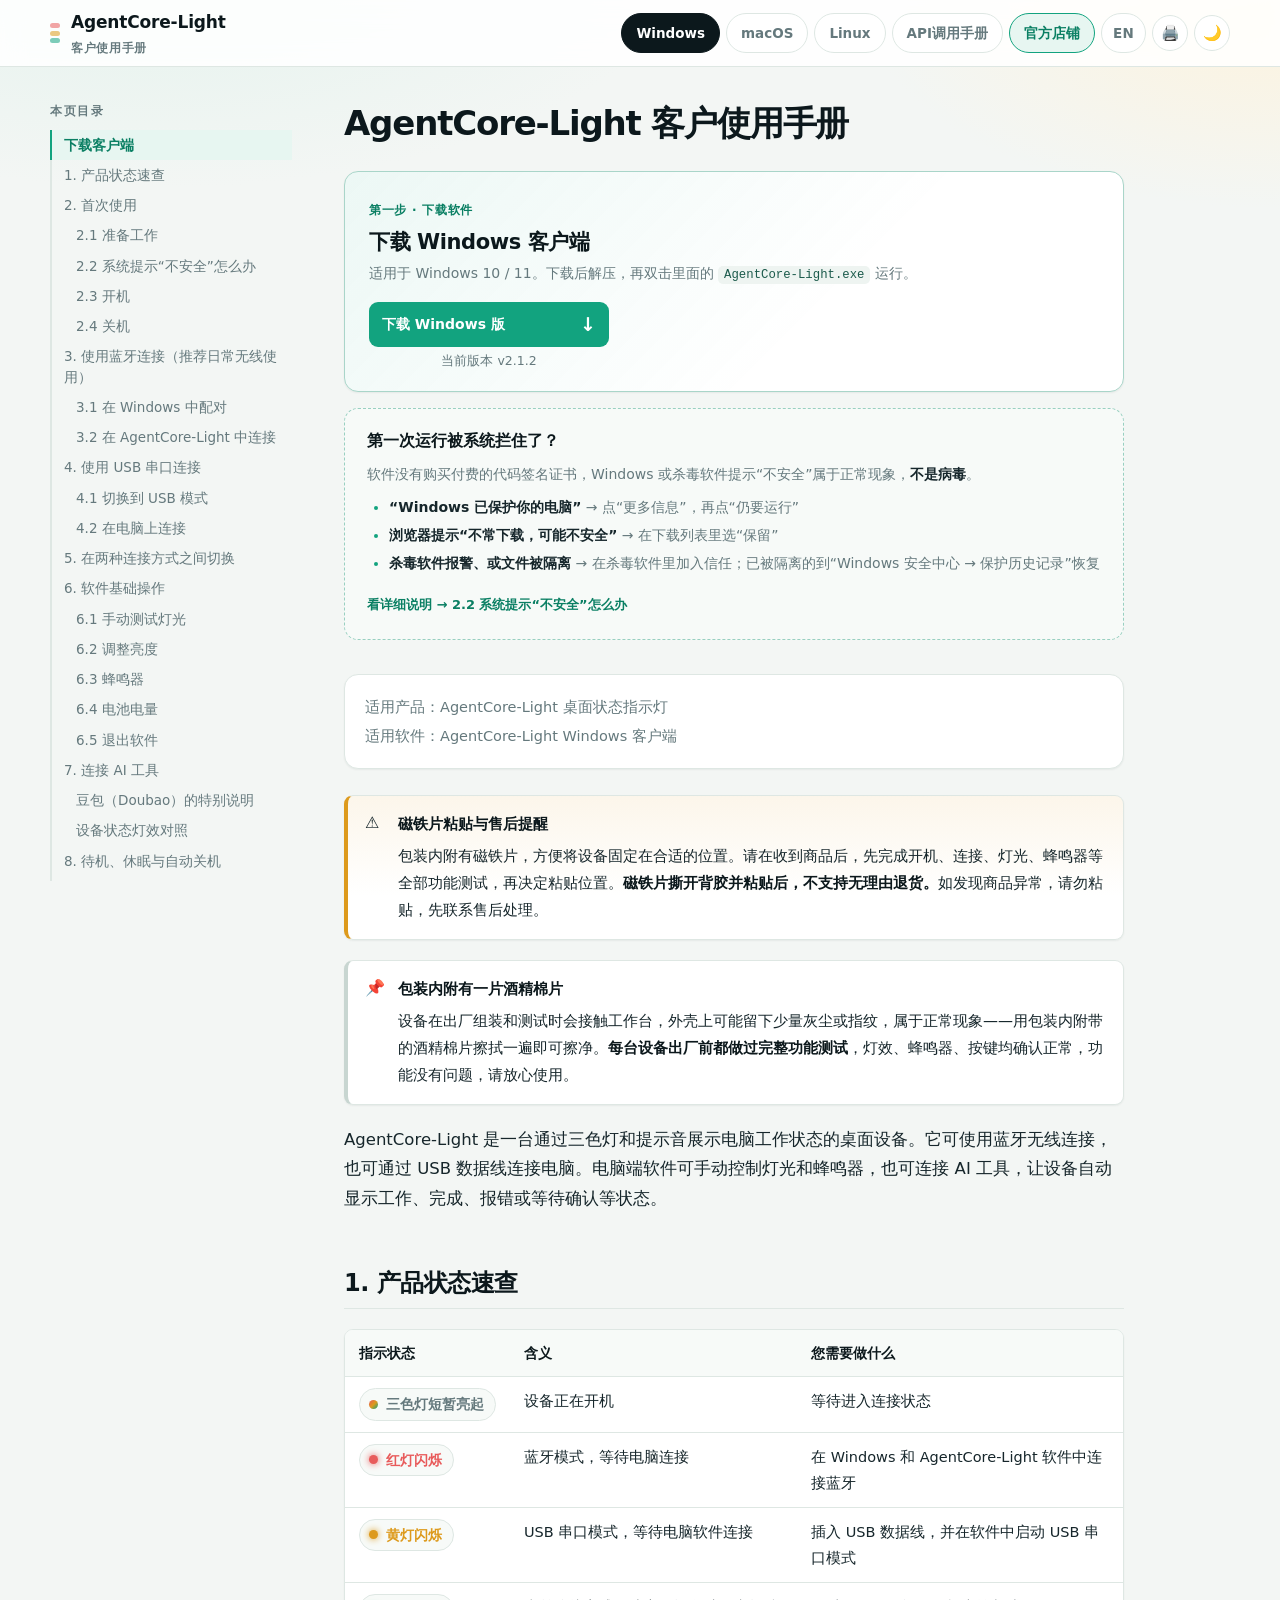
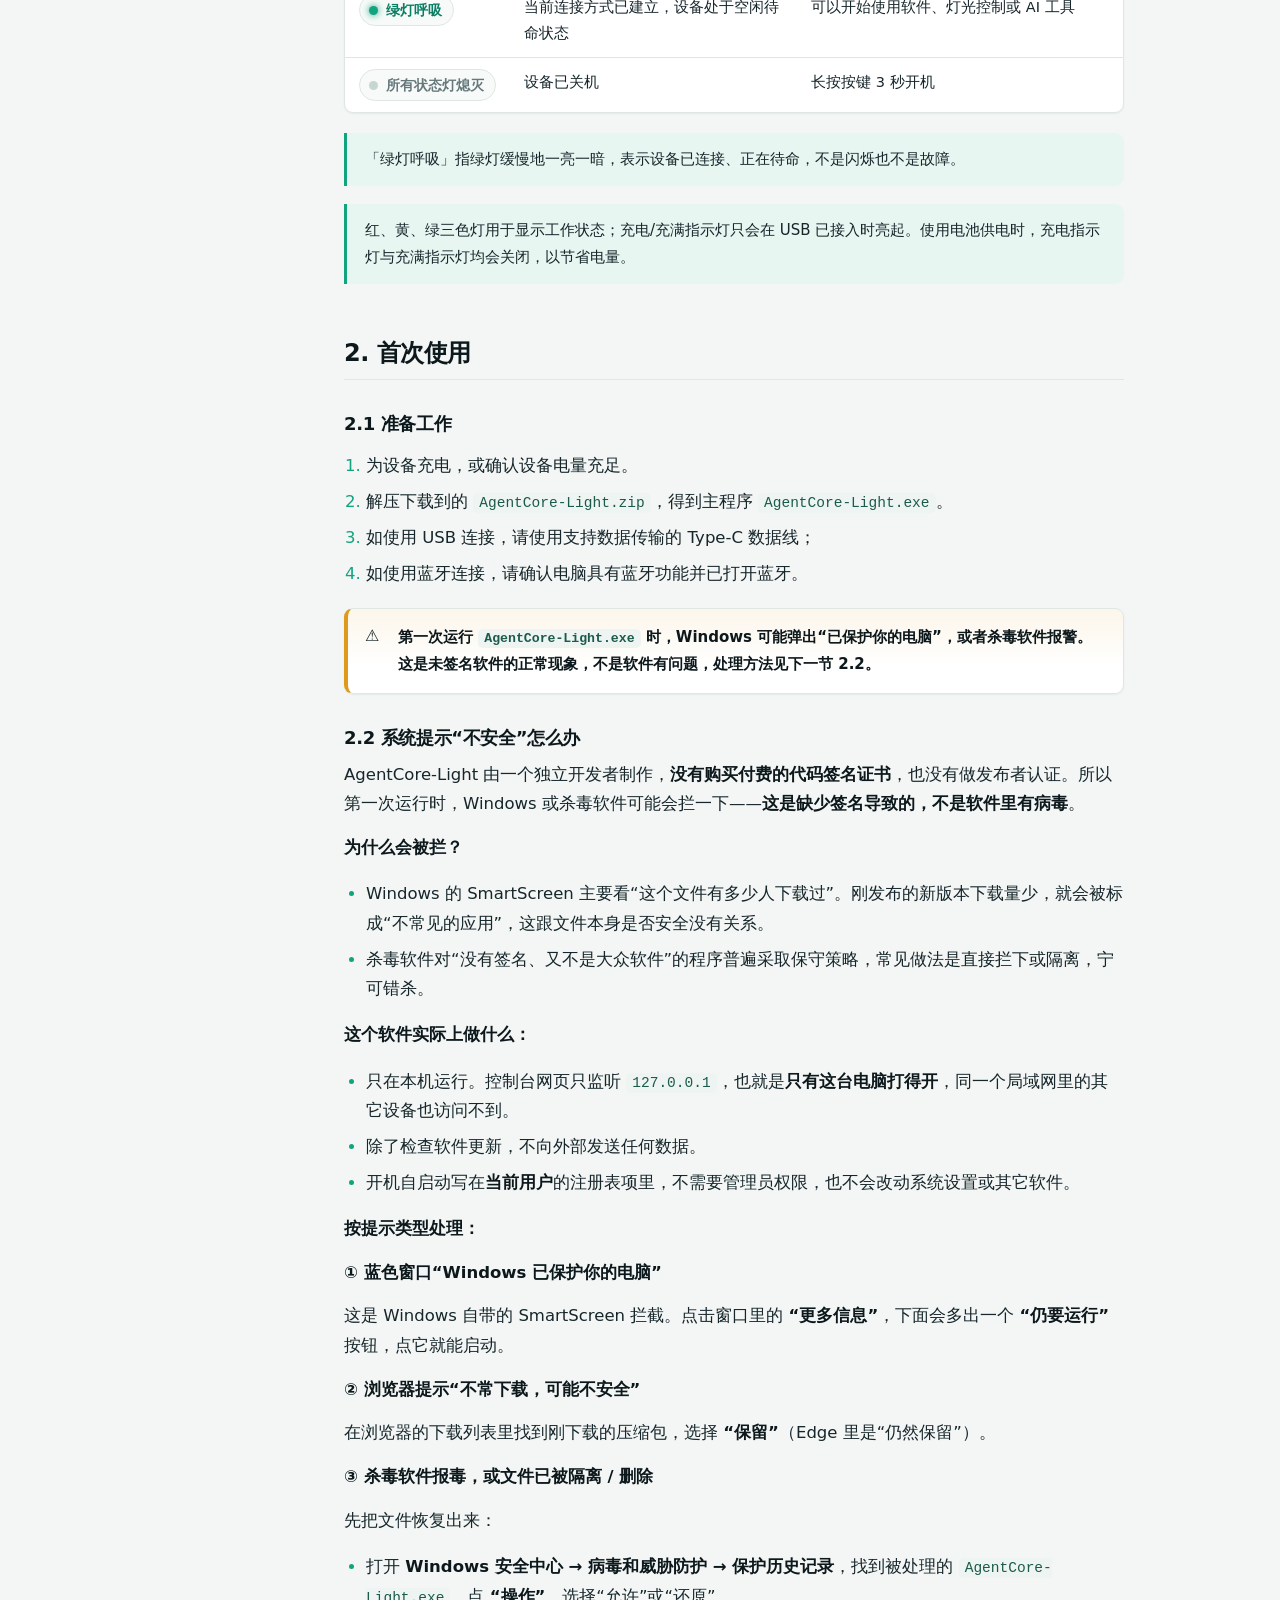
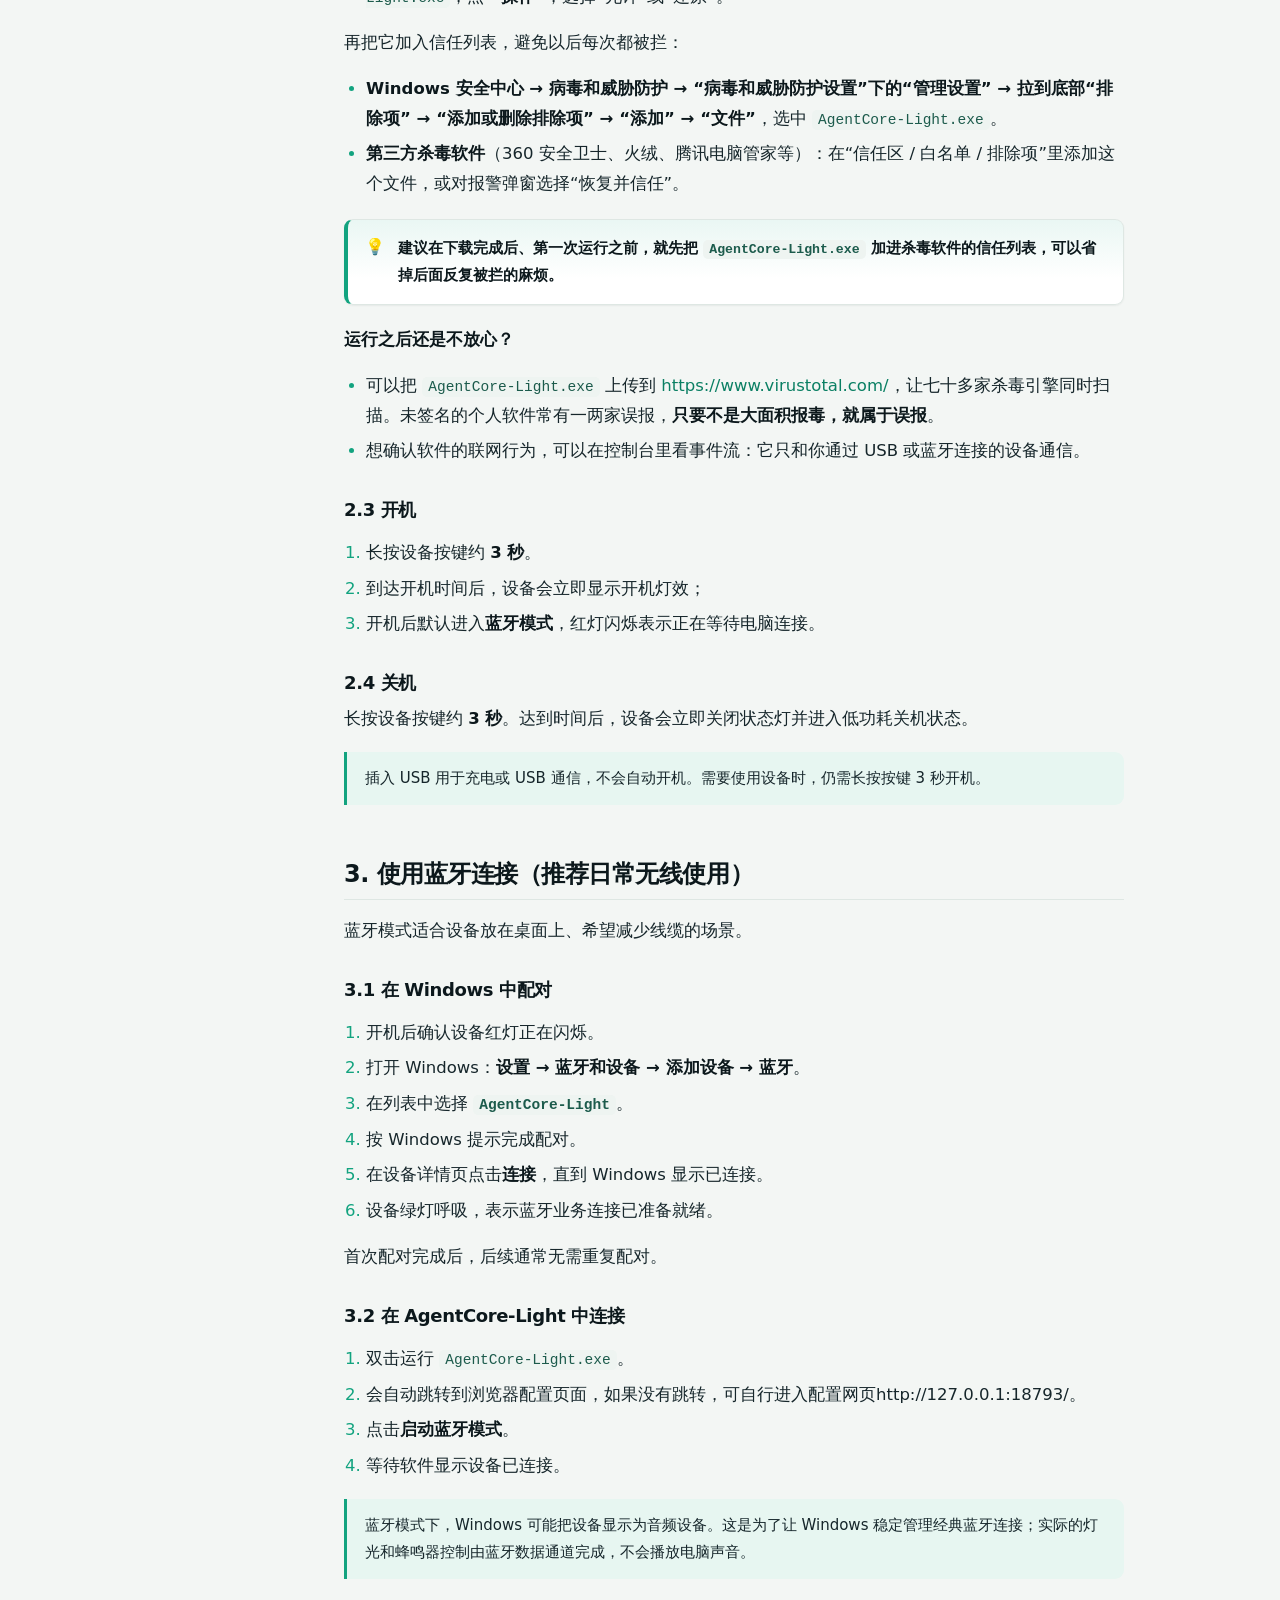
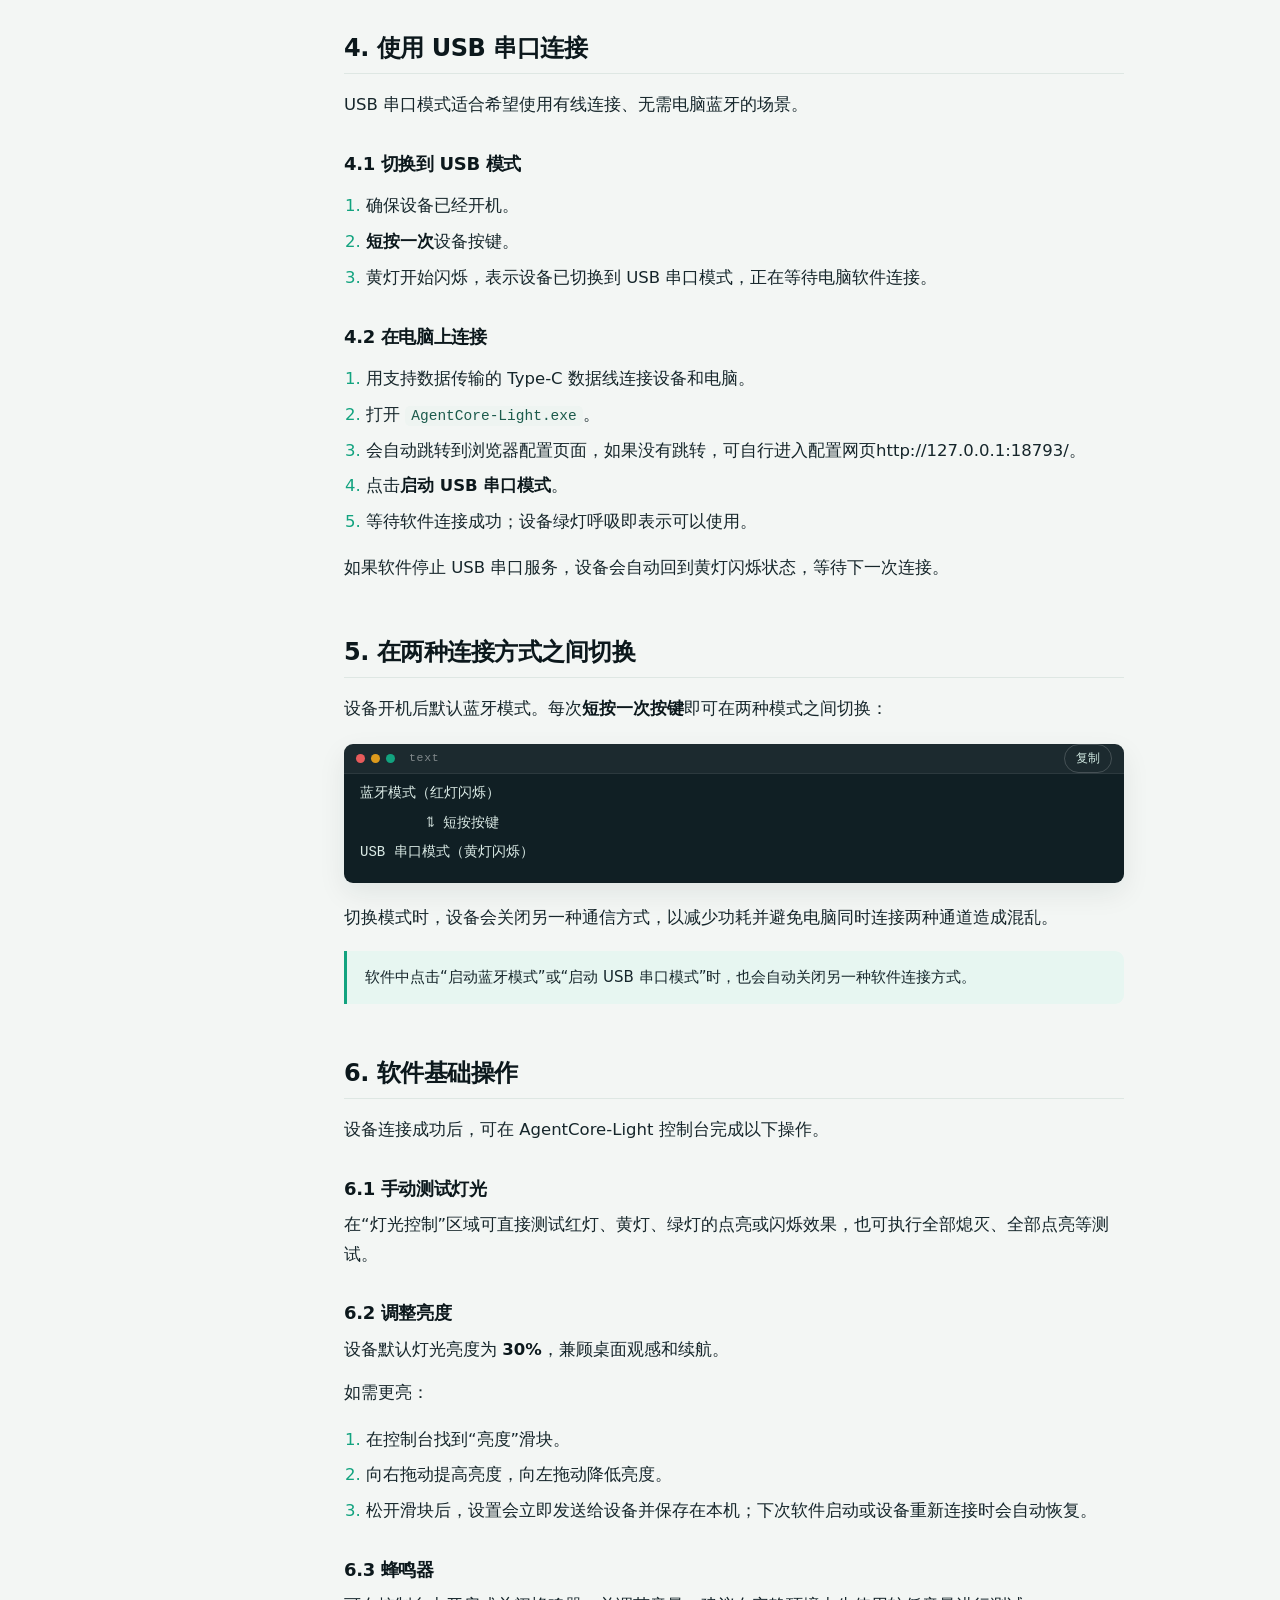
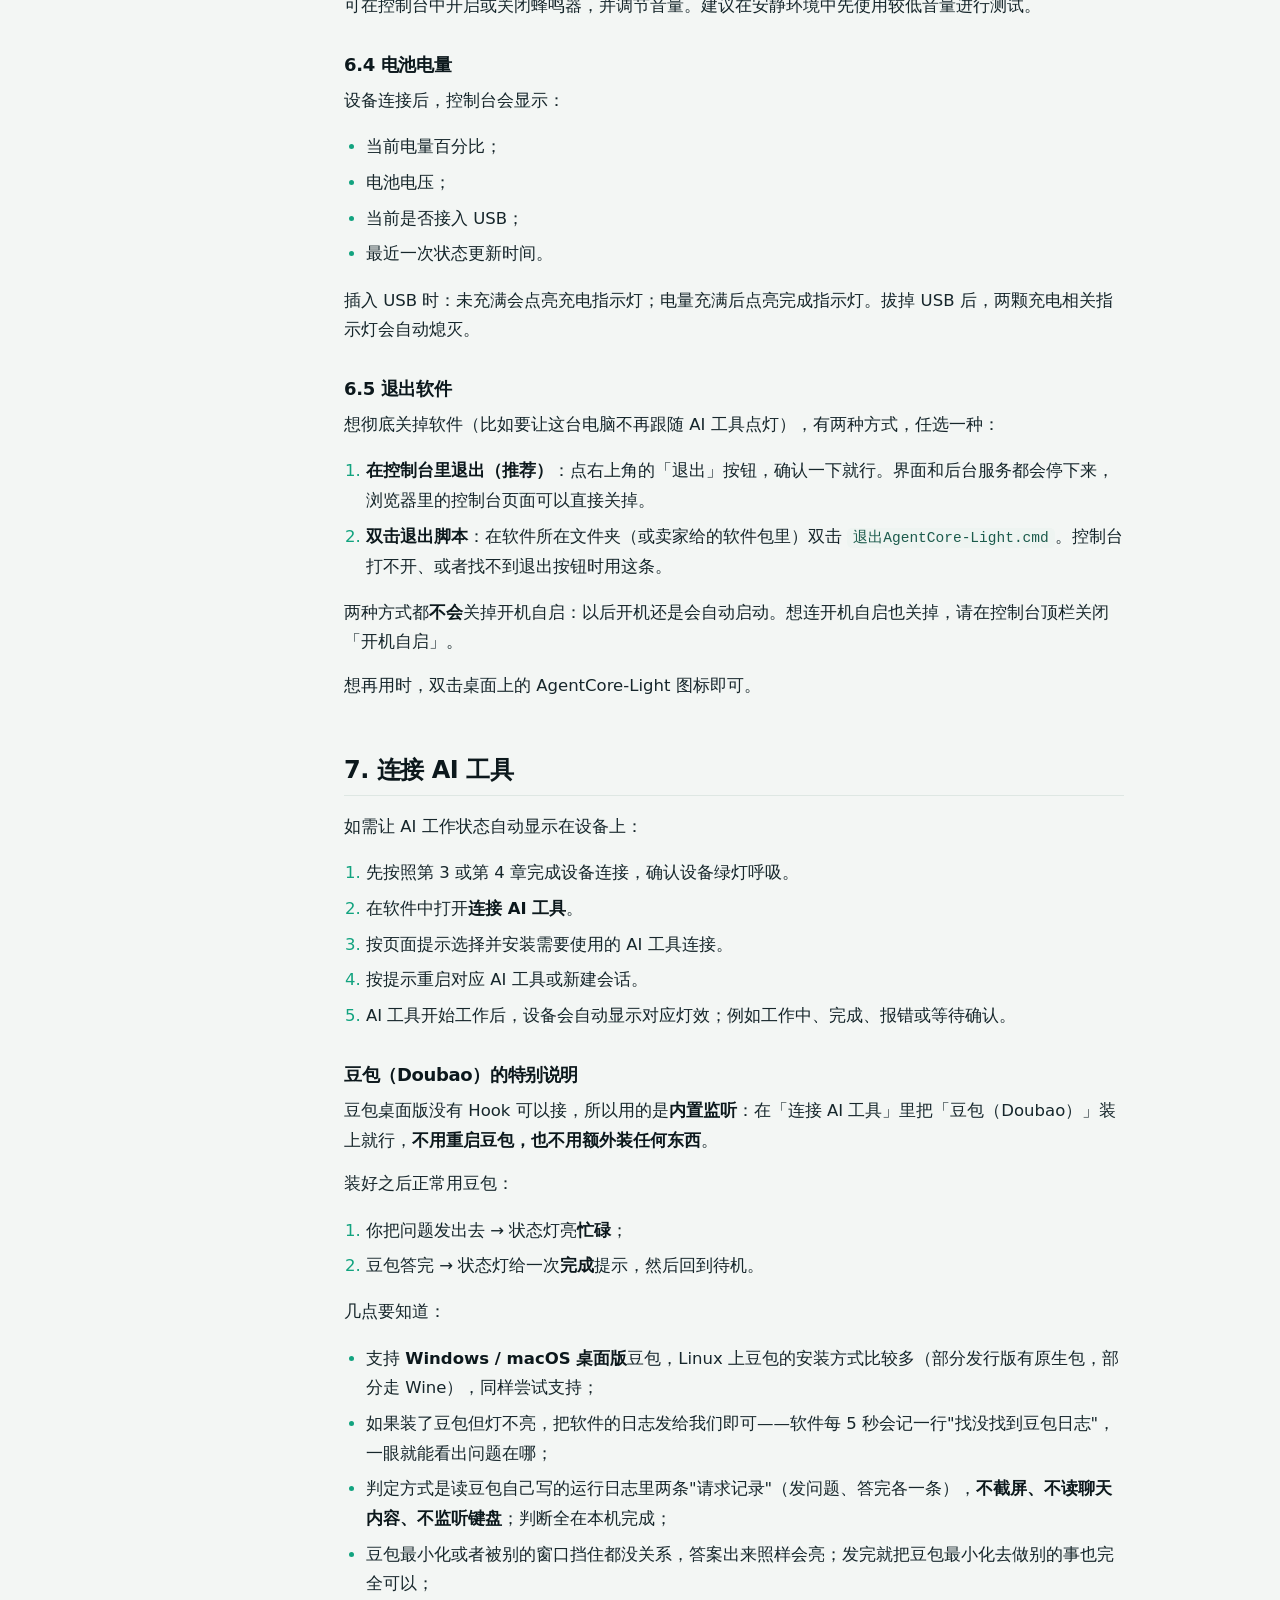
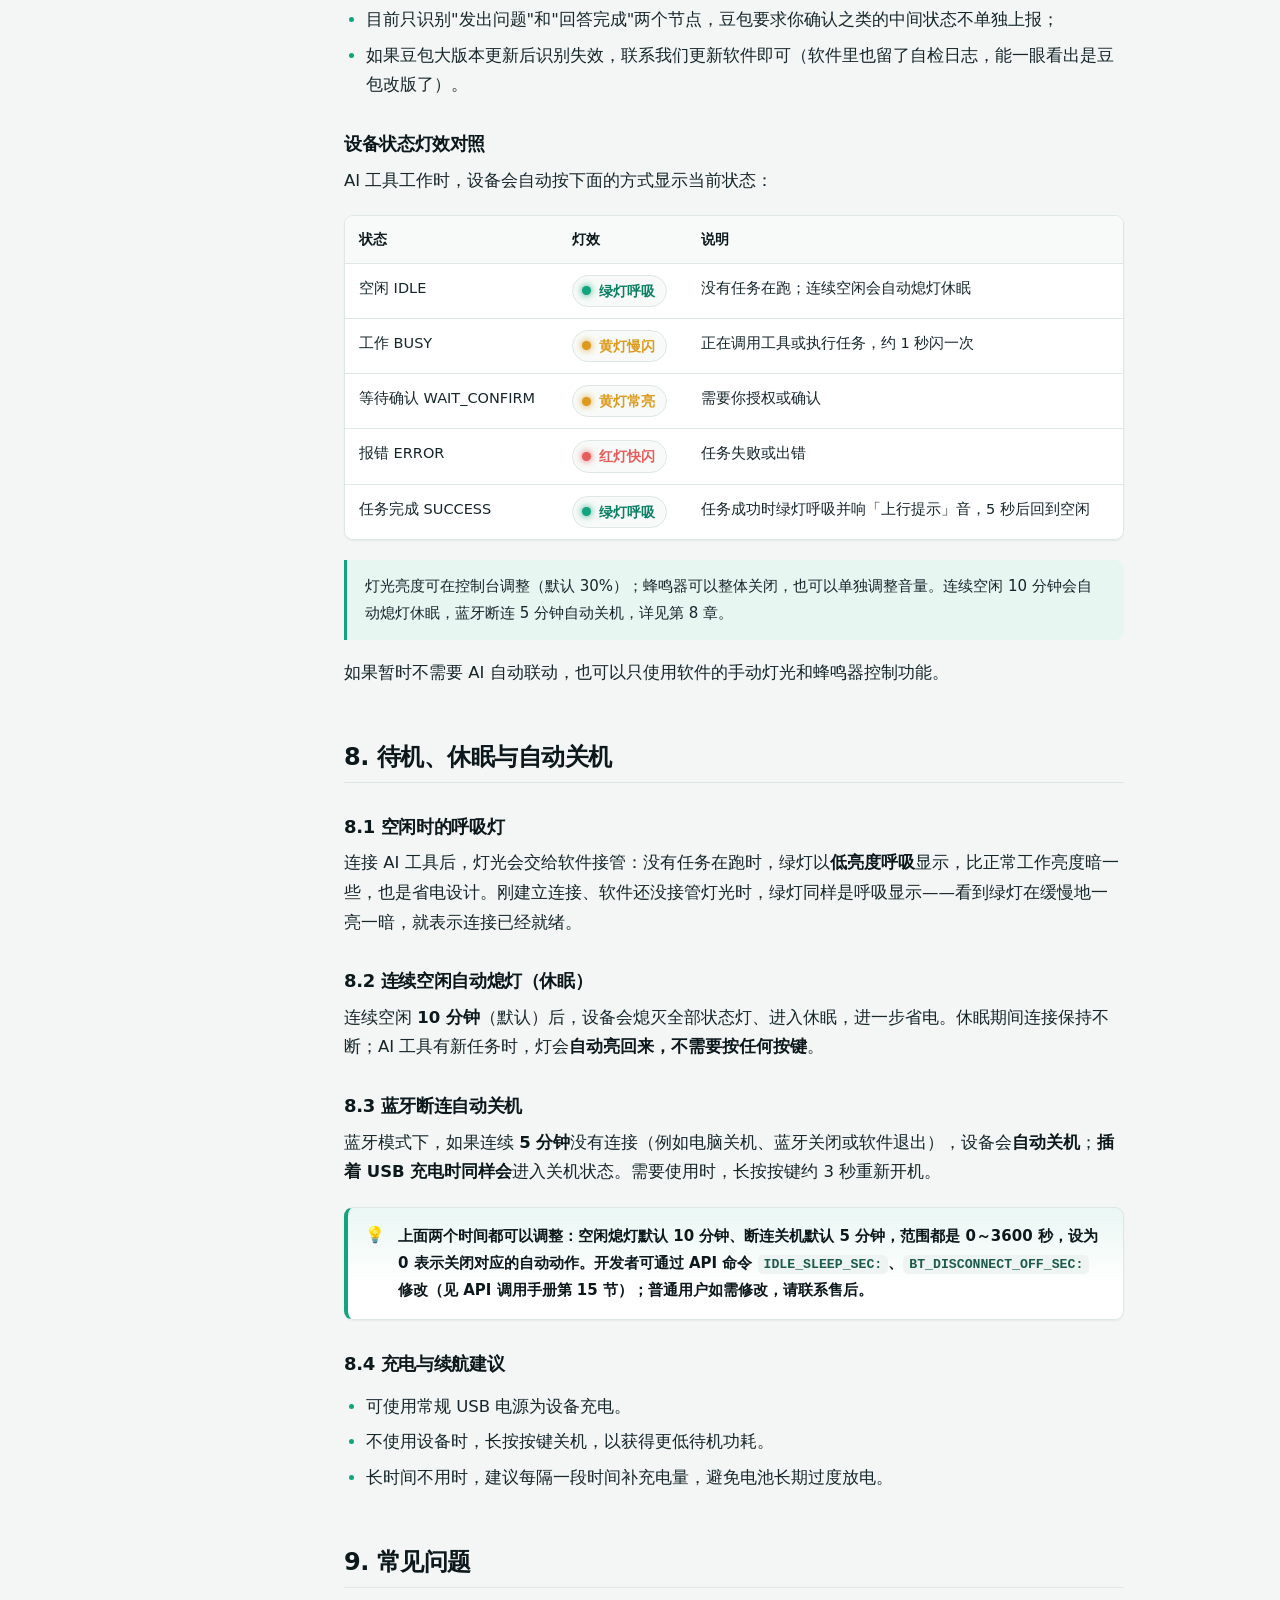
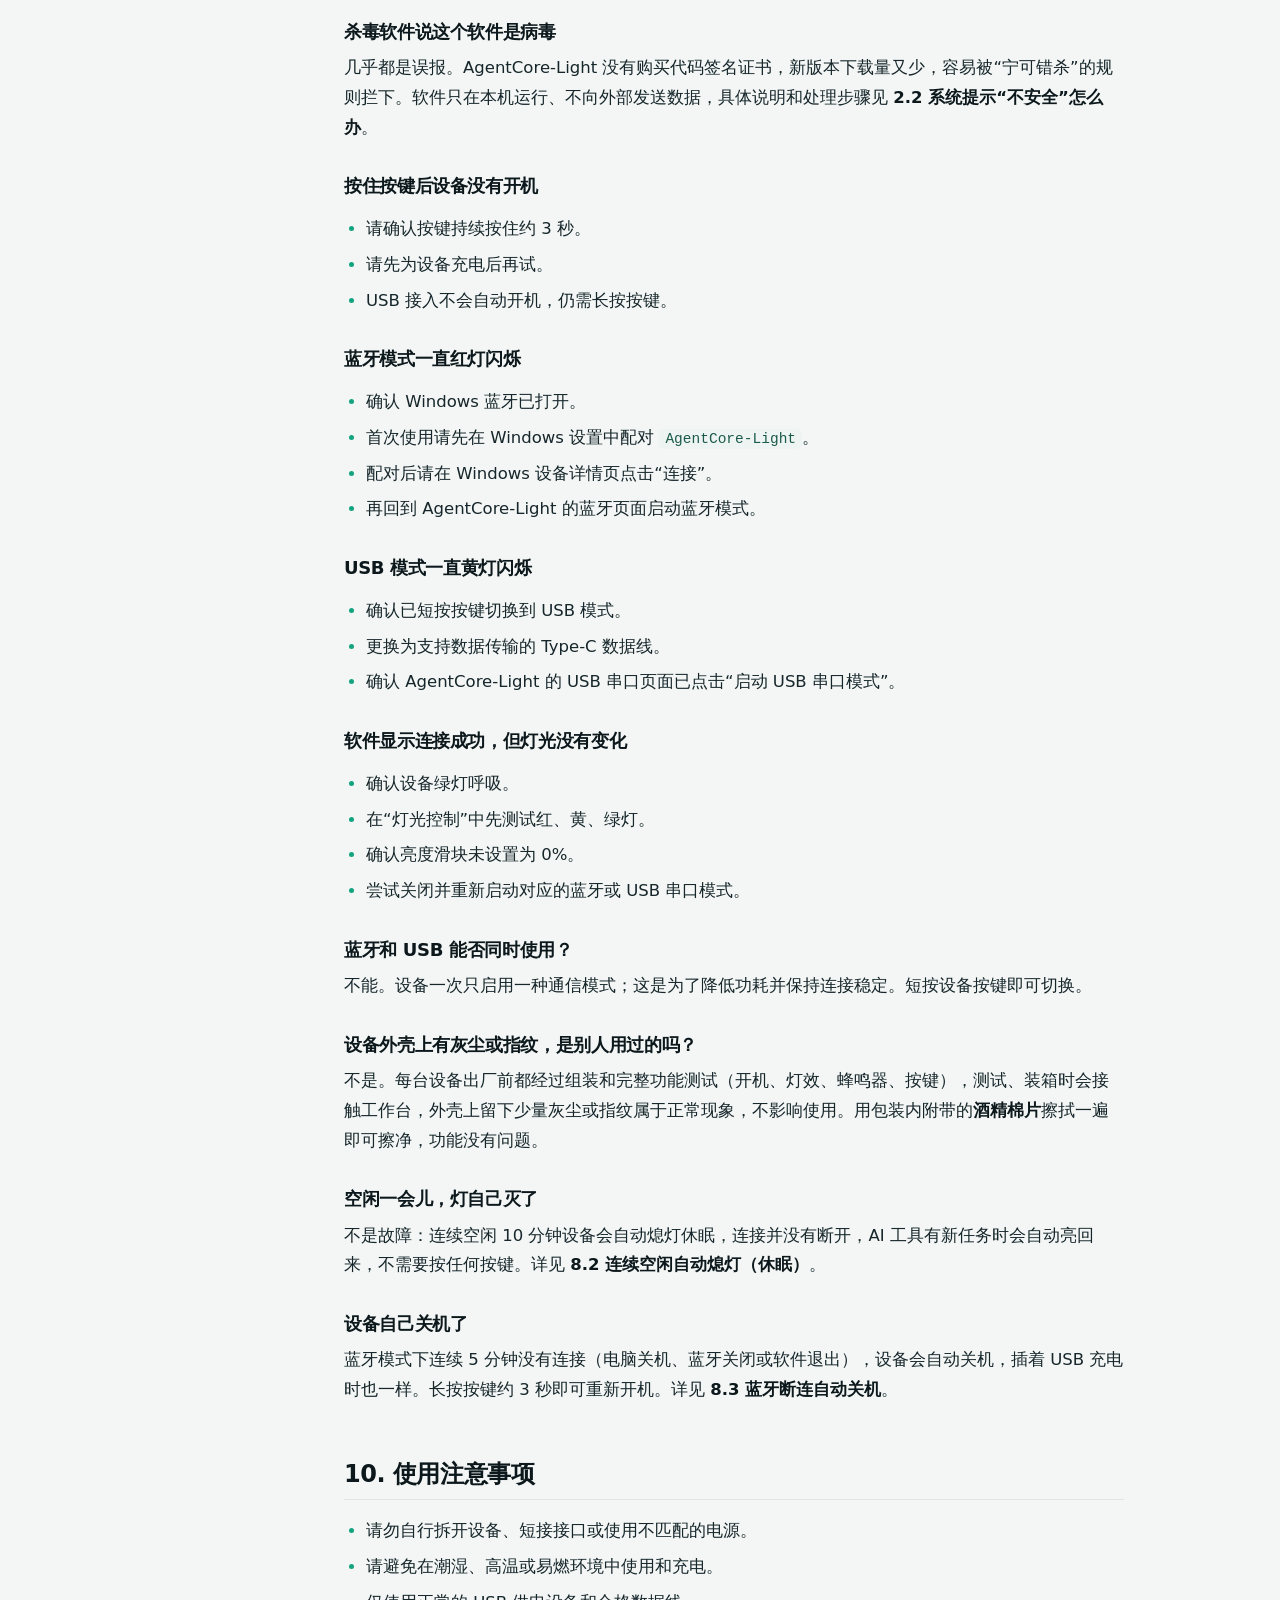
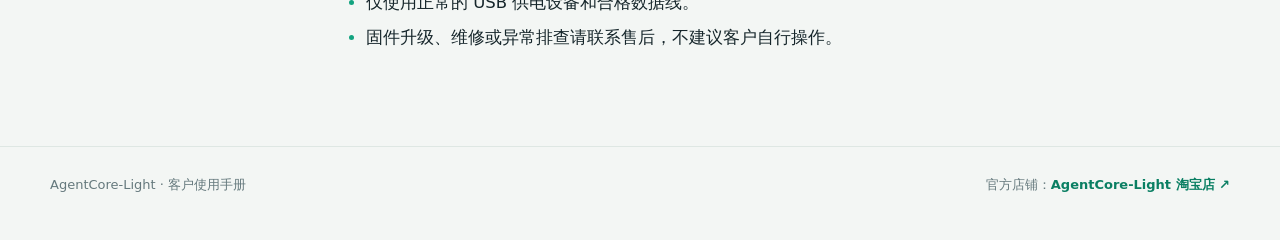
<file: windows.html>
<!doctype html>
<html lang="zh-CN" data-lang="zh">
<head>
  <meta charset="utf-8">
  <meta name="viewport" content="width=device-width, initial-scale=1">
  <title>AgentCore-Light Windows 使用手册</title>
  <meta name="description" content="配对蓝牙或使用 USB 串口连接">
  <meta name="theme-color" content="#f3f6f4" media="(prefers-color-scheme: light)">
  <meta name="theme-color" content="#0d1517" media="(prefers-color-scheme: dark)">
  <link rel="icon" type="image/svg+xml" href="assets/favicon.svg">
  <link rel="canonical" href="https://fpgamaster-wyc.github.io/AgentCore-light-book/windows.html">
  <link rel="alternate" hreflang="zh-CN" href="https://fpgamaster-wyc.github.io/AgentCore-light-book/windows.html">
  <link rel="alternate" hreflang="en" href="https://fpgamaster-wyc.github.io/AgentCore-light-book/en/windows.html">
  <link rel="alternate" hreflang="x-default" href="https://fpgamaster-wyc.github.io/AgentCore-light-book/windows.html">
  <link rel="stylesheet" href="style.css">
  <script>
    // 尽早套用上次选择的主题，避免刷新时闪白
    try {
      var savedTheme = localStorage.getItem('agentcore-manual-theme');
      if (savedTheme === 'dark' || savedTheme === 'light') {
        document.documentElement.dataset.theme = savedTheme;
      }
    } catch (error) {}
  </script>
</head>
<body>
  <a class="skip-link" href="#content">跳到正文</a>
  <div class="progress" id="progress" aria-hidden="true"></div>

  <header class="site-header site-header--dense">
    <div class="wrap header-row">
      <a class="brand" href="index.html">
        <span class="lights" aria-hidden="true"><i></i><i></i><i></i></span>
        <span>AgentCore-Light<small>客户使用手册</small></span>
      </a>
      <div class="header-lamps" aria-hidden="true"><i class="r"></i><i class="y"></i><i class="g"></i></div>
      <nav class="header-nav" aria-label="手册导航">
        <a class="tab active" href="windows.html" aria-current="page">Windows</a>
        <a class="tab" href="macos.html">macOS</a>
        <a class="tab" href="linux.html">Linux</a>
        <a class="tab" href="api.html">API调用手册</a>
        <a class="tab tab-shop" href="https://shop426753734.taobao.com/?spm=a21xtw.29978516.0.0" target="_blank" rel="noopener" title="官方店铺 · 售后与配件">官方店铺</a>
        <a class="tab tab-lang" href="en/windows.html" hreflang="en" lang="en" title="Switch to English" data-lang="en">EN</a>
        <button class="icon-btn" id="printBtn" type="button" aria-label="打印或另存为 PDF" title="打印 / 存为 PDF">🖨️</button>
        <button class="icon-btn" id="themeToggle" type="button" aria-label="切换深浅色">🌙</button>
      </nav>
    </div>
  </header>

  <main class="wrap layout" id="content">
    <aside class="toc-side">
      <nav class="toc" aria-label="本页目录"><p class="toc-title">本页目录</p><ol><li class="lvl-2"><a href="#download-panel">下载客户端</a></li><li class="lvl-2"><a href="#1-产品状态速查">1. 产品状态速查</a></li><li class="lvl-2"><a href="#2-首次使用">2. 首次使用</a><ol><li class="lvl-3"><a href="#2-1-准备工作">2.1 准备工作</a></li><li class="lvl-3"><a href="#2-2-系统提示-不安全-怎么办">2.2 系统提示“不安全”怎么办</a></li><li class="lvl-3"><a href="#2-3-开机">2.3 开机</a></li><li class="lvl-3"><a href="#2-4-关机">2.4 关机</a></li></ol></li><li class="lvl-2"><a href="#3-使用蓝牙连接-推荐日常无线使用">3. 使用蓝牙连接（推荐日常无线使用）</a><ol><li class="lvl-3"><a href="#3-1-在-windows-中配对">3.1 在 Windows 中配对</a></li><li class="lvl-3"><a href="#3-2-在-agentcore-light-中连接">3.2 在 AgentCore-Light 中连接</a></li></ol></li><li class="lvl-2"><a href="#4-使用-usb-串口连接">4. 使用 USB 串口连接</a><ol><li class="lvl-3"><a href="#4-1-切换到-usb-模式">4.1 切换到 USB 模式</a></li><li class="lvl-3"><a href="#4-2-在电脑上连接">4.2 在电脑上连接</a></li></ol></li><li class="lvl-2"><a href="#5-在两种连接方式之间切换">5. 在两种连接方式之间切换</a></li><li class="lvl-2"><a href="#6-软件基础操作">6. 软件基础操作</a><ol><li class="lvl-3"><a href="#6-1-手动测试灯光">6.1 手动测试灯光</a></li><li class="lvl-3"><a href="#6-2-调整亮度">6.2 调整亮度</a></li><li class="lvl-3"><a href="#6-3-蜂鸣器">6.3 蜂鸣器</a></li><li class="lvl-3"><a href="#6-4-电池电量">6.4 电池电量</a></li><li class="lvl-3"><a href="#6-5-退出软件">6.5 退出软件</a></li></ol></li><li class="lvl-2"><a href="#7-连接-ai-工具">7. 连接 AI 工具</a><ol><li class="lvl-3"><a href="#豆包-doubao-的特别说明">豆包（Doubao）的特别说明</a></li><li class="lvl-3"><a href="#设备状态灯效对照">设备状态灯效对照</a></li></ol></li><li class="lvl-2"><a href="#8-待机-休眠与自动关机">8. 待机、休眠与自动关机</a><ol><li class="lvl-3"><a href="#8-1-空闲时的呼吸灯">8.1 空闲时的呼吸灯</a></li><li class="lvl-3"><a href="#8-2-连续空闲自动熄灯-休眠">8.2 连续空闲自动熄灯（休眠）</a></li><li class="lvl-3"><a href="#8-3-蓝牙断连自动关机">8.3 蓝牙断连自动关机</a></li><li class="lvl-3"><a href="#8-4-充电与续航建议">8.4 充电与续航建议</a></li></ol></li><li class="lvl-2"><a href="#9-常见问题">9. 常见问题</a><ol><li class="lvl-3"><a href="#杀毒软件说这个软件是病毒">杀毒软件说这个软件是病毒</a></li><li class="lvl-3"><a href="#按住按键后设备没有开机">按住按键后设备没有开机</a></li><li class="lvl-3"><a href="#蓝牙模式一直红灯闪烁">蓝牙模式一直红灯闪烁</a></li><li class="lvl-3"><a href="#usb-模式一直黄灯闪烁">USB 模式一直黄灯闪烁</a></li><li class="lvl-3"><a href="#软件显示连接成功-但灯光没有变化">软件显示连接成功，但灯光没有变化</a></li><li class="lvl-3"><a href="#蓝牙和-usb-能否同时使用">蓝牙和 USB 能否同时使用？</a></li><li class="lvl-3"><a href="#设备外壳上有灰尘或指纹-是别人用过的吗">设备外壳上有灰尘或指纹，是别人用过的吗？</a></li><li class="lvl-3"><a href="#空闲一会儿-灯自己灭了">空闲一会儿，灯自己灭了</a></li><li class="lvl-3"><a href="#设备自己关机了">设备自己关机了</a></li></ol></li><li class="lvl-2"><a href="#10-使用注意事项">10. 使用注意事项</a></li></ol></nav>
    </aside>

    <div>
      <details class="toc-mobile">
        <summary>本页目录</summary>
        <nav class="toc" aria-label="本页目录"><p class="toc-title">本页目录</p><ol><li class="lvl-2"><a href="#download-panel">下载客户端</a></li><li class="lvl-2"><a href="#1-产品状态速查">1. 产品状态速查</a></li><li class="lvl-2"><a href="#2-首次使用">2. 首次使用</a><ol><li class="lvl-3"><a href="#2-1-准备工作">2.1 准备工作</a></li><li class="lvl-3"><a href="#2-2-系统提示-不安全-怎么办">2.2 系统提示“不安全”怎么办</a></li><li class="lvl-3"><a href="#2-3-开机">2.3 开机</a></li><li class="lvl-3"><a href="#2-4-关机">2.4 关机</a></li></ol></li><li class="lvl-2"><a href="#3-使用蓝牙连接-推荐日常无线使用">3. 使用蓝牙连接（推荐日常无线使用）</a><ol><li class="lvl-3"><a href="#3-1-在-windows-中配对">3.1 在 Windows 中配对</a></li><li class="lvl-3"><a href="#3-2-在-agentcore-light-中连接">3.2 在 AgentCore-Light 中连接</a></li></ol></li><li class="lvl-2"><a href="#4-使用-usb-串口连接">4. 使用 USB 串口连接</a><ol><li class="lvl-3"><a href="#4-1-切换到-usb-模式">4.1 切换到 USB 模式</a></li><li class="lvl-3"><a href="#4-2-在电脑上连接">4.2 在电脑上连接</a></li></ol></li><li class="lvl-2"><a href="#5-在两种连接方式之间切换">5. 在两种连接方式之间切换</a></li><li class="lvl-2"><a href="#6-软件基础操作">6. 软件基础操作</a><ol><li class="lvl-3"><a href="#6-1-手动测试灯光">6.1 手动测试灯光</a></li><li class="lvl-3"><a href="#6-2-调整亮度">6.2 调整亮度</a></li><li class="lvl-3"><a href="#6-3-蜂鸣器">6.3 蜂鸣器</a></li><li class="lvl-3"><a href="#6-4-电池电量">6.4 电池电量</a></li><li class="lvl-3"><a href="#6-5-退出软件">6.5 退出软件</a></li></ol></li><li class="lvl-2"><a href="#7-连接-ai-工具">7. 连接 AI 工具</a><ol><li class="lvl-3"><a href="#豆包-doubao-的特别说明">豆包（Doubao）的特别说明</a></li><li class="lvl-3"><a href="#设备状态灯效对照">设备状态灯效对照</a></li></ol></li><li class="lvl-2"><a href="#8-待机-休眠与自动关机">8. 待机、休眠与自动关机</a><ol><li class="lvl-3"><a href="#8-1-空闲时的呼吸灯">8.1 空闲时的呼吸灯</a></li><li class="lvl-3"><a href="#8-2-连续空闲自动熄灯-休眠">8.2 连续空闲自动熄灯（休眠）</a></li><li class="lvl-3"><a href="#8-3-蓝牙断连自动关机">8.3 蓝牙断连自动关机</a></li><li class="lvl-3"><a href="#8-4-充电与续航建议">8.4 充电与续航建议</a></li></ol></li><li class="lvl-2"><a href="#9-常见问题">9. 常见问题</a><ol><li class="lvl-3"><a href="#杀毒软件说这个软件是病毒">杀毒软件说这个软件是病毒</a></li><li class="lvl-3"><a href="#按住按键后设备没有开机">按住按键后设备没有开机</a></li><li class="lvl-3"><a href="#蓝牙模式一直红灯闪烁">蓝牙模式一直红灯闪烁</a></li><li class="lvl-3"><a href="#usb-模式一直黄灯闪烁">USB 模式一直黄灯闪烁</a></li><li class="lvl-3"><a href="#软件显示连接成功-但灯光没有变化">软件显示连接成功，但灯光没有变化</a></li><li class="lvl-3"><a href="#蓝牙和-usb-能否同时使用">蓝牙和 USB 能否同时使用？</a></li><li class="lvl-3"><a href="#设备外壳上有灰尘或指纹-是别人用过的吗">设备外壳上有灰尘或指纹，是别人用过的吗？</a></li><li class="lvl-3"><a href="#空闲一会儿-灯自己灭了">空闲一会儿，灯自己灭了</a></li><li class="lvl-3"><a href="#设备自己关机了">设备自己关机了</a></li></ol></li><li class="lvl-2"><a href="#10-使用注意事项">10. 使用注意事项</a></li></ol></nav>
      </details>
      <article class="guide-content">
<h1 id="agentcore-light-客户使用手册">AgentCore-Light 客户使用手册</h1>
<section class="download-panel" id="download-panel" data-reveal><div class="download-panel-copy"><span class="download-panel-kicker">第一步 · 下载软件</span><h2>下载 Windows 客户端</h2><p>适用于 Windows 10 / 11。下载后解压，再双击里面的 <code>AgentCore-Light.exe</code> 运行。</p></div><div class="download-panel-actions"><div class="download-item"><a class="download-btn" href="https://github.com/FPGAmaster-wyc/AgentCore-light-book/releases/latest/download/AgentCore-Light.zip" download>下载 Windows 版 <span>↓</span></a><p class="download-version">当前版本 v2.1.2</p></div></div></section>
<aside class="download-note" data-reveal><p class="download-note-title">第一次运行被系统拦住了？</p><p class="download-note-intro">软件没有购买付费的代码签名证书，Windows 或杀毒软件提示“不安全”属于正常现象，<strong>不是病毒</strong>。</p><ul><li><strong>“Windows 已保护你的电脑”</strong> → 点“更多信息”，再点“仍要运行”</li><li><strong>浏览器提示“不常下载，可能不安全”</strong> → 在下载列表里选“保留”</li><li><strong>杀毒软件报警、或文件被隔离</strong> → 在杀毒软件里加入信任；已被隔离的到“Windows 安全中心 → 保护历史记录”恢复</li></ul><a class="download-note-more" href="#2-2-系统提示-不安全-怎么办">看详细说明 → 2.2 系统提示“不安全”怎么办</a></aside>
<div class="meta" data-reveal><p>适用产品：AgentCore-Light 桌面状态指示灯</p><p>适用软件：AgentCore-Light Windows 客户端</p></div>
<div class="callout callout-important" data-reveal><p><strong>磁铁片粘贴与售后提醒</strong></p><p>包装内附有磁铁片，方便将设备固定在合适的位置。请在收到商品后，先完成开机、连接、灯光、蜂鸣器等全部功能测试，再决定粘贴位置。<strong>磁铁片撕开背胶并粘贴后，不支持无理由退货。</strong>如发现商品异常，请勿粘贴，先联系售后处理。</p></div>
<div class="callout callout-note" data-reveal><p><strong>包装内附有一片酒精棉片</strong></p><p>设备在出厂组装和测试时会接触工作台，外壳上可能留下少量灰尘或指纹，属于正常现象——用包装内附带的酒精棉片擦拭一遍即可擦净。<strong>每台设备出厂前都做过完整功能测试</strong>，灯效、蜂鸣器、按键均确认正常，功能没有问题，请放心使用。</p></div>
<p>AgentCore-Light 是一台通过三色灯和提示音展示电脑工作状态的桌面设备。它可使用蓝牙无线连接，也可通过 USB 数据线连接电脑。电脑端软件可手动控制灯光和蜂鸣器，也可连接 AI 工具，让设备自动显示工作、完成、报错或等待确认等状态。</p>
<h2 id="1-产品状态速查"><a class="anchor" href="#1-产品状态速查" aria-label="本节链接">#</a>1. 产品状态速查</h2>
<div class="table-wrap" data-reveal><table class="table-wide"><tbody><tr><th>指示状态</th><th>含义</th><th>您需要做什么</th></tr><tr><td><span class="chip chip-all">三色灯短暂亮起</span></td><td>设备正在开机</td><td>等待进入连接状态</td></tr><tr><td><span class="chip chip-red chip-blink">红灯闪烁</span></td><td>蓝牙模式，等待电脑连接</td><td>在 Windows 和 AgentCore-Light 软件中连接蓝牙</td></tr><tr><td><span class="chip chip-yellow chip-blink">黄灯闪烁</span></td><td>USB 串口模式，等待电脑软件连接</td><td>插入 USB 数据线，并在软件中启动 USB 串口模式</td></tr><tr><td><span class="chip chip-green chip-breathe">绿灯呼吸</span></td><td>当前连接方式已建立，设备处于空闲待命状态</td><td>可以开始使用软件、灯光控制或 AI 工具</td></tr><tr><td><span class="chip chip-off">所有状态灯熄灭</span></td><td>设备已关机</td><td>长按按键 3 秒开机</td></tr></tbody></table></div>
<blockquote><p>「绿灯呼吸」指绿灯缓慢地一亮一暗，表示设备已连接、正在待命，不是闪烁也不是故障。</p></blockquote>
<blockquote><p>红、黄、绿三色灯用于显示工作状态；充电/充满指示灯只会在 USB 已接入时亮起。使用电池供电时，充电指示灯与充满指示灯均会关闭，以节省电量。</p></blockquote>
<h2 id="2-首次使用"><a class="anchor" href="#2-首次使用" aria-label="本节链接">#</a>2. 首次使用</h2>
<h3 id="2-1-准备工作"><a class="anchor" href="#2-1-准备工作" aria-label="本节链接">#</a>2.1 准备工作</h3>
<ol>
<li>为设备充电，或确认设备电量充足。</li>
<li>解压下载到的 <code>AgentCore-Light.zip</code>，得到主程序 <code>AgentCore-Light.exe</code>。</li>
<li>如使用 USB 连接，请使用支持数据传输的 Type-C 数据线；</li>
<li>如使用蓝牙连接，请确认电脑具有蓝牙功能并已打开蓝牙。</li>
</ol>
<div class="callout callout-important" data-reveal><p>第一次运行 <code>AgentCore-Light.exe</code> 时，Windows 可能弹出“已保护你的电脑”，或者杀毒软件报警。<strong>这是未签名软件的正常现象，不是软件有问题</strong>，处理方法见下一节 <strong>2.2</strong>。</p></div>
<h3 id="2-2-系统提示-不安全-怎么办"><a class="anchor" href="#2-2-系统提示-不安全-怎么办" aria-label="本节链接">#</a>2.2 系统提示“不安全”怎么办</h3>
<p>AgentCore-Light 由一个独立开发者制作，<strong>没有购买付费的代码签名证书</strong>，也没有做发布者认证。所以第一次运行时，Windows 或杀毒软件可能会拦一下——<strong>这是缺少签名导致的，不是软件里有病毒</strong>。</p>
<p><strong>为什么会被拦？</strong></p>
<ul>
<li>Windows 的 SmartScreen 主要看“这个文件有多少人下载过”。刚发布的新版本下载量少，就会被标成“不常见的应用”，这跟文件本身是否安全没有关系。</li>
<li>杀毒软件对“没有签名、又不是大众软件”的程序普遍采取保守策略，常见做法是直接拦下或隔离，宁可错杀。</li>
</ul>
<p><strong>这个软件实际上做什么：</strong></p>
<ul>
<li>只在本机运行。控制台网页只监听 <code>127.0.0.1</code>，也就是<strong>只有这台电脑打得开</strong>，同一个局域网里的其它设备也访问不到。</li>
<li>除了检查软件更新，不向外部发送任何数据。</li>
<li>开机自启动写在<strong>当前用户</strong>的注册表项里，不需要管理员权限，也不会改动系统设置或其它软件。</li>
</ul>
<p><strong>按提示类型处理：</strong></p>
<p><strong>① 蓝色窗口“Windows 已保护你的电脑”</strong></p>
<p>这是 Windows 自带的 SmartScreen 拦截。点击窗口里的 <strong>“更多信息”</strong>，下面会多出一个 <strong>“仍要运行”</strong> 按钮，点它就能启动。</p>
<p><strong>② 浏览器提示“不常下载，可能不安全”</strong></p>
<p>在浏览器的下载列表里找到刚下载的压缩包，选择 <strong>“保留”</strong>（Edge 里是“仍然保留”）。</p>
<p><strong>③ 杀毒软件报毒，或文件已被隔离 / 删除</strong></p>
<p>先把文件恢复出来：</p>
<ul>
<li>打开 <strong>Windows 安全中心 → 病毒和威胁防护 → 保护历史记录</strong>，找到被处理的 <code>AgentCore-Light.exe</code>，点 <strong>“操作”</strong>，选择“允许”或“还原”。</li>
</ul>
<p>再把它加入信任列表，避免以后每次都被拦：</p>
<ul>
<li><strong>Windows 安全中心 → 病毒和威胁防护 → “病毒和威胁防护设置”下的“管理设置” → 拉到底部“排除项” → “添加或删除排除项” → “添加” → “文件”</strong>，选中 <code>AgentCore-Light.exe</code>。</li>
<li><strong>第三方杀毒软件</strong>（360 安全卫士、火绒、腾讯电脑管家等）：在“信任区 / 白名单 / 排除项”里添加这个文件，或对报警弹窗选择“恢复并信任”。</li>
</ul>
<div class="callout callout-tip" data-reveal><p>建议在下载完成后、第一次运行之前，就先把 <code>AgentCore-Light.exe</code> 加进杀毒软件的信任列表，可以省掉后面反复被拦的麻烦。</p></div>
<p><strong>运行之后还是不放心？</strong></p>
<ul>
<li>可以把 <code>AgentCore-Light.exe</code> 上传到 <a href="https://www.virustotal.com/">https://www.virustotal.com/</a>，让七十多家杀毒引擎同时扫描。未签名的个人软件常有一两家误报，<strong>只要不是大面积报毒，就属于误报</strong>。</li>
<li>想确认软件的联网行为，可以在控制台里看事件流：它只和你通过 USB 或蓝牙连接的设备通信。</li>
</ul>
<h3 id="2-3-开机"><a class="anchor" href="#2-3-开机" aria-label="本节链接">#</a>2.3 开机</h3>
<ol>
<li>长按设备按键约 <strong>3 秒</strong>。</li>
<li>到达开机时间后，设备会立即显示开机灯效；</li>
<li>开机后默认进入<strong>蓝牙模式</strong>，红灯闪烁表示正在等待电脑连接。</li>
</ol>
<h3 id="2-4-关机"><a class="anchor" href="#2-4-关机" aria-label="本节链接">#</a>2.4 关机</h3>
<p>长按设备按键约 <strong>3 秒</strong>。达到时间后，设备会立即关闭状态灯并进入低功耗关机状态。</p>
<blockquote><p>插入 USB 用于充电或 USB 通信，不会自动开机。需要使用设备时，仍需长按按键 3 秒开机。</p></blockquote>
<h2 id="3-使用蓝牙连接-推荐日常无线使用"><a class="anchor" href="#3-使用蓝牙连接-推荐日常无线使用" aria-label="本节链接">#</a>3. 使用蓝牙连接（推荐日常无线使用）</h2>
<p>蓝牙模式适合设备放在桌面上、希望减少线缆的场景。</p>
<h3 id="3-1-在-windows-中配对"><a class="anchor" href="#3-1-在-windows-中配对" aria-label="本节链接">#</a>3.1 在 Windows 中配对</h3>
<ol>
<li>开机后确认设备红灯正在闪烁。</li>
<li>打开 Windows：<strong>设置 → 蓝牙和设备 → 添加设备 → 蓝牙</strong>。</li>
<li>在列表中选择 <strong><code>AgentCore-Light</code></strong>。</li>
<li>按 Windows 提示完成配对。</li>
<li>在设备详情页点击<strong>连接</strong>，直到 Windows 显示已连接。</li>
<li>设备绿灯呼吸，表示蓝牙业务连接已准备就绪。</li>
</ol>
<p>首次配对完成后，后续通常无需重复配对。</p>
<h3 id="3-2-在-agentcore-light-中连接"><a class="anchor" href="#3-2-在-agentcore-light-中连接" aria-label="本节链接">#</a>3.2 在 AgentCore-Light 中连接</h3>
<ol>
<li>双击运行 <code>AgentCore-Light.exe</code>。</li>
<li>会自动跳转到浏览器配置页面，如果没有跳转，可自行进入配置网页http://127.0.0.1:18793/。</li>
<li>点击<strong>启动蓝牙模式</strong>。</li>
<li>等待软件显示设备已连接。</li>
</ol>
<blockquote><p>蓝牙模式下，Windows 可能把设备显示为音频设备。这是为了让 Windows 稳定管理经典蓝牙连接；实际的灯光和蜂鸣器控制由蓝牙数据通道完成，不会播放电脑声音。</p></blockquote>
<h2 id="4-使用-usb-串口连接"><a class="anchor" href="#4-使用-usb-串口连接" aria-label="本节链接">#</a>4. 使用 USB 串口连接</h2>
<p>USB 串口模式适合希望使用有线连接、无需电脑蓝牙的场景。</p>
<h3 id="4-1-切换到-usb-模式"><a class="anchor" href="#4-1-切换到-usb-模式" aria-label="本节链接">#</a>4.1 切换到 USB 模式</h3>
<ol>
<li>确保设备已经开机。</li>
<li><strong>短按一次</strong>设备按键。</li>
<li>黄灯开始闪烁，表示设备已切换到 USB 串口模式，正在等待电脑软件连接。</li>
</ol>
<h3 id="4-2-在电脑上连接"><a class="anchor" href="#4-2-在电脑上连接" aria-label="本节链接">#</a>4.2 在电脑上连接</h3>
<ol>
<li>用支持数据传输的 Type-C 数据线连接设备和电脑。</li>
<li>打开 <code>AgentCore-Light.exe</code>。</li>
<li>会自动跳转到浏览器配置页面，如果没有跳转，可自行进入配置网页http://127.0.0.1:18793/。</li>
<li>点击<strong>启动 USB 串口模式</strong>。</li>
<li>等待软件连接成功；设备绿灯呼吸即表示可以使用。</li>
</ol>
<p>如果软件停止 USB 串口服务，设备会自动回到黄灯闪烁状态，等待下一次连接。</p>
<h2 id="5-在两种连接方式之间切换"><a class="anchor" href="#5-在两种连接方式之间切换" aria-label="本节链接">#</a>5. 在两种连接方式之间切换</h2>
<p>设备开机后默认蓝牙模式。每次<strong>短按一次按键</strong>即可在两种模式之间切换：</p>
<div class="code-block" data-reveal><div class="code-bar"><i></i><i></i><i></i><span class="code-lang">text</span><button class="copy-btn" type="button">复制</button></div><pre><code>蓝牙模式（红灯闪烁）
        ⇅ 短按按键
USB 串口模式（黄灯闪烁）</code></pre></div>
<p>切换模式时，设备会关闭另一种通信方式，以减少功耗并避免电脑同时连接两种通道造成混乱。</p>
<blockquote><p>软件中点击“启动蓝牙模式”或“启动 USB 串口模式”时，也会自动关闭另一种软件连接方式。</p></blockquote>
<h2 id="6-软件基础操作"><a class="anchor" href="#6-软件基础操作" aria-label="本节链接">#</a>6. 软件基础操作</h2>
<p>设备连接成功后，可在 AgentCore-Light 控制台完成以下操作。</p>
<h3 id="6-1-手动测试灯光"><a class="anchor" href="#6-1-手动测试灯光" aria-label="本节链接">#</a>6.1 手动测试灯光</h3>
<p>在“灯光控制”区域可直接测试红灯、黄灯、绿灯的点亮或闪烁效果，也可执行全部熄灭、全部点亮等测试。</p>
<h3 id="6-2-调整亮度"><a class="anchor" href="#6-2-调整亮度" aria-label="本节链接">#</a>6.2 调整亮度</h3>
<p>设备默认灯光亮度为 <strong>30%</strong>，兼顾桌面观感和续航。</p>
<p>如需更亮：</p>
<ol>
<li>在控制台找到“亮度”滑块。</li>
<li>向右拖动提高亮度，向左拖动降低亮度。</li>
<li>松开滑块后，设置会立即发送给设备并保存在本机；下次软件启动或设备重新连接时会自动恢复。</li>
</ol>
<h3 id="6-3-蜂鸣器"><a class="anchor" href="#6-3-蜂鸣器" aria-label="本节链接">#</a>6.3 蜂鸣器</h3>
<p>可在控制台中开启或关闭蜂鸣器，并调节音量。建议在安静环境中先使用较低音量进行测试。</p>
<h3 id="6-4-电池电量"><a class="anchor" href="#6-4-电池电量" aria-label="本节链接">#</a>6.4 电池电量</h3>
<p>设备连接后，控制台会显示：</p>
<ul>
<li>当前电量百分比；</li>
<li>电池电压；</li>
<li>当前是否接入 USB；</li>
<li>最近一次状态更新时间。</li>
</ul>
<p>插入 USB 时：未充满会点亮充电指示灯；电量充满后点亮完成指示灯。拔掉 USB 后，两颗充电相关指示灯会自动熄灭。</p>
<h3 id="6-5-退出软件"><a class="anchor" href="#6-5-退出软件" aria-label="本节链接">#</a>6.5 退出软件</h3>
<p>想彻底关掉软件（比如要让这台电脑不再跟随 AI 工具点灯），有两种方式，任选一种：</p>
<ol>
<li><strong>在控制台里退出（推荐）</strong>：点右上角的「退出」按钮，确认一下就行。界面和后台服务都会停下来，浏览器里的控制台页面可以直接关掉。</li>
<li><strong>双击退出脚本</strong>：在软件所在文件夹（或卖家给的软件包里）双击 <code>退出AgentCore-Light.cmd</code>。控制台打不开、或者找不到退出按钮时用这条。</li>
</ol>
<p>两种方式都<strong>不会</strong>关掉开机自启：以后开机还是会自动启动。想连开机自启也关掉，请在控制台顶栏关闭「开机自启」。</p>
<p>想再用时，双击桌面上的 AgentCore-Light 图标即可。</p>
<h2 id="7-连接-ai-工具"><a class="anchor" href="#7-连接-ai-工具" aria-label="本节链接">#</a>7. 连接 AI 工具</h2>
<p>如需让 AI 工作状态自动显示在设备上：</p>
<ol>
<li>先按照第 3 或第 4 章完成设备连接，确认设备绿灯呼吸。</li>
<li>在软件中打开<strong>连接 AI 工具</strong>。</li>
<li>按页面提示选择并安装需要使用的 AI 工具连接。</li>
<li>按提示重启对应 AI 工具或新建会话。</li>
<li>AI 工具开始工作后，设备会自动显示对应灯效；例如工作中、完成、报错或等待确认。</li>
</ol>
<h3 id="豆包-doubao-的特别说明"><a class="anchor" href="#豆包-doubao-的特别说明" aria-label="本节链接">#</a>豆包（Doubao）的特别说明</h3>
<p>豆包桌面版没有 Hook 可以接，所以用的是<strong>内置监听</strong>：在「连接 AI 工具」里把「豆包（Doubao）」装上就行，<strong>不用重启豆包，也不用额外装任何东西</strong>。</p>
<p>装好之后正常用豆包：</p>
<ol>
<li>你把问题发出去 → 状态灯亮<strong>忙碌</strong>；</li>
<li>豆包答完 → 状态灯给一次<strong>完成</strong>提示，然后回到待机。</li>
</ol>
<p>几点要知道：</p>
<ul>
<li>支持 <strong>Windows / macOS 桌面版</strong>豆包，Linux 上豆包的安装方式比较多（部分发行版有原生包，部分走 Wine），同样尝试支持；</li>
<li>如果装了豆包但灯不亮，把软件的日志发给我们即可——软件每 5 秒会记一行&quot;找没找到豆包日志&quot;，一眼就能看出问题在哪；</li>
<li>判定方式是读豆包自己写的运行日志里两条&quot;请求记录&quot;（发问题、答完各一条），<strong>不截屏、不读聊天内容、不监听键盘</strong>；判断全在本机完成；</li>
<li>豆包最小化或者被别的窗口挡住都没关系，答案出来照样会亮；发完就把豆包最小化去做别的事也完全可以；</li>
<li>目前只识别&quot;发出问题&quot;和&quot;回答完成&quot;两个节点，豆包要求你确认之类的中间状态不单独上报；</li>
<li>如果豆包大版本更新后识别失效，联系我们更新软件即可（软件里也留了自检日志，能一眼看出是豆包改版了）。</li>
</ul>
<h3 id="设备状态灯效对照"><a class="anchor" href="#设备状态灯效对照" aria-label="本节链接">#</a>设备状态灯效对照</h3>
<p>AI 工具工作时，设备会自动按下面的方式显示当前状态：</p>
<div class="table-wrap" data-reveal><table class="table-wide"><tbody><tr><th>状态</th><th>灯效</th><th>说明</th></tr><tr><td>空闲 IDLE</td><td><span class="chip chip-green chip-breathe">绿灯呼吸</span></td><td>没有任务在跑；连续空闲会自动熄灯休眠</td></tr><tr><td>工作 BUSY</td><td><span class="chip chip-yellow chip-blink">黄灯慢闪</span></td><td>正在调用工具或执行任务，约 1 秒闪一次</td></tr><tr><td>等待确认 WAIT_CONFIRM</td><td><span class="chip chip-yellow">黄灯常亮</span></td><td>需要你授权或确认</td></tr><tr><td>报错 ERROR</td><td><span class="chip chip-red chip-blink chip-blink-fast">红灯快闪</span></td><td>任务失败或出错</td></tr><tr><td>任务完成 SUCCESS</td><td><span class="chip chip-green chip-breathe">绿灯呼吸</span></td><td>任务成功时绿灯呼吸并响「上行提示」音，5 秒后回到空闲</td></tr></tbody></table></div>
<blockquote><p>灯光亮度可在控制台调整（默认 30%）；蜂鸣器可以整体关闭，也可以单独调整音量。连续空闲 10 分钟会自动熄灯休眠，蓝牙断连 5 分钟自动关机，详见第 8 章。</p></blockquote>
<p>如果暂时不需要 AI 自动联动，也可以只使用软件的手动灯光和蜂鸣器控制功能。</p>
<h2 id="8-待机-休眠与自动关机"><a class="anchor" href="#8-待机-休眠与自动关机" aria-label="本节链接">#</a>8. 待机、休眠与自动关机</h2>
<h3 id="8-1-空闲时的呼吸灯"><a class="anchor" href="#8-1-空闲时的呼吸灯" aria-label="本节链接">#</a>8.1 空闲时的呼吸灯</h3>
<p>连接 AI 工具后，灯光会交给软件接管：没有任务在跑时，绿灯以<strong>低亮度呼吸</strong>显示，比正常工作亮度暗一些，也是省电设计。刚建立连接、软件还没接管灯光时，绿灯同样是呼吸显示——看到绿灯在缓慢地一亮一暗，就表示连接已经就绪。</p>
<h3 id="8-2-连续空闲自动熄灯-休眠"><a class="anchor" href="#8-2-连续空闲自动熄灯-休眠" aria-label="本节链接">#</a>8.2 连续空闲自动熄灯（休眠）</h3>
<p>连续空闲 <strong>10 分钟</strong>（默认）后，设备会熄灭全部状态灯、进入休眠，进一步省电。休眠期间连接保持不断；AI 工具有新任务时，灯会<strong>自动亮回来，不需要按任何按键</strong>。</p>
<h3 id="8-3-蓝牙断连自动关机"><a class="anchor" href="#8-3-蓝牙断连自动关机" aria-label="本节链接">#</a>8.3 蓝牙断连自动关机</h3>
<p>蓝牙模式下，如果连续 <strong>5 分钟</strong>没有连接（例如电脑关机、蓝牙关闭或软件退出），设备会<strong>自动关机</strong>；<strong>插着 USB 充电时同样会</strong>进入关机状态。需要使用时，长按按键约 3 秒重新开机。</p>
<div class="callout callout-tip" data-reveal><p>上面两个时间都可以调整：空闲熄灯默认 10 分钟、断连关机默认 5 分钟，范围都是 0～3600 秒，设为 0 表示关闭对应的自动动作。开发者可通过 API 命令 <code>IDLE_SLEEP_SEC:</code>、<code>BT_DISCONNECT_OFF_SEC:</code> 修改（见 API 调用手册第 15 节）；普通用户如需修改，请联系售后。</p></div>
<h3 id="8-4-充电与续航建议"><a class="anchor" href="#8-4-充电与续航建议" aria-label="本节链接">#</a>8.4 充电与续航建议</h3>
<ul>
<li>可使用常规 USB 电源为设备充电。</li>
<li>不使用设备时，长按按键关机，以获得更低待机功耗。</li>
<li>长时间不用时，建议每隔一段时间补充电量，避免电池长期过度放电。</li>
</ul>
<h2 id="9-常见问题"><a class="anchor" href="#9-常见问题" aria-label="本节链接">#</a>9. 常见问题</h2>
<h3 id="杀毒软件说这个软件是病毒"><a class="anchor" href="#杀毒软件说这个软件是病毒" aria-label="本节链接">#</a>杀毒软件说这个软件是病毒</h3>
<p>几乎都是误报。AgentCore-Light 没有购买代码签名证书，新版本下载量又少，容易被“宁可错杀”的规则拦下。软件只在本机运行、不向外部发送数据，具体说明和处理步骤见 <strong>2.2 系统提示“不安全”怎么办</strong>。</p>
<h3 id="按住按键后设备没有开机"><a class="anchor" href="#按住按键后设备没有开机" aria-label="本节链接">#</a>按住按键后设备没有开机</h3>
<ul>
<li>请确认按键持续按住约 3 秒。</li>
<li>请先为设备充电后再试。</li>
<li>USB 接入不会自动开机，仍需长按按键。</li>
</ul>
<h3 id="蓝牙模式一直红灯闪烁"><a class="anchor" href="#蓝牙模式一直红灯闪烁" aria-label="本节链接">#</a>蓝牙模式一直红灯闪烁</h3>
<ul>
<li>确认 Windows 蓝牙已打开。</li>
<li>首次使用请先在 Windows 设置中配对 <code>AgentCore-Light</code>。</li>
<li>配对后请在 Windows 设备详情页点击“连接”。</li>
<li>再回到 AgentCore-Light 的蓝牙页面启动蓝牙模式。</li>
</ul>
<h3 id="usb-模式一直黄灯闪烁"><a class="anchor" href="#usb-模式一直黄灯闪烁" aria-label="本节链接">#</a>USB 模式一直黄灯闪烁</h3>
<ul>
<li>确认已短按按键切换到 USB 模式。</li>
<li>更换为支持数据传输的 Type-C 数据线。</li>
<li>确认 AgentCore-Light 的 USB 串口页面已点击“启动 USB 串口模式”。</li>
</ul>
<h3 id="软件显示连接成功-但灯光没有变化"><a class="anchor" href="#软件显示连接成功-但灯光没有变化" aria-label="本节链接">#</a>软件显示连接成功，但灯光没有变化</h3>
<ul>
<li>确认设备绿灯呼吸。</li>
<li>在“灯光控制”中先测试红、黄、绿灯。</li>
<li>确认亮度滑块未设置为 0%。</li>
<li>尝试关闭并重新启动对应的蓝牙或 USB 串口模式。</li>
</ul>
<h3 id="蓝牙和-usb-能否同时使用"><a class="anchor" href="#蓝牙和-usb-能否同时使用" aria-label="本节链接">#</a>蓝牙和 USB 能否同时使用？</h3>
<p>不能。设备一次只启用一种通信模式；这是为了降低功耗并保持连接稳定。短按设备按键即可切换。</p>
<h3 id="设备外壳上有灰尘或指纹-是别人用过的吗"><a class="anchor" href="#设备外壳上有灰尘或指纹-是别人用过的吗" aria-label="本节链接">#</a>设备外壳上有灰尘或指纹，是别人用过的吗？</h3>
<p>不是。每台设备出厂前都经过组装和完整功能测试（开机、灯效、蜂鸣器、按键），测试、装箱时会接触工作台，外壳上留下少量灰尘或指纹属于正常现象，不影响使用。用包装内附带的<strong>酒精棉片</strong>擦拭一遍即可擦净，功能没有问题。</p>
<h3 id="空闲一会儿-灯自己灭了"><a class="anchor" href="#空闲一会儿-灯自己灭了" aria-label="本节链接">#</a>空闲一会儿，灯自己灭了</h3>
<p>不是故障：连续空闲 10 分钟设备会自动熄灯休眠，连接并没有断开，AI 工具有新任务时会自动亮回来，不需要按任何按键。详见 <strong>8.2 连续空闲自动熄灯（休眠）</strong>。</p>
<h3 id="设备自己关机了"><a class="anchor" href="#设备自己关机了" aria-label="本节链接">#</a>设备自己关机了</h3>
<p>蓝牙模式下连续 5 分钟没有连接（电脑关机、蓝牙关闭或软件退出），设备会自动关机，插着 USB 充电时也一样。长按按键约 3 秒即可重新开机。详见 <strong>8.3 蓝牙断连自动关机</strong>。</p>
<h2 id="10-使用注意事项"><a class="anchor" href="#10-使用注意事项" aria-label="本节链接">#</a>10. 使用注意事项</h2>
<ul>
<li>请勿自行拆开设备、短接接口或使用不匹配的电源。</li>
<li>请避免在潮湿、高温或易燃环境中使用和充电。</li>
<li>仅使用正常的 USB 供电设备和合格数据线。</li>
<li>固件升级、维修或异常排查请联系售后，不建议客户自行操作。</li>
</ul>
      </article>
    </div>
  </main>

  <button class="to-top" id="toTop" type="button" aria-label="返回顶部">↑</button>

  <footer class="site-footer">
    <div class="wrap footer-row">
      <span>AgentCore-Light · 客户使用手册</span>
      <span class="footer-shop">官方店铺：<a href="https://shop426753734.taobao.com/?spm=a21xtw.29978516.0.0" target="_blank" rel="noopener">AgentCore-Light 淘宝店 ↗</a></span>
    </div>
  </footer>

  <script>
    document.getElementById('printBtn').addEventListener('click', function () { window.print(); });
  </script>
  <script src="site.js" defer></script>
</body>
</html>
</file>
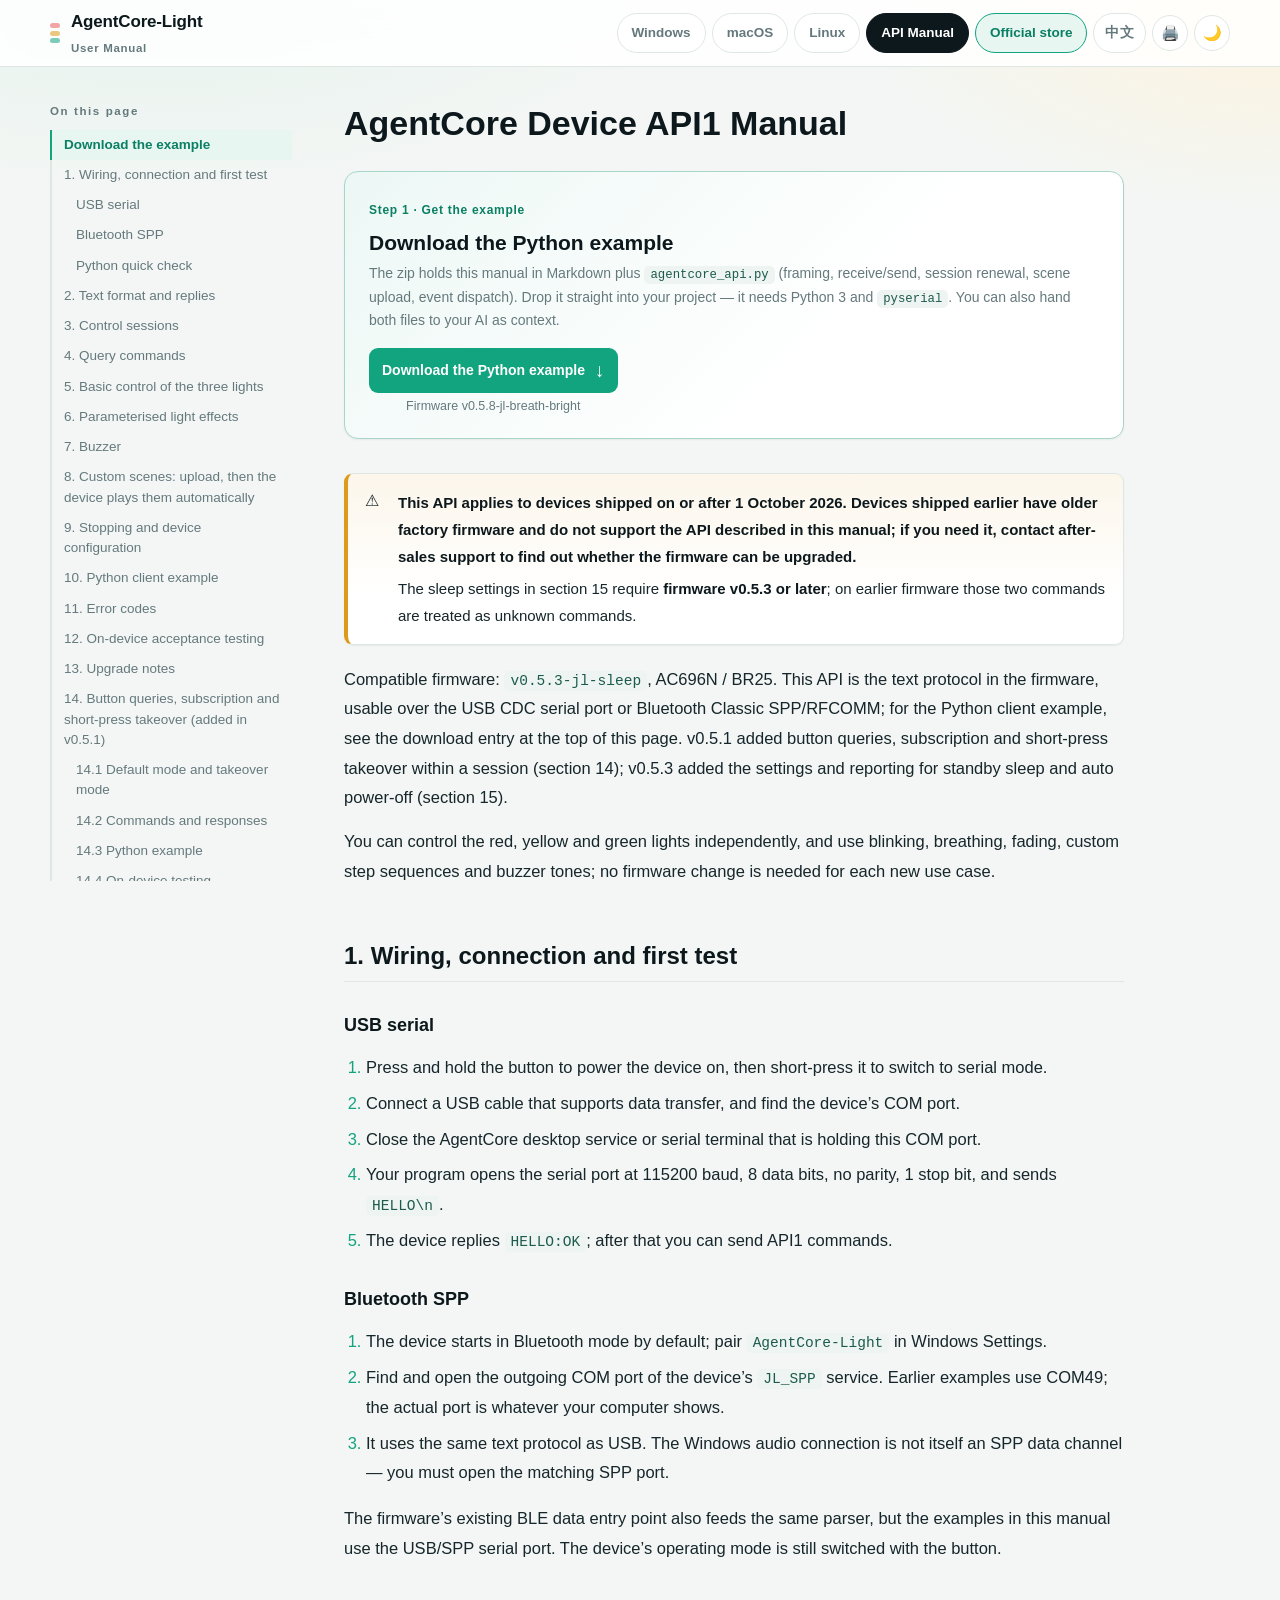
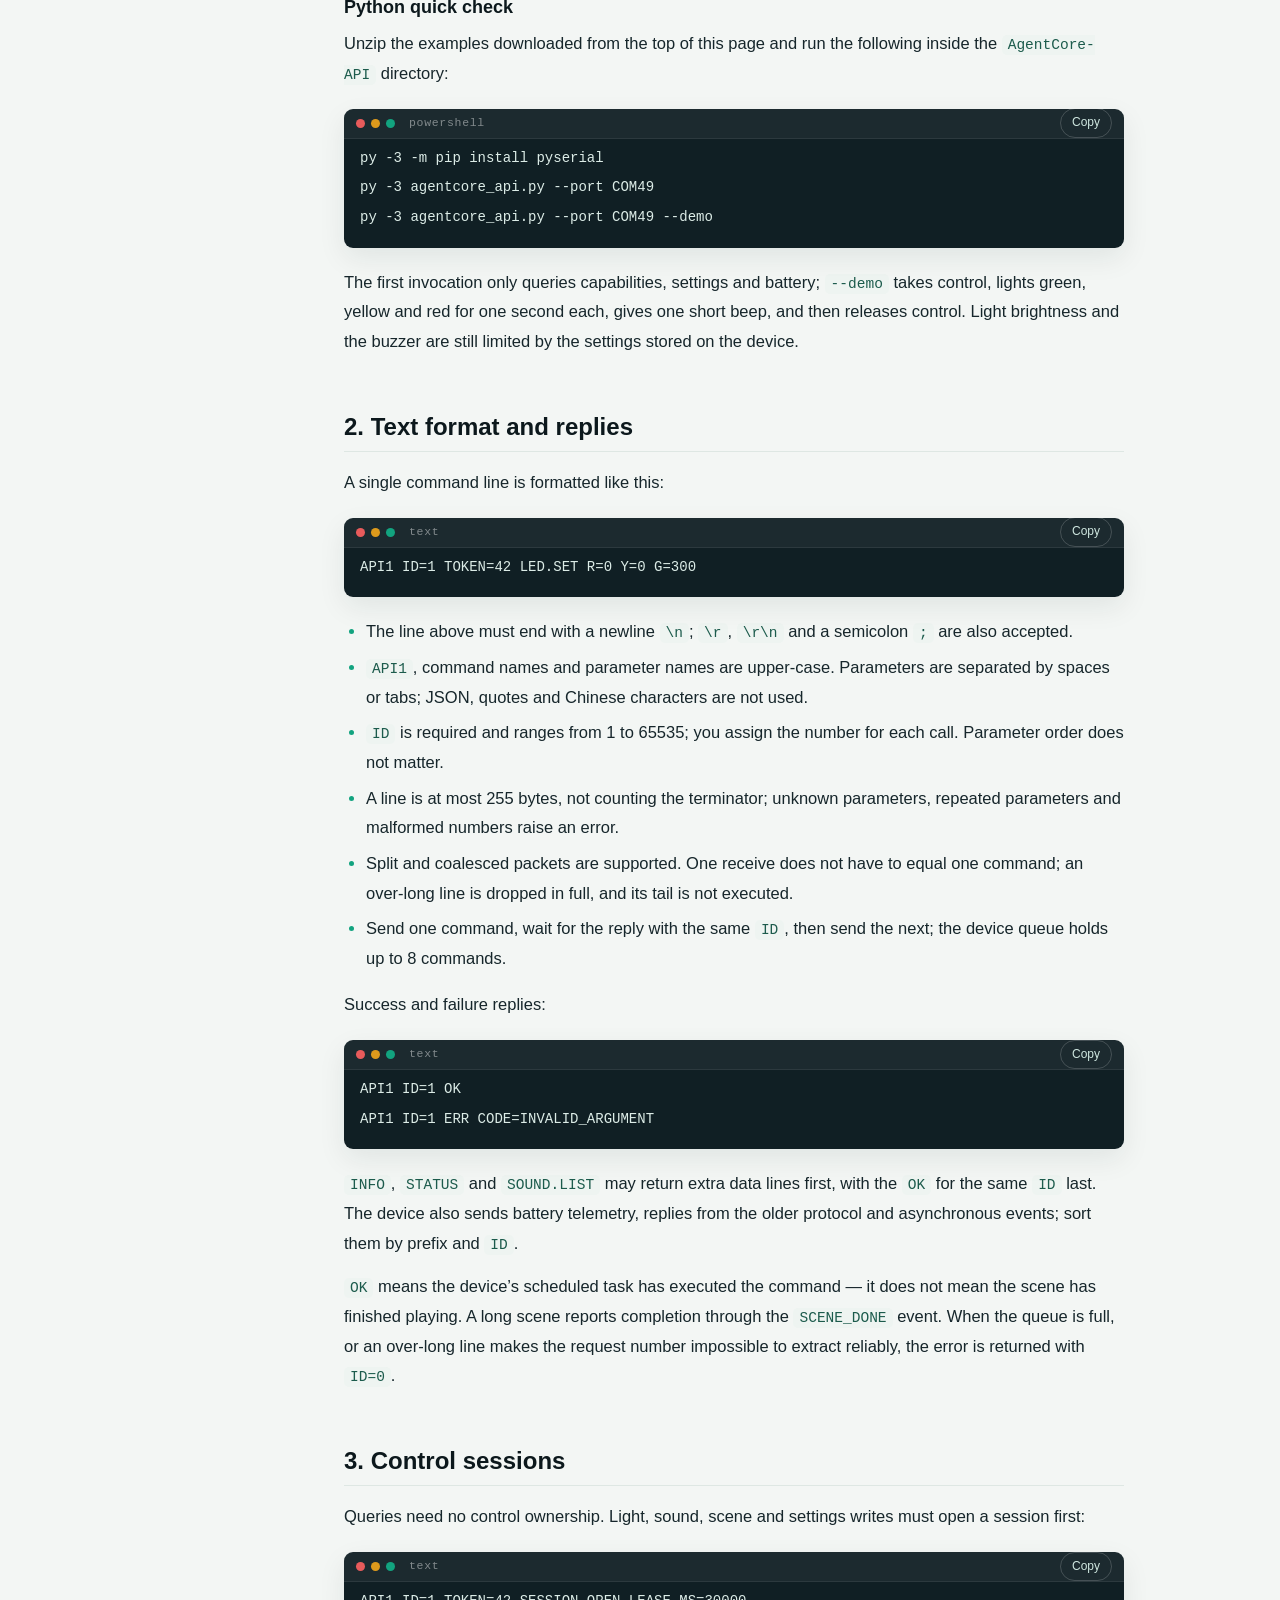
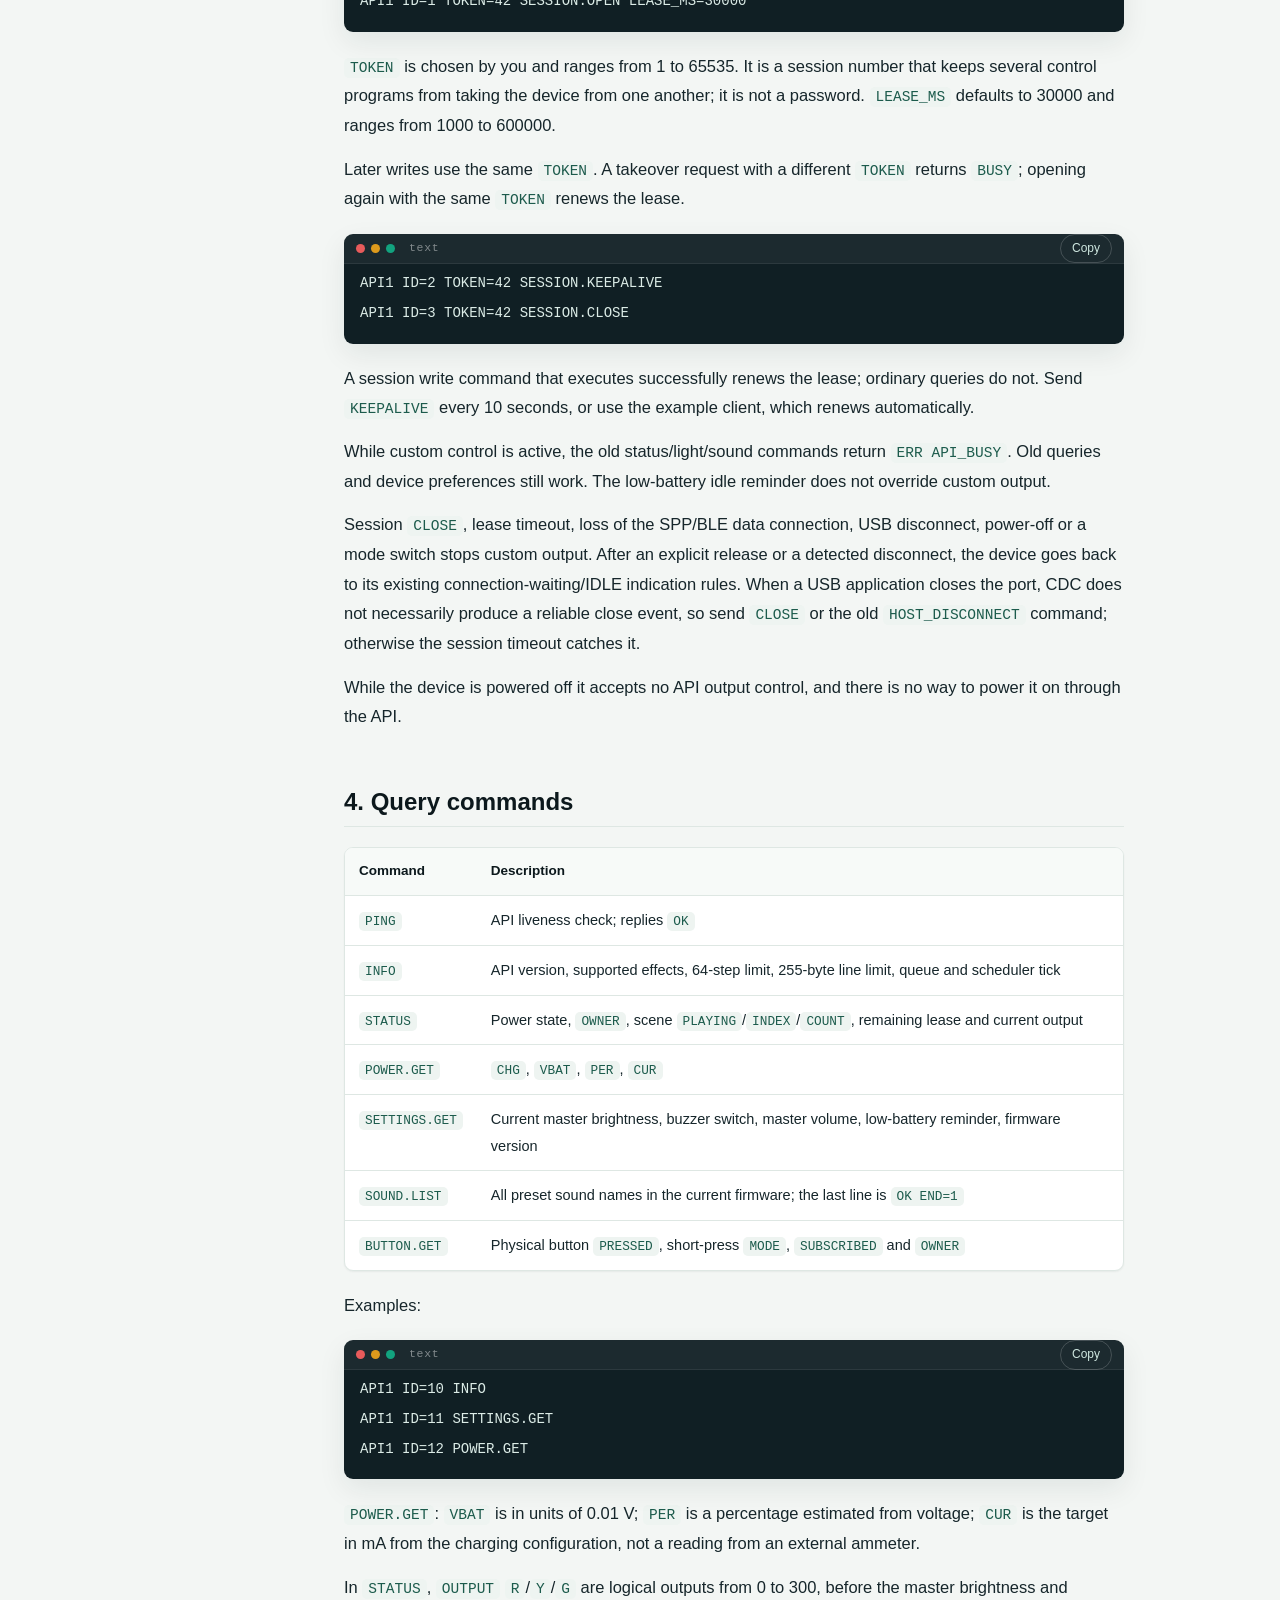
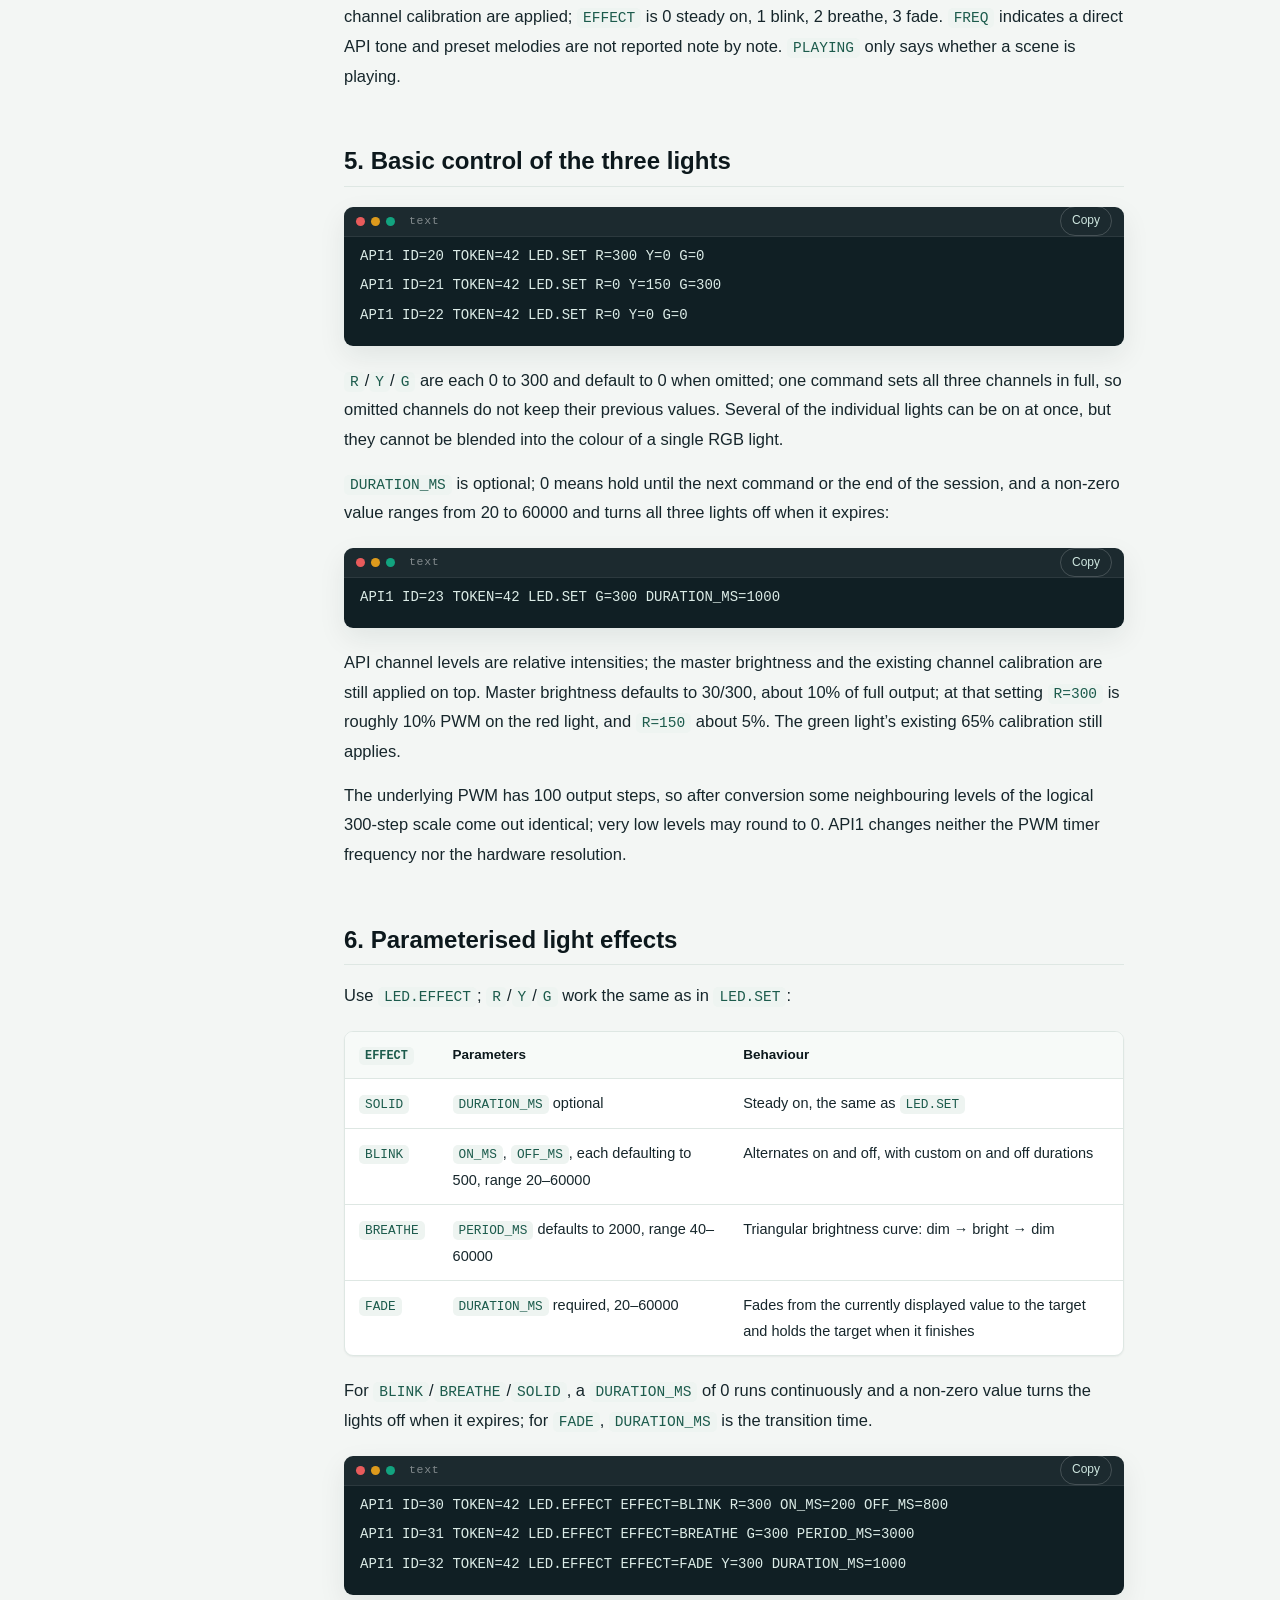
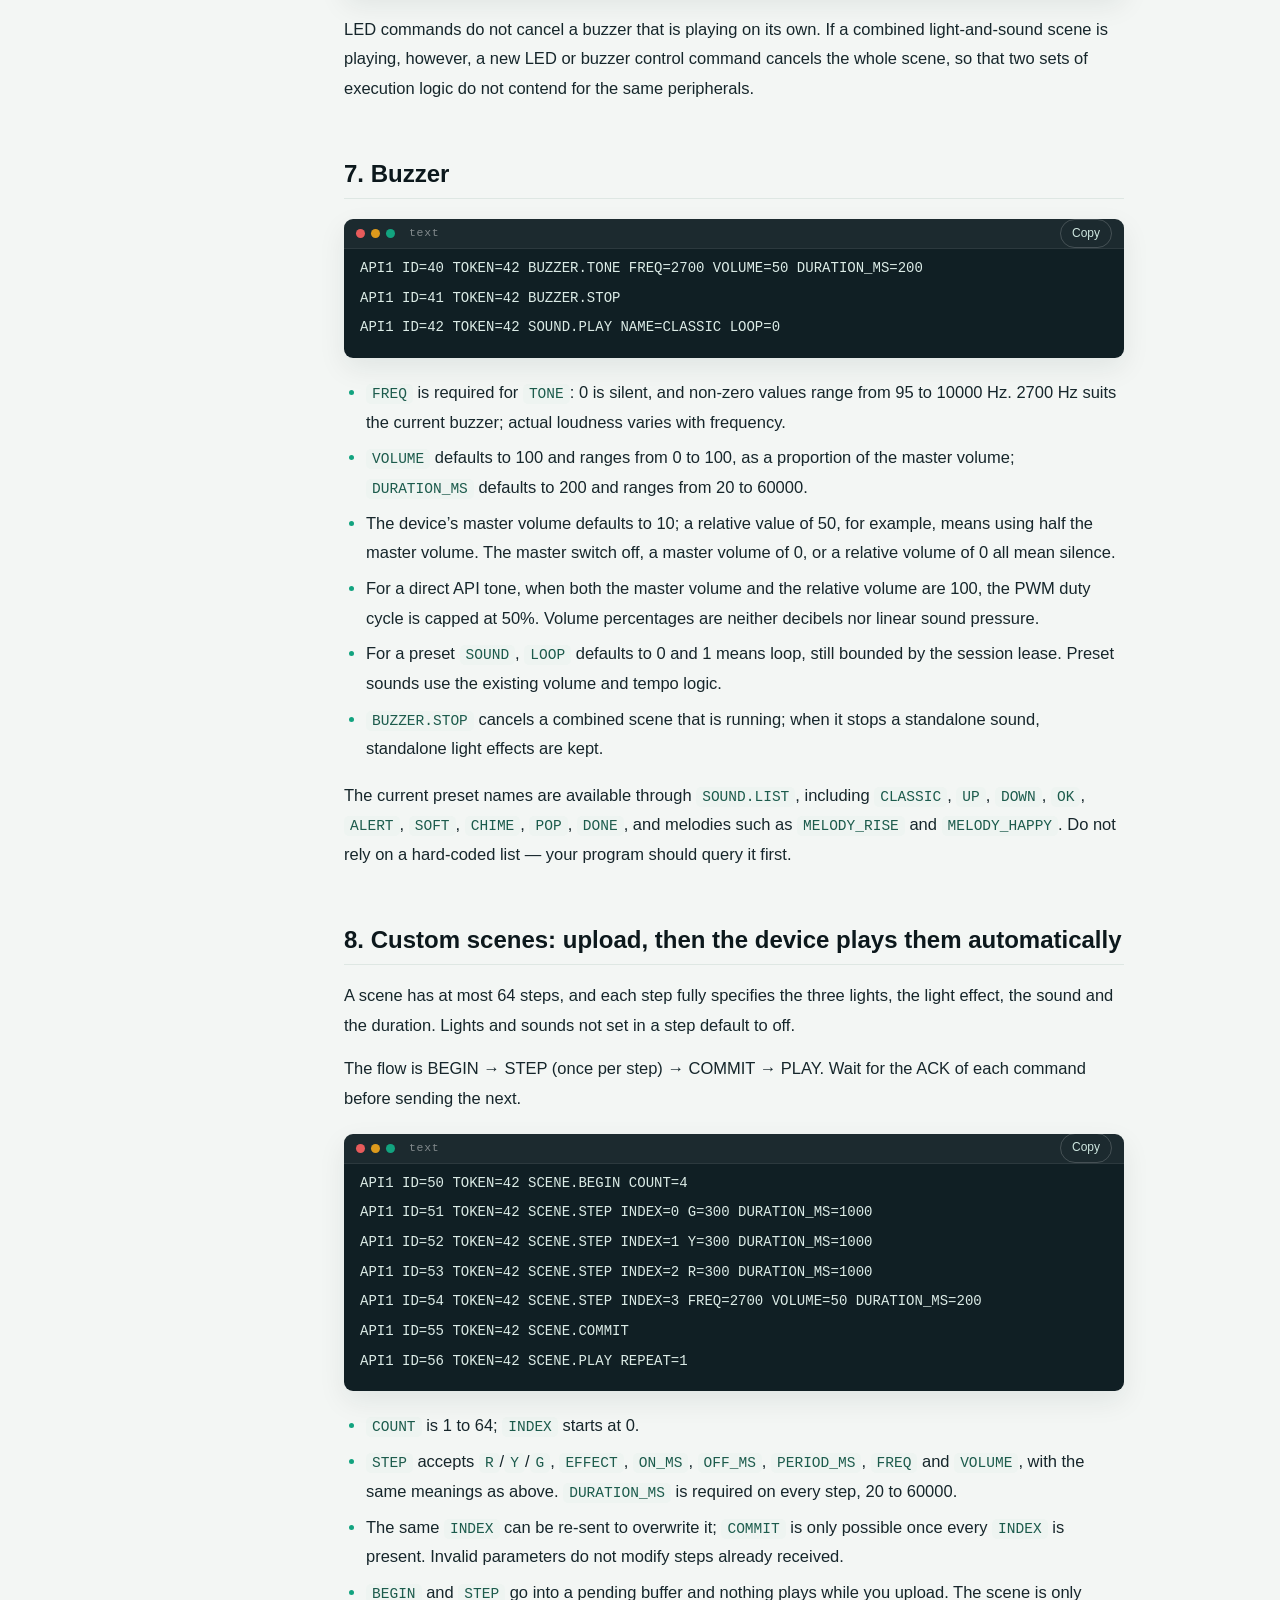
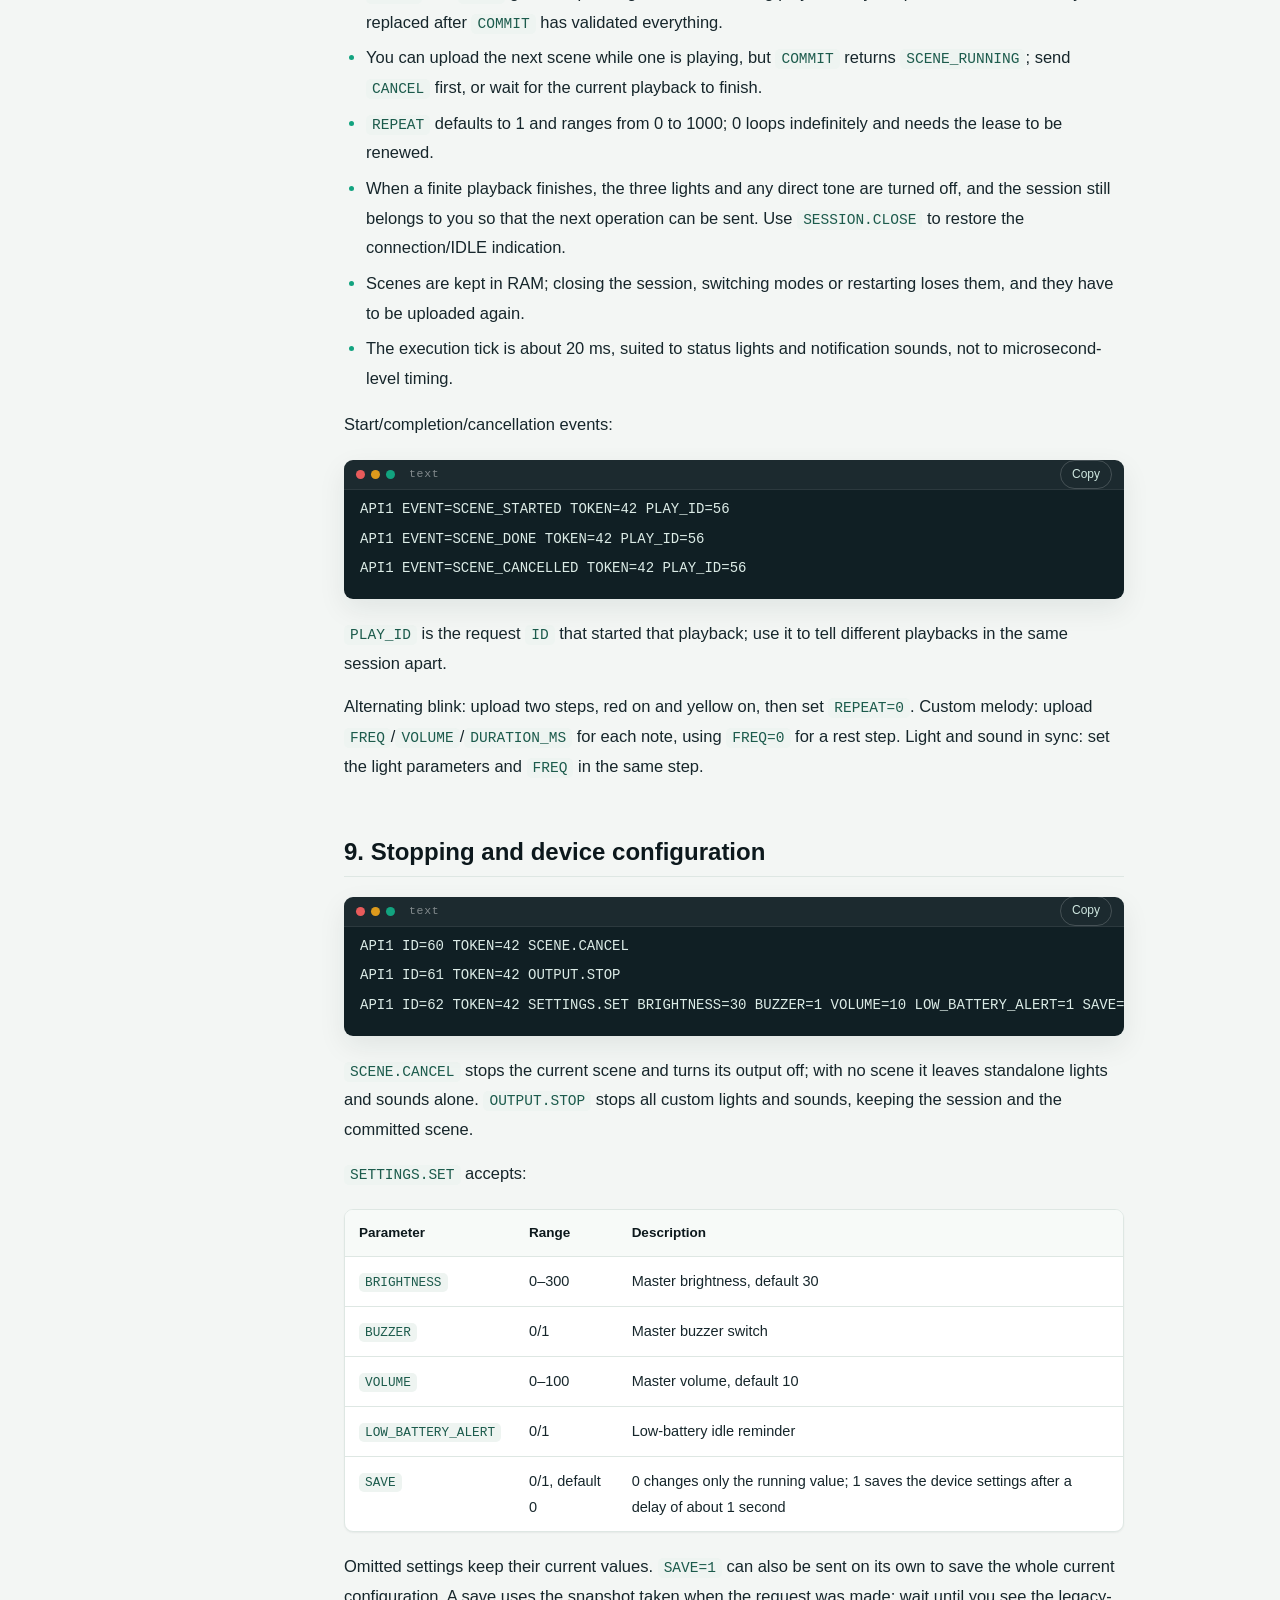
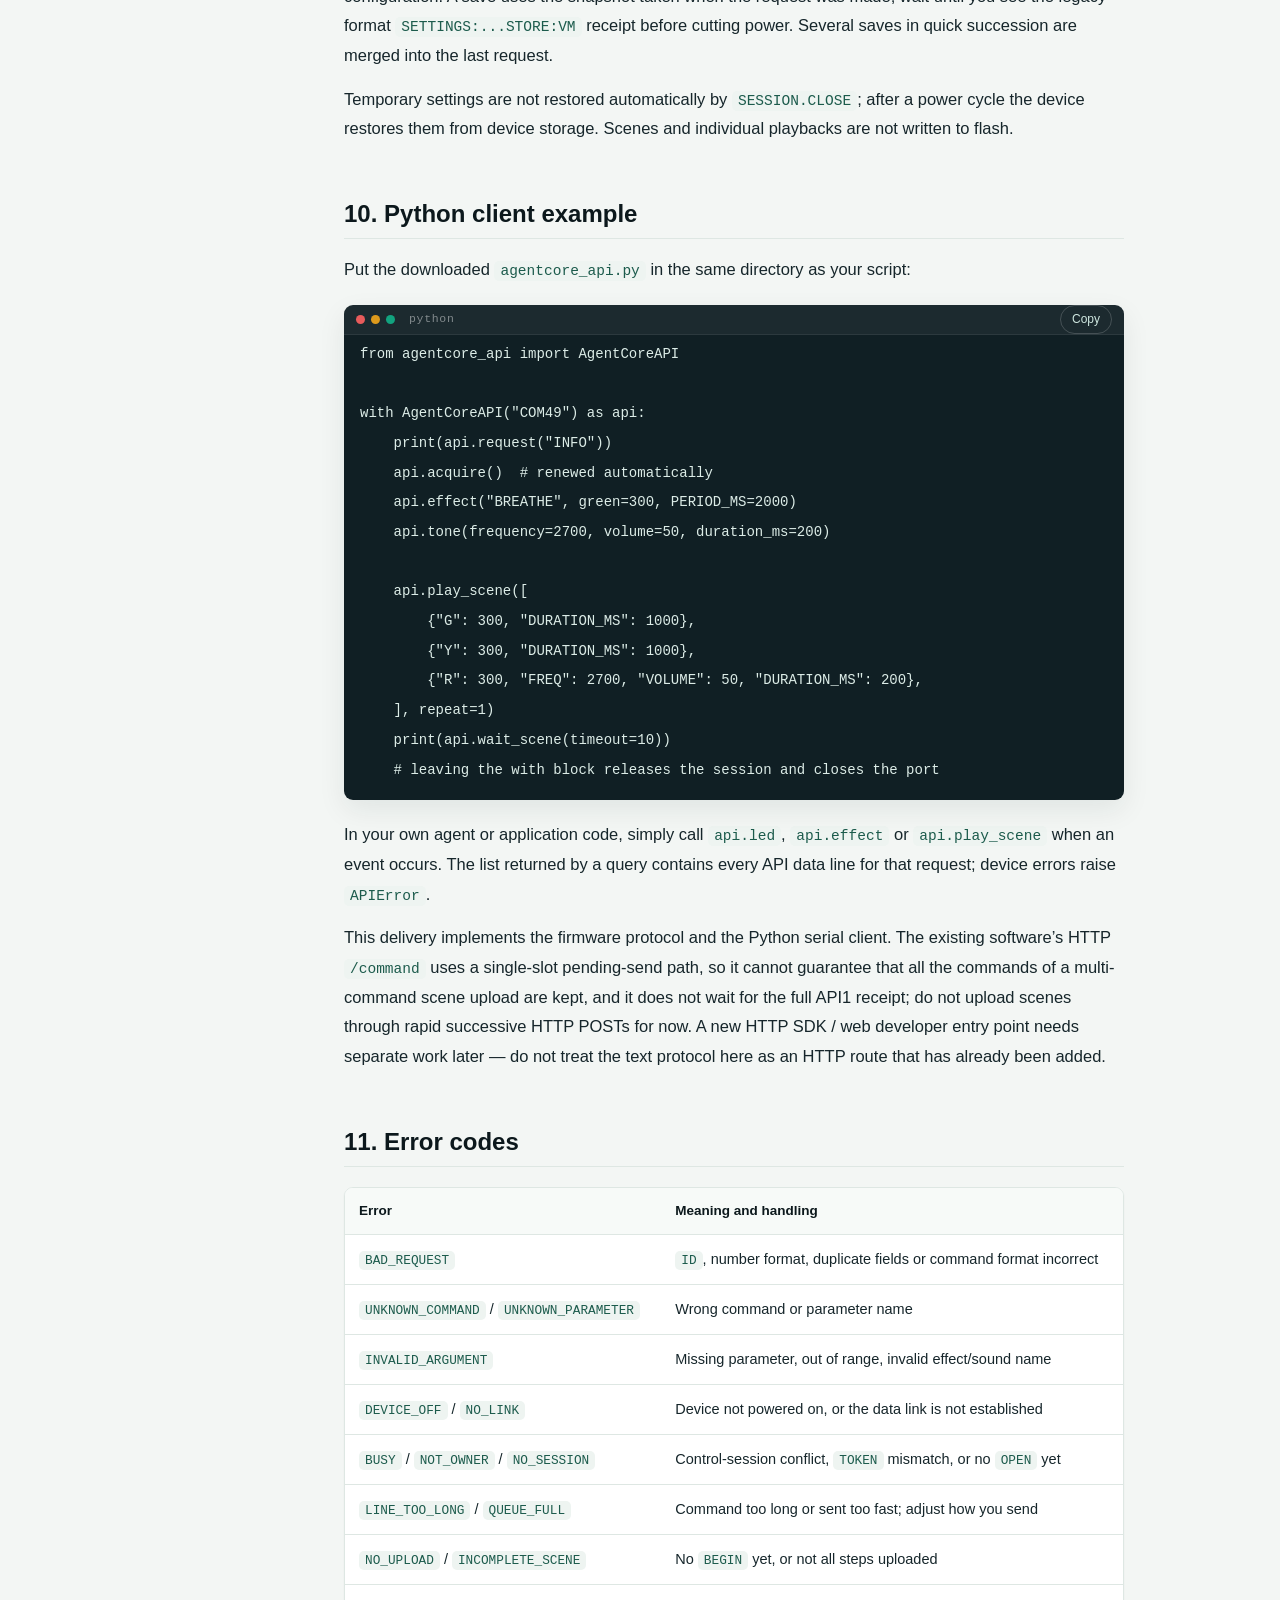
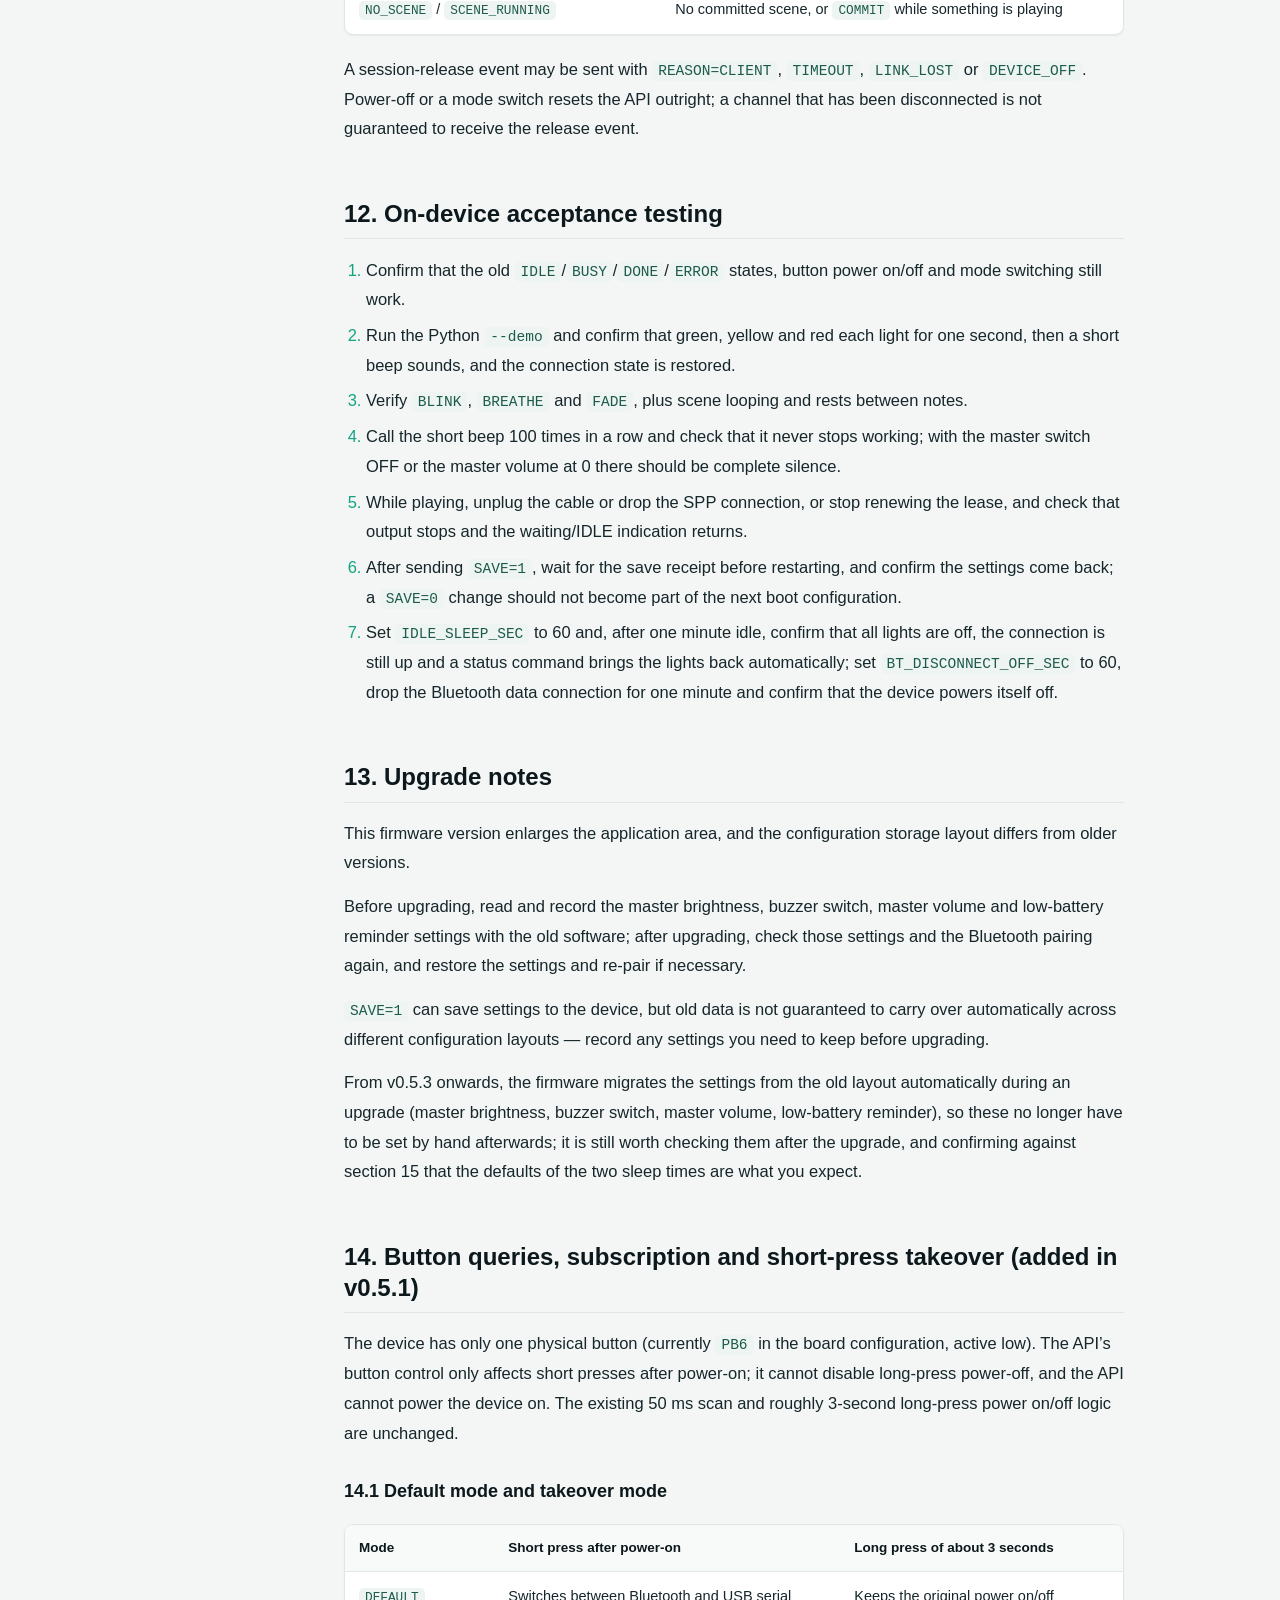
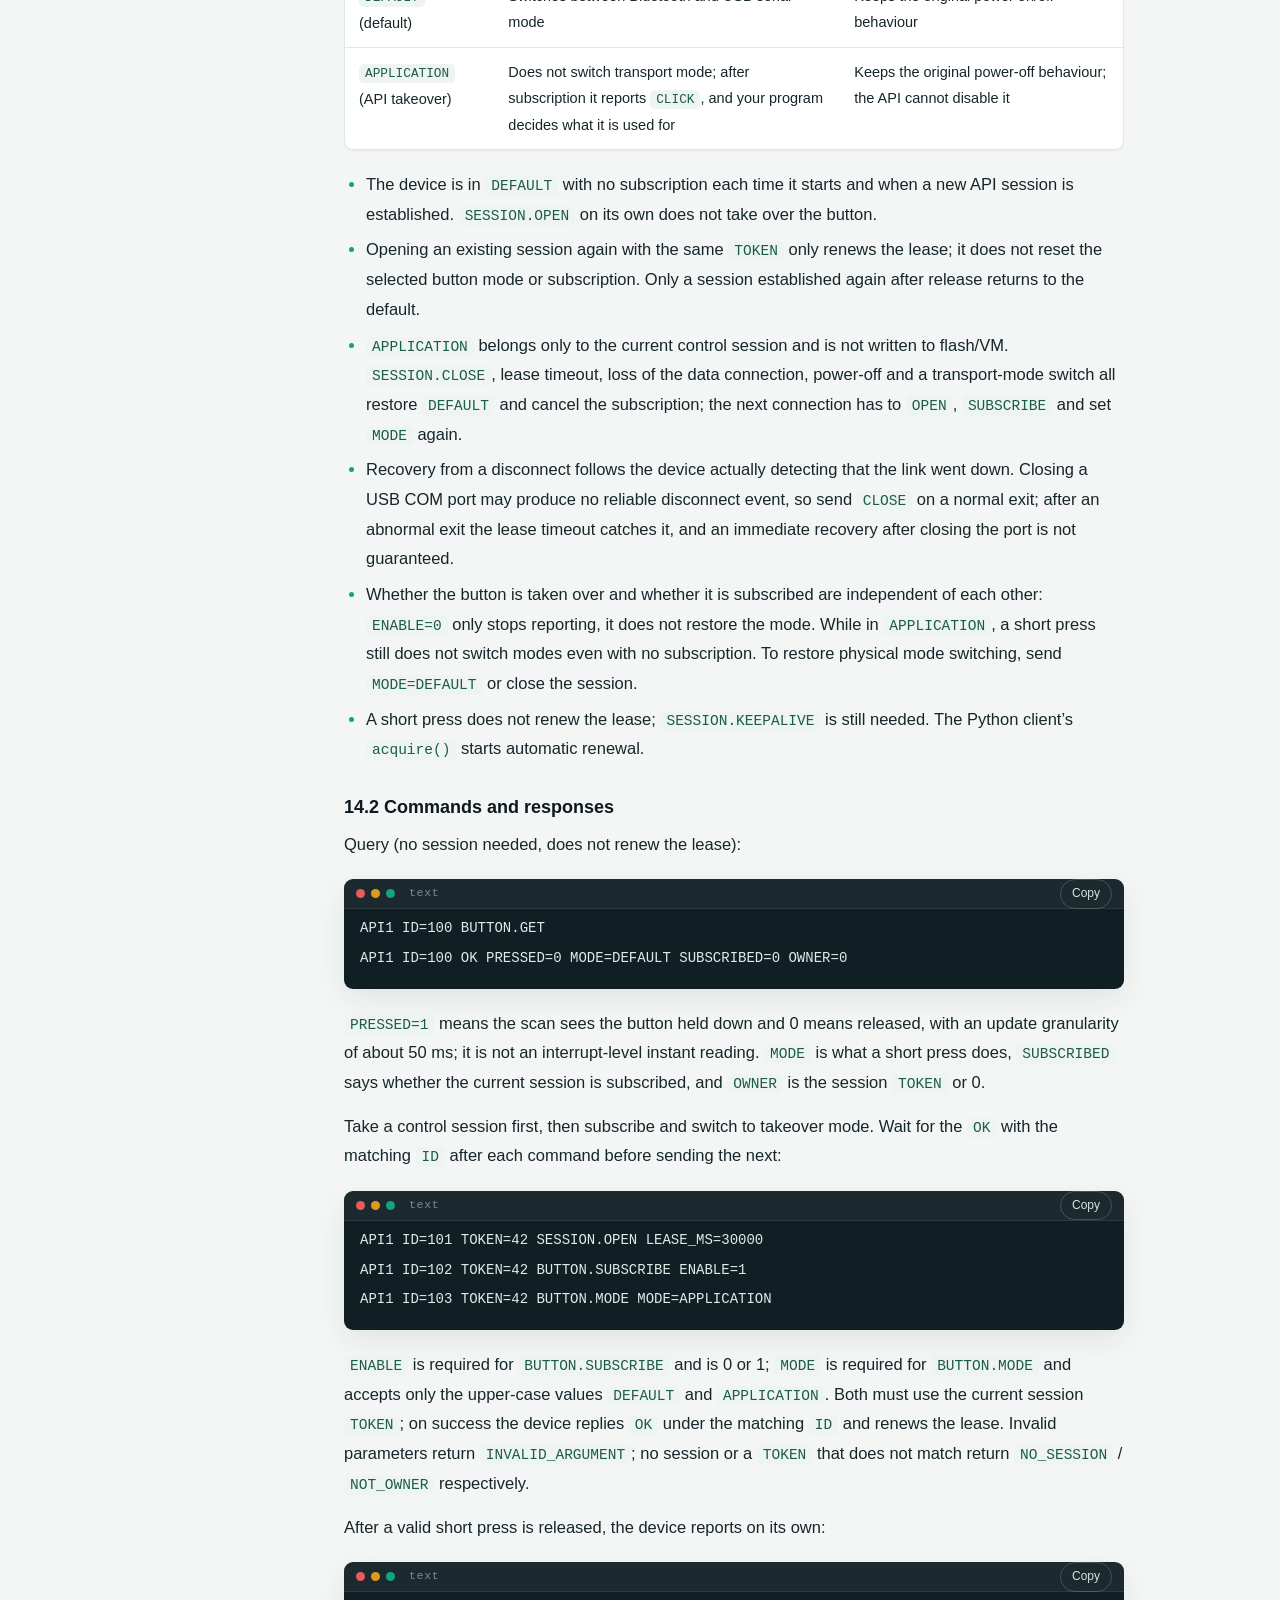
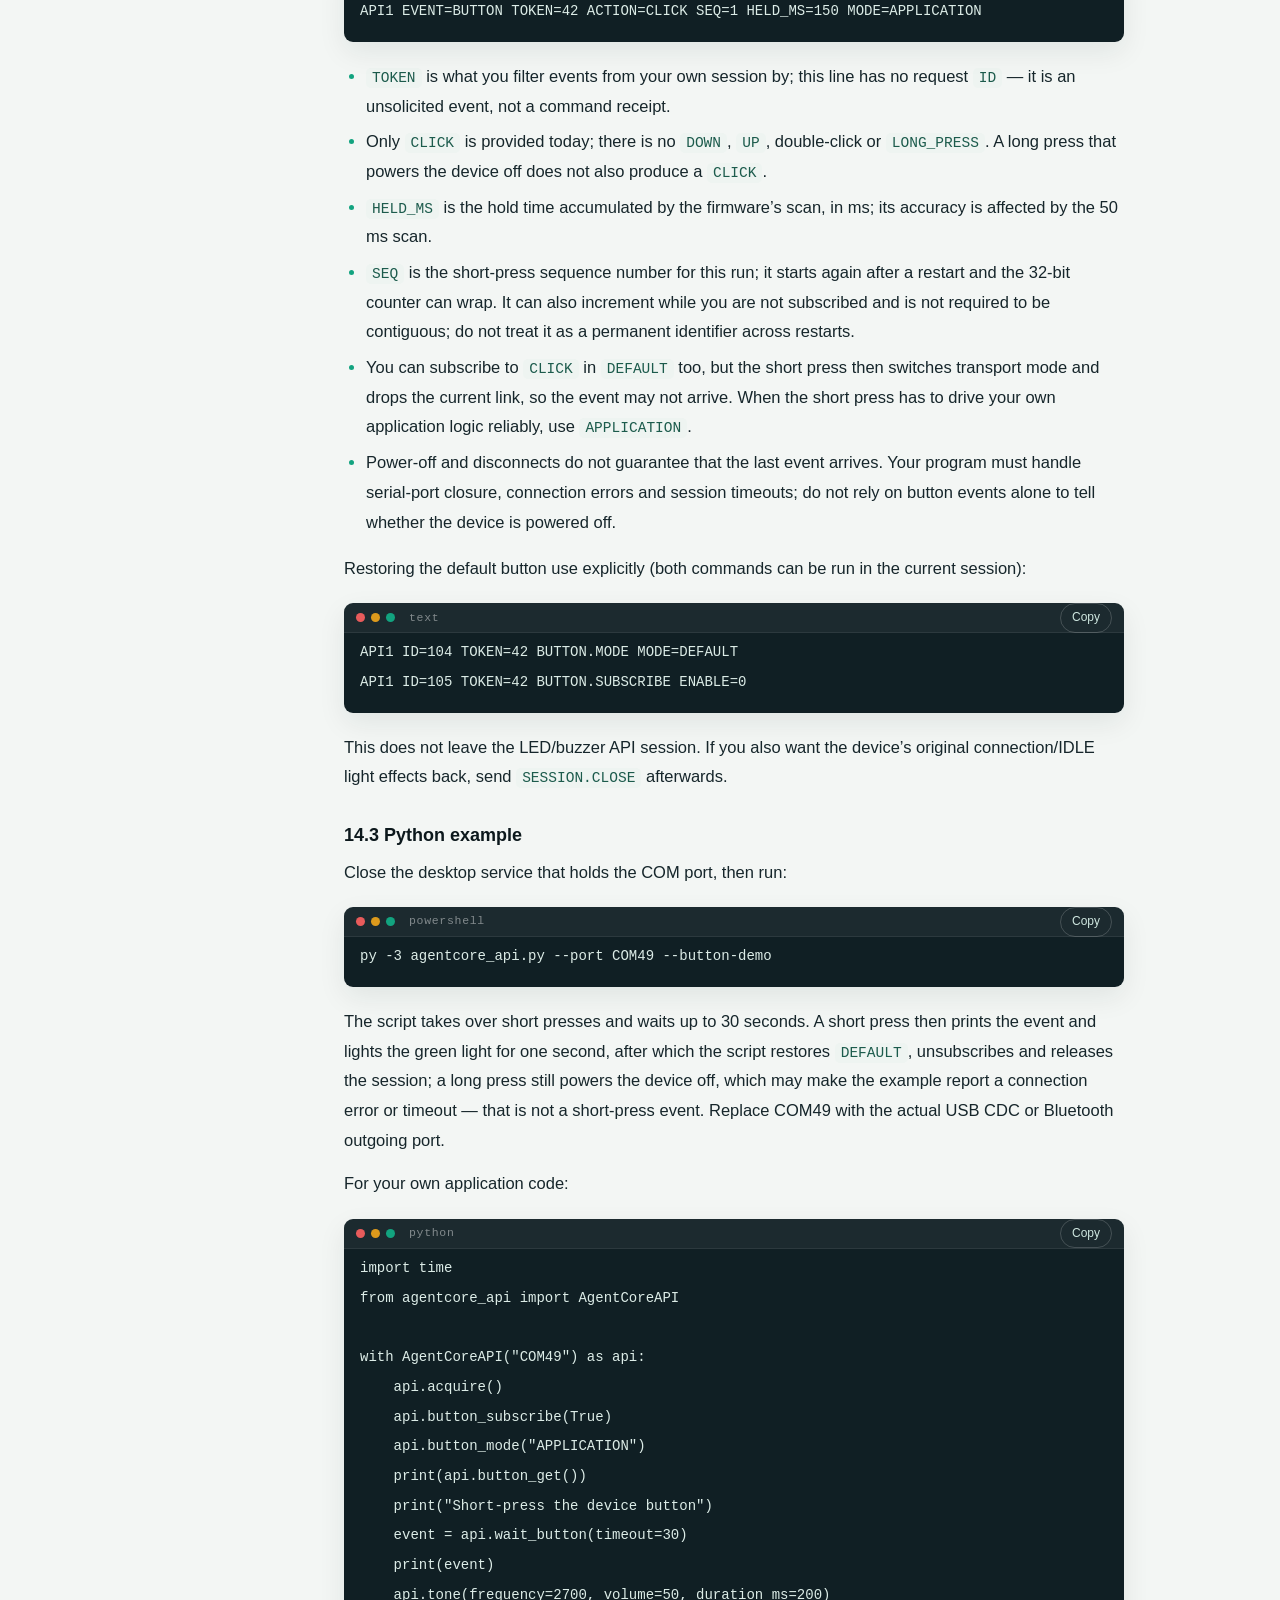
<file: en/api.html>
<!doctype html>
<html lang="en" data-lang="en">
<head>
  <meta charset="utf-8">
  <meta name="viewport" content="width=device-width, initial-scale=1">
  <title>AgentCore-Light API User Manual</title>
  <meta name="description" content="The device text protocol for developers: drive lights, buzzer and button events straight over serial or Bluetooth SPP">
  <meta name="theme-color" content="#f3f6f4" media="(prefers-color-scheme: light)">
  <meta name="theme-color" content="#0d1517" media="(prefers-color-scheme: dark)">
  <link rel="icon" type="image/svg+xml" href="../assets/favicon.svg">
  <link rel="canonical" href="https://fpgamaster-wyc.github.io/AgentCore-light-book/en/api.html">
  <link rel="alternate" hreflang="zh-CN" href="https://fpgamaster-wyc.github.io/AgentCore-light-book/api.html">
  <link rel="alternate" hreflang="en" href="https://fpgamaster-wyc.github.io/AgentCore-light-book/en/api.html">
  <link rel="alternate" hreflang="x-default" href="https://fpgamaster-wyc.github.io/AgentCore-light-book/api.html">
  <link rel="stylesheet" href="../style.css">
  <script>
    // 尽早套用上次选择的主题，避免刷新时闪白
    try {
      var savedTheme = localStorage.getItem('agentcore-manual-theme');
      if (savedTheme === 'dark' || savedTheme === 'light') {
        document.documentElement.dataset.theme = savedTheme;
      }
    } catch (error) {}
  </script>
</head>
<body>
  <a class="skip-link" href="#content">Skip to content</a>
  <div class="progress" id="progress" aria-hidden="true"></div>

  <header class="site-header site-header--dense">
    <div class="wrap header-row">
      <a class="brand" href="index.html">
        <span class="lights" aria-hidden="true"><i></i><i></i><i></i></span>
        <span>AgentCore-Light<small>User Manual</small></span>
      </a>
      <div class="header-lamps" aria-hidden="true"><i class="r"></i><i class="y"></i><i class="g"></i></div>
      <nav class="header-nav" aria-label="Manual navigation">
        <a class="tab" href="windows.html">Windows</a>
        <a class="tab" href="macos.html">macOS</a>
        <a class="tab" href="linux.html">Linux</a>
        <a class="tab active" href="api.html" aria-current="page">API Manual</a>
        <a class="tab tab-shop" href="https://shop426753734.taobao.com/?spm=a21xtw.29978516.0.0" target="_blank" rel="noopener" title="Official store · Support and accessories">Official store</a>
        <a class="tab tab-lang" href="../api.html" hreflang="zh-CN" lang="zh" title="切换到中文" data-lang="zh">中文</a>
        <button class="icon-btn" id="printBtn" type="button" aria-label="Print or save as PDF" title="Print / Save as PDF">🖨️</button>
        <button class="icon-btn" id="themeToggle" type="button" aria-label="Switch light / dark theme">🌙</button>
      </nav>
    </div>
  </header>

  <main class="wrap layout" id="content">
    <aside class="toc-side">
      <nav class="toc" aria-label="On this page"><p class="toc-title">On this page</p><ol><li class="lvl-2"><a href="#download-panel">Download the example</a></li><li class="lvl-2"><a href="#1-wiring-connection-and-first-test">1. Wiring, connection and first test</a><ol><li class="lvl-3"><a href="#usb-serial">USB serial</a></li><li class="lvl-3"><a href="#bluetooth-spp">Bluetooth SPP</a></li><li class="lvl-3"><a href="#python-quick-check">Python quick check</a></li></ol></li><li class="lvl-2"><a href="#2-text-format-and-replies">2. Text format and replies</a></li><li class="lvl-2"><a href="#3-control-sessions">3. Control sessions</a></li><li class="lvl-2"><a href="#4-query-commands">4. Query commands</a></li><li class="lvl-2"><a href="#5-basic-control-of-the-three-lights">5. Basic control of the three lights</a></li><li class="lvl-2"><a href="#6-parameterised-light-effects">6. Parameterised light effects</a></li><li class="lvl-2"><a href="#7-buzzer">7. Buzzer</a></li><li class="lvl-2"><a href="#8-custom-scenes-upload-then-the-device-plays-them-automatically">8. Custom scenes: upload, then the device plays them automatically</a></li><li class="lvl-2"><a href="#9-stopping-and-device-configuration">9. Stopping and device configuration</a></li><li class="lvl-2"><a href="#10-python-client-example">10. Python client example</a></li><li class="lvl-2"><a href="#11-error-codes">11. Error codes</a></li><li class="lvl-2"><a href="#12-on-device-acceptance-testing">12. On-device acceptance testing</a></li><li class="lvl-2"><a href="#13-upgrade-notes">13. Upgrade notes</a></li><li class="lvl-2"><a href="#14-button-queries-subscription-and-short-press-takeover-added-in-v0-5-1">14. Button queries, subscription and short-press takeover (added in v0.5.1)</a><ol><li class="lvl-3"><a href="#14-1-default-mode-and-takeover-mode">14.1 Default mode and takeover mode</a></li><li class="lvl-3"><a href="#14-2-commands-and-responses">14.2 Commands and responses</a></li><li class="lvl-3"><a href="#14-3-python-example">14.3 Python example</a></li><li class="lvl-3"><a href="#14-4-on-device-testing">14.4 On-device testing</a></li></ol></li><li class="lvl-2"><a href="#15-standby-sleep-and-auto-power-off-added-in-v0-5-3">15. Standby sleep and auto power-off (added in v0.5.3)</a></li></ol></nav>
    </aside>

    <div>
      <details class="toc-mobile">
        <summary>On this page</summary>
        <nav class="toc" aria-label="On this page"><p class="toc-title">On this page</p><ol><li class="lvl-2"><a href="#download-panel">Download the example</a></li><li class="lvl-2"><a href="#1-wiring-connection-and-first-test">1. Wiring, connection and first test</a><ol><li class="lvl-3"><a href="#usb-serial">USB serial</a></li><li class="lvl-3"><a href="#bluetooth-spp">Bluetooth SPP</a></li><li class="lvl-3"><a href="#python-quick-check">Python quick check</a></li></ol></li><li class="lvl-2"><a href="#2-text-format-and-replies">2. Text format and replies</a></li><li class="lvl-2"><a href="#3-control-sessions">3. Control sessions</a></li><li class="lvl-2"><a href="#4-query-commands">4. Query commands</a></li><li class="lvl-2"><a href="#5-basic-control-of-the-three-lights">5. Basic control of the three lights</a></li><li class="lvl-2"><a href="#6-parameterised-light-effects">6. Parameterised light effects</a></li><li class="lvl-2"><a href="#7-buzzer">7. Buzzer</a></li><li class="lvl-2"><a href="#8-custom-scenes-upload-then-the-device-plays-them-automatically">8. Custom scenes: upload, then the device plays them automatically</a></li><li class="lvl-2"><a href="#9-stopping-and-device-configuration">9. Stopping and device configuration</a></li><li class="lvl-2"><a href="#10-python-client-example">10. Python client example</a></li><li class="lvl-2"><a href="#11-error-codes">11. Error codes</a></li><li class="lvl-2"><a href="#12-on-device-acceptance-testing">12. On-device acceptance testing</a></li><li class="lvl-2"><a href="#13-upgrade-notes">13. Upgrade notes</a></li><li class="lvl-2"><a href="#14-button-queries-subscription-and-short-press-takeover-added-in-v0-5-1">14. Button queries, subscription and short-press takeover (added in v0.5.1)</a><ol><li class="lvl-3"><a href="#14-1-default-mode-and-takeover-mode">14.1 Default mode and takeover mode</a></li><li class="lvl-3"><a href="#14-2-commands-and-responses">14.2 Commands and responses</a></li><li class="lvl-3"><a href="#14-3-python-example">14.3 Python example</a></li><li class="lvl-3"><a href="#14-4-on-device-testing">14.4 On-device testing</a></li></ol></li><li class="lvl-2"><a href="#15-standby-sleep-and-auto-power-off-added-in-v0-5-3">15. Standby sleep and auto power-off (added in v0.5.3)</a></li></ol></nav>
      </details>
      <article class="guide-content">
<h1 id="agentcore-device-api1-manual">AgentCore Device API1 Manual</h1>
<section class="download-panel" id="download-panel" data-reveal><div class="download-panel-copy"><span class="download-panel-kicker">Step 1 · Get the example</span><h2>Download the Python example</h2><p>The zip holds this manual in Markdown plus <code>agentcore_api.py</code> (framing, receive/send, session renewal, scene upload, event dispatch). Drop it straight into your project — it needs Python 3 and <code>pyserial</code>. You can also hand both files to your AI as context.</p></div><div class="download-panel-actions"><div class="download-item"><a class="download-btn" href="https://github.com/FPGAmaster-wyc/AgentCore-light-book/releases/latest/download/AgentCore-API-Python.zip" download>Download the Python example <span>↓</span></a><p class="download-version">Firmware v0.5.8-jl-breath-bright</p></div></div></section>
<div class="callout callout-important" data-reveal><p>This API applies to <strong>devices shipped on or after 1 October 2026</strong>. Devices shipped earlier have older factory firmware and do not support the API described in this manual; if you need it, contact after-sales support to find out whether the firmware can be upgraded.</p><p>The sleep settings in section 15 require <strong>firmware v0.5.3 or later</strong>; on earlier firmware those two commands are treated as unknown commands.</p></div>
<p>Compatible firmware: <code>v0.5.3-jl-sleep</code>, AC696N / BR25. This API is the text protocol in the firmware, usable over the USB CDC serial port or Bluetooth Classic SPP/RFCOMM; for the Python client example, see the download entry at the top of this page. v0.5.1 added button queries, subscription and short-press takeover within a session (section 14); v0.5.3 added the settings and reporting for standby sleep and auto power-off (section 15).</p>
<p>You can control the red, yellow and green lights independently, and use blinking, breathing, fading, custom step sequences and buzzer tones; no firmware change is needed for each new use case.</p>
<h2 id="1-wiring-connection-and-first-test"><a class="anchor" href="#1-wiring-connection-and-first-test" aria-label="Link to this section">#</a>1. Wiring, connection and first test</h2>
<h3 id="usb-serial"><a class="anchor" href="#usb-serial" aria-label="Link to this section">#</a>USB serial</h3>
<ol>
<li>Press and hold the button to power the device on, then short-press it to switch to serial mode.</li>
<li>Connect a USB cable that supports data transfer, and find the device’s COM port.</li>
<li>Close the AgentCore desktop service or serial terminal that is holding this COM port.</li>
<li>Your program opens the serial port at 115200 baud, 8 data bits, no parity, 1 stop bit, and sends <code>HELLO\n</code>.</li>
<li>The device replies <code>HELLO:OK</code>; after that you can send API1 commands.</li>
</ol>
<h3 id="bluetooth-spp"><a class="anchor" href="#bluetooth-spp" aria-label="Link to this section">#</a>Bluetooth SPP</h3>
<ol>
<li>The device starts in Bluetooth mode by default; pair <code>AgentCore-Light</code> in Windows Settings.</li>
<li>Find and open the outgoing COM port of the device’s <code>JL_SPP</code> service. Earlier examples use COM49; the actual port is whatever your computer shows.</li>
<li>It uses the same text protocol as USB. The Windows audio connection is not itself an SPP data channel — you must open the matching SPP port.</li>
</ol>
<p>The firmware’s existing BLE data entry point also feeds the same parser, but the examples in this manual use the USB/SPP serial port. The device’s operating mode is still switched with the button.</p>
<h3 id="python-quick-check"><a class="anchor" href="#python-quick-check" aria-label="Link to this section">#</a>Python quick check</h3>
<p>Unzip the examples downloaded from the top of this page and run the following inside the <code>AgentCore-API</code> directory:</p>
<div class="code-block" data-reveal><div class="code-bar"><i></i><i></i><i></i><span class="code-lang">powershell</span><button class="copy-btn" type="button">Copy</button></div><pre><code>py -3 -m pip install pyserial
py -3 agentcore_api.py --port COM49
py -3 agentcore_api.py --port COM49 --demo</code></pre></div>
<p>The first invocation only queries capabilities, settings and battery; <code>--demo</code> takes control, lights green, yellow and red for one second each, gives one short beep, and then releases control. Light brightness and the buzzer are still limited by the settings stored on the device.</p>
<h2 id="2-text-format-and-replies"><a class="anchor" href="#2-text-format-and-replies" aria-label="Link to this section">#</a>2. Text format and replies</h2>
<p>A single command line is formatted like this:</p>
<div class="code-block" data-reveal><div class="code-bar"><i></i><i></i><i></i><span class="code-lang">text</span><button class="copy-btn" type="button">Copy</button></div><pre><code>API1 ID=1 TOKEN=42 LED.SET R=0 Y=0 G=300</code></pre></div>
<ul>
<li>The line above must end with a newline <code>\n</code>; <code>\r</code>, <code>\r\n</code> and a semicolon <code>;</code> are also accepted.</li>
<li><code>API1</code>, command names and parameter names are upper-case. Parameters are separated by spaces or tabs; JSON, quotes and Chinese characters are not used.</li>
<li><code>ID</code> is required and ranges from 1 to 65535; you assign the number for each call. Parameter order does not matter.</li>
<li>A line is at most 255 bytes, not counting the terminator; unknown parameters, repeated parameters and malformed numbers raise an error.</li>
<li>Split and coalesced packets are supported. One receive does not have to equal one command; an over-long line is dropped in full, and its tail is not executed.</li>
<li>Send one command, wait for the reply with the same <code>ID</code>, then send the next; the device queue holds up to 8 commands.</li>
</ul>
<p>Success and failure replies:</p>
<div class="code-block" data-reveal><div class="code-bar"><i></i><i></i><i></i><span class="code-lang">text</span><button class="copy-btn" type="button">Copy</button></div><pre><code>API1 ID=1 OK
API1 ID=1 ERR CODE=INVALID_ARGUMENT</code></pre></div>
<p><code>INFO</code>, <code>STATUS</code> and <code>SOUND.LIST</code> may return extra data lines first, with the <code>OK</code> for the same <code>ID</code> last. The device also sends battery telemetry, replies from the older protocol and asynchronous events; sort them by prefix and <code>ID</code>.</p>
<p><code>OK</code> means the device’s scheduled task has executed the command — it does not mean the scene has finished playing. A long scene reports completion through the <code>SCENE_DONE</code> event. When the queue is full, or an over-long line makes the request number impossible to extract reliably, the error is returned with <code>ID=0</code>.</p>
<h2 id="3-control-sessions"><a class="anchor" href="#3-control-sessions" aria-label="Link to this section">#</a>3. Control sessions</h2>
<p>Queries need no control ownership. Light, sound, scene and settings writes must open a session first:</p>
<div class="code-block" data-reveal><div class="code-bar"><i></i><i></i><i></i><span class="code-lang">text</span><button class="copy-btn" type="button">Copy</button></div><pre><code>API1 ID=1 TOKEN=42 SESSION.OPEN LEASE_MS=30000</code></pre></div>
<p><code>TOKEN</code> is chosen by you and ranges from 1 to 65535. It is a session number that keeps several control programs from taking the device from one another; it is not a password. <code>LEASE_MS</code> defaults to 30000 and ranges from 1000 to 600000.</p>
<p>Later writes use the same <code>TOKEN</code>. A takeover request with a different <code>TOKEN</code> returns <code>BUSY</code>; opening again with the same <code>TOKEN</code> renews the lease.</p>
<div class="code-block" data-reveal><div class="code-bar"><i></i><i></i><i></i><span class="code-lang">text</span><button class="copy-btn" type="button">Copy</button></div><pre><code>API1 ID=2 TOKEN=42 SESSION.KEEPALIVE
API1 ID=3 TOKEN=42 SESSION.CLOSE</code></pre></div>
<p>A session write command that executes successfully renews the lease; ordinary queries do not. Send <code>KEEPALIVE</code> every 10 seconds, or use the example client, which renews automatically.</p>
<p>While custom control is active, the old status/light/sound commands return <code>ERR API_BUSY</code>. Old queries and device preferences still work. The low-battery idle reminder does not override custom output.</p>
<p>Session <code>CLOSE</code>, lease timeout, loss of the SPP/BLE data connection, USB disconnect, power-off or a mode switch stops custom output. After an explicit release or a detected disconnect, the device goes back to its existing connection-waiting/IDLE indication rules. When a USB application closes the port, CDC does not necessarily produce a reliable close event, so send <code>CLOSE</code> or the old <code>HOST_DISCONNECT</code> command; otherwise the session timeout catches it.</p>
<p>While the device is powered off it accepts no API output control, and there is no way to power it on through the API.</p>
<h2 id="4-query-commands"><a class="anchor" href="#4-query-commands" aria-label="Link to this section">#</a>4. Query commands</h2>
<div class="table-wrap" data-reveal><table><tbody><tr><th>Command</th><th>Description</th></tr><tr><td><code>PING</code></td><td>API liveness check; replies <code>OK</code></td></tr><tr><td><code>INFO</code></td><td>API version, supported effects, 64-step limit, 255-byte line limit, queue and scheduler tick</td></tr><tr><td><code>STATUS</code></td><td>Power state, <code>OWNER</code>, scene <code>PLAYING</code>/<code>INDEX</code>/<code>COUNT</code>, remaining lease and current output</td></tr><tr><td><code>POWER.GET</code></td><td><code>CHG</code>, <code>VBAT</code>, <code>PER</code>, <code>CUR</code></td></tr><tr><td><code>SETTINGS.GET</code></td><td>Current master brightness, buzzer switch, master volume, low-battery reminder, firmware version</td></tr><tr><td><code>SOUND.LIST</code></td><td>All preset sound names in the current firmware; the last line is <code>OK END=1</code></td></tr><tr><td><code>BUTTON.GET</code></td><td>Physical button <code>PRESSED</code>, short-press <code>MODE</code>, <code>SUBSCRIBED</code> and <code>OWNER</code></td></tr></tbody></table></div>
<p>Examples:</p>
<div class="code-block" data-reveal><div class="code-bar"><i></i><i></i><i></i><span class="code-lang">text</span><button class="copy-btn" type="button">Copy</button></div><pre><code>API1 ID=10 INFO
API1 ID=11 SETTINGS.GET
API1 ID=12 POWER.GET</code></pre></div>
<p><code>POWER.GET</code>: <code>VBAT</code> is in units of 0.01 V; <code>PER</code> is a percentage estimated from voltage; <code>CUR</code> is the target in mA from the charging configuration, not a reading from an external ammeter.</p>
<p>In <code>STATUS</code>, <code>OUTPUT</code> <code>R</code>/<code>Y</code>/<code>G</code> are logical outputs from 0 to 300, before the master brightness and channel calibration are applied; <code>EFFECT</code> is 0 steady on, 1 blink, 2 breathe, 3 fade. <code>FREQ</code> indicates a direct API tone and preset melodies are not reported note by note. <code>PLAYING</code> only says whether a scene is playing.</p>
<h2 id="5-basic-control-of-the-three-lights"><a class="anchor" href="#5-basic-control-of-the-three-lights" aria-label="Link to this section">#</a>5. Basic control of the three lights</h2>
<div class="code-block" data-reveal><div class="code-bar"><i></i><i></i><i></i><span class="code-lang">text</span><button class="copy-btn" type="button">Copy</button></div><pre><code>API1 ID=20 TOKEN=42 LED.SET R=300 Y=0 G=0
API1 ID=21 TOKEN=42 LED.SET R=0 Y=150 G=300
API1 ID=22 TOKEN=42 LED.SET R=0 Y=0 G=0</code></pre></div>
<p><code>R</code>/<code>Y</code>/<code>G</code> are each 0 to 300 and default to 0 when omitted; one command sets all three channels in full, so omitted channels do not keep their previous values. Several of the individual lights can be on at once, but they cannot be blended into the colour of a single RGB light.</p>
<p><code>DURATION_MS</code> is optional; 0 means hold until the next command or the end of the session, and a non-zero value ranges from 20 to 60000 and turns all three lights off when it expires:</p>
<div class="code-block" data-reveal><div class="code-bar"><i></i><i></i><i></i><span class="code-lang">text</span><button class="copy-btn" type="button">Copy</button></div><pre><code>API1 ID=23 TOKEN=42 LED.SET G=300 DURATION_MS=1000</code></pre></div>
<p>API channel levels are relative intensities; the master brightness and the existing channel calibration are still applied on top. Master brightness defaults to 30/300, about 10% of full output; at that setting <code>R=300</code> is roughly 10% PWM on the red light, and <code>R=150</code> about 5%. The green light’s existing 65% calibration still applies.</p>
<p>The underlying PWM has 100 output steps, so after conversion some neighbouring levels of the logical 300-step scale come out identical; very low levels may round to 0. API1 changes neither the PWM timer frequency nor the hardware resolution.</p>
<h2 id="6-parameterised-light-effects"><a class="anchor" href="#6-parameterised-light-effects" aria-label="Link to this section">#</a>6. Parameterised light effects</h2>
<p>Use <code>LED.EFFECT</code>; <code>R</code>/<code>Y</code>/<code>G</code> work the same as in <code>LED.SET</code>:</p>
<div class="table-wrap" data-reveal><table class="table-wide"><tbody><tr><th><code>EFFECT</code></th><th>Parameters</th><th>Behaviour</th></tr><tr><td><code>SOLID</code></td><td><code>DURATION_MS</code> optional</td><td>Steady on, the same as <code>LED.SET</code></td></tr><tr><td><code>BLINK</code></td><td><code>ON_MS</code>, <code>OFF_MS</code>, each defaulting to 500, range 20–60000</td><td>Alternates on and off, with custom on and off durations</td></tr><tr><td><code>BREATHE</code></td><td><code>PERIOD_MS</code> defaults to 2000, range 40–60000</td><td>Triangular brightness curve: dim → bright → dim</td></tr><tr><td><code>FADE</code></td><td><code>DURATION_MS</code> required, 20–60000</td><td>Fades from the currently displayed value to the target and holds the target when it finishes</td></tr></tbody></table></div>
<p>For <code>BLINK</code>/<code>BREATHE</code>/<code>SOLID</code>, a <code>DURATION_MS</code> of 0 runs continuously and a non-zero value turns the lights off when it expires; for <code>FADE</code>, <code>DURATION_MS</code> is the transition time.</p>
<div class="code-block" data-reveal><div class="code-bar"><i></i><i></i><i></i><span class="code-lang">text</span><button class="copy-btn" type="button">Copy</button></div><pre><code>API1 ID=30 TOKEN=42 LED.EFFECT EFFECT=BLINK R=300 ON_MS=200 OFF_MS=800
API1 ID=31 TOKEN=42 LED.EFFECT EFFECT=BREATHE G=300 PERIOD_MS=3000
API1 ID=32 TOKEN=42 LED.EFFECT EFFECT=FADE Y=300 DURATION_MS=1000</code></pre></div>
<p>LED commands do not cancel a buzzer that is playing on its own. If a combined light-and-sound scene is playing, however, a new LED or buzzer control command cancels the whole scene, so that two sets of execution logic do not contend for the same peripherals.</p>
<h2 id="7-buzzer"><a class="anchor" href="#7-buzzer" aria-label="Link to this section">#</a>7. Buzzer</h2>
<div class="code-block" data-reveal><div class="code-bar"><i></i><i></i><i></i><span class="code-lang">text</span><button class="copy-btn" type="button">Copy</button></div><pre><code>API1 ID=40 TOKEN=42 BUZZER.TONE FREQ=2700 VOLUME=50 DURATION_MS=200
API1 ID=41 TOKEN=42 BUZZER.STOP
API1 ID=42 TOKEN=42 SOUND.PLAY NAME=CLASSIC LOOP=0</code></pre></div>
<ul>
<li><code>FREQ</code> is required for <code>TONE</code>: 0 is silent, and non-zero values range from 95 to 10000 Hz. 2700 Hz suits the current buzzer; actual loudness varies with frequency.</li>
<li><code>VOLUME</code> defaults to 100 and ranges from 0 to 100, as a proportion of the master volume; <code>DURATION_MS</code> defaults to 200 and ranges from 20 to 60000.</li>
<li>The device’s master volume defaults to 10; a relative value of 50, for example, means using half the master volume. The master switch off, a master volume of 0, or a relative volume of 0 all mean silence.</li>
<li>For a direct API tone, when both the master volume and the relative volume are 100, the PWM duty cycle is capped at 50%. Volume percentages are neither decibels nor linear sound pressure.</li>
<li>For a preset <code>SOUND</code>, <code>LOOP</code> defaults to 0 and 1 means loop, still bounded by the session lease. Preset sounds use the existing volume and tempo logic.</li>
<li><code>BUZZER.STOP</code> cancels a combined scene that is running; when it stops a standalone sound, standalone light effects are kept.</li>
</ul>
<p>The current preset names are available through <code>SOUND.LIST</code>, including <code>CLASSIC</code>, <code>UP</code>, <code>DOWN</code>, <code>OK</code>, <code>ALERT</code>, <code>SOFT</code>, <code>CHIME</code>, <code>POP</code>, <code>DONE</code>, and melodies such as <code>MELODY_RISE</code> and <code>MELODY_HAPPY</code>. Do not rely on a hard-coded list — your program should query it first.</p>
<h2 id="8-custom-scenes-upload-then-the-device-plays-them-automatically"><a class="anchor" href="#8-custom-scenes-upload-then-the-device-plays-them-automatically" aria-label="Link to this section">#</a>8. Custom scenes: upload, then the device plays them automatically</h2>
<p>A scene has at most 64 steps, and each step fully specifies the three lights, the light effect, the sound and the duration. Lights and sounds not set in a step default to off.</p>
<p>The flow is BEGIN → STEP (once per step) → COMMIT → PLAY. Wait for the ACK of each command before sending the next.</p>
<div class="code-block" data-reveal><div class="code-bar"><i></i><i></i><i></i><span class="code-lang">text</span><button class="copy-btn" type="button">Copy</button></div><pre><code>API1 ID=50 TOKEN=42 SCENE.BEGIN COUNT=4
API1 ID=51 TOKEN=42 SCENE.STEP INDEX=0 G=300 DURATION_MS=1000
API1 ID=52 TOKEN=42 SCENE.STEP INDEX=1 Y=300 DURATION_MS=1000
API1 ID=53 TOKEN=42 SCENE.STEP INDEX=2 R=300 DURATION_MS=1000
API1 ID=54 TOKEN=42 SCENE.STEP INDEX=3 FREQ=2700 VOLUME=50 DURATION_MS=200
API1 ID=55 TOKEN=42 SCENE.COMMIT
API1 ID=56 TOKEN=42 SCENE.PLAY REPEAT=1</code></pre></div>
<ul>
<li><code>COUNT</code> is 1 to 64; <code>INDEX</code> starts at 0.</li>
<li><code>STEP</code> accepts <code>R</code>/<code>Y</code>/<code>G</code>, <code>EFFECT</code>, <code>ON_MS</code>, <code>OFF_MS</code>, <code>PERIOD_MS</code>, <code>FREQ</code> and <code>VOLUME</code>, with the same meanings as above. <code>DURATION_MS</code> is required on every step, 20 to 60000.</li>
<li>The same <code>INDEX</code> can be re-sent to overwrite it; <code>COMMIT</code> is only possible once every <code>INDEX</code> is present. Invalid parameters do not modify steps already received.</li>
<li><code>BEGIN</code> and <code>STEP</code> go into a pending buffer and nothing plays while you upload. The scene is only replaced after <code>COMMIT</code> has validated everything.</li>
<li>You can upload the next scene while one is playing, but <code>COMMIT</code> returns <code>SCENE_RUNNING</code>; send <code>CANCEL</code> first, or wait for the current playback to finish.</li>
<li><code>REPEAT</code> defaults to 1 and ranges from 0 to 1000; 0 loops indefinitely and needs the lease to be renewed.</li>
<li>When a finite playback finishes, the three lights and any direct tone are turned off, and the session still belongs to you so that the next operation can be sent. Use <code>SESSION.CLOSE</code> to restore the connection/IDLE indication.</li>
<li>Scenes are kept in RAM; closing the session, switching modes or restarting loses them, and they have to be uploaded again.</li>
<li>The execution tick is about 20 ms, suited to status lights and notification sounds, not to microsecond-level timing.</li>
</ul>
<p>Start/completion/cancellation events:</p>
<div class="code-block" data-reveal><div class="code-bar"><i></i><i></i><i></i><span class="code-lang">text</span><button class="copy-btn" type="button">Copy</button></div><pre><code>API1 EVENT=SCENE_STARTED TOKEN=42 PLAY_ID=56
API1 EVENT=SCENE_DONE TOKEN=42 PLAY_ID=56
API1 EVENT=SCENE_CANCELLED TOKEN=42 PLAY_ID=56</code></pre></div>
<p><code>PLAY_ID</code> is the request <code>ID</code> that started that playback; use it to tell different playbacks in the same session apart.</p>
<p>Alternating blink: upload two steps, red on and yellow on, then set <code>REPEAT=0</code>. Custom melody: upload <code>FREQ</code>/<code>VOLUME</code>/<code>DURATION_MS</code> for each note, using <code>FREQ=0</code> for a rest step. Light and sound in sync: set the light parameters and <code>FREQ</code> in the same step.</p>
<h2 id="9-stopping-and-device-configuration"><a class="anchor" href="#9-stopping-and-device-configuration" aria-label="Link to this section">#</a>9. Stopping and device configuration</h2>
<div class="code-block" data-reveal><div class="code-bar"><i></i><i></i><i></i><span class="code-lang">text</span><button class="copy-btn" type="button">Copy</button></div><pre><code>API1 ID=60 TOKEN=42 SCENE.CANCEL
API1 ID=61 TOKEN=42 OUTPUT.STOP
API1 ID=62 TOKEN=42 SETTINGS.SET BRIGHTNESS=30 BUZZER=1 VOLUME=10 LOW_BATTERY_ALERT=1 SAVE=1</code></pre></div>
<p><code>SCENE.CANCEL</code> stops the current scene and turns its output off; with no scene it leaves standalone lights and sounds alone. <code>OUTPUT.STOP</code> stops all custom lights and sounds, keeping the session and the committed scene.</p>
<p><code>SETTINGS.SET</code> accepts:</p>
<div class="table-wrap" data-reveal><table class="table-wide"><tbody><tr><th>Parameter</th><th>Range</th><th>Description</th></tr><tr><td><code>BRIGHTNESS</code></td><td>0–300</td><td>Master brightness, default 30</td></tr><tr><td><code>BUZZER</code></td><td>0/1</td><td>Master buzzer switch</td></tr><tr><td><code>VOLUME</code></td><td>0–100</td><td>Master volume, default 10</td></tr><tr><td><code>LOW_BATTERY_ALERT</code></td><td>0/1</td><td>Low-battery idle reminder</td></tr><tr><td><code>SAVE</code></td><td>0/1, default 0</td><td>0 changes only the running value; 1 saves the device settings after a delay of about 1 second</td></tr></tbody></table></div>
<p>Omitted settings keep their current values. <code>SAVE=1</code> can also be sent on its own to save the whole current configuration. A save uses the snapshot taken when the request was made; wait until you see the legacy-format <code>SETTINGS:...STORE:VM</code> receipt before cutting power. Several saves in quick succession are merged into the last request.</p>
<p>Temporary settings are not restored automatically by <code>SESSION.CLOSE</code>; after a power cycle the device restores them from device storage. Scenes and individual playbacks are not written to flash.</p>
<h2 id="10-python-client-example"><a class="anchor" href="#10-python-client-example" aria-label="Link to this section">#</a>10. Python client example</h2>
<p>Put the downloaded <code>agentcore_api.py</code> in the same directory as your script:</p>
<div class="code-block" data-reveal><div class="code-bar"><i></i><i></i><i></i><span class="code-lang">python</span><button class="copy-btn" type="button">Copy</button></div><pre><code>from agentcore_api import AgentCoreAPI

with AgentCoreAPI(&quot;COM49&quot;) as api:
    print(api.request(&quot;INFO&quot;))
    api.acquire()  # renewed automatically
    api.effect(&quot;BREATHE&quot;, green=300, PERIOD_MS=2000)
    api.tone(frequency=2700, volume=50, duration_ms=200)

    api.play_scene([
        {&quot;G&quot;: 300, &quot;DURATION_MS&quot;: 1000},
        {&quot;Y&quot;: 300, &quot;DURATION_MS&quot;: 1000},
        {&quot;R&quot;: 300, &quot;FREQ&quot;: 2700, &quot;VOLUME&quot;: 50, &quot;DURATION_MS&quot;: 200},
    ], repeat=1)
    print(api.wait_scene(timeout=10))
    # leaving the with block releases the session and closes the port</code></pre></div>
<p>In your own agent or application code, simply call <code>api.led</code>, <code>api.effect</code> or <code>api.play_scene</code> when an event occurs. The list returned by a query contains every API data line for that request; device errors raise <code>APIError</code>.</p>
<p>This delivery implements the firmware protocol and the Python serial client. The existing software’s HTTP <code>/command</code> uses a single-slot pending-send path, so it cannot guarantee that all the commands of a multi-command scene upload are kept, and it does not wait for the full API1 receipt; do not upload scenes through rapid successive HTTP POSTs for now. A new HTTP SDK / web developer entry point needs separate work later — do not treat the text protocol here as an HTTP route that has already been added.</p>
<h2 id="11-error-codes"><a class="anchor" href="#11-error-codes" aria-label="Link to this section">#</a>11. Error codes</h2>
<div class="table-wrap" data-reveal><table><tbody><tr><th>Error</th><th>Meaning and handling</th></tr><tr><td><code>BAD_REQUEST</code></td><td><code>ID</code>, number format, duplicate fields or command format incorrect</td></tr><tr><td><code>UNKNOWN_COMMAND</code> / <code>UNKNOWN_PARAMETER</code></td><td>Wrong command or parameter name</td></tr><tr><td><code>INVALID_ARGUMENT</code></td><td>Missing parameter, out of range, invalid effect/sound name</td></tr><tr><td><code>DEVICE_OFF</code> / <code>NO_LINK</code></td><td>Device not powered on, or the data link is not established</td></tr><tr><td><code>BUSY</code> / <code>NOT_OWNER</code> / <code>NO_SESSION</code></td><td>Control-session conflict, <code>TOKEN</code> mismatch, or no <code>OPEN</code> yet</td></tr><tr><td><code>LINE_TOO_LONG</code> / <code>QUEUE_FULL</code></td><td>Command too long or sent too fast; adjust how you send</td></tr><tr><td><code>NO_UPLOAD</code> / <code>INCOMPLETE_SCENE</code></td><td>No <code>BEGIN</code> yet, or not all steps uploaded</td></tr><tr><td><code>NO_SCENE</code> / <code>SCENE_RUNNING</code></td><td>No committed scene, or <code>COMMIT</code> while something is playing</td></tr></tbody></table></div>
<p>A session-release event may be sent with <code>REASON=CLIENT</code>, <code>TIMEOUT</code>, <code>LINK_LOST</code> or <code>DEVICE_OFF</code>. Power-off or a mode switch resets the API outright; a channel that has been disconnected is not guaranteed to receive the release event.</p>
<h2 id="12-on-device-acceptance-testing"><a class="anchor" href="#12-on-device-acceptance-testing" aria-label="Link to this section">#</a>12. On-device acceptance testing</h2>
<ol>
<li>Confirm that the old <code>IDLE</code>/<code>BUSY</code>/<code>DONE</code>/<code>ERROR</code> states, button power on/off and mode switching still work.</li>
<li>Run the Python <code>--demo</code> and confirm that green, yellow and red each light for one second, then a short beep sounds, and the connection state is restored.</li>
<li>Verify <code>BLINK</code>, <code>BREATHE</code> and <code>FADE</code>, plus scene looping and rests between notes.</li>
<li>Call the short beep 100 times in a row and check that it never stops working; with the master switch OFF or the master volume at 0 there should be complete silence.</li>
<li>While playing, unplug the cable or drop the SPP connection, or stop renewing the lease, and check that output stops and the waiting/IDLE indication returns.</li>
<li>After sending <code>SAVE=1</code>, wait for the save receipt before restarting, and confirm the settings come back; a <code>SAVE=0</code> change should not become part of the next boot configuration.</li>
<li>Set <code>IDLE_SLEEP_SEC</code> to 60 and, after one minute idle, confirm that all lights are off, the connection is still up and a status command brings the lights back automatically; set <code>BT_DISCONNECT_OFF_SEC</code> to 60, drop the Bluetooth data connection for one minute and confirm that the device powers itself off.</li>
</ol>
<h2 id="13-upgrade-notes"><a class="anchor" href="#13-upgrade-notes" aria-label="Link to this section">#</a>13. Upgrade notes</h2>
<p>This firmware version enlarges the application area, and the configuration storage layout differs from older versions.</p>
<p>Before upgrading, read and record the master brightness, buzzer switch, master volume and low-battery reminder settings with the old software; after upgrading, check those settings and the Bluetooth pairing again, and restore the settings and re-pair if necessary.</p>
<p><code>SAVE=1</code> can save settings to the device, but old data is not guaranteed to carry over automatically across different configuration layouts — record any settings you need to keep before upgrading.</p>
<p>From v0.5.3 onwards, the firmware migrates the settings from the old layout automatically during an upgrade (master brightness, buzzer switch, master volume, low-battery reminder), so these no longer have to be set by hand afterwards; it is still worth checking them after the upgrade, and confirming against section 15 that the defaults of the two sleep times are what you expect.</p>
<h2 id="14-button-queries-subscription-and-short-press-takeover-added-in-v0-5-1"><a class="anchor" href="#14-button-queries-subscription-and-short-press-takeover-added-in-v0-5-1" aria-label="Link to this section">#</a>14. Button queries, subscription and short-press takeover (added in v0.5.1)</h2>
<p>The device has only one physical button (currently <code>PB6</code> in the board configuration, active low). The API’s button control only affects short presses after power-on; it cannot disable long-press power-off, and the API cannot power the device on. The existing 50 ms scan and roughly 3-second long-press power on/off logic are unchanged.</p>
<h3 id="14-1-default-mode-and-takeover-mode"><a class="anchor" href="#14-1-default-mode-and-takeover-mode" aria-label="Link to this section">#</a>14.1 Default mode and takeover mode</h3>
<div class="table-wrap" data-reveal><table class="table-wide"><tbody><tr><th>Mode</th><th>Short press after power-on</th><th>Long press of about 3 seconds</th></tr><tr><td><code>DEFAULT</code> (default)</td><td>Switches between Bluetooth and USB serial mode</td><td>Keeps the original power on/off behaviour</td></tr><tr><td><code>APPLICATION</code> (API takeover)</td><td>Does not switch transport mode; after subscription it reports <code>CLICK</code>, and your program decides what it is used for</td><td>Keeps the original power-off behaviour; the API cannot disable it</td></tr></tbody></table></div>
<ul>
<li>The device is in <code>DEFAULT</code> with no subscription each time it starts and when a new API session is established. <code>SESSION.OPEN</code> on its own does not take over the button.</li>
<li>Opening an existing session again with the same <code>TOKEN</code> only renews the lease; it does not reset the selected button mode or subscription. Only a session established again after release returns to the default.</li>
<li><code>APPLICATION</code> belongs only to the current control session and is not written to flash/VM. <code>SESSION.CLOSE</code>, lease timeout, loss of the data connection, power-off and a transport-mode switch all restore <code>DEFAULT</code> and cancel the subscription; the next connection has to <code>OPEN</code>, <code>SUBSCRIBE</code> and set <code>MODE</code> again.</li>
<li>Recovery from a disconnect follows the device actually detecting that the link went down. Closing a USB COM port may produce no reliable disconnect event, so send <code>CLOSE</code> on a normal exit; after an abnormal exit the lease timeout catches it, and an immediate recovery after closing the port is not guaranteed.</li>
<li>Whether the button is taken over and whether it is subscribed are independent of each other: <code>ENABLE=0</code> only stops reporting, it does not restore the mode. While in <code>APPLICATION</code>, a short press still does not switch modes even with no subscription. To restore physical mode switching, send <code>MODE=DEFAULT</code> or close the session.</li>
<li>A short press does not renew the lease; <code>SESSION.KEEPALIVE</code> is still needed. The Python client’s <code>acquire()</code> starts automatic renewal.</li>
</ul>
<h3 id="14-2-commands-and-responses"><a class="anchor" href="#14-2-commands-and-responses" aria-label="Link to this section">#</a>14.2 Commands and responses</h3>
<p>Query (no session needed, does not renew the lease):</p>
<div class="code-block" data-reveal><div class="code-bar"><i></i><i></i><i></i><span class="code-lang">text</span><button class="copy-btn" type="button">Copy</button></div><pre><code>API1 ID=100 BUTTON.GET
API1 ID=100 OK PRESSED=0 MODE=DEFAULT SUBSCRIBED=0 OWNER=0</code></pre></div>
<p><code>PRESSED=1</code> means the scan sees the button held down and 0 means released, with an update granularity of about 50 ms; it is not an interrupt-level instant reading. <code>MODE</code> is what a short press does, <code>SUBSCRIBED</code> says whether the current session is subscribed, and <code>OWNER</code> is the session <code>TOKEN</code> or 0.</p>
<p>Take a control session first, then subscribe and switch to takeover mode. Wait for the <code>OK</code> with the matching <code>ID</code> after each command before sending the next:</p>
<div class="code-block" data-reveal><div class="code-bar"><i></i><i></i><i></i><span class="code-lang">text</span><button class="copy-btn" type="button">Copy</button></div><pre><code>API1 ID=101 TOKEN=42 SESSION.OPEN LEASE_MS=30000
API1 ID=102 TOKEN=42 BUTTON.SUBSCRIBE ENABLE=1
API1 ID=103 TOKEN=42 BUTTON.MODE MODE=APPLICATION</code></pre></div>
<p><code>ENABLE</code> is required for <code>BUTTON.SUBSCRIBE</code> and is 0 or 1; <code>MODE</code> is required for <code>BUTTON.MODE</code> and accepts only the upper-case values <code>DEFAULT</code> and <code>APPLICATION</code>. Both must use the current session <code>TOKEN</code>; on success the device replies <code>OK</code> under the matching <code>ID</code> and renews the lease. Invalid parameters return <code>INVALID_ARGUMENT</code>; no session or a <code>TOKEN</code> that does not match return <code>NO_SESSION</code> / <code>NOT_OWNER</code> respectively.</p>
<p>After a valid short press is released, the device reports on its own:</p>
<div class="code-block" data-reveal><div class="code-bar"><i></i><i></i><i></i><span class="code-lang">text</span><button class="copy-btn" type="button">Copy</button></div><pre><code>API1 EVENT=BUTTON TOKEN=42 ACTION=CLICK SEQ=1 HELD_MS=150 MODE=APPLICATION</code></pre></div>
<ul>
<li><code>TOKEN</code> is what you filter events from your own session by; this line has no request <code>ID</code> — it is an unsolicited event, not a command receipt.</li>
<li>Only <code>CLICK</code> is provided today; there is no <code>DOWN</code>, <code>UP</code>, double-click or <code>LONG_PRESS</code>. A long press that powers the device off does not also produce a <code>CLICK</code>.</li>
<li><code>HELD_MS</code> is the hold time accumulated by the firmware’s scan, in ms; its accuracy is affected by the 50 ms scan.</li>
<li><code>SEQ</code> is the short-press sequence number for this run; it starts again after a restart and the 32-bit counter can wrap. It can also increment while you are not subscribed and is not required to be contiguous; do not treat it as a permanent identifier across restarts.</li>
<li>You can subscribe to <code>CLICK</code> in <code>DEFAULT</code> too, but the short press then switches transport mode and drops the current link, so the event may not arrive. When the short press has to drive your own application logic reliably, use <code>APPLICATION</code>.</li>
<li>Power-off and disconnects do not guarantee that the last event arrives. Your program must handle serial-port closure, connection errors and session timeouts; do not rely on button events alone to tell whether the device is powered off.</li>
</ul>
<p>Restoring the default button use explicitly (both commands can be run in the current session):</p>
<div class="code-block" data-reveal><div class="code-bar"><i></i><i></i><i></i><span class="code-lang">text</span><button class="copy-btn" type="button">Copy</button></div><pre><code>API1 ID=104 TOKEN=42 BUTTON.MODE MODE=DEFAULT
API1 ID=105 TOKEN=42 BUTTON.SUBSCRIBE ENABLE=0</code></pre></div>
<p>This does not leave the LED/buzzer API session. If you also want the device’s original connection/IDLE light effects back, send <code>SESSION.CLOSE</code> afterwards.</p>
<h3 id="14-3-python-example"><a class="anchor" href="#14-3-python-example" aria-label="Link to this section">#</a>14.3 Python example</h3>
<p>Close the desktop service that holds the COM port, then run:</p>
<div class="code-block" data-reveal><div class="code-bar"><i></i><i></i><i></i><span class="code-lang">powershell</span><button class="copy-btn" type="button">Copy</button></div><pre><code>py -3 agentcore_api.py --port COM49 --button-demo</code></pre></div>
<p>The script takes over short presses and waits up to 30 seconds. A short press then prints the event and lights the green light for one second, after which the script restores <code>DEFAULT</code>, unsubscribes and releases the session; a long press still powers the device off, which may make the example report a connection error or timeout — that is not a short-press event. Replace COM49 with the actual USB CDC or Bluetooth outgoing port.</p>
<p>For your own application code:</p>
<div class="code-block" data-reveal><div class="code-bar"><i></i><i></i><i></i><span class="code-lang">python</span><button class="copy-btn" type="button">Copy</button></div><pre><code>import time
from agentcore_api import AgentCoreAPI

with AgentCoreAPI(&quot;COM49&quot;) as api:
    api.acquire()
    api.button_subscribe(True)
    api.button_mode(&quot;APPLICATION&quot;)
    print(api.button_get())
    print(&quot;Short-press the device button&quot;)
    event = api.wait_button(timeout=30)
    print(event)
    api.tone(frequency=2700, volume=50, duration_ms=200)
    api.led(green=300, duration_ms=1000)
    time.sleep(1)  # hold the session until the output is done, or leaving the with block stops the light and buzzer at once
    # carry on with your own logic here; leaving the with block releases the session and restores the default button mode.</code></pre></div>
<p><code>wait_button()</code> and <code>wait_scene()</code> consume the same event queue, so do not run them at the same time or let several threads fight over events. When you need to handle scenes, button events and so on together, read <code>api.events</code> in one place and dispatch by <code>EVENT</code> in a single application thread. The <code>on_event</code> callback runs on the serial reader thread and must not call reply-waiting methods such as <code>api.request()</code>/<code>led()</code>/<code>tone()</code> directly, or it blocks the reader; hand events to your application thread through your own thread-safe queue instead.</p>
<h3 id="14-4-on-device-testing"><a class="anchor" href="#14-4-on-device-testing" aria-label="Link to this section">#</a>14.4 On-device testing</h3>
<ol>
<li>With no API session running, a short press should switch between Bluetooth and serial as usual, and a long press of about 3 seconds should still power the device off.</li>
<li>With only <code>OPEN</code> sent and no <code>BUTTON.MODE</code>, a short press still switches modes.</li>
<li>Run <code>--button-demo</code>: a short press delivers a <code>CLICK</code> and the transport does not switch.</li>
<li>In <code>APPLICATION</code>, press repeatedly and check that one release produces exactly one <code>CLICK</code>; a long press to power off produces no <code>CLICK</code>.</li>
<li>Set <code>ENABLE=0</code>: short presses are no longer reported, but the device is still in <code>APPLICATION</code>; after setting <code>MODE=DEFAULT</code>, short presses switch modes again.</li>
<li>Close the session, unplug USB or drop the SPP connection, or stop renewing the lease: the next short press goes back to the default behaviour. When a session is established again, <code>GET</code> should show <code>DEFAULT</code> and <code>SUBSCRIBED=0</code>.</li>
<li>Set the takeover and then restart: check that the device is still in <code>DEFAULT</code> — the takeover mode is not saved to the device.</li>
</ol>
<h2 id="15-standby-sleep-and-auto-power-off-added-in-v0-5-3"><a class="anchor" href="#15-standby-sleep-and-auto-power-off-added-in-v0-5-3" aria-label="Link to this section">#</a>15. Standby sleep and auto power-off (added in v0.5.3)</h2>
<p>The device has two power-saving actions, and the timing of both can be changed:</p>
<div class="table-wrap" data-reveal><table class="table-wide"><tbody><tr><th>Setting</th><th>Default</th><th>Description</th></tr><tr><td><code>IDLE_SLEEP_SEC</code></td><td>600 seconds</td><td>After this much continuous idle time, all status lights go out and the device enters sleep. The connection stays up, and a new status command wakes it automatically</td></tr><tr><td><code>BT_DISCONNECT_OFF_SEC</code></td><td>300 seconds</td><td>Bluetooth mode only: after this much time with no data connection, the device powers itself off. It powers off even while USB charging is plugged in</td></tr></tbody></table></div>
<p>Both range from 0 to 3600 seconds, and <strong>0 disables</strong> the matching automatic action; a setting is written to device storage after about 1 second and stays in effect after being powered on again.</p>
<p>These two settings have no matching API1 command; use the legacy-format text commands (the same channel as settings such as <code>BRIGHTNESS</code>, with no <code>API1</code> prefix, and a <code>\n</code> terminator just like the rest):</p>
<div class="code-block" data-reveal><div class="code-bar"><i></i><i></i><i></i><span class="code-lang">text</span><button class="copy-btn" type="button">Copy</button></div><pre><code>IDLE_SLEEP_SEC:600
BT_DISCONNECT_OFF_SEC:300</code></pre></div>
<ul>
<li>The value must be a plain number; above 3600 the device replies <code>ERR IDLE_SLEEP_SEC</code> / <code>ERR BT_DISCONNECT_OFF_SEC</code>, and on success it returns one line, <code>SLEEP_SETTINGS:...</code>.</li>
<li><strong>While a session is open</strong>, the device only lets queries and a subset of the settings commands through, and these two are answered with <code>ERR API_BUSY</code>; to change them, send <code>SESSION.CLOSE</code> first, or use a channel with no session open.</li>
<li>Query with <code>GET_SETTINGS</code> (also available while a session is open); the device returns one extra line:</li>
</ul>
<div class="code-block" data-reveal><div class="code-bar"><i></i><i></i><i></i><span class="code-lang">text</span><button class="copy-btn" type="button">Copy</button></div><pre><code>SLEEP_SETTINGS:IDLE_SLEEP_SEC:600,BT_DISCONNECT_OFF_SEC:300,SLEEP:OFF,STORE:VM</code></pre></div>
<p><code>SLEEP:ON</code> means the device is currently in lights-off sleep.</p>
<p>While asleep, all lights are off, and the Bluetooth/serial connection and button scanning stay active; after a new status command (<code>IDLE</code>, <code>BUSY</code> and so on) the light effects come back immediately. The idle-state green light is a low-brightness breathing effect; setting <code>IDLE_SLEEP_SEC</code> to 0 turns the automatic lights-off off, and the idle state then keeps breathing instead of going completely dark.</p>
<div class="callout callout-note" data-reveal><p>The device does not enter sleep while an API session is open; once the session is released, the idle timing starts again. Sleep is managed by the firmware’s state machine, and custom API light effects are unaffected.</p></div>
      </article>
    </div>
  </main>

  <button class="to-top" id="toTop" type="button" aria-label="Back to top">↑</button>

  <footer class="site-footer">
    <div class="wrap footer-row">
      <span>AgentCore-Light · User Manual</span>
      <span class="footer-shop">Official store: <a href="https://shop426753734.taobao.com/?spm=a21xtw.29978516.0.0" target="_blank" rel="noopener">AgentCore-Light on Taobao ↗</a></span>
    </div>
  </footer>

  <script>
    document.getElementById('printBtn').addEventListener('click', function () { window.print(); });
  </script>
  <script src="../site.js" defer></script>
</body>
</html>
</file>
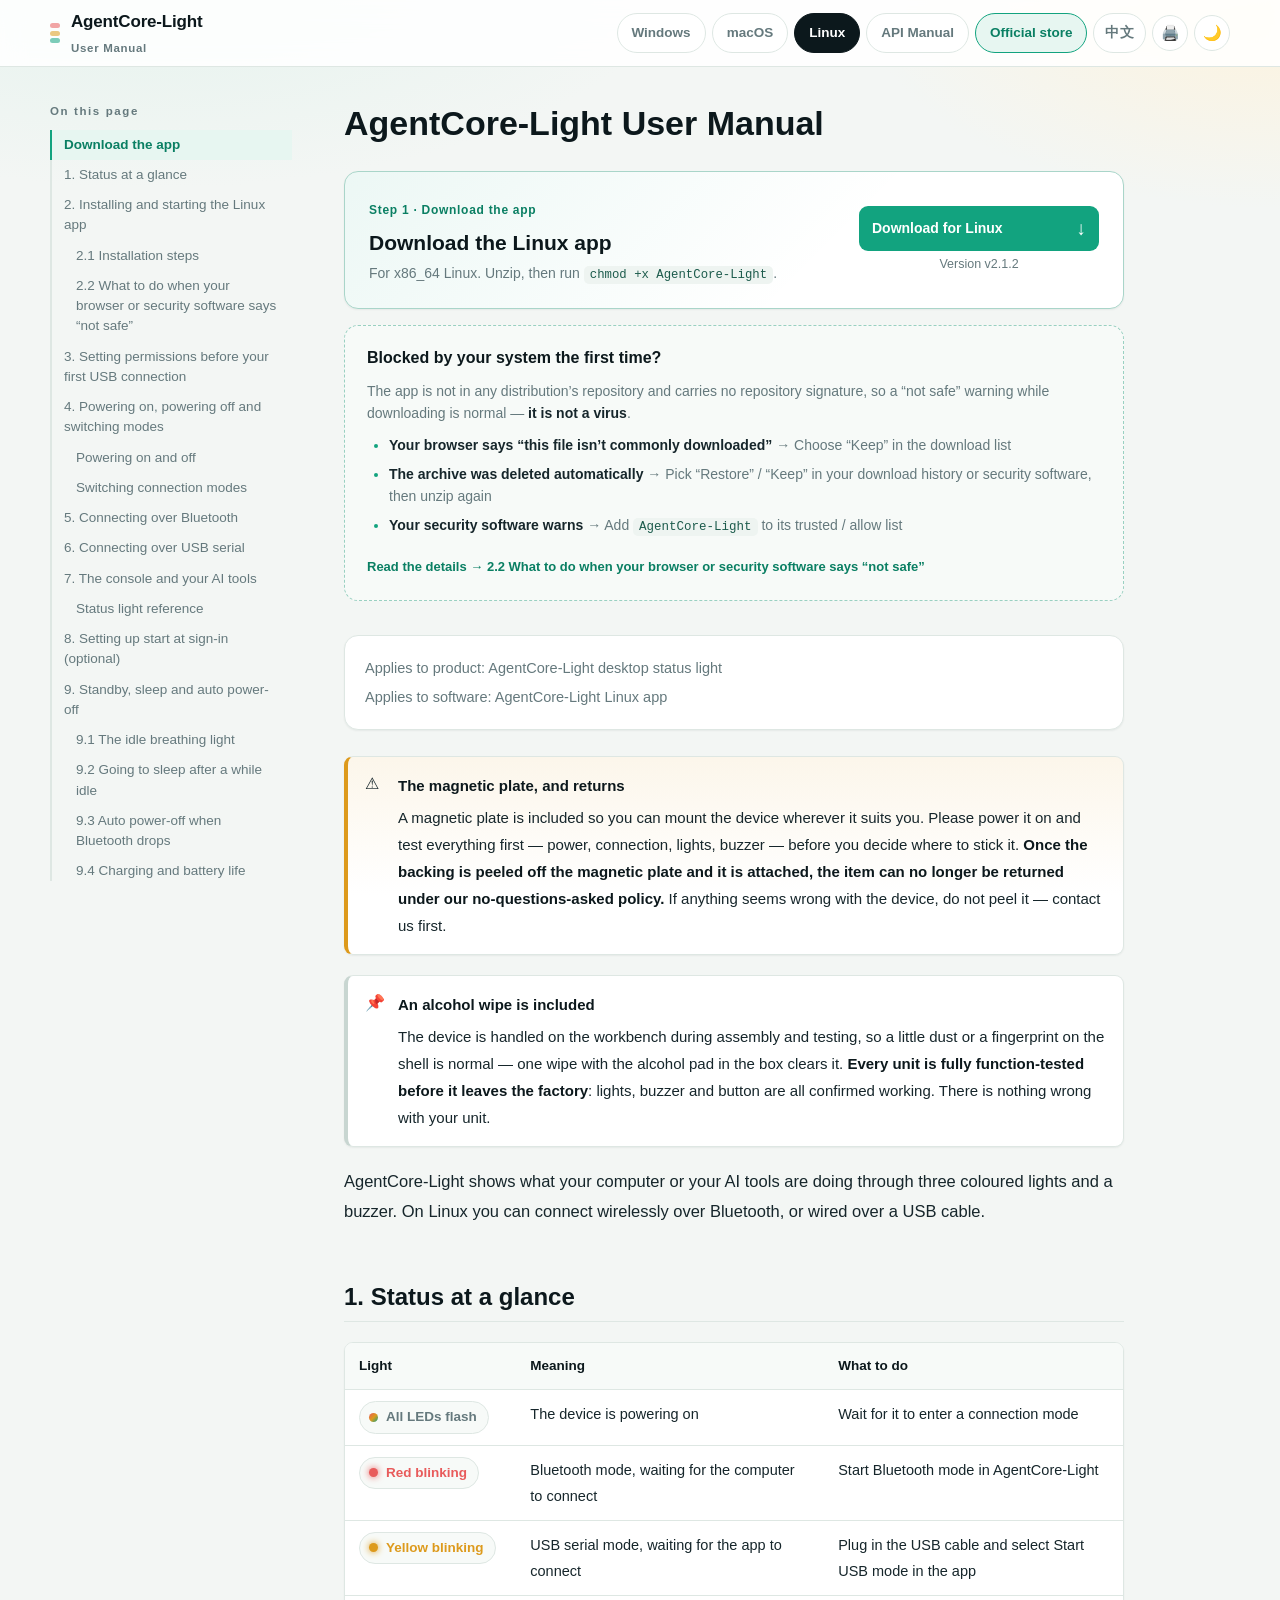
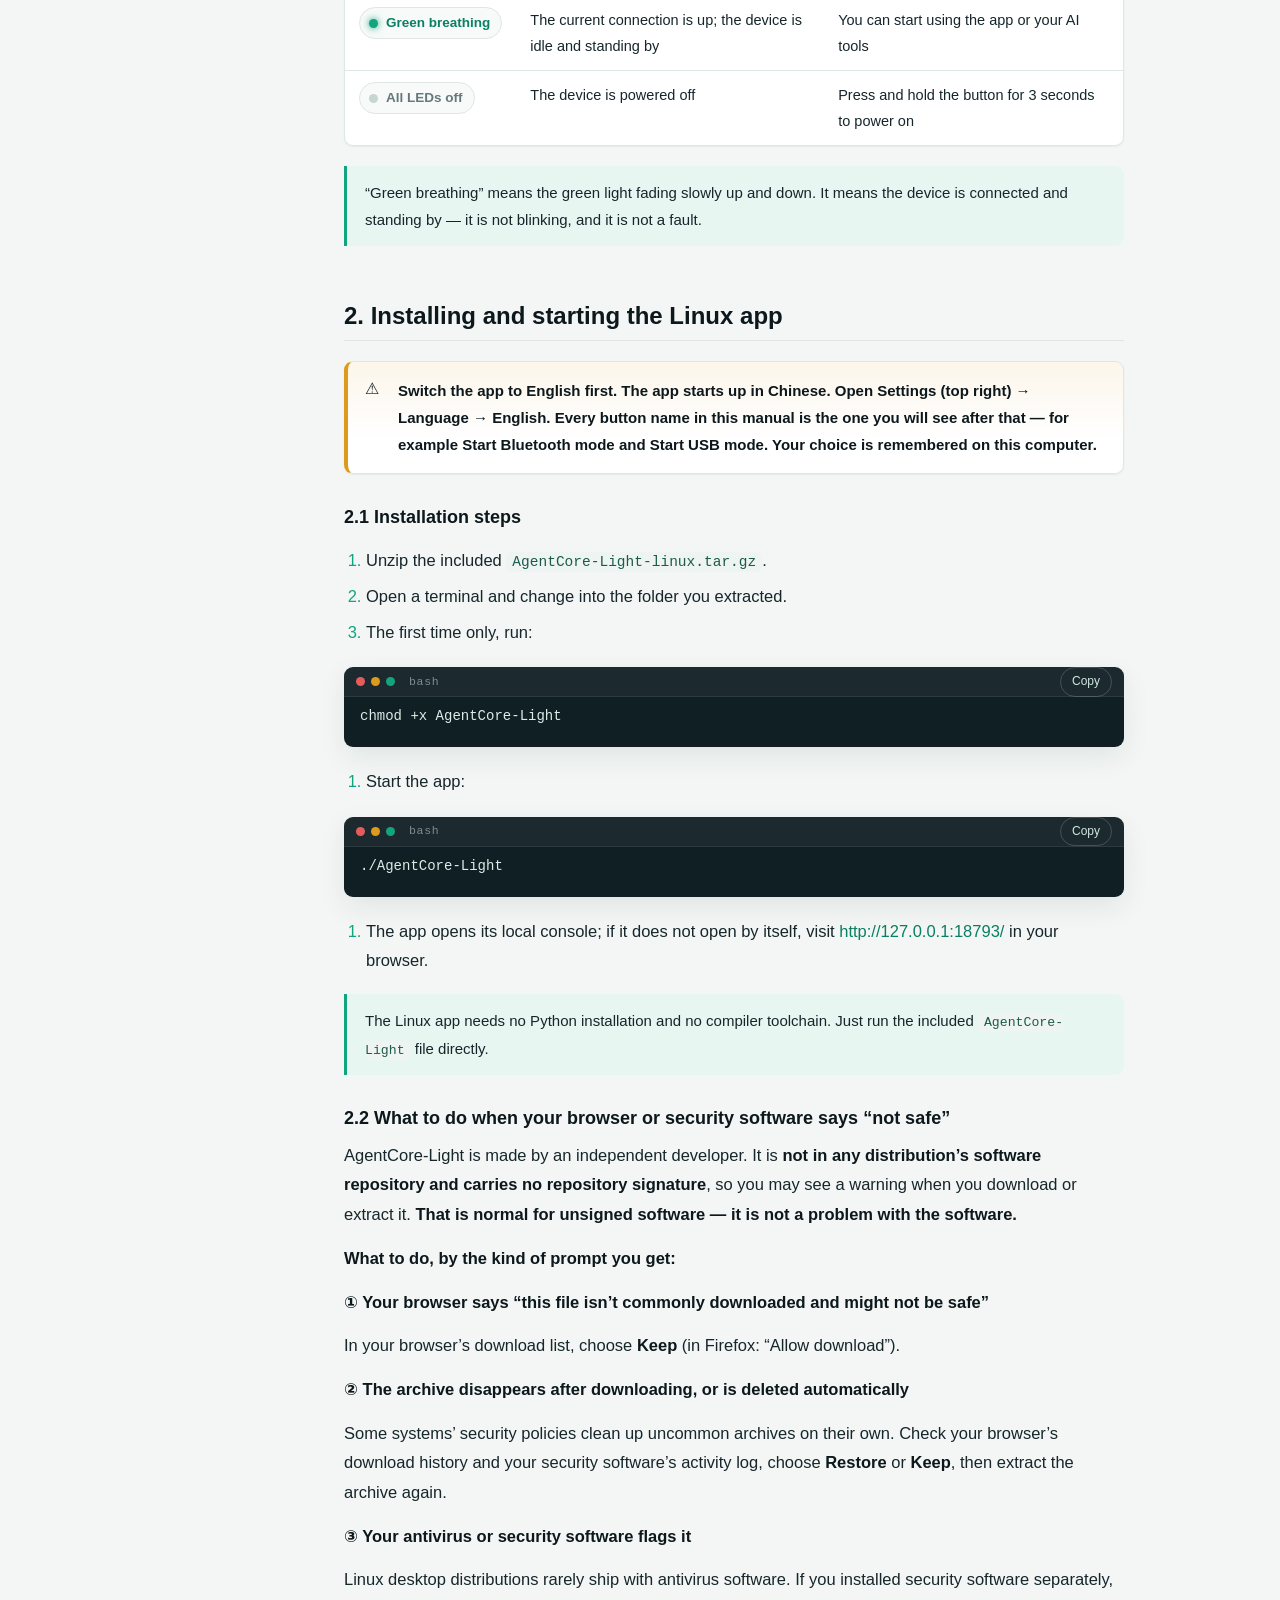
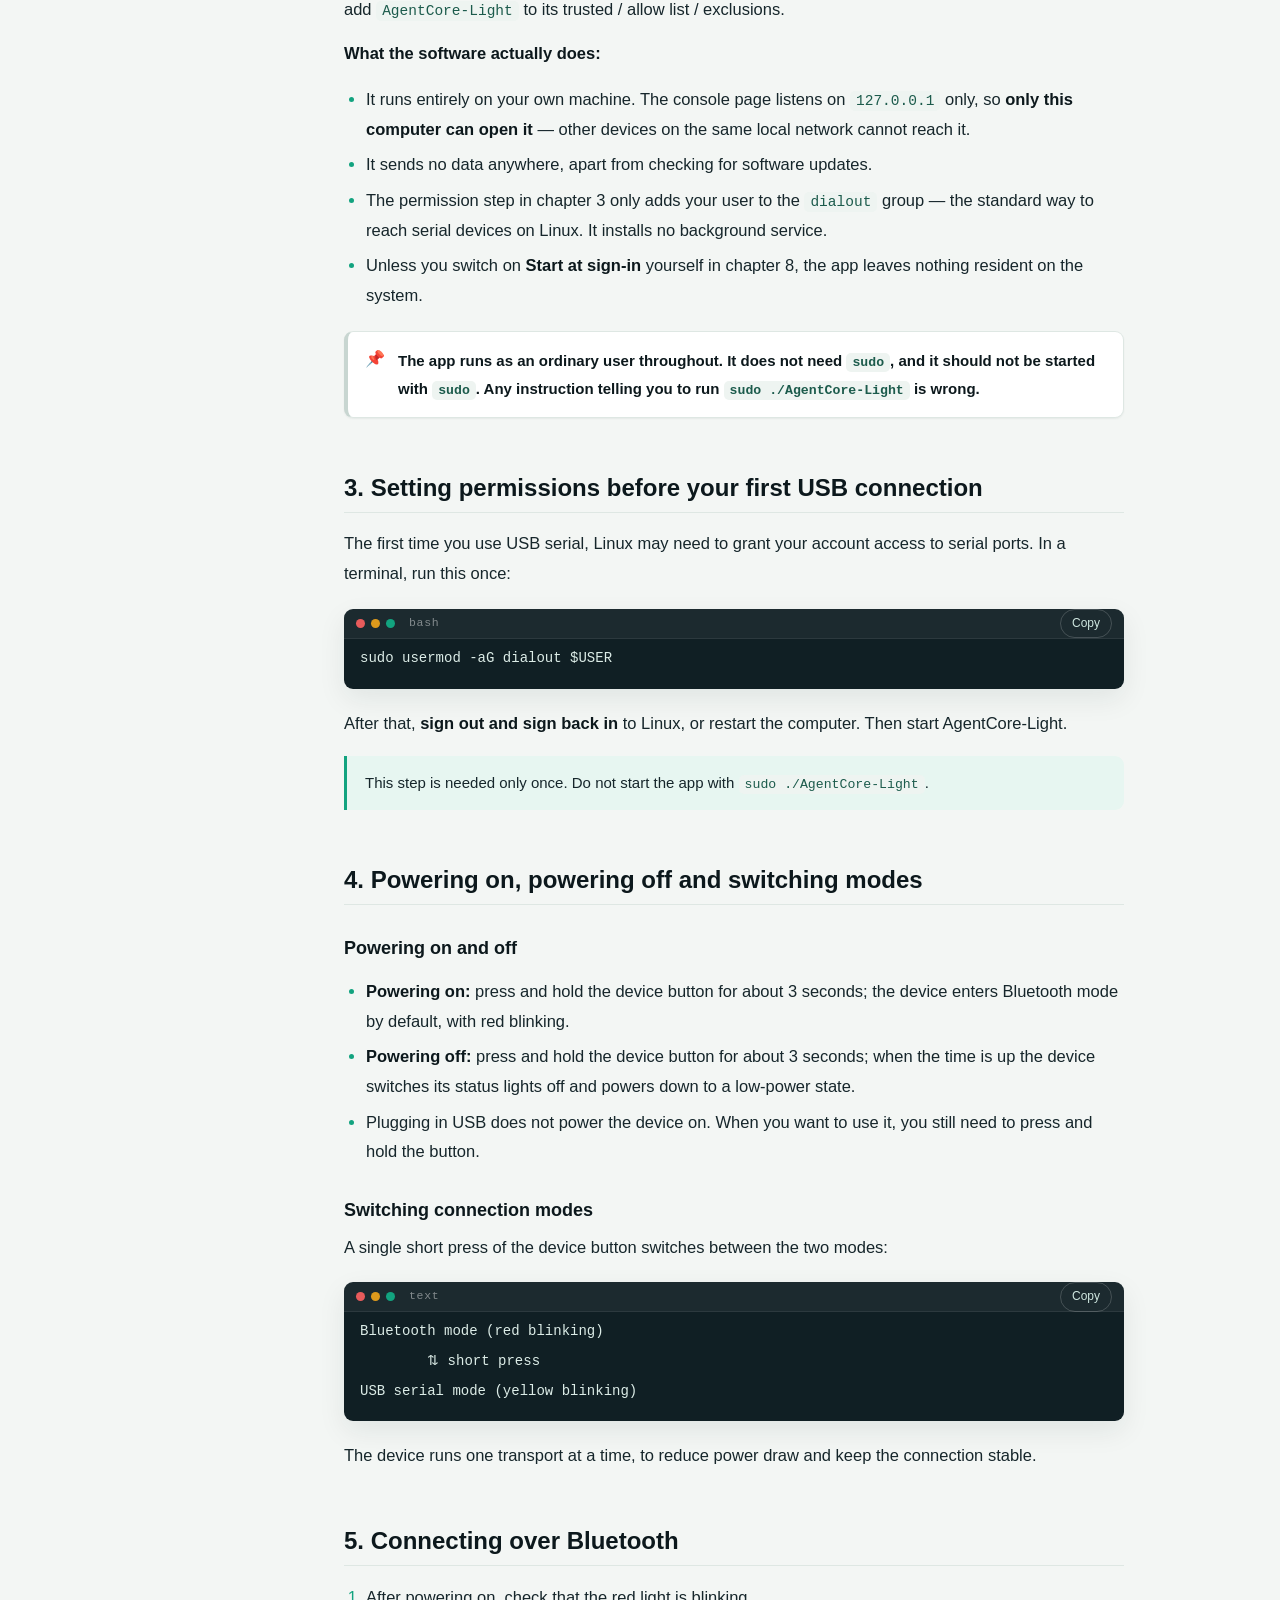
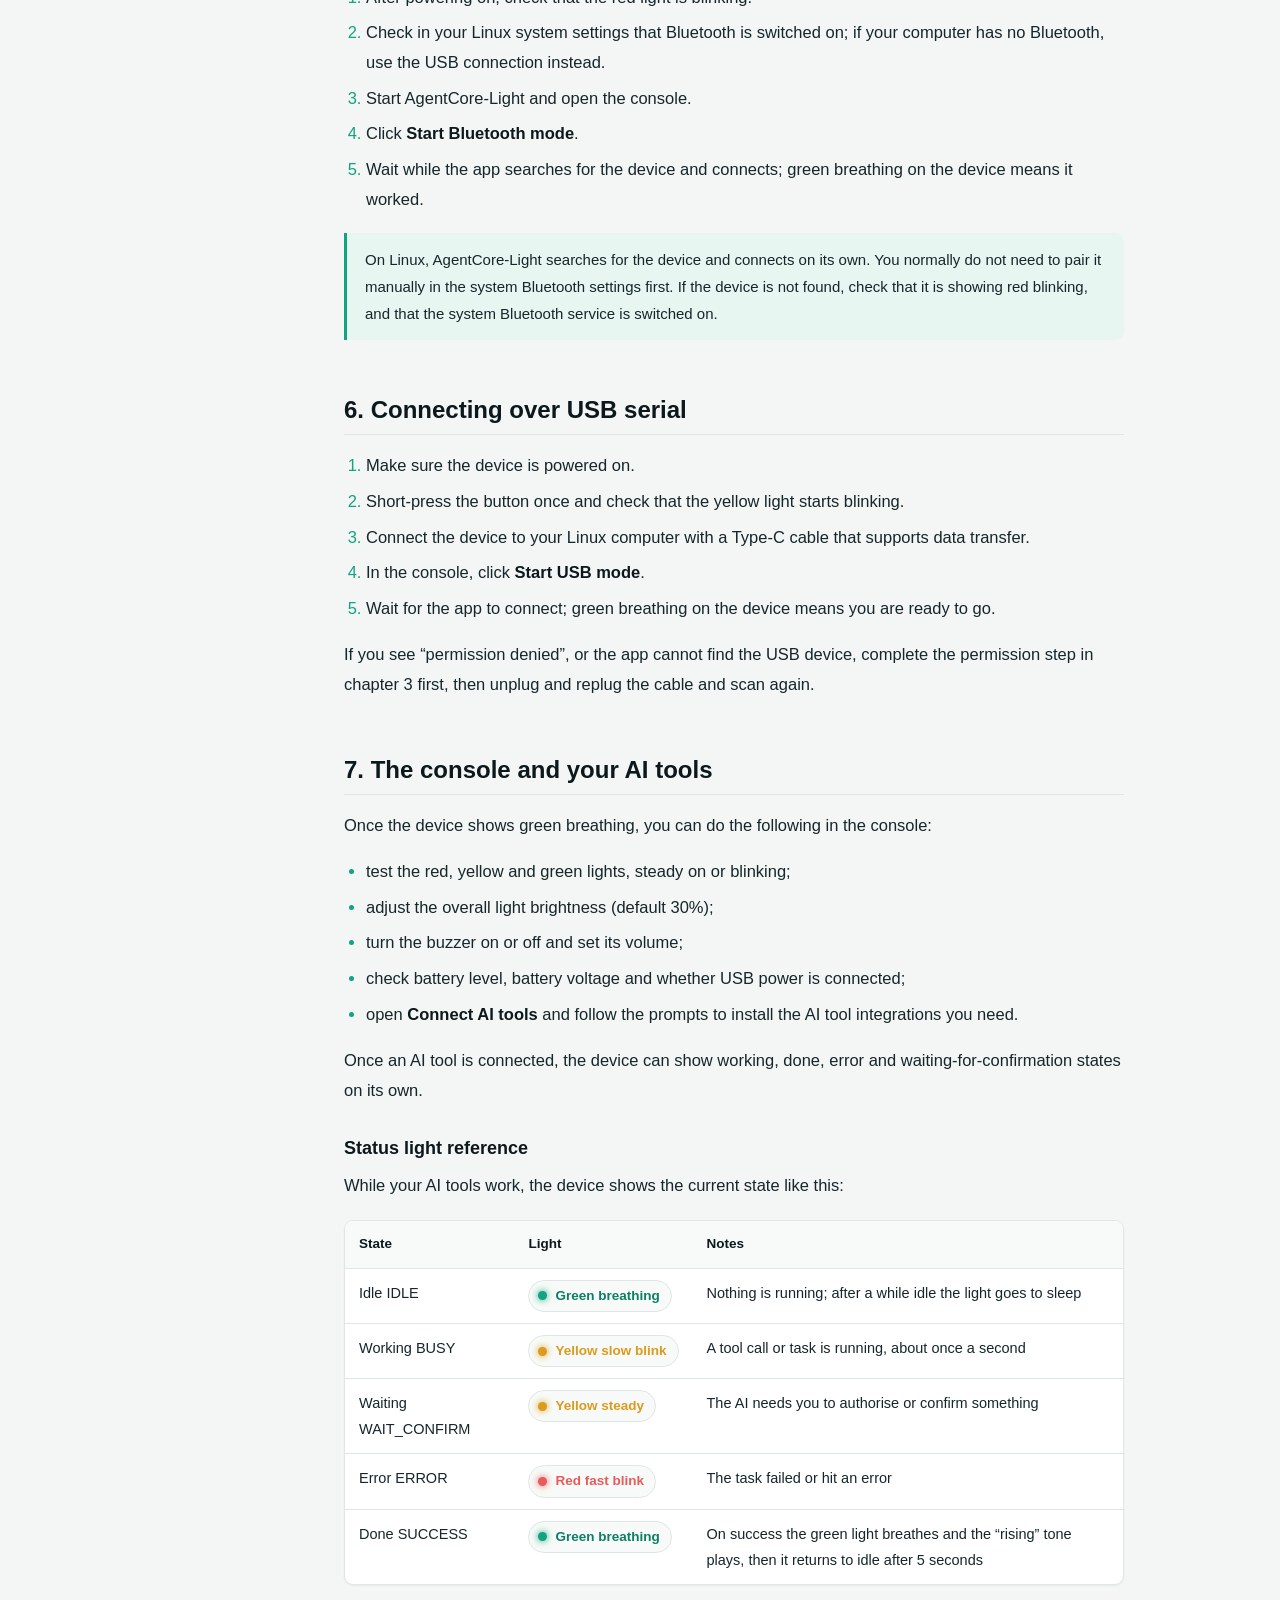
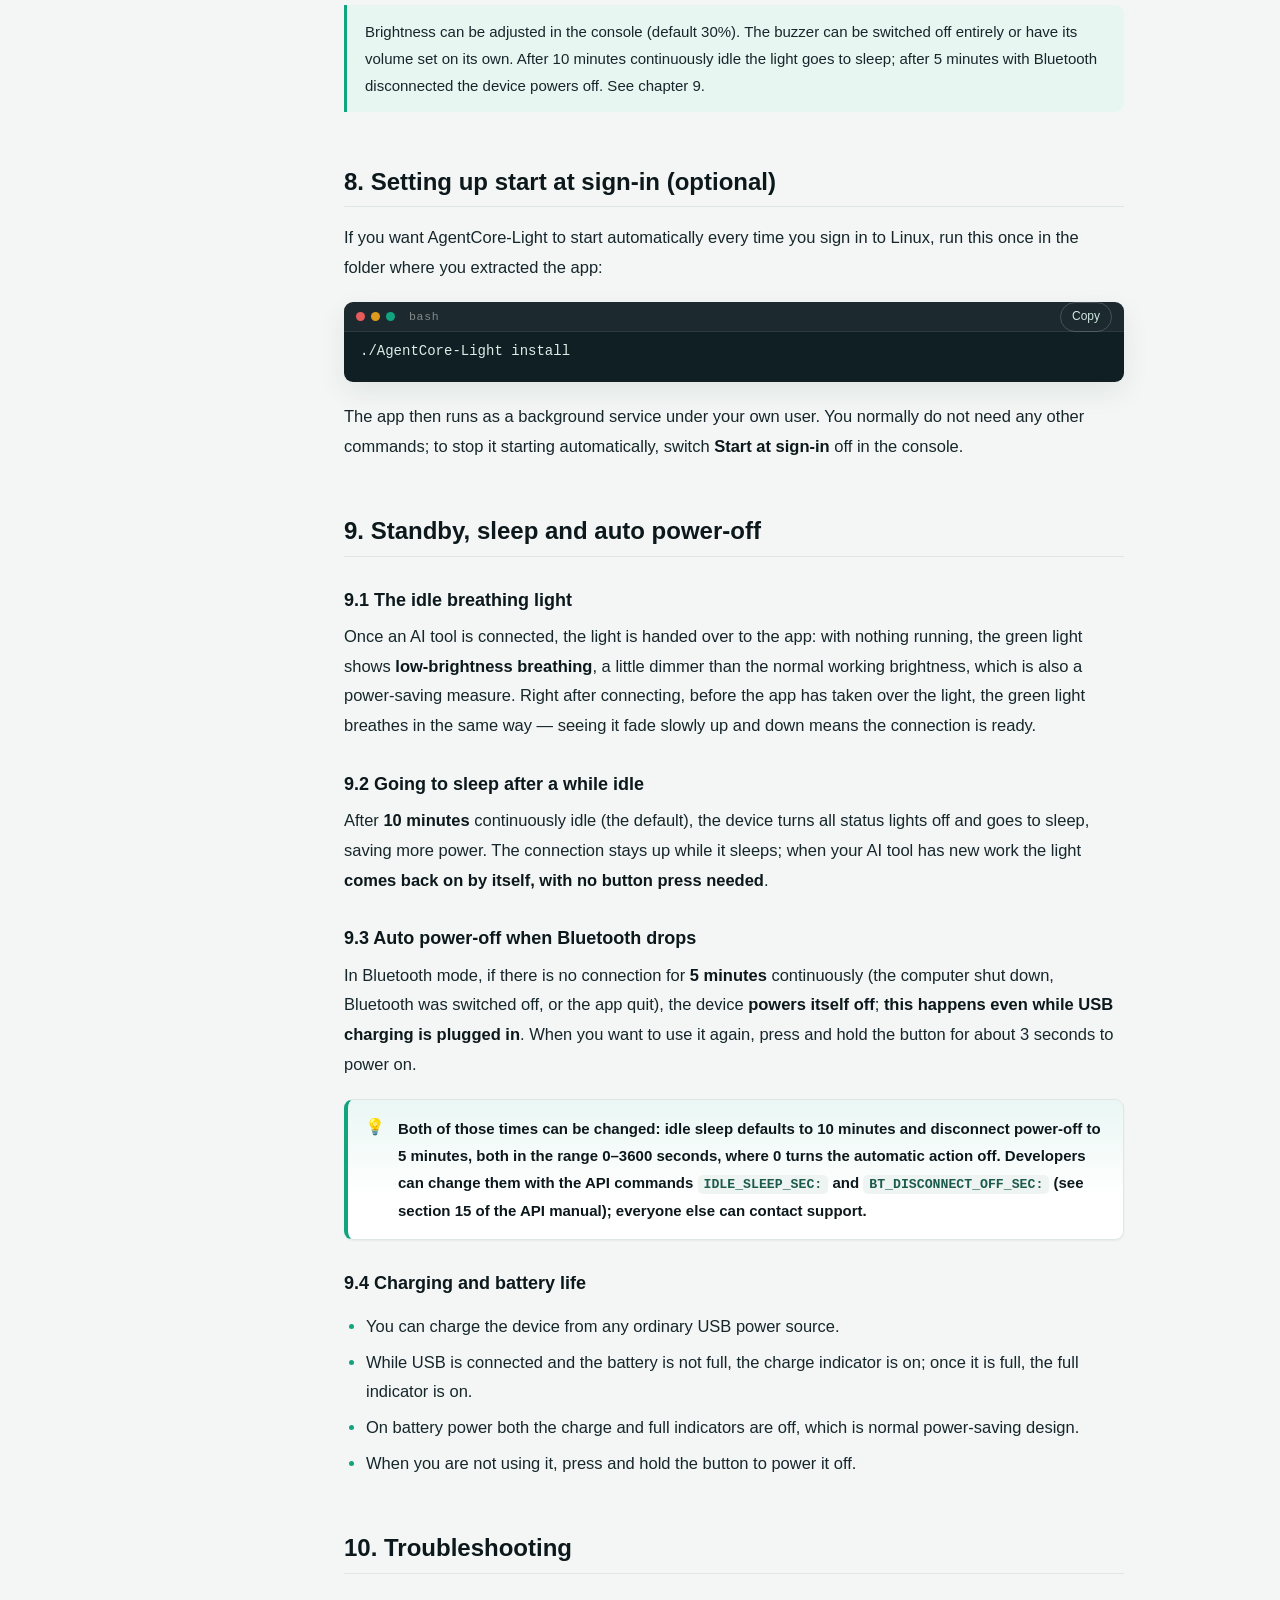
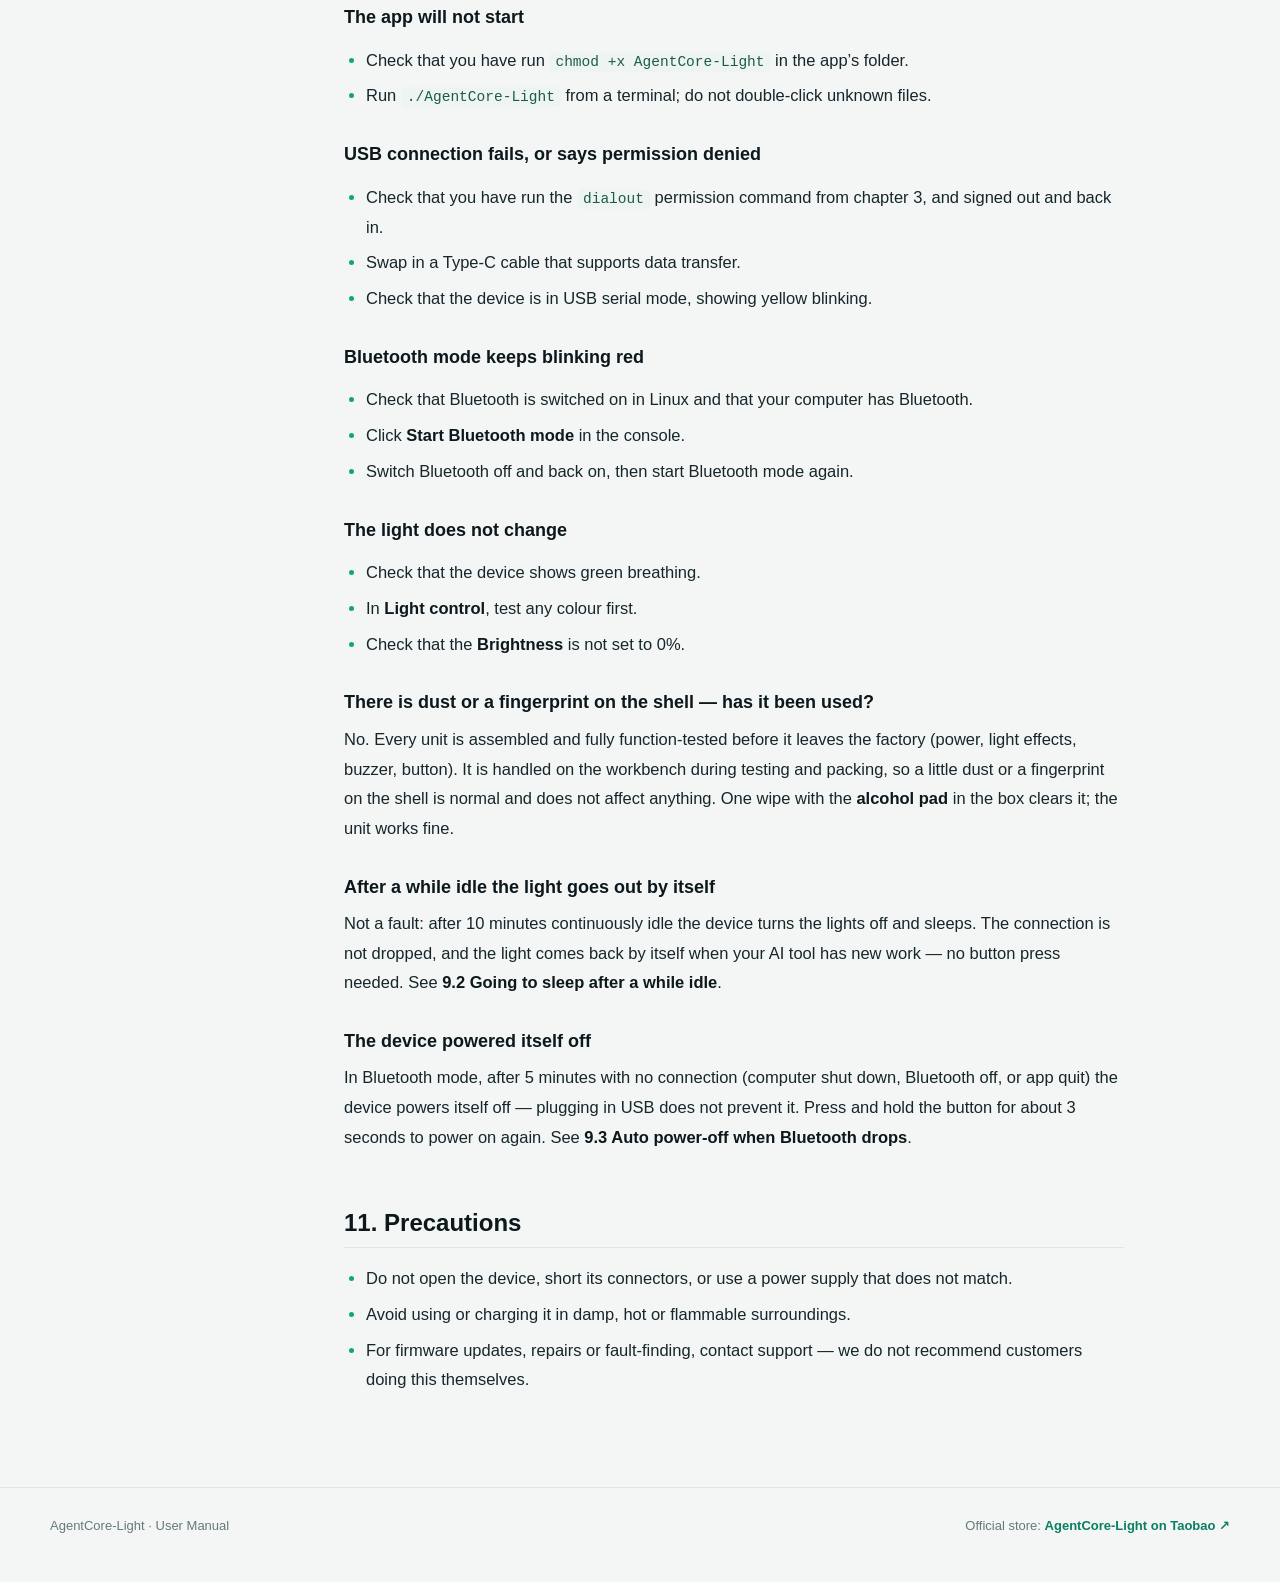
<file: en/linux.html>
<!doctype html>
<html lang="en" data-lang="en">
<head>
  <meta charset="utf-8">
  <meta name="viewport" content="width=device-width, initial-scale=1">
  <title>AgentCore-Light Linux User Manual</title>
  <meta name="description" content="Launch the app, set serial permissions and connect the device">
  <meta name="theme-color" content="#f3f6f4" media="(prefers-color-scheme: light)">
  <meta name="theme-color" content="#0d1517" media="(prefers-color-scheme: dark)">
  <link rel="icon" type="image/svg+xml" href="../assets/favicon.svg">
  <link rel="canonical" href="https://fpgamaster-wyc.github.io/AgentCore-light-book/en/linux.html">
  <link rel="alternate" hreflang="zh-CN" href="https://fpgamaster-wyc.github.io/AgentCore-light-book/linux.html">
  <link rel="alternate" hreflang="en" href="https://fpgamaster-wyc.github.io/AgentCore-light-book/en/linux.html">
  <link rel="alternate" hreflang="x-default" href="https://fpgamaster-wyc.github.io/AgentCore-light-book/linux.html">
  <link rel="stylesheet" href="../style.css">
  <script>
    // 尽早套用上次选择的主题，避免刷新时闪白
    try {
      var savedTheme = localStorage.getItem('agentcore-manual-theme');
      if (savedTheme === 'dark' || savedTheme === 'light') {
        document.documentElement.dataset.theme = savedTheme;
      }
    } catch (error) {}
  </script>
</head>
<body>
  <a class="skip-link" href="#content">Skip to content</a>
  <div class="progress" id="progress" aria-hidden="true"></div>

  <header class="site-header site-header--dense">
    <div class="wrap header-row">
      <a class="brand" href="index.html">
        <span class="lights" aria-hidden="true"><i></i><i></i><i></i></span>
        <span>AgentCore-Light<small>User Manual</small></span>
      </a>
      <div class="header-lamps" aria-hidden="true"><i class="r"></i><i class="y"></i><i class="g"></i></div>
      <nav class="header-nav" aria-label="Manual navigation">
        <a class="tab" href="windows.html">Windows</a>
        <a class="tab" href="macos.html">macOS</a>
        <a class="tab active" href="linux.html" aria-current="page">Linux</a>
        <a class="tab" href="api.html">API Manual</a>
        <a class="tab tab-shop" href="https://shop426753734.taobao.com/?spm=a21xtw.29978516.0.0" target="_blank" rel="noopener" title="Official store · Support and accessories">Official store</a>
        <a class="tab tab-lang" href="../linux.html" hreflang="zh-CN" lang="zh" title="切换到中文" data-lang="zh">中文</a>
        <button class="icon-btn" id="printBtn" type="button" aria-label="Print or save as PDF" title="Print / Save as PDF">🖨️</button>
        <button class="icon-btn" id="themeToggle" type="button" aria-label="Switch light / dark theme">🌙</button>
      </nav>
    </div>
  </header>

  <main class="wrap layout" id="content">
    <aside class="toc-side">
      <nav class="toc" aria-label="On this page"><p class="toc-title">On this page</p><ol><li class="lvl-2"><a href="#download-panel">Download the app</a></li><li class="lvl-2"><a href="#1-status-at-a-glance">1. Status at a glance</a></li><li class="lvl-2"><a href="#2-installing-and-starting-the-linux-app">2. Installing and starting the Linux app</a><ol><li class="lvl-3"><a href="#2-1-installation-steps">2.1 Installation steps</a></li><li class="lvl-3"><a href="#2-2-what-to-do-when-your-browser-or-security-software-says-not-safe">2.2 What to do when your browser or security software says “not safe”</a></li></ol></li><li class="lvl-2"><a href="#3-setting-permissions-before-your-first-usb-connection">3. Setting permissions before your first USB connection</a></li><li class="lvl-2"><a href="#4-powering-on-powering-off-and-switching-modes">4. Powering on, powering off and switching modes</a><ol><li class="lvl-3"><a href="#powering-on-and-off">Powering on and off</a></li><li class="lvl-3"><a href="#switching-connection-modes">Switching connection modes</a></li></ol></li><li class="lvl-2"><a href="#5-connecting-over-bluetooth">5. Connecting over Bluetooth</a></li><li class="lvl-2"><a href="#6-connecting-over-usb-serial">6. Connecting over USB serial</a></li><li class="lvl-2"><a href="#7-the-console-and-your-ai-tools">7. The console and your AI tools</a><ol><li class="lvl-3"><a href="#status-light-reference">Status light reference</a></li></ol></li><li class="lvl-2"><a href="#8-setting-up-start-at-sign-in-optional">8. Setting up start at sign-in (optional)</a></li><li class="lvl-2"><a href="#9-standby-sleep-and-auto-power-off">9. Standby, sleep and auto power-off</a><ol><li class="lvl-3"><a href="#9-1-the-idle-breathing-light">9.1 The idle breathing light</a></li><li class="lvl-3"><a href="#9-2-going-to-sleep-after-a-while-idle">9.2 Going to sleep after a while idle</a></li><li class="lvl-3"><a href="#9-3-auto-power-off-when-bluetooth-drops">9.3 Auto power-off when Bluetooth drops</a></li><li class="lvl-3"><a href="#9-4-charging-and-battery-life">9.4 Charging and battery life</a></li></ol></li><li class="lvl-2"><a href="#10-troubleshooting">10. Troubleshooting</a><ol><li class="lvl-3"><a href="#the-app-will-not-start">The app will not start</a></li><li class="lvl-3"><a href="#usb-connection-fails-or-says-permission-denied">USB connection fails, or says permission denied</a></li><li class="lvl-3"><a href="#bluetooth-mode-keeps-blinking-red">Bluetooth mode keeps blinking red</a></li><li class="lvl-3"><a href="#the-light-does-not-change">The light does not change</a></li><li class="lvl-3"><a href="#there-is-dust-or-a-fingerprint-on-the-shell-has-it-been-used">There is dust or a fingerprint on the shell — has it been used?</a></li><li class="lvl-3"><a href="#after-a-while-idle-the-light-goes-out-by-itself">After a while idle the light goes out by itself</a></li><li class="lvl-3"><a href="#the-device-powered-itself-off">The device powered itself off</a></li></ol></li><li class="lvl-2"><a href="#11-precautions">11. Precautions</a></li></ol></nav>
    </aside>

    <div>
      <details class="toc-mobile">
        <summary>On this page</summary>
        <nav class="toc" aria-label="On this page"><p class="toc-title">On this page</p><ol><li class="lvl-2"><a href="#download-panel">Download the app</a></li><li class="lvl-2"><a href="#1-status-at-a-glance">1. Status at a glance</a></li><li class="lvl-2"><a href="#2-installing-and-starting-the-linux-app">2. Installing and starting the Linux app</a><ol><li class="lvl-3"><a href="#2-1-installation-steps">2.1 Installation steps</a></li><li class="lvl-3"><a href="#2-2-what-to-do-when-your-browser-or-security-software-says-not-safe">2.2 What to do when your browser or security software says “not safe”</a></li></ol></li><li class="lvl-2"><a href="#3-setting-permissions-before-your-first-usb-connection">3. Setting permissions before your first USB connection</a></li><li class="lvl-2"><a href="#4-powering-on-powering-off-and-switching-modes">4. Powering on, powering off and switching modes</a><ol><li class="lvl-3"><a href="#powering-on-and-off">Powering on and off</a></li><li class="lvl-3"><a href="#switching-connection-modes">Switching connection modes</a></li></ol></li><li class="lvl-2"><a href="#5-connecting-over-bluetooth">5. Connecting over Bluetooth</a></li><li class="lvl-2"><a href="#6-connecting-over-usb-serial">6. Connecting over USB serial</a></li><li class="lvl-2"><a href="#7-the-console-and-your-ai-tools">7. The console and your AI tools</a><ol><li class="lvl-3"><a href="#status-light-reference">Status light reference</a></li></ol></li><li class="lvl-2"><a href="#8-setting-up-start-at-sign-in-optional">8. Setting up start at sign-in (optional)</a></li><li class="lvl-2"><a href="#9-standby-sleep-and-auto-power-off">9. Standby, sleep and auto power-off</a><ol><li class="lvl-3"><a href="#9-1-the-idle-breathing-light">9.1 The idle breathing light</a></li><li class="lvl-3"><a href="#9-2-going-to-sleep-after-a-while-idle">9.2 Going to sleep after a while idle</a></li><li class="lvl-3"><a href="#9-3-auto-power-off-when-bluetooth-drops">9.3 Auto power-off when Bluetooth drops</a></li><li class="lvl-3"><a href="#9-4-charging-and-battery-life">9.4 Charging and battery life</a></li></ol></li><li class="lvl-2"><a href="#10-troubleshooting">10. Troubleshooting</a><ol><li class="lvl-3"><a href="#the-app-will-not-start">The app will not start</a></li><li class="lvl-3"><a href="#usb-connection-fails-or-says-permission-denied">USB connection fails, or says permission denied</a></li><li class="lvl-3"><a href="#bluetooth-mode-keeps-blinking-red">Bluetooth mode keeps blinking red</a></li><li class="lvl-3"><a href="#the-light-does-not-change">The light does not change</a></li><li class="lvl-3"><a href="#there-is-dust-or-a-fingerprint-on-the-shell-has-it-been-used">There is dust or a fingerprint on the shell — has it been used?</a></li><li class="lvl-3"><a href="#after-a-while-idle-the-light-goes-out-by-itself">After a while idle the light goes out by itself</a></li><li class="lvl-3"><a href="#the-device-powered-itself-off">The device powered itself off</a></li></ol></li><li class="lvl-2"><a href="#11-precautions">11. Precautions</a></li></ol></nav>
      </details>
      <article class="guide-content">
<h1 id="agentcore-light-user-manual">AgentCore-Light User Manual</h1>
<section class="download-panel" id="download-panel" data-reveal><div class="download-panel-copy"><span class="download-panel-kicker">Step 1 · Download the app</span><h2>Download the Linux app</h2><p>For x86_64 Linux. Unzip, then run <code>chmod +x AgentCore-Light</code>.</p></div><div class="download-panel-actions"><div class="download-item"><a class="download-btn" href="https://github.com/FPGAmaster-wyc/AgentCore-light-book/releases/latest/download/AgentCore-Light-linux.tar.gz" download>Download for Linux <span>↓</span></a><p class="download-version">Version v2.1.2</p></div></div></section>
<aside class="download-note" data-reveal><p class="download-note-title">Blocked by your system the first time?</p><p class="download-note-intro">The app is not in any distribution’s repository and carries no repository signature, so a “not safe” warning while downloading is normal — <strong>it is not a virus</strong>.</p><ul><li><strong>Your browser says “this file isn’t commonly downloaded”</strong> → Choose “Keep” in the download list</li><li><strong>The archive was deleted automatically</strong> → Pick “Restore” / “Keep” in your download history or security software, then unzip again</li><li><strong>Your security software warns</strong> → Add <code>AgentCore-Light</code> to its trusted / allow list</li></ul><a class="download-note-more" href="#2-2-what-to-do-when-your-browser-or-security-software-says-not-safe">Read the details → 2.2 What to do when your browser or security software says “not safe”</a></aside>
<div class="meta" data-reveal><p>Applies to product: AgentCore-Light desktop status light</p><p>Applies to software: AgentCore-Light Linux app</p></div>
<div class="callout callout-important" data-reveal><p><strong>The magnetic plate, and returns</strong></p><p>A magnetic plate is included so you can mount the device wherever it suits you. Please power it on and test everything first — power, connection, lights, buzzer — before you decide where to stick it. <strong>Once the backing is peeled off the magnetic plate and it is attached, the item can no longer be returned under our no-questions-asked policy.</strong> If anything seems wrong with the device, do not peel it — contact us first.</p></div>
<div class="callout callout-note" data-reveal><p><strong>An alcohol wipe is included</strong></p><p>The device is handled on the workbench during assembly and testing, so a little dust or a fingerprint on the shell is normal — one wipe with the alcohol pad in the box clears it. <strong>Every unit is fully function-tested before it leaves the factory</strong>: lights, buzzer and button are all confirmed working. There is nothing wrong with your unit.</p></div>
<p>AgentCore-Light shows what your computer or your AI tools are doing through three coloured lights and a buzzer. On Linux you can connect wirelessly over Bluetooth, or wired over a USB cable.</p>
<h2 id="1-status-at-a-glance"><a class="anchor" href="#1-status-at-a-glance" aria-label="Link to this section">#</a>1. Status at a glance</h2>
<div class="table-wrap" data-reveal><table class="table-wide"><tbody><tr><th>Light</th><th>Meaning</th><th>What to do</th></tr><tr><td><span class="chip chip-all">All LEDs flash</span></td><td>The device is powering on</td><td>Wait for it to enter a connection mode</td></tr><tr><td><span class="chip chip-red chip-blink">Red blinking</span></td><td>Bluetooth mode, waiting for the computer to connect</td><td>Start Bluetooth mode in AgentCore-Light</td></tr><tr><td><span class="chip chip-yellow chip-blink">Yellow blinking</span></td><td>USB serial mode, waiting for the app to connect</td><td>Plug in the USB cable and select Start USB mode in the app</td></tr><tr><td><span class="chip chip-green chip-breathe">Green breathing</span></td><td>The current connection is up; the device is idle and standing by</td><td>You can start using the app or your AI tools</td></tr><tr><td><span class="chip chip-off">All LEDs off</span></td><td>The device is powered off</td><td>Press and hold the button for 3 seconds to power on</td></tr></tbody></table></div>
<blockquote><p>“Green breathing” means the green light fading slowly up and down. It means the device is connected and standing by — it is not blinking, and it is not a fault.</p></blockquote>
<h2 id="2-installing-and-starting-the-linux-app"><a class="anchor" href="#2-installing-and-starting-the-linux-app" aria-label="Link to this section">#</a>2. Installing and starting the Linux app</h2>
<div class="callout callout-important" data-reveal><p><strong>Switch the app to English first.</strong> The app starts up in Chinese. Open <strong>Settings</strong> (top right) → <strong>Language</strong> → <strong>English</strong>. Every button name in this manual is the one you will see after that — for example <strong>Start Bluetooth mode</strong> and <strong>Start USB mode</strong>. Your choice is remembered on this computer.</p></div>
<h3 id="2-1-installation-steps"><a class="anchor" href="#2-1-installation-steps" aria-label="Link to this section">#</a>2.1 Installation steps</h3>
<ol>
<li>Unzip the included <code>AgentCore-Light-linux.tar.gz</code>.</li>
<li>Open a terminal and change into the folder you extracted.</li>
<li>The first time only, run:</li>
</ol>
<div class="code-block" data-reveal><div class="code-bar"><i></i><i></i><i></i><span class="code-lang">bash</span><button class="copy-btn" type="button">Copy</button></div><pre><code>chmod +x AgentCore-Light</code></pre></div>
<ol>
<li>Start the app:</li>
</ol>
<div class="code-block" data-reveal><div class="code-bar"><i></i><i></i><i></i><span class="code-lang">bash</span><button class="copy-btn" type="button">Copy</button></div><pre><code>./AgentCore-Light</code></pre></div>
<ol>
<li>The app opens its local console; if it does not open by itself, visit <a href="http://127.0.0.1:18793/">http://127.0.0.1:18793/</a> in your browser.</li>
</ol>
<blockquote><p>The Linux app needs no Python installation and no compiler toolchain. Just run the included <code>AgentCore-Light</code> file directly.</p></blockquote>
<h3 id="2-2-what-to-do-when-your-browser-or-security-software-says-not-safe"><a class="anchor" href="#2-2-what-to-do-when-your-browser-or-security-software-says-not-safe" aria-label="Link to this section">#</a>2.2 What to do when your browser or security software says “not safe”</h3>
<p>AgentCore-Light is made by an independent developer. It is <strong>not in any distribution’s software repository and carries no repository signature</strong>, so you may see a warning when you download or extract it. <strong>That is normal for unsigned software — it is not a problem with the software.</strong></p>
<p><strong>What to do, by the kind of prompt you get:</strong></p>
<p><strong>① Your browser says “this file isn’t commonly downloaded and might not be safe”</strong></p>
<p>In your browser’s download list, choose <strong>Keep</strong> (in Firefox: “Allow download”).</p>
<p><strong>② The archive disappears after downloading, or is deleted automatically</strong></p>
<p>Some systems’ security policies clean up uncommon archives on their own. Check your browser’s download history and your security software’s activity log, choose <strong>Restore</strong> or <strong>Keep</strong>, then extract the archive again.</p>
<p><strong>③ Your antivirus or security software flags it</strong></p>
<p>Linux desktop distributions rarely ship with antivirus software. If you installed security software separately, add <code>AgentCore-Light</code> to its trusted / allow list / exclusions.</p>
<p><strong>What the software actually does:</strong></p>
<ul>
<li>It runs entirely on your own machine. The console page listens on <code>127.0.0.1</code> only, so <strong>only this computer can open it</strong> — other devices on the same local network cannot reach it.</li>
<li>It sends no data anywhere, apart from checking for software updates.</li>
<li>The permission step in chapter 3 only adds your user to the <code>dialout</code> group — the standard way to reach serial devices on Linux. It installs no background service.</li>
<li>Unless you switch on <strong>Start at sign-in</strong> yourself in chapter 8, the app leaves nothing resident on the system.</li>
</ul>
<div class="callout callout-note" data-reveal><p>The app runs as an ordinary user throughout. <strong>It does not need <code>sudo</code>, and it should not be started with <code>sudo</code>.</strong> Any instruction telling you to run <code>sudo ./AgentCore-Light</code> is wrong.</p></div>
<h2 id="3-setting-permissions-before-your-first-usb-connection"><a class="anchor" href="#3-setting-permissions-before-your-first-usb-connection" aria-label="Link to this section">#</a>3. Setting permissions before your first USB connection</h2>
<p>The first time you use USB serial, Linux may need to grant your account access to serial ports. In a terminal, run this once:</p>
<div class="code-block" data-reveal><div class="code-bar"><i></i><i></i><i></i><span class="code-lang">bash</span><button class="copy-btn" type="button">Copy</button></div><pre><code>sudo usermod -aG dialout $USER</code></pre></div>
<p>After that, <strong>sign out and sign back in</strong> to Linux, or restart the computer. Then start AgentCore-Light.</p>
<blockquote><p>This step is needed only once. Do not start the app with <code>sudo ./AgentCore-Light</code>.</p></blockquote>
<h2 id="4-powering-on-powering-off-and-switching-modes"><a class="anchor" href="#4-powering-on-powering-off-and-switching-modes" aria-label="Link to this section">#</a>4. Powering on, powering off and switching modes</h2>
<h3 id="powering-on-and-off"><a class="anchor" href="#powering-on-and-off" aria-label="Link to this section">#</a>Powering on and off</h3>
<ul>
<li><strong>Powering on:</strong> press and hold the device button for about 3 seconds; the device enters Bluetooth mode by default, with red blinking.</li>
<li><strong>Powering off:</strong> press and hold the device button for about 3 seconds; when the time is up the device switches its status lights off and powers down to a low-power state.</li>
<li>Plugging in USB does not power the device on. When you want to use it, you still need to press and hold the button.</li>
</ul>
<h3 id="switching-connection-modes"><a class="anchor" href="#switching-connection-modes" aria-label="Link to this section">#</a>Switching connection modes</h3>
<p>A single short press of the device button switches between the two modes:</p>
<div class="code-block" data-reveal><div class="code-bar"><i></i><i></i><i></i><span class="code-lang">text</span><button class="copy-btn" type="button">Copy</button></div><pre><code>Bluetooth mode (red blinking)
        ⇅ short press
USB serial mode (yellow blinking)</code></pre></div>
<p>The device runs one transport at a time, to reduce power draw and keep the connection stable.</p>
<h2 id="5-connecting-over-bluetooth"><a class="anchor" href="#5-connecting-over-bluetooth" aria-label="Link to this section">#</a>5. Connecting over Bluetooth</h2>
<ol>
<li>After powering on, check that the red light is blinking.</li>
<li>Check in your Linux system settings that Bluetooth is switched on; if your computer has no Bluetooth, use the USB connection instead.</li>
<li>Start AgentCore-Light and open the console.</li>
<li>Click <strong>Start Bluetooth mode</strong>.</li>
<li>Wait while the app searches for the device and connects; green breathing on the device means it worked.</li>
</ol>
<blockquote><p>On Linux, AgentCore-Light searches for the device and connects on its own. You normally do not need to pair it manually in the system Bluetooth settings first. If the device is not found, check that it is showing red blinking, and that the system Bluetooth service is switched on.</p></blockquote>
<h2 id="6-connecting-over-usb-serial"><a class="anchor" href="#6-connecting-over-usb-serial" aria-label="Link to this section">#</a>6. Connecting over USB serial</h2>
<ol>
<li>Make sure the device is powered on.</li>
<li>Short-press the button once and check that the yellow light starts blinking.</li>
<li>Connect the device to your Linux computer with a Type-C cable that supports data transfer.</li>
<li>In the console, click <strong>Start USB mode</strong>.</li>
<li>Wait for the app to connect; green breathing on the device means you are ready to go.</li>
</ol>
<p>If you see “permission denied”, or the app cannot find the USB device, complete the permission step in chapter 3 first, then unplug and replug the cable and scan again.</p>
<h2 id="7-the-console-and-your-ai-tools"><a class="anchor" href="#7-the-console-and-your-ai-tools" aria-label="Link to this section">#</a>7. The console and your AI tools</h2>
<p>Once the device shows green breathing, you can do the following in the console:</p>
<ul>
<li>test the red, yellow and green lights, steady on or blinking;</li>
<li>adjust the overall light brightness (default 30%);</li>
<li>turn the buzzer on or off and set its volume;</li>
<li>check battery level, battery voltage and whether USB power is connected;</li>
<li>open <strong>Connect AI tools</strong> and follow the prompts to install the AI tool integrations you need.</li>
</ul>
<p>Once an AI tool is connected, the device can show working, done, error and waiting-for-confirmation states on its own.</p>
<h3 id="status-light-reference"><a class="anchor" href="#status-light-reference" aria-label="Link to this section">#</a>Status light reference</h3>
<p>While your AI tools work, the device shows the current state like this:</p>
<div class="table-wrap" data-reveal><table class="table-wide"><tbody><tr><th>State</th><th>Light</th><th>Notes</th></tr><tr><td>Idle IDLE</td><td><span class="chip chip-green chip-breathe">Green breathing</span></td><td>Nothing is running; after a while idle the light goes to sleep</td></tr><tr><td>Working BUSY</td><td><span class="chip chip-yellow chip-blink">Yellow slow blink</span></td><td>A tool call or task is running, about once a second</td></tr><tr><td>Waiting WAIT_CONFIRM</td><td><span class="chip chip-yellow">Yellow steady</span></td><td>The AI needs you to authorise or confirm something</td></tr><tr><td>Error ERROR</td><td><span class="chip chip-red chip-blink chip-blink-fast">Red fast blink</span></td><td>The task failed or hit an error</td></tr><tr><td>Done SUCCESS</td><td><span class="chip chip-green chip-breathe">Green breathing</span></td><td>On success the green light breathes and the “rising” tone plays, then it returns to idle after 5 seconds</td></tr></tbody></table></div>
<blockquote><p>Brightness can be adjusted in the console (default 30%). The buzzer can be switched off entirely or have its volume set on its own. After 10 minutes continuously idle the light goes to sleep; after 5 minutes with Bluetooth disconnected the device powers off. See chapter 9.</p></blockquote>
<h2 id="8-setting-up-start-at-sign-in-optional"><a class="anchor" href="#8-setting-up-start-at-sign-in-optional" aria-label="Link to this section">#</a>8. Setting up start at sign-in (optional)</h2>
<p>If you want AgentCore-Light to start automatically every time you sign in to Linux, run this once in the folder where you extracted the app:</p>
<div class="code-block" data-reveal><div class="code-bar"><i></i><i></i><i></i><span class="code-lang">bash</span><button class="copy-btn" type="button">Copy</button></div><pre><code>./AgentCore-Light install</code></pre></div>
<p>The app then runs as a background service under your own user. You normally do not need any other commands; to stop it starting automatically, switch <strong>Start at sign-in</strong> off in the console.</p>
<h2 id="9-standby-sleep-and-auto-power-off"><a class="anchor" href="#9-standby-sleep-and-auto-power-off" aria-label="Link to this section">#</a>9. Standby, sleep and auto power-off</h2>
<h3 id="9-1-the-idle-breathing-light"><a class="anchor" href="#9-1-the-idle-breathing-light" aria-label="Link to this section">#</a>9.1 The idle breathing light</h3>
<p>Once an AI tool is connected, the light is handed over to the app: with nothing running, the green light shows <strong>low-brightness breathing</strong>, a little dimmer than the normal working brightness, which is also a power-saving measure. Right after connecting, before the app has taken over the light, the green light breathes in the same way — seeing it fade slowly up and down means the connection is ready.</p>
<h3 id="9-2-going-to-sleep-after-a-while-idle"><a class="anchor" href="#9-2-going-to-sleep-after-a-while-idle" aria-label="Link to this section">#</a>9.2 Going to sleep after a while idle</h3>
<p>After <strong>10 minutes</strong> continuously idle (the default), the device turns all status lights off and goes to sleep, saving more power. The connection stays up while it sleeps; when your AI tool has new work the light <strong>comes back on by itself, with no button press needed</strong>.</p>
<h3 id="9-3-auto-power-off-when-bluetooth-drops"><a class="anchor" href="#9-3-auto-power-off-when-bluetooth-drops" aria-label="Link to this section">#</a>9.3 Auto power-off when Bluetooth drops</h3>
<p>In Bluetooth mode, if there is no connection for <strong>5 minutes</strong> continuously (the computer shut down, Bluetooth was switched off, or the app quit), the device <strong>powers itself off</strong>; <strong>this happens even while USB charging is plugged in</strong>. When you want to use it again, press and hold the button for about 3 seconds to power on.</p>
<div class="callout callout-tip" data-reveal><p>Both of those times can be changed: idle sleep defaults to 10 minutes and disconnect power-off to 5 minutes, both in the range 0–3600 seconds, where 0 turns the automatic action off. Developers can change them with the API commands <code>IDLE_SLEEP_SEC:</code> and <code>BT_DISCONNECT_OFF_SEC:</code> (see section 15 of the API manual); everyone else can contact support.</p></div>
<h3 id="9-4-charging-and-battery-life"><a class="anchor" href="#9-4-charging-and-battery-life" aria-label="Link to this section">#</a>9.4 Charging and battery life</h3>
<ul>
<li>You can charge the device from any ordinary USB power source.</li>
<li>While USB is connected and the battery is not full, the charge indicator is on; once it is full, the full indicator is on.</li>
<li>On battery power both the charge and full indicators are off, which is normal power-saving design.</li>
<li>When you are not using it, press and hold the button to power it off.</li>
</ul>
<h2 id="10-troubleshooting"><a class="anchor" href="#10-troubleshooting" aria-label="Link to this section">#</a>10. Troubleshooting</h2>
<h3 id="the-app-will-not-start"><a class="anchor" href="#the-app-will-not-start" aria-label="Link to this section">#</a>The app will not start</h3>
<ul>
<li>Check that you have run <code>chmod +x AgentCore-Light</code> in the app’s folder.</li>
<li>Run <code>./AgentCore-Light</code> from a terminal; do not double-click unknown files.</li>
</ul>
<h3 id="usb-connection-fails-or-says-permission-denied"><a class="anchor" href="#usb-connection-fails-or-says-permission-denied" aria-label="Link to this section">#</a>USB connection fails, or says permission denied</h3>
<ul>
<li>Check that you have run the <code>dialout</code> permission command from chapter 3, and signed out and back in.</li>
<li>Swap in a Type-C cable that supports data transfer.</li>
<li>Check that the device is in USB serial mode, showing yellow blinking.</li>
</ul>
<h3 id="bluetooth-mode-keeps-blinking-red"><a class="anchor" href="#bluetooth-mode-keeps-blinking-red" aria-label="Link to this section">#</a>Bluetooth mode keeps blinking red</h3>
<ul>
<li>Check that Bluetooth is switched on in Linux and that your computer has Bluetooth.</li>
<li>Click <strong>Start Bluetooth mode</strong> in the console.</li>
<li>Switch Bluetooth off and back on, then start Bluetooth mode again.</li>
</ul>
<h3 id="the-light-does-not-change"><a class="anchor" href="#the-light-does-not-change" aria-label="Link to this section">#</a>The light does not change</h3>
<ul>
<li>Check that the device shows green breathing.</li>
<li>In <strong>Light control</strong>, test any colour first.</li>
<li>Check that the <strong>Brightness</strong> is not set to 0%.</li>
</ul>
<h3 id="there-is-dust-or-a-fingerprint-on-the-shell-has-it-been-used"><a class="anchor" href="#there-is-dust-or-a-fingerprint-on-the-shell-has-it-been-used" aria-label="Link to this section">#</a>There is dust or a fingerprint on the shell — has it been used?</h3>
<p>No. Every unit is assembled and fully function-tested before it leaves the factory (power, light effects, buzzer, button). It is handled on the workbench during testing and packing, so a little dust or a fingerprint on the shell is normal and does not affect anything. One wipe with the <strong>alcohol pad</strong> in the box clears it; the unit works fine.</p>
<h3 id="after-a-while-idle-the-light-goes-out-by-itself"><a class="anchor" href="#after-a-while-idle-the-light-goes-out-by-itself" aria-label="Link to this section">#</a>After a while idle the light goes out by itself</h3>
<p>Not a fault: after 10 minutes continuously idle the device turns the lights off and sleeps. The connection is not dropped, and the light comes back by itself when your AI tool has new work — no button press needed. See <strong>9.2 Going to sleep after a while idle</strong>.</p>
<h3 id="the-device-powered-itself-off"><a class="anchor" href="#the-device-powered-itself-off" aria-label="Link to this section">#</a>The device powered itself off</h3>
<p>In Bluetooth mode, after 5 minutes with no connection (computer shut down, Bluetooth off, or app quit) the device powers itself off — plugging in USB does not prevent it. Press and hold the button for about 3 seconds to power on again. See <strong>9.3 Auto power-off when Bluetooth drops</strong>.</p>
<h2 id="11-precautions"><a class="anchor" href="#11-precautions" aria-label="Link to this section">#</a>11. Precautions</h2>
<ul>
<li>Do not open the device, short its connectors, or use a power supply that does not match.</li>
<li>Avoid using or charging it in damp, hot or flammable surroundings.</li>
<li>For firmware updates, repairs or fault-finding, contact support — we do not recommend customers doing this themselves.</li>
</ul>
      </article>
    </div>
  </main>

  <button class="to-top" id="toTop" type="button" aria-label="Back to top">↑</button>

  <footer class="site-footer">
    <div class="wrap footer-row">
      <span>AgentCore-Light · User Manual</span>
      <span class="footer-shop">Official store: <a href="https://shop426753734.taobao.com/?spm=a21xtw.29978516.0.0" target="_blank" rel="noopener">AgentCore-Light on Taobao ↗</a></span>
    </div>
  </footer>

  <script>
    document.getElementById('printBtn').addEventListener('click', function () { window.print(); });
  </script>
  <script src="../site.js" defer></script>
</body>
</html>
</file>
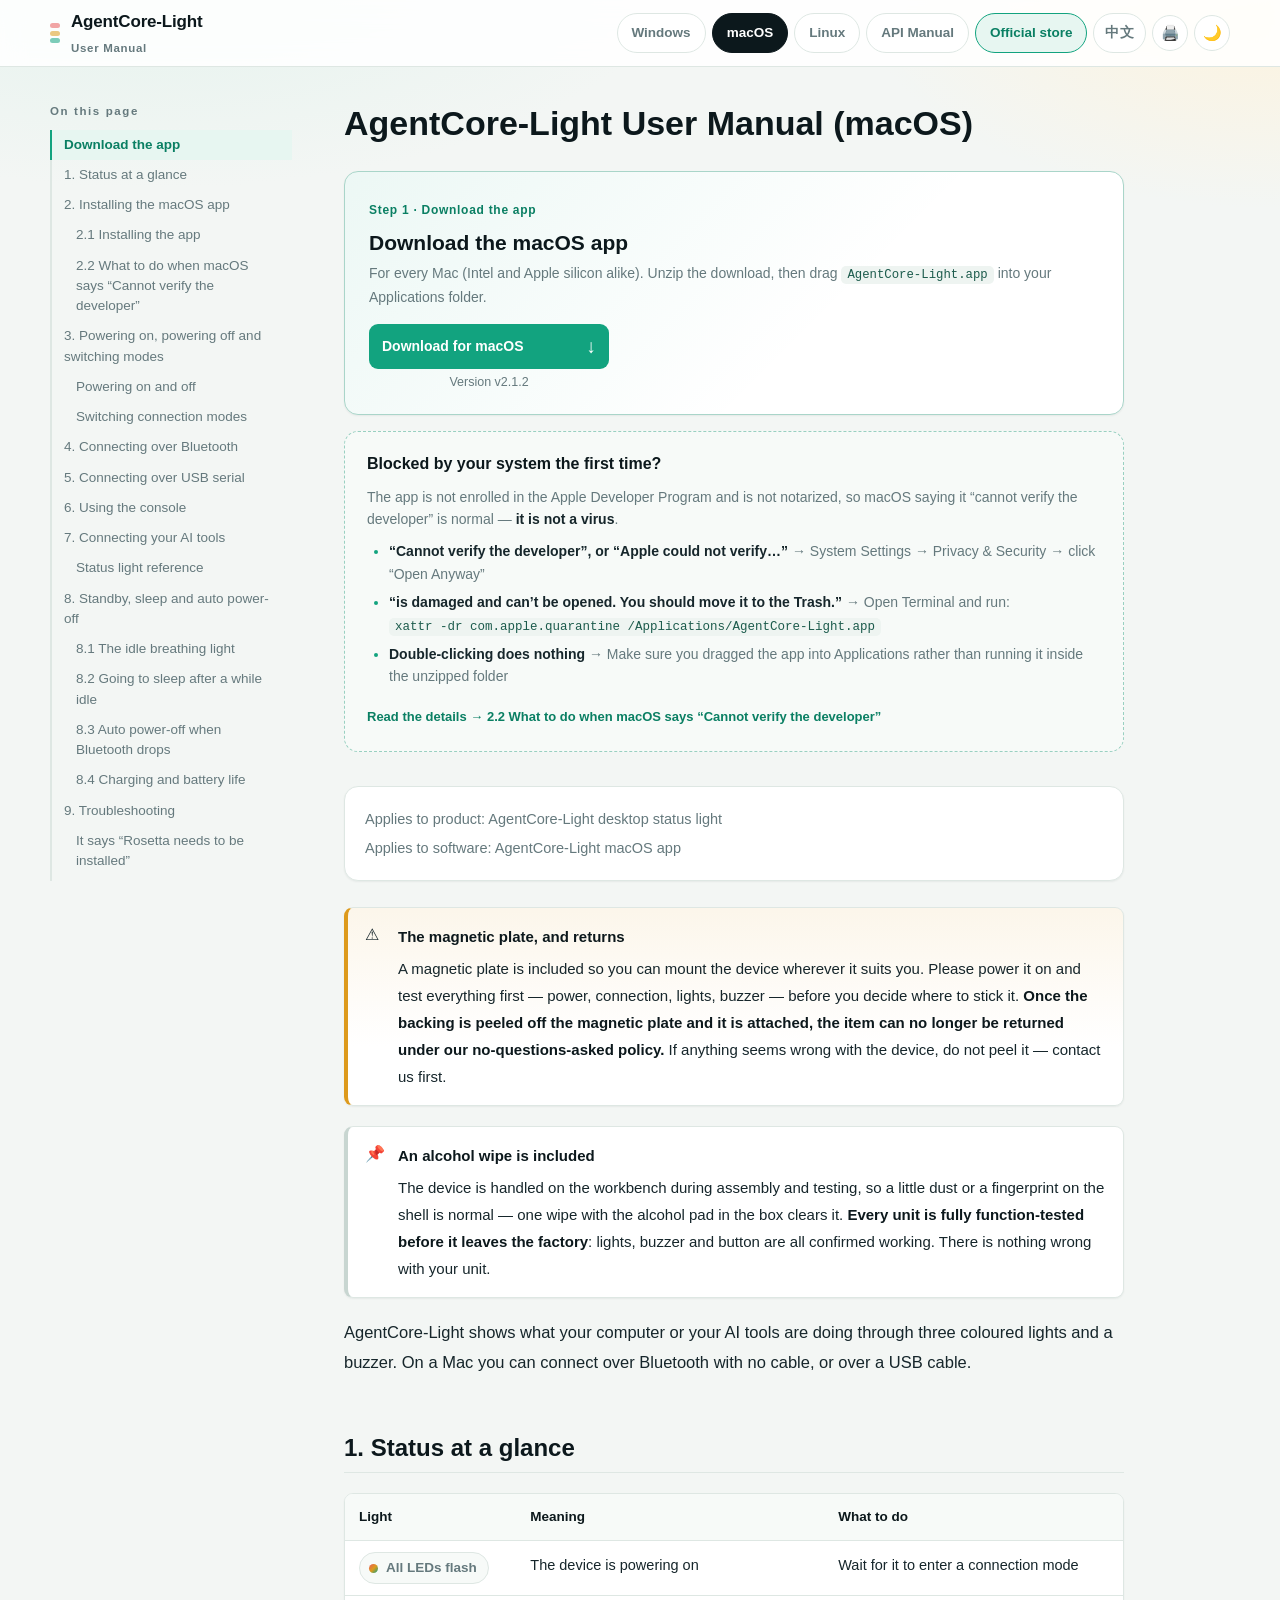
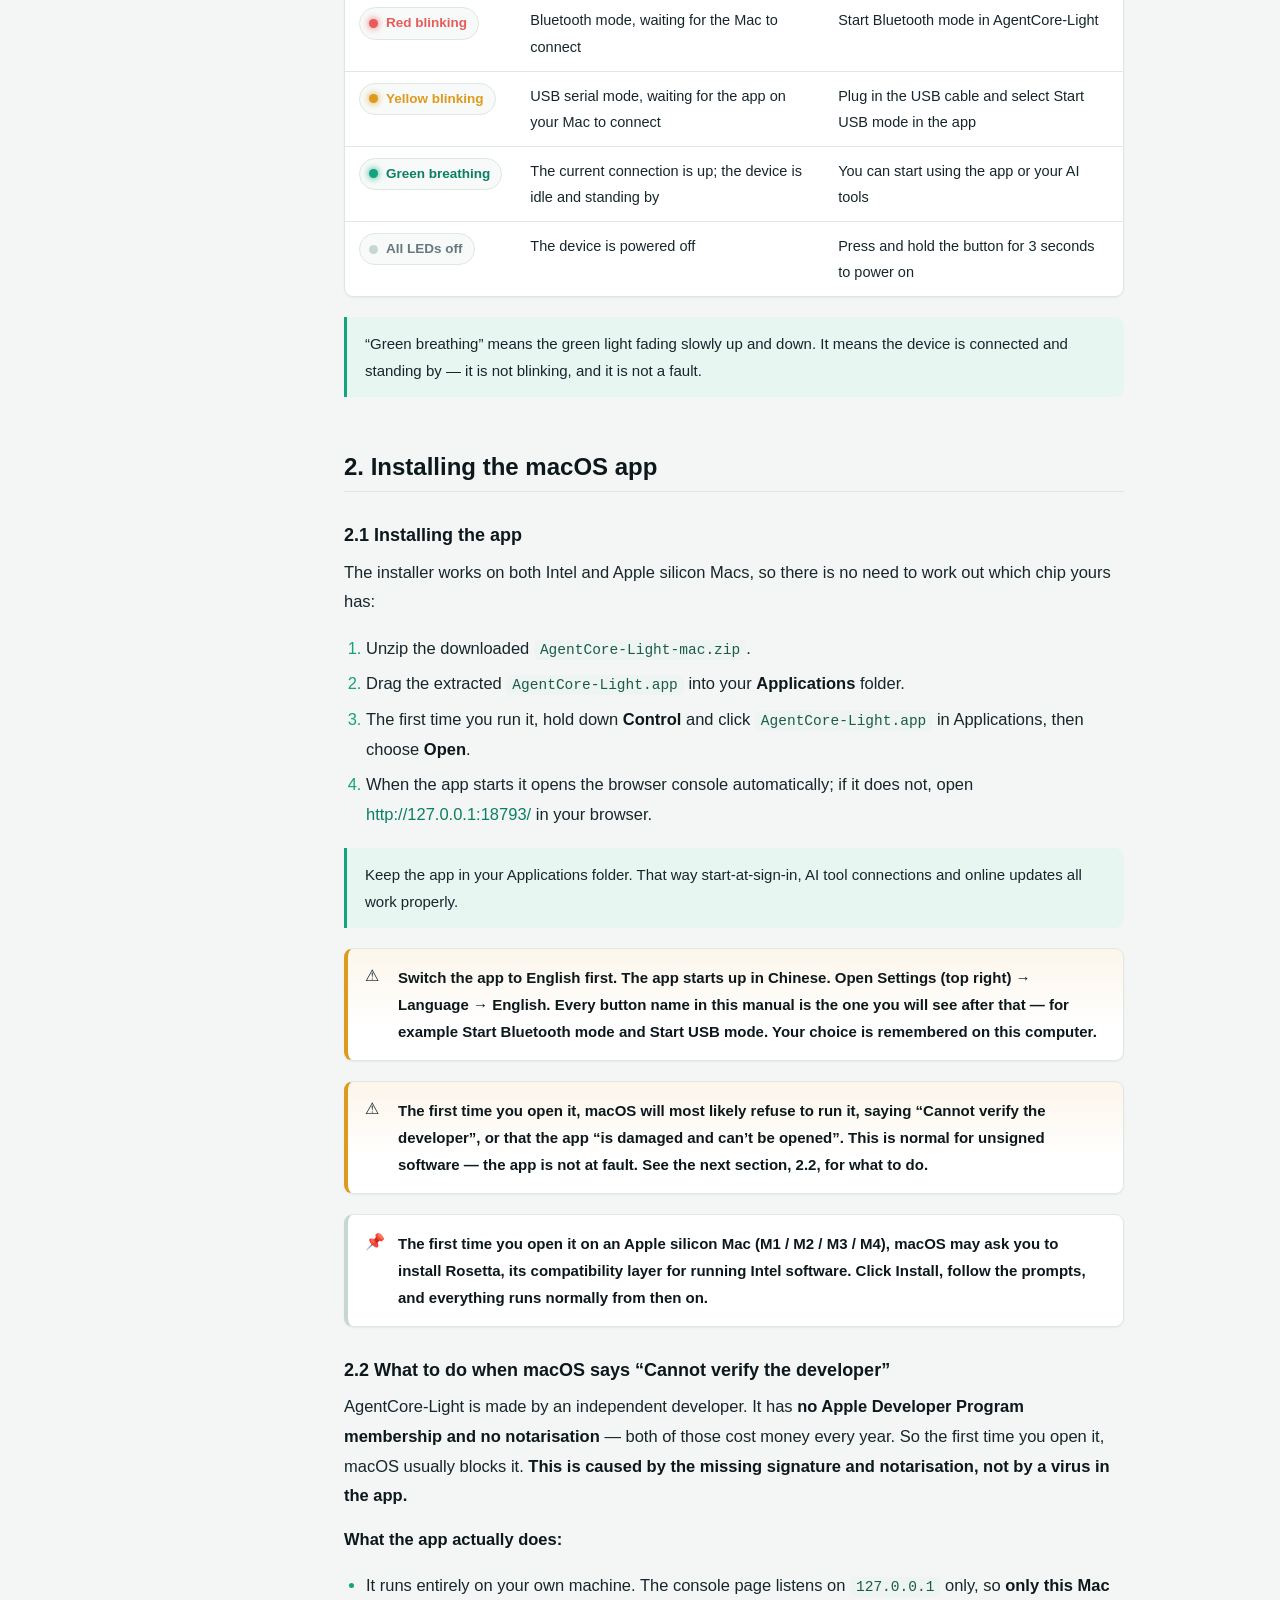
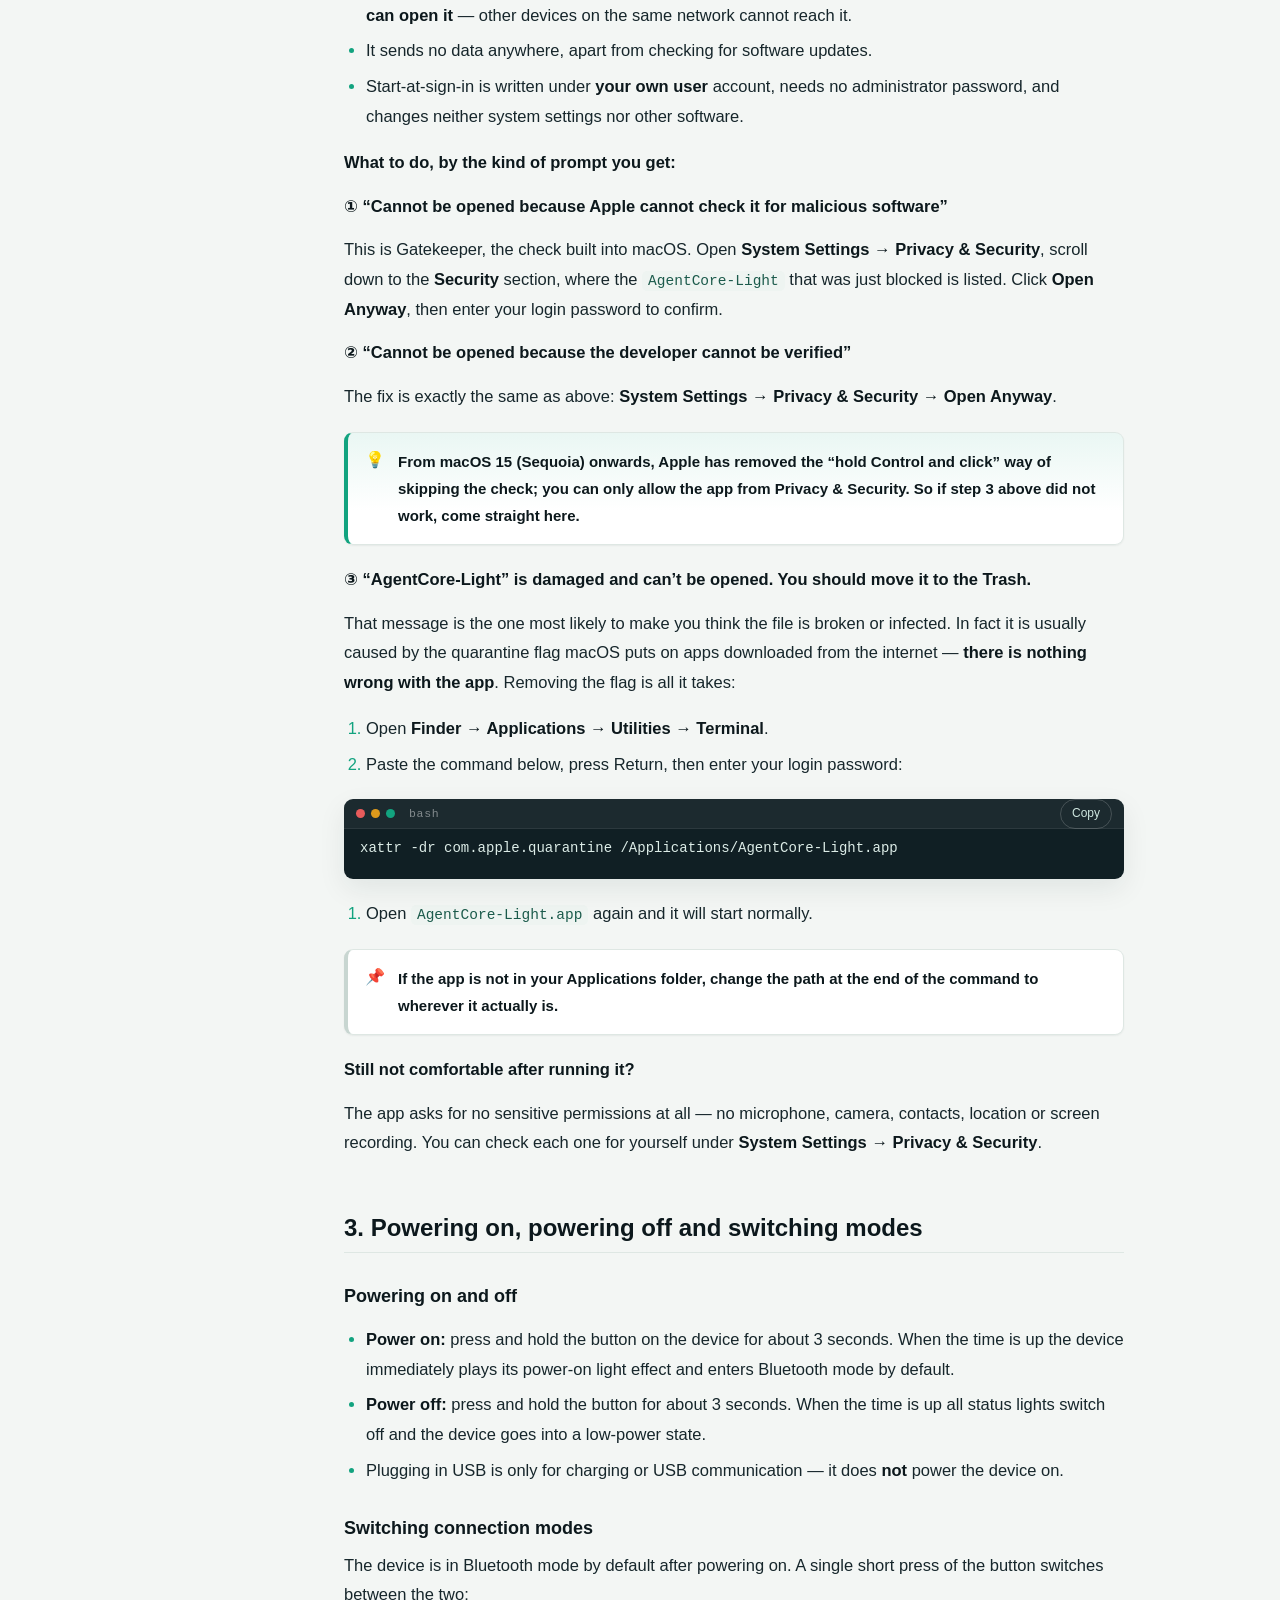
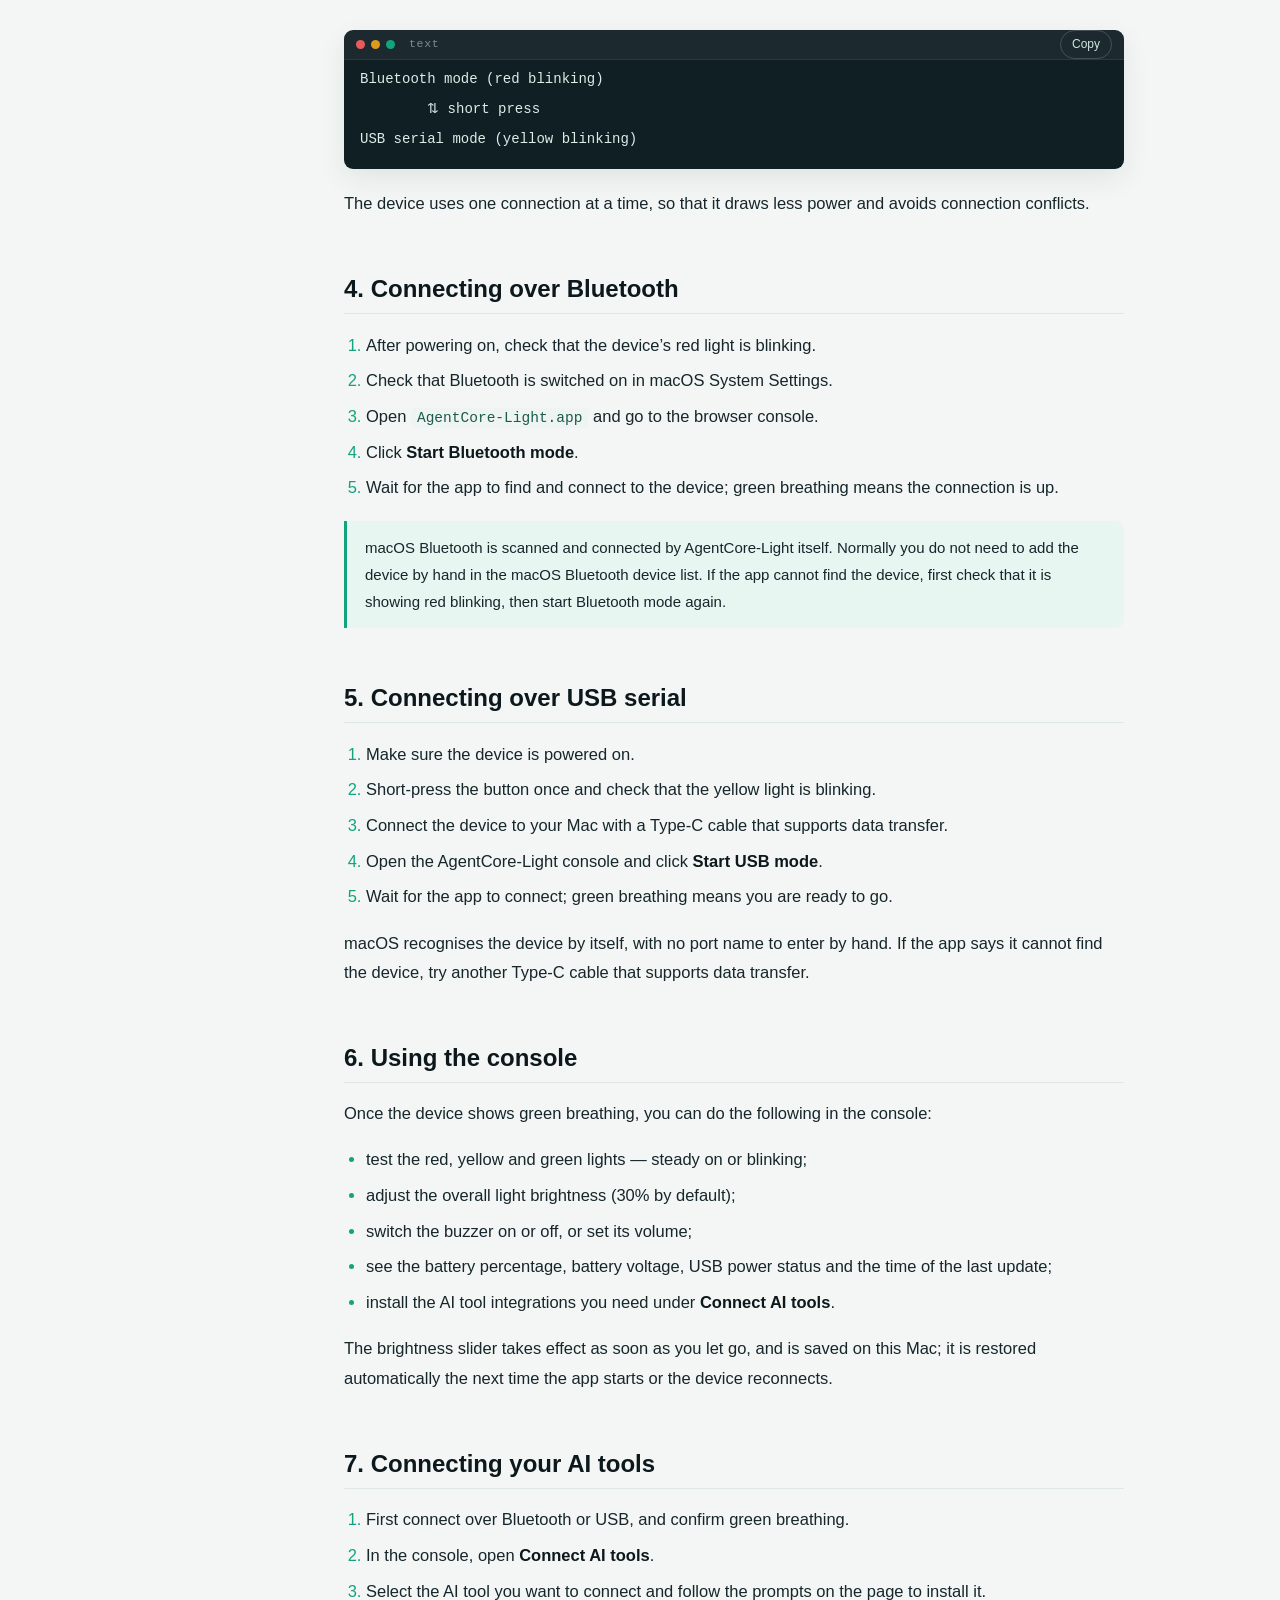
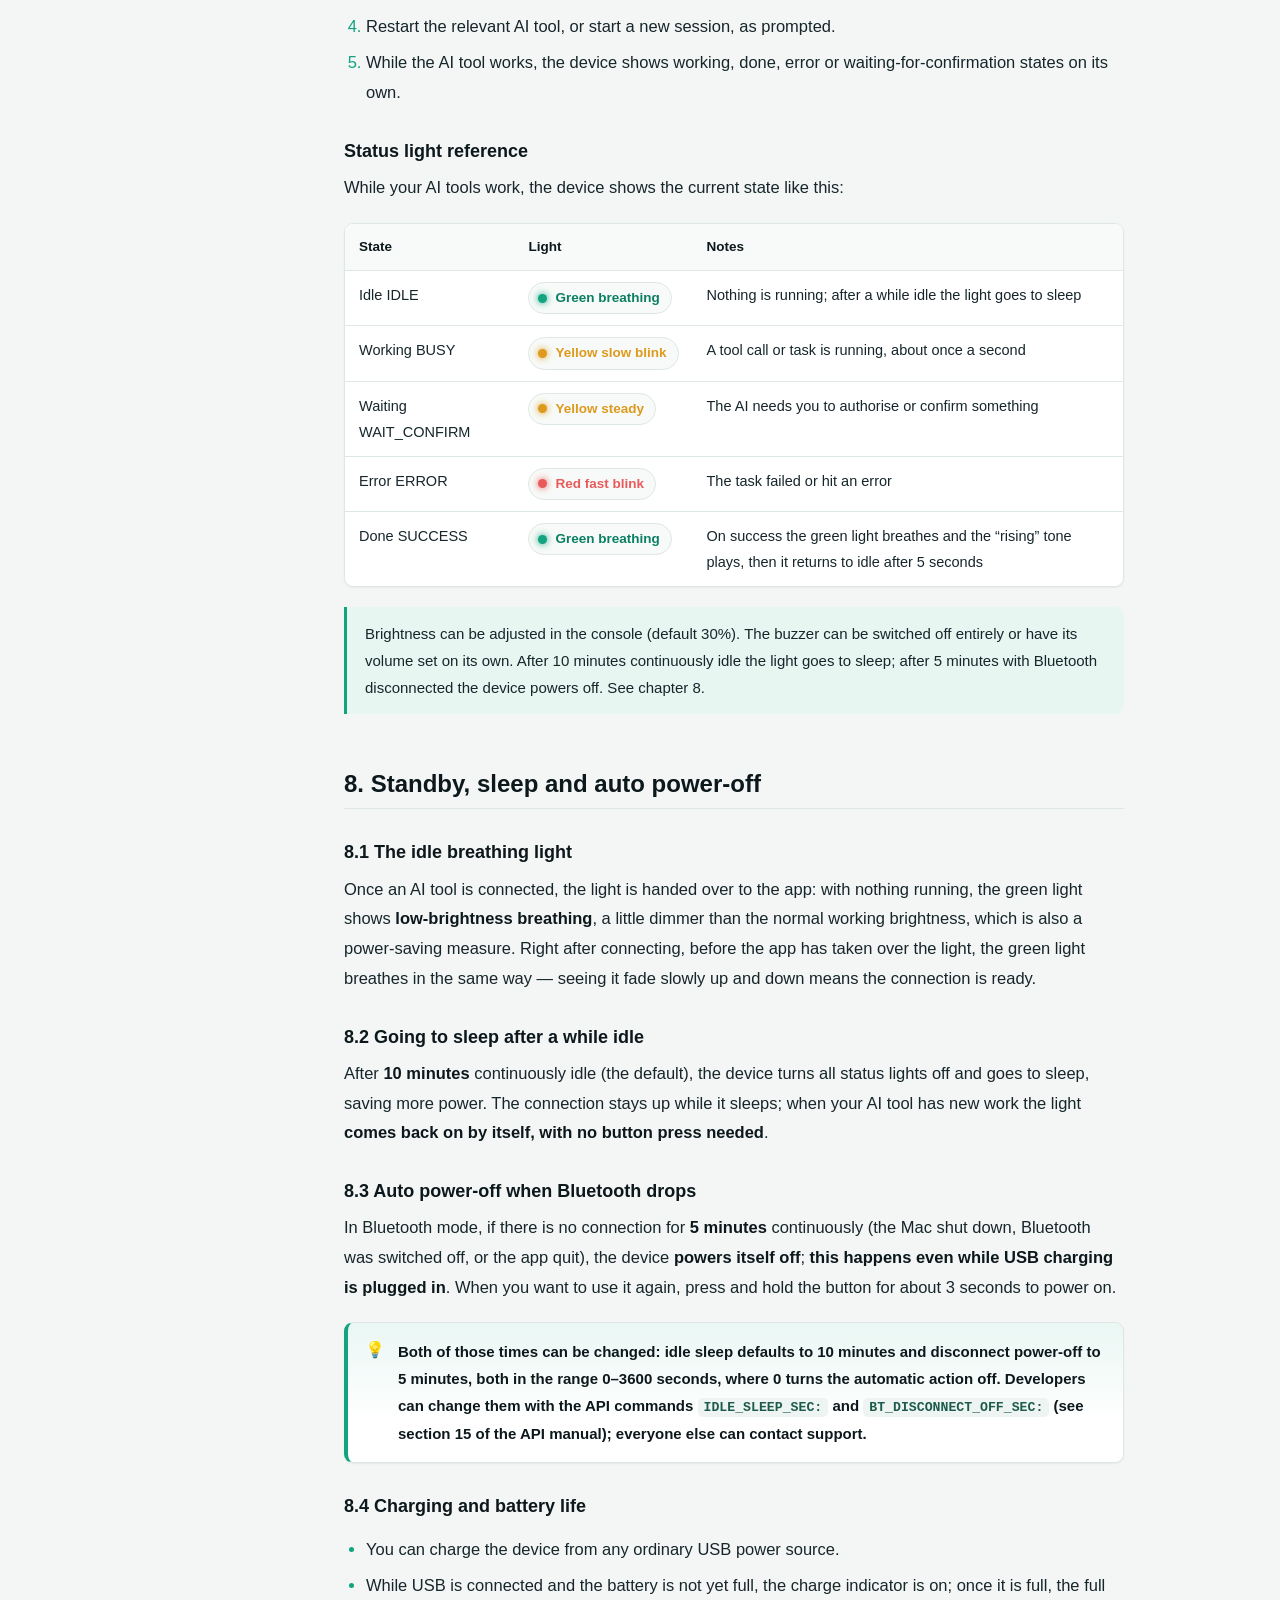
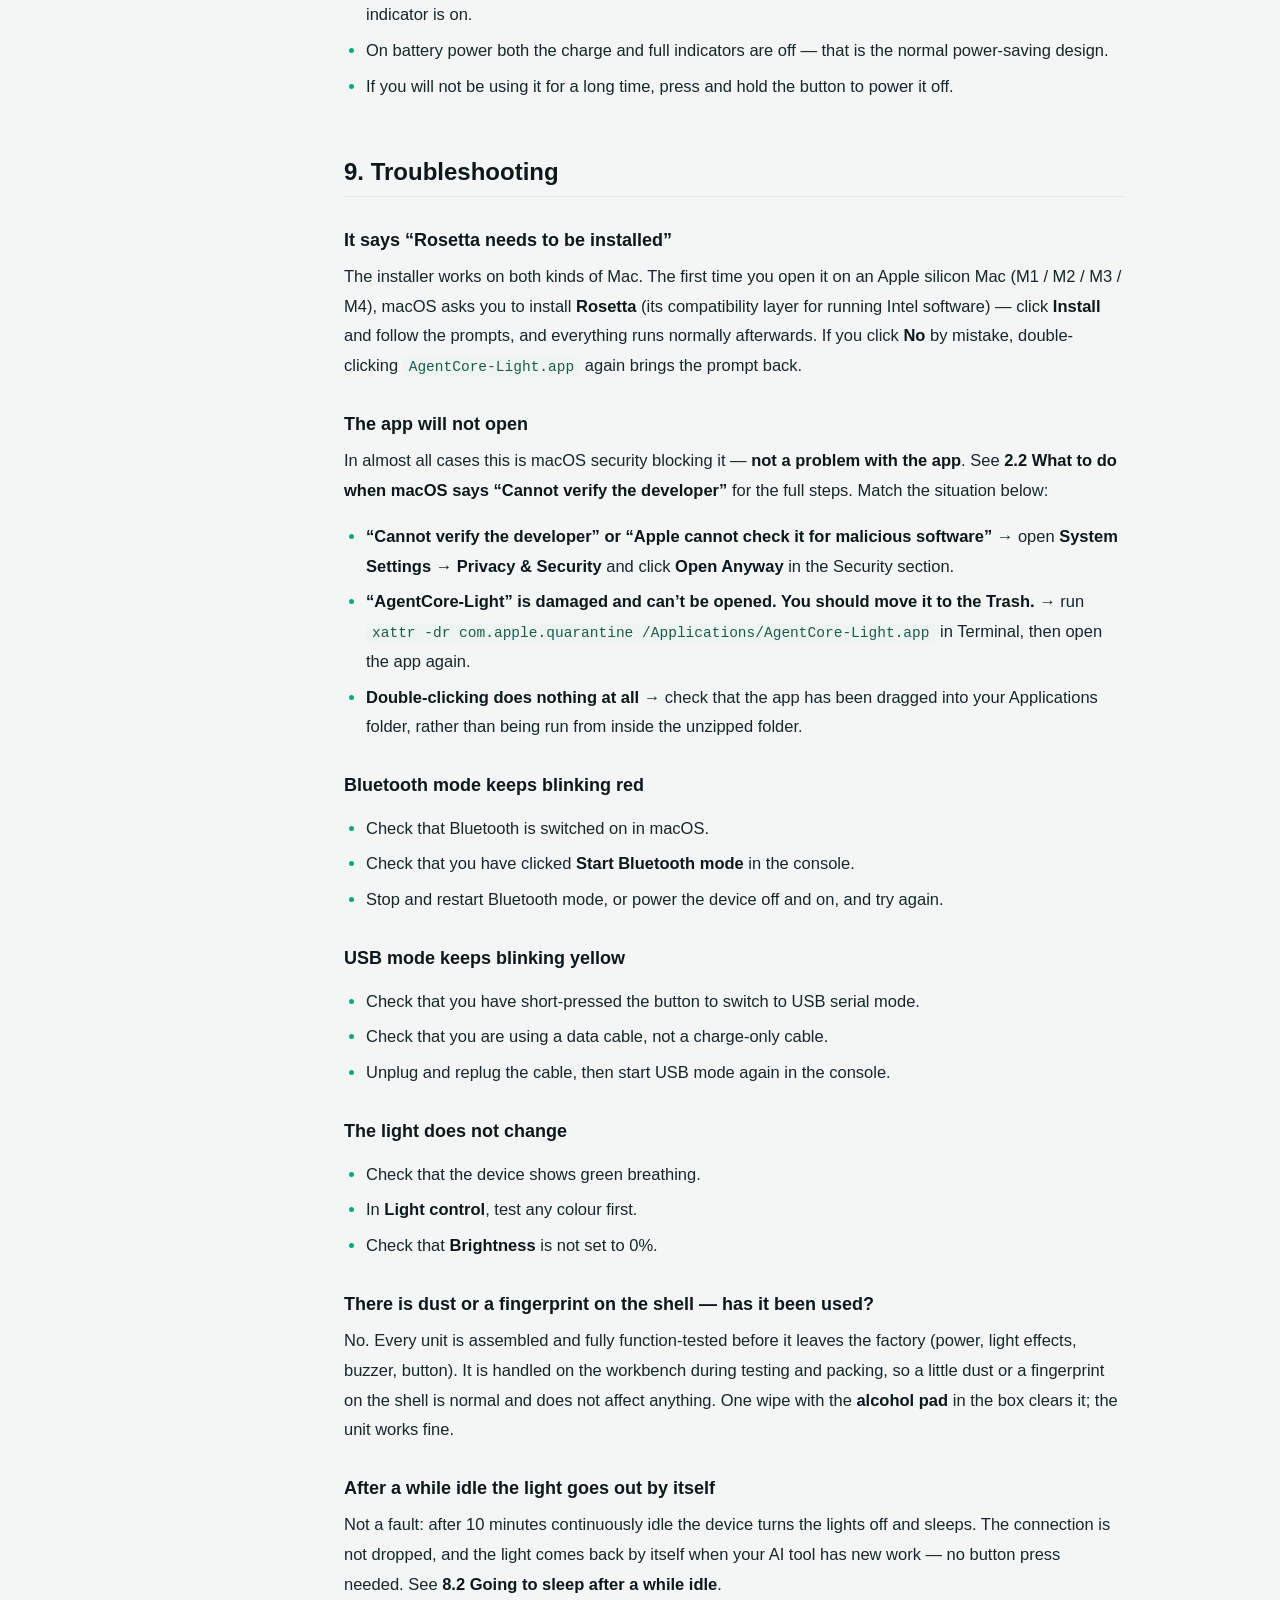
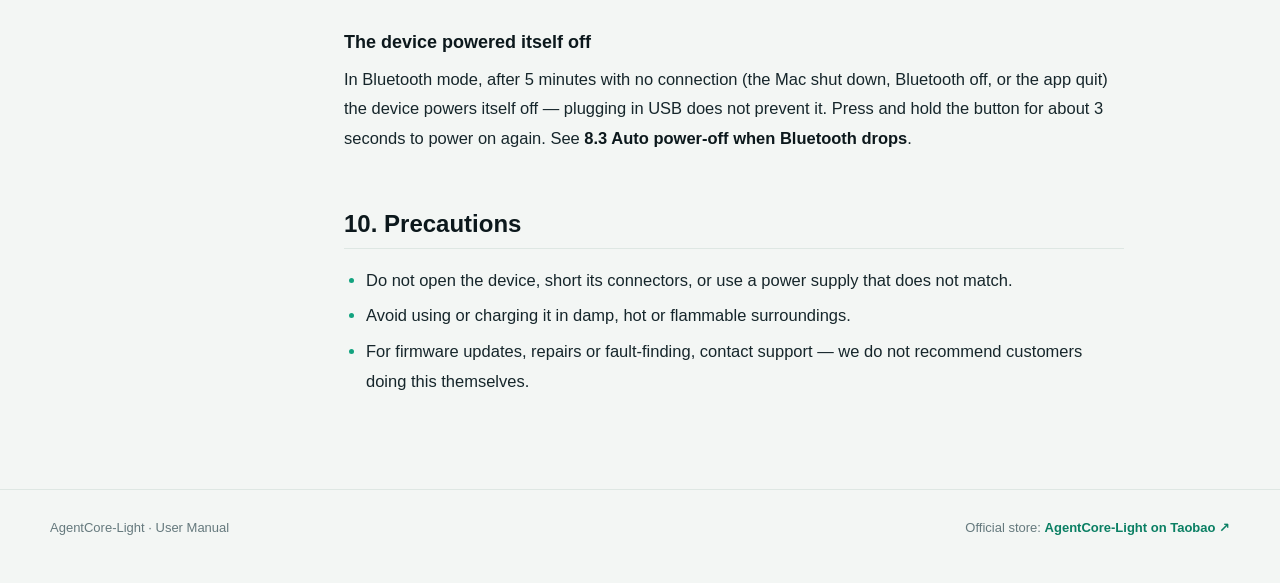
<file: en/macos.html>
<!doctype html>
<html lang="en" data-lang="en">
<head>
  <meta charset="utf-8">
  <meta name="viewport" content="width=device-width, initial-scale=1">
  <title>AgentCore-Light macOS User Manual</title>
  <meta name="description" content="Install the app, then connect over Bluetooth or USB">
  <meta name="theme-color" content="#f3f6f4" media="(prefers-color-scheme: light)">
  <meta name="theme-color" content="#0d1517" media="(prefers-color-scheme: dark)">
  <link rel="icon" type="image/svg+xml" href="../assets/favicon.svg">
  <link rel="canonical" href="https://fpgamaster-wyc.github.io/AgentCore-light-book/en/macos.html">
  <link rel="alternate" hreflang="zh-CN" href="https://fpgamaster-wyc.github.io/AgentCore-light-book/macos.html">
  <link rel="alternate" hreflang="en" href="https://fpgamaster-wyc.github.io/AgentCore-light-book/en/macos.html">
  <link rel="alternate" hreflang="x-default" href="https://fpgamaster-wyc.github.io/AgentCore-light-book/macos.html">
  <link rel="stylesheet" href="../style.css">
  <script>
    // 尽早套用上次选择的主题，避免刷新时闪白
    try {
      var savedTheme = localStorage.getItem('agentcore-manual-theme');
      if (savedTheme === 'dark' || savedTheme === 'light') {
        document.documentElement.dataset.theme = savedTheme;
      }
    } catch (error) {}
  </script>
</head>
<body>
  <a class="skip-link" href="#content">Skip to content</a>
  <div class="progress" id="progress" aria-hidden="true"></div>

  <header class="site-header site-header--dense">
    <div class="wrap header-row">
      <a class="brand" href="index.html">
        <span class="lights" aria-hidden="true"><i></i><i></i><i></i></span>
        <span>AgentCore-Light<small>User Manual</small></span>
      </a>
      <div class="header-lamps" aria-hidden="true"><i class="r"></i><i class="y"></i><i class="g"></i></div>
      <nav class="header-nav" aria-label="Manual navigation">
        <a class="tab" href="windows.html">Windows</a>
        <a class="tab active" href="macos.html" aria-current="page">macOS</a>
        <a class="tab" href="linux.html">Linux</a>
        <a class="tab" href="api.html">API Manual</a>
        <a class="tab tab-shop" href="https://shop426753734.taobao.com/?spm=a21xtw.29978516.0.0" target="_blank" rel="noopener" title="Official store · Support and accessories">Official store</a>
        <a class="tab tab-lang" href="../macos.html" hreflang="zh-CN" lang="zh" title="切换到中文" data-lang="zh">中文</a>
        <button class="icon-btn" id="printBtn" type="button" aria-label="Print or save as PDF" title="Print / Save as PDF">🖨️</button>
        <button class="icon-btn" id="themeToggle" type="button" aria-label="Switch light / dark theme">🌙</button>
      </nav>
    </div>
  </header>

  <main class="wrap layout" id="content">
    <aside class="toc-side">
      <nav class="toc" aria-label="On this page"><p class="toc-title">On this page</p><ol><li class="lvl-2"><a href="#download-panel">Download the app</a></li><li class="lvl-2"><a href="#1-status-at-a-glance">1. Status at a glance</a></li><li class="lvl-2"><a href="#2-installing-the-macos-app">2. Installing the macOS app</a><ol><li class="lvl-3"><a href="#2-1-installing-the-app">2.1 Installing the app</a></li><li class="lvl-3"><a href="#2-2-what-to-do-when-macos-says-cannot-verify-the-developer">2.2 What to do when macOS says “Cannot verify the developer”</a></li></ol></li><li class="lvl-2"><a href="#3-powering-on-powering-off-and-switching-modes">3. Powering on, powering off and switching modes</a><ol><li class="lvl-3"><a href="#powering-on-and-off">Powering on and off</a></li><li class="lvl-3"><a href="#switching-connection-modes">Switching connection modes</a></li></ol></li><li class="lvl-2"><a href="#4-connecting-over-bluetooth">4. Connecting over Bluetooth</a></li><li class="lvl-2"><a href="#5-connecting-over-usb-serial">5. Connecting over USB serial</a></li><li class="lvl-2"><a href="#6-using-the-console">6. Using the console</a></li><li class="lvl-2"><a href="#7-connecting-your-ai-tools">7. Connecting your AI tools</a><ol><li class="lvl-3"><a href="#status-light-reference">Status light reference</a></li></ol></li><li class="lvl-2"><a href="#8-standby-sleep-and-auto-power-off">8. Standby, sleep and auto power-off</a><ol><li class="lvl-3"><a href="#8-1-the-idle-breathing-light">8.1 The idle breathing light</a></li><li class="lvl-3"><a href="#8-2-going-to-sleep-after-a-while-idle">8.2 Going to sleep after a while idle</a></li><li class="lvl-3"><a href="#8-3-auto-power-off-when-bluetooth-drops">8.3 Auto power-off when Bluetooth drops</a></li><li class="lvl-3"><a href="#8-4-charging-and-battery-life">8.4 Charging and battery life</a></li></ol></li><li class="lvl-2"><a href="#9-troubleshooting">9. Troubleshooting</a><ol><li class="lvl-3"><a href="#it-says-rosetta-needs-to-be-installed">It says “Rosetta needs to be installed”</a></li><li class="lvl-3"><a href="#the-app-will-not-open">The app will not open</a></li><li class="lvl-3"><a href="#bluetooth-mode-keeps-blinking-red">Bluetooth mode keeps blinking red</a></li><li class="lvl-3"><a href="#usb-mode-keeps-blinking-yellow">USB mode keeps blinking yellow</a></li><li class="lvl-3"><a href="#the-light-does-not-change">The light does not change</a></li><li class="lvl-3"><a href="#there-is-dust-or-a-fingerprint-on-the-shell-has-it-been-used">There is dust or a fingerprint on the shell — has it been used?</a></li><li class="lvl-3"><a href="#after-a-while-idle-the-light-goes-out-by-itself">After a while idle the light goes out by itself</a></li><li class="lvl-3"><a href="#the-device-powered-itself-off">The device powered itself off</a></li></ol></li><li class="lvl-2"><a href="#10-precautions">10. Precautions</a></li></ol></nav>
    </aside>

    <div>
      <details class="toc-mobile">
        <summary>On this page</summary>
        <nav class="toc" aria-label="On this page"><p class="toc-title">On this page</p><ol><li class="lvl-2"><a href="#download-panel">Download the app</a></li><li class="lvl-2"><a href="#1-status-at-a-glance">1. Status at a glance</a></li><li class="lvl-2"><a href="#2-installing-the-macos-app">2. Installing the macOS app</a><ol><li class="lvl-3"><a href="#2-1-installing-the-app">2.1 Installing the app</a></li><li class="lvl-3"><a href="#2-2-what-to-do-when-macos-says-cannot-verify-the-developer">2.2 What to do when macOS says “Cannot verify the developer”</a></li></ol></li><li class="lvl-2"><a href="#3-powering-on-powering-off-and-switching-modes">3. Powering on, powering off and switching modes</a><ol><li class="lvl-3"><a href="#powering-on-and-off">Powering on and off</a></li><li class="lvl-3"><a href="#switching-connection-modes">Switching connection modes</a></li></ol></li><li class="lvl-2"><a href="#4-connecting-over-bluetooth">4. Connecting over Bluetooth</a></li><li class="lvl-2"><a href="#5-connecting-over-usb-serial">5. Connecting over USB serial</a></li><li class="lvl-2"><a href="#6-using-the-console">6. Using the console</a></li><li class="lvl-2"><a href="#7-connecting-your-ai-tools">7. Connecting your AI tools</a><ol><li class="lvl-3"><a href="#status-light-reference">Status light reference</a></li></ol></li><li class="lvl-2"><a href="#8-standby-sleep-and-auto-power-off">8. Standby, sleep and auto power-off</a><ol><li class="lvl-3"><a href="#8-1-the-idle-breathing-light">8.1 The idle breathing light</a></li><li class="lvl-3"><a href="#8-2-going-to-sleep-after-a-while-idle">8.2 Going to sleep after a while idle</a></li><li class="lvl-3"><a href="#8-3-auto-power-off-when-bluetooth-drops">8.3 Auto power-off when Bluetooth drops</a></li><li class="lvl-3"><a href="#8-4-charging-and-battery-life">8.4 Charging and battery life</a></li></ol></li><li class="lvl-2"><a href="#9-troubleshooting">9. Troubleshooting</a><ol><li class="lvl-3"><a href="#it-says-rosetta-needs-to-be-installed">It says “Rosetta needs to be installed”</a></li><li class="lvl-3"><a href="#the-app-will-not-open">The app will not open</a></li><li class="lvl-3"><a href="#bluetooth-mode-keeps-blinking-red">Bluetooth mode keeps blinking red</a></li><li class="lvl-3"><a href="#usb-mode-keeps-blinking-yellow">USB mode keeps blinking yellow</a></li><li class="lvl-3"><a href="#the-light-does-not-change">The light does not change</a></li><li class="lvl-3"><a href="#there-is-dust-or-a-fingerprint-on-the-shell-has-it-been-used">There is dust or a fingerprint on the shell — has it been used?</a></li><li class="lvl-3"><a href="#after-a-while-idle-the-light-goes-out-by-itself">After a while idle the light goes out by itself</a></li><li class="lvl-3"><a href="#the-device-powered-itself-off">The device powered itself off</a></li></ol></li><li class="lvl-2"><a href="#10-precautions">10. Precautions</a></li></ol></nav>
      </details>
      <article class="guide-content">
<h1 id="agentcore-light-user-manual-macos">AgentCore-Light User Manual (macOS)</h1>
<section class="download-panel" id="download-panel" data-reveal><div class="download-panel-copy"><span class="download-panel-kicker">Step 1 · Download the app</span><h2>Download the macOS app</h2><p>For every Mac (Intel and Apple silicon alike). Unzip the download, then drag <code>AgentCore-Light.app</code> into your Applications folder.</p></div><div class="download-panel-actions"><div class="download-item"><a class="download-btn" href="https://github.com/FPGAmaster-wyc/AgentCore-light-book/releases/latest/download/AgentCore-Light-mac.zip" download>Download for macOS <span>↓</span></a><p class="download-version">Version v2.1.2</p></div></div></section>
<aside class="download-note" data-reveal><p class="download-note-title">Blocked by your system the first time?</p><p class="download-note-intro">The app is not enrolled in the Apple Developer Program and is not notarized, so macOS saying it “cannot verify the developer” is normal — <strong>it is not a virus</strong>.</p><ul><li><strong>“Cannot verify the developer”, or “Apple could not verify…”</strong> → System Settings → Privacy &amp; Security → click “Open Anyway”</li><li><strong>“is damaged and can’t be opened. You should move it to the Trash.”</strong> → Open Terminal and run:<br><code>xattr -dr com.apple.quarantine /Applications/AgentCore-Light.app</code></li><li><strong>Double-clicking does nothing</strong> → Make sure you dragged the app into Applications rather than running it inside the unzipped folder</li></ul><a class="download-note-more" href="#2-2-what-to-do-when-macos-says-cannot-verify-the-developer">Read the details → 2.2 What to do when macOS says “Cannot verify the developer”</a></aside>
<div class="meta" data-reveal><p>Applies to product: AgentCore-Light desktop status light</p><p>Applies to software: AgentCore-Light macOS app</p></div>
<div class="callout callout-important" data-reveal><p><strong>The magnetic plate, and returns</strong></p><p>A magnetic plate is included so you can mount the device wherever it suits you. Please power it on and test everything first — power, connection, lights, buzzer — before you decide where to stick it. <strong>Once the backing is peeled off the magnetic plate and it is attached, the item can no longer be returned under our no-questions-asked policy.</strong> If anything seems wrong with the device, do not peel it — contact us first.</p></div>
<div class="callout callout-note" data-reveal><p><strong>An alcohol wipe is included</strong></p><p>The device is handled on the workbench during assembly and testing, so a little dust or a fingerprint on the shell is normal — one wipe with the alcohol pad in the box clears it. <strong>Every unit is fully function-tested before it leaves the factory</strong>: lights, buzzer and button are all confirmed working. There is nothing wrong with your unit.</p></div>
<p>AgentCore-Light shows what your computer or your AI tools are doing through three coloured lights and a buzzer. On a Mac you can connect over Bluetooth with no cable, or over a USB cable.</p>
<h2 id="1-status-at-a-glance"><a class="anchor" href="#1-status-at-a-glance" aria-label="Link to this section">#</a>1. Status at a glance</h2>
<div class="table-wrap" data-reveal><table class="table-wide"><tbody><tr><th>Light</th><th>Meaning</th><th>What to do</th></tr><tr><td><span class="chip chip-all">All LEDs flash</span></td><td>The device is powering on</td><td>Wait for it to enter a connection mode</td></tr><tr><td><span class="chip chip-red chip-blink">Red blinking</span></td><td>Bluetooth mode, waiting for the Mac to connect</td><td>Start Bluetooth mode in AgentCore-Light</td></tr><tr><td><span class="chip chip-yellow chip-blink">Yellow blinking</span></td><td>USB serial mode, waiting for the app on your Mac to connect</td><td>Plug in the USB cable and select Start USB mode in the app</td></tr><tr><td><span class="chip chip-green chip-breathe">Green breathing</span></td><td>The current connection is up; the device is idle and standing by</td><td>You can start using the app or your AI tools</td></tr><tr><td><span class="chip chip-off">All LEDs off</span></td><td>The device is powered off</td><td>Press and hold the button for 3 seconds to power on</td></tr></tbody></table></div>
<blockquote><p>“Green breathing” means the green light fading slowly up and down. It means the device is connected and standing by — it is not blinking, and it is not a fault.</p></blockquote>
<h2 id="2-installing-the-macos-app"><a class="anchor" href="#2-installing-the-macos-app" aria-label="Link to this section">#</a>2. Installing the macOS app</h2>
<h3 id="2-1-installing-the-app"><a class="anchor" href="#2-1-installing-the-app" aria-label="Link to this section">#</a>2.1 Installing the app</h3>
<p>The installer works on both Intel and Apple silicon Macs, so there is no need to work out which chip yours has:</p>
<ol>
<li>Unzip the downloaded <code>AgentCore-Light-mac.zip</code>.</li>
<li>Drag the extracted <code>AgentCore-Light.app</code> into your <strong>Applications</strong> folder.</li>
<li>The first time you run it, hold down <strong>Control</strong> and click <code>AgentCore-Light.app</code> in Applications, then choose <strong>Open</strong>.</li>
<li>When the app starts it opens the browser console automatically; if it does not, open <a href="http://127.0.0.1:18793/">http://127.0.0.1:18793/</a> in your browser.</li>
</ol>
<blockquote><p>Keep the app in your Applications folder. That way start-at-sign-in, AI tool connections and online updates all work properly.</p></blockquote>
<div class="callout callout-important" data-reveal><p><strong>Switch the app to English first.</strong> The app starts up in Chinese. Open <strong>Settings</strong> (top right) → <strong>Language</strong> → <strong>English</strong>. Every button name in this manual is the one you will see after that — for example <strong>Start Bluetooth mode</strong> and <strong>Start USB mode</strong>. Your choice is remembered on this computer.</p></div>
<div class="callout callout-important" data-reveal><p>The first time you open it, macOS will most likely refuse to run it, saying “Cannot verify the developer”, or that the app “is damaged and can’t be opened”. <strong>This is normal for unsigned software — the app is not at fault.</strong> See the next section, <strong>2.2</strong>, for what to do.</p></div>
<div class="callout callout-note" data-reveal><p>The first time you open it on an Apple silicon Mac (M1 / M2 / M3 / M4), macOS may ask you to install <strong>Rosetta</strong>, its compatibility layer for running Intel software. Click <strong>Install</strong>, follow the prompts, and everything runs normally from then on.</p></div>
<h3 id="2-2-what-to-do-when-macos-says-cannot-verify-the-developer"><a class="anchor" href="#2-2-what-to-do-when-macos-says-cannot-verify-the-developer" aria-label="Link to this section">#</a>2.2 What to do when macOS says “Cannot verify the developer”</h3>
<p>AgentCore-Light is made by an independent developer. It has <strong>no Apple Developer Program membership and no notarisation</strong> — both of those cost money every year. So the first time you open it, macOS usually blocks it. <strong>This is caused by the missing signature and notarisation, not by a virus in the app.</strong></p>
<p><strong>What the app actually does:</strong></p>
<ul>
<li>It runs entirely on your own machine. The console page listens on <code>127.0.0.1</code> only, so <strong>only this Mac can open it</strong> — other devices on the same network cannot reach it.</li>
<li>It sends no data anywhere, apart from checking for software updates.</li>
<li>Start-at-sign-in is written under <strong>your own user</strong> account, needs no administrator password, and changes neither system settings nor other software.</li>
</ul>
<p><strong>What to do, by the kind of prompt you get:</strong></p>
<p><strong>① “Cannot be opened because Apple cannot check it for malicious software”</strong></p>
<p>This is Gatekeeper, the check built into macOS. Open <strong>System Settings → Privacy &amp; Security</strong>, scroll down to the <strong>Security</strong> section, where the <code>AgentCore-Light</code> that was just blocked is listed. Click <strong>Open Anyway</strong>, then enter your login password to confirm.</p>
<p><strong>② “Cannot be opened because the developer cannot be verified”</strong></p>
<p>The fix is exactly the same as above: <strong>System Settings → Privacy &amp; Security → Open Anyway</strong>.</p>
<div class="callout callout-tip" data-reveal><p>From macOS 15 (Sequoia) onwards, Apple has removed the “hold Control and click” way of skipping the check; you can only allow the app from <strong>Privacy &amp; Security</strong>. So if step 3 above did not work, come straight here.</p></div>
<p><strong>③ “AgentCore-Light” is damaged and can’t be opened. You should move it to the Trash.</strong></p>
<p>That message is the one most likely to make you think the file is broken or infected. In fact it is usually caused by the quarantine flag macOS puts on apps downloaded from the internet — <strong>there is nothing wrong with the app</strong>. Removing the flag is all it takes:</p>
<ol>
<li>Open <strong>Finder → Applications → Utilities → Terminal</strong>.</li>
<li>Paste the command below, press Return, then enter your login password:</li>
</ol>
<div class="code-block" data-reveal><div class="code-bar"><i></i><i></i><i></i><span class="code-lang">bash</span><button class="copy-btn" type="button">Copy</button></div><pre><code>xattr -dr com.apple.quarantine /Applications/AgentCore-Light.app</code></pre></div>
<ol>
<li>Open <code>AgentCore-Light.app</code> again and it will start normally.</li>
</ol>
<div class="callout callout-note" data-reveal><p>If the app is not in your Applications folder, change the path at the end of the command to wherever it actually is.</p></div>
<p><strong>Still not comfortable after running it?</strong></p>
<p>The app asks for no sensitive permissions at all — no microphone, camera, contacts, location or screen recording. You can check each one for yourself under <strong>System Settings → Privacy &amp; Security</strong>.</p>
<h2 id="3-powering-on-powering-off-and-switching-modes"><a class="anchor" href="#3-powering-on-powering-off-and-switching-modes" aria-label="Link to this section">#</a>3. Powering on, powering off and switching modes</h2>
<h3 id="powering-on-and-off"><a class="anchor" href="#powering-on-and-off" aria-label="Link to this section">#</a>Powering on and off</h3>
<ul>
<li><strong>Power on:</strong> press and hold the button on the device for about 3 seconds. When the time is up the device immediately plays its power-on light effect and enters Bluetooth mode by default.</li>
<li><strong>Power off:</strong> press and hold the button for about 3 seconds. When the time is up all status lights switch off and the device goes into a low-power state.</li>
<li>Plugging in USB is only for charging or USB communication — it does <strong>not</strong> power the device on.</li>
</ul>
<h3 id="switching-connection-modes"><a class="anchor" href="#switching-connection-modes" aria-label="Link to this section">#</a>Switching connection modes</h3>
<p>The device is in Bluetooth mode by default after powering on. A single short press of the button switches between the two:</p>
<div class="code-block" data-reveal><div class="code-bar"><i></i><i></i><i></i><span class="code-lang">text</span><button class="copy-btn" type="button">Copy</button></div><pre><code>Bluetooth mode (red blinking)
        ⇅ short press
USB serial mode (yellow blinking)</code></pre></div>
<p>The device uses one connection at a time, so that it draws less power and avoids connection conflicts.</p>
<h2 id="4-connecting-over-bluetooth"><a class="anchor" href="#4-connecting-over-bluetooth" aria-label="Link to this section">#</a>4. Connecting over Bluetooth</h2>
<ol>
<li>After powering on, check that the device’s red light is blinking.</li>
<li>Check that Bluetooth is switched on in macOS System Settings.</li>
<li>Open <code>AgentCore-Light.app</code> and go to the browser console.</li>
<li>Click <strong>Start Bluetooth mode</strong>.</li>
<li>Wait for the app to find and connect to the device; green breathing means the connection is up.</li>
</ol>
<blockquote><p>macOS Bluetooth is scanned and connected by AgentCore-Light itself. Normally you do not need to add the device by hand in the macOS Bluetooth device list. If the app cannot find the device, first check that it is showing red blinking, then start Bluetooth mode again.</p></blockquote>
<h2 id="5-connecting-over-usb-serial"><a class="anchor" href="#5-connecting-over-usb-serial" aria-label="Link to this section">#</a>5. Connecting over USB serial</h2>
<ol>
<li>Make sure the device is powered on.</li>
<li>Short-press the button once and check that the yellow light is blinking.</li>
<li>Connect the device to your Mac with a Type-C cable that supports data transfer.</li>
<li>Open the AgentCore-Light console and click <strong>Start USB mode</strong>.</li>
<li>Wait for the app to connect; green breathing means you are ready to go.</li>
</ol>
<p>macOS recognises the device by itself, with no port name to enter by hand. If the app says it cannot find the device, try another Type-C cable that supports data transfer.</p>
<h2 id="6-using-the-console"><a class="anchor" href="#6-using-the-console" aria-label="Link to this section">#</a>6. Using the console</h2>
<p>Once the device shows green breathing, you can do the following in the console:</p>
<ul>
<li>test the red, yellow and green lights — steady on or blinking;</li>
<li>adjust the overall light brightness (30% by default);</li>
<li>switch the buzzer on or off, or set its volume;</li>
<li>see the battery percentage, battery voltage, USB power status and the time of the last update;</li>
<li>install the AI tool integrations you need under <strong>Connect AI tools</strong>.</li>
</ul>
<p>The brightness slider takes effect as soon as you let go, and is saved on this Mac; it is restored automatically the next time the app starts or the device reconnects.</p>
<h2 id="7-connecting-your-ai-tools"><a class="anchor" href="#7-connecting-your-ai-tools" aria-label="Link to this section">#</a>7. Connecting your AI tools</h2>
<ol>
<li>First connect over Bluetooth or USB, and confirm green breathing.</li>
<li>In the console, open <strong>Connect AI tools</strong>.</li>
<li>Select the AI tool you want to connect and follow the prompts on the page to install it.</li>
<li>Restart the relevant AI tool, or start a new session, as prompted.</li>
<li>While the AI tool works, the device shows working, done, error or waiting-for-confirmation states on its own.</li>
</ol>
<h3 id="status-light-reference"><a class="anchor" href="#status-light-reference" aria-label="Link to this section">#</a>Status light reference</h3>
<p>While your AI tools work, the device shows the current state like this:</p>
<div class="table-wrap" data-reveal><table class="table-wide"><tbody><tr><th>State</th><th>Light</th><th>Notes</th></tr><tr><td>Idle IDLE</td><td><span class="chip chip-green chip-breathe">Green breathing</span></td><td>Nothing is running; after a while idle the light goes to sleep</td></tr><tr><td>Working BUSY</td><td><span class="chip chip-yellow chip-blink">Yellow slow blink</span></td><td>A tool call or task is running, about once a second</td></tr><tr><td>Waiting WAIT_CONFIRM</td><td><span class="chip chip-yellow">Yellow steady</span></td><td>The AI needs you to authorise or confirm something</td></tr><tr><td>Error ERROR</td><td><span class="chip chip-red chip-blink chip-blink-fast">Red fast blink</span></td><td>The task failed or hit an error</td></tr><tr><td>Done SUCCESS</td><td><span class="chip chip-green chip-breathe">Green breathing</span></td><td>On success the green light breathes and the “rising” tone plays, then it returns to idle after 5 seconds</td></tr></tbody></table></div>
<blockquote><p>Brightness can be adjusted in the console (default 30%). The buzzer can be switched off entirely or have its volume set on its own. After 10 minutes continuously idle the light goes to sleep; after 5 minutes with Bluetooth disconnected the device powers off. See chapter 8.</p></blockquote>
<h2 id="8-standby-sleep-and-auto-power-off"><a class="anchor" href="#8-standby-sleep-and-auto-power-off" aria-label="Link to this section">#</a>8. Standby, sleep and auto power-off</h2>
<h3 id="8-1-the-idle-breathing-light"><a class="anchor" href="#8-1-the-idle-breathing-light" aria-label="Link to this section">#</a>8.1 The idle breathing light</h3>
<p>Once an AI tool is connected, the light is handed over to the app: with nothing running, the green light shows <strong>low-brightness breathing</strong>, a little dimmer than the normal working brightness, which is also a power-saving measure. Right after connecting, before the app has taken over the light, the green light breathes in the same way — seeing it fade slowly up and down means the connection is ready.</p>
<h3 id="8-2-going-to-sleep-after-a-while-idle"><a class="anchor" href="#8-2-going-to-sleep-after-a-while-idle" aria-label="Link to this section">#</a>8.2 Going to sleep after a while idle</h3>
<p>After <strong>10 minutes</strong> continuously idle (the default), the device turns all status lights off and goes to sleep, saving more power. The connection stays up while it sleeps; when your AI tool has new work the light <strong>comes back on by itself, with no button press needed</strong>.</p>
<h3 id="8-3-auto-power-off-when-bluetooth-drops"><a class="anchor" href="#8-3-auto-power-off-when-bluetooth-drops" aria-label="Link to this section">#</a>8.3 Auto power-off when Bluetooth drops</h3>
<p>In Bluetooth mode, if there is no connection for <strong>5 minutes</strong> continuously (the Mac shut down, Bluetooth was switched off, or the app quit), the device <strong>powers itself off</strong>; <strong>this happens even while USB charging is plugged in</strong>. When you want to use it again, press and hold the button for about 3 seconds to power on.</p>
<div class="callout callout-tip" data-reveal><p>Both of those times can be changed: idle sleep defaults to 10 minutes and disconnect power-off to 5 minutes, both in the range 0–3600 seconds, where 0 turns the automatic action off. Developers can change them with the API commands <code>IDLE_SLEEP_SEC:</code> and <code>BT_DISCONNECT_OFF_SEC:</code> (see section 15 of the API manual); everyone else can contact support.</p></div>
<h3 id="8-4-charging-and-battery-life"><a class="anchor" href="#8-4-charging-and-battery-life" aria-label="Link to this section">#</a>8.4 Charging and battery life</h3>
<ul>
<li>You can charge the device from any ordinary USB power source.</li>
<li>While USB is connected and the battery is not yet full, the charge indicator is on; once it is full, the full indicator is on.</li>
<li>On battery power both the charge and full indicators are off — that is the normal power-saving design.</li>
<li>If you will not be using it for a long time, press and hold the button to power it off.</li>
</ul>
<h2 id="9-troubleshooting"><a class="anchor" href="#9-troubleshooting" aria-label="Link to this section">#</a>9. Troubleshooting</h2>
<h3 id="it-says-rosetta-needs-to-be-installed"><a class="anchor" href="#it-says-rosetta-needs-to-be-installed" aria-label="Link to this section">#</a>It says “Rosetta needs to be installed”</h3>
<p>The installer works on both kinds of Mac. The first time you open it on an Apple silicon Mac (M1 / M2 / M3 / M4), macOS asks you to install <strong>Rosetta</strong> (its compatibility layer for running Intel software) — click <strong>Install</strong> and follow the prompts, and everything runs normally afterwards. If you click <strong>No</strong> by mistake, double-clicking <code>AgentCore-Light.app</code> again brings the prompt back.</p>
<h3 id="the-app-will-not-open"><a class="anchor" href="#the-app-will-not-open" aria-label="Link to this section">#</a>The app will not open</h3>
<p>In almost all cases this is macOS security blocking it — <strong>not a problem with the app</strong>. See <strong>2.2 What to do when macOS says “Cannot verify the developer”</strong> for the full steps. Match the situation below:</p>
<ul>
<li><strong>“Cannot verify the developer” or “Apple cannot check it for malicious software”</strong> → open <strong>System Settings → Privacy &amp; Security</strong> and click <strong>Open Anyway</strong> in the Security section.</li>
<li><strong>“AgentCore-Light” is damaged and can’t be opened. You should move it to the Trash.</strong> → run <code>xattr -dr com.apple.quarantine /Applications/AgentCore-Light.app</code> in Terminal, then open the app again.</li>
<li><strong>Double-clicking does nothing at all</strong> → check that the app has been dragged into your Applications folder, rather than being run from inside the unzipped folder.</li>
</ul>
<h3 id="bluetooth-mode-keeps-blinking-red"><a class="anchor" href="#bluetooth-mode-keeps-blinking-red" aria-label="Link to this section">#</a>Bluetooth mode keeps blinking red</h3>
<ul>
<li>Check that Bluetooth is switched on in macOS.</li>
<li>Check that you have clicked <strong>Start Bluetooth mode</strong> in the console.</li>
<li>Stop and restart Bluetooth mode, or power the device off and on, and try again.</li>
</ul>
<h3 id="usb-mode-keeps-blinking-yellow"><a class="anchor" href="#usb-mode-keeps-blinking-yellow" aria-label="Link to this section">#</a>USB mode keeps blinking yellow</h3>
<ul>
<li>Check that you have short-pressed the button to switch to USB serial mode.</li>
<li>Check that you are using a data cable, not a charge-only cable.</li>
<li>Unplug and replug the cable, then start USB mode again in the console.</li>
</ul>
<h3 id="the-light-does-not-change"><a class="anchor" href="#the-light-does-not-change" aria-label="Link to this section">#</a>The light does not change</h3>
<ul>
<li>Check that the device shows green breathing.</li>
<li>In <strong>Light control</strong>, test any colour first.</li>
<li>Check that <strong>Brightness</strong> is not set to 0%.</li>
</ul>
<h3 id="there-is-dust-or-a-fingerprint-on-the-shell-has-it-been-used"><a class="anchor" href="#there-is-dust-or-a-fingerprint-on-the-shell-has-it-been-used" aria-label="Link to this section">#</a>There is dust or a fingerprint on the shell — has it been used?</h3>
<p>No. Every unit is assembled and fully function-tested before it leaves the factory (power, light effects, buzzer, button). It is handled on the workbench during testing and packing, so a little dust or a fingerprint on the shell is normal and does not affect anything. One wipe with the <strong>alcohol pad</strong> in the box clears it; the unit works fine.</p>
<h3 id="after-a-while-idle-the-light-goes-out-by-itself"><a class="anchor" href="#after-a-while-idle-the-light-goes-out-by-itself" aria-label="Link to this section">#</a>After a while idle the light goes out by itself</h3>
<p>Not a fault: after 10 minutes continuously idle the device turns the lights off and sleeps. The connection is not dropped, and the light comes back by itself when your AI tool has new work — no button press needed. See <strong>8.2 Going to sleep after a while idle</strong>.</p>
<h3 id="the-device-powered-itself-off"><a class="anchor" href="#the-device-powered-itself-off" aria-label="Link to this section">#</a>The device powered itself off</h3>
<p>In Bluetooth mode, after 5 minutes with no connection (the Mac shut down, Bluetooth off, or the app quit) the device powers itself off — plugging in USB does not prevent it. Press and hold the button for about 3 seconds to power on again. See <strong>8.3 Auto power-off when Bluetooth drops</strong>.</p>
<h2 id="10-precautions"><a class="anchor" href="#10-precautions" aria-label="Link to this section">#</a>10. Precautions</h2>
<ul>
<li>Do not open the device, short its connectors, or use a power supply that does not match.</li>
<li>Avoid using or charging it in damp, hot or flammable surroundings.</li>
<li>For firmware updates, repairs or fault-finding, contact support — we do not recommend customers doing this themselves.</li>
</ul>
      </article>
    </div>
  </main>

  <button class="to-top" id="toTop" type="button" aria-label="Back to top">↑</button>

  <footer class="site-footer">
    <div class="wrap footer-row">
      <span>AgentCore-Light · User Manual</span>
      <span class="footer-shop">Official store: <a href="https://shop426753734.taobao.com/?spm=a21xtw.29978516.0.0" target="_blank" rel="noopener">AgentCore-Light on Taobao ↗</a></span>
    </div>
  </footer>

  <script>
    document.getElementById('printBtn').addEventListener('click', function () { window.print(); });
  </script>
  <script src="../site.js" defer></script>
</body>
</html>
</file>
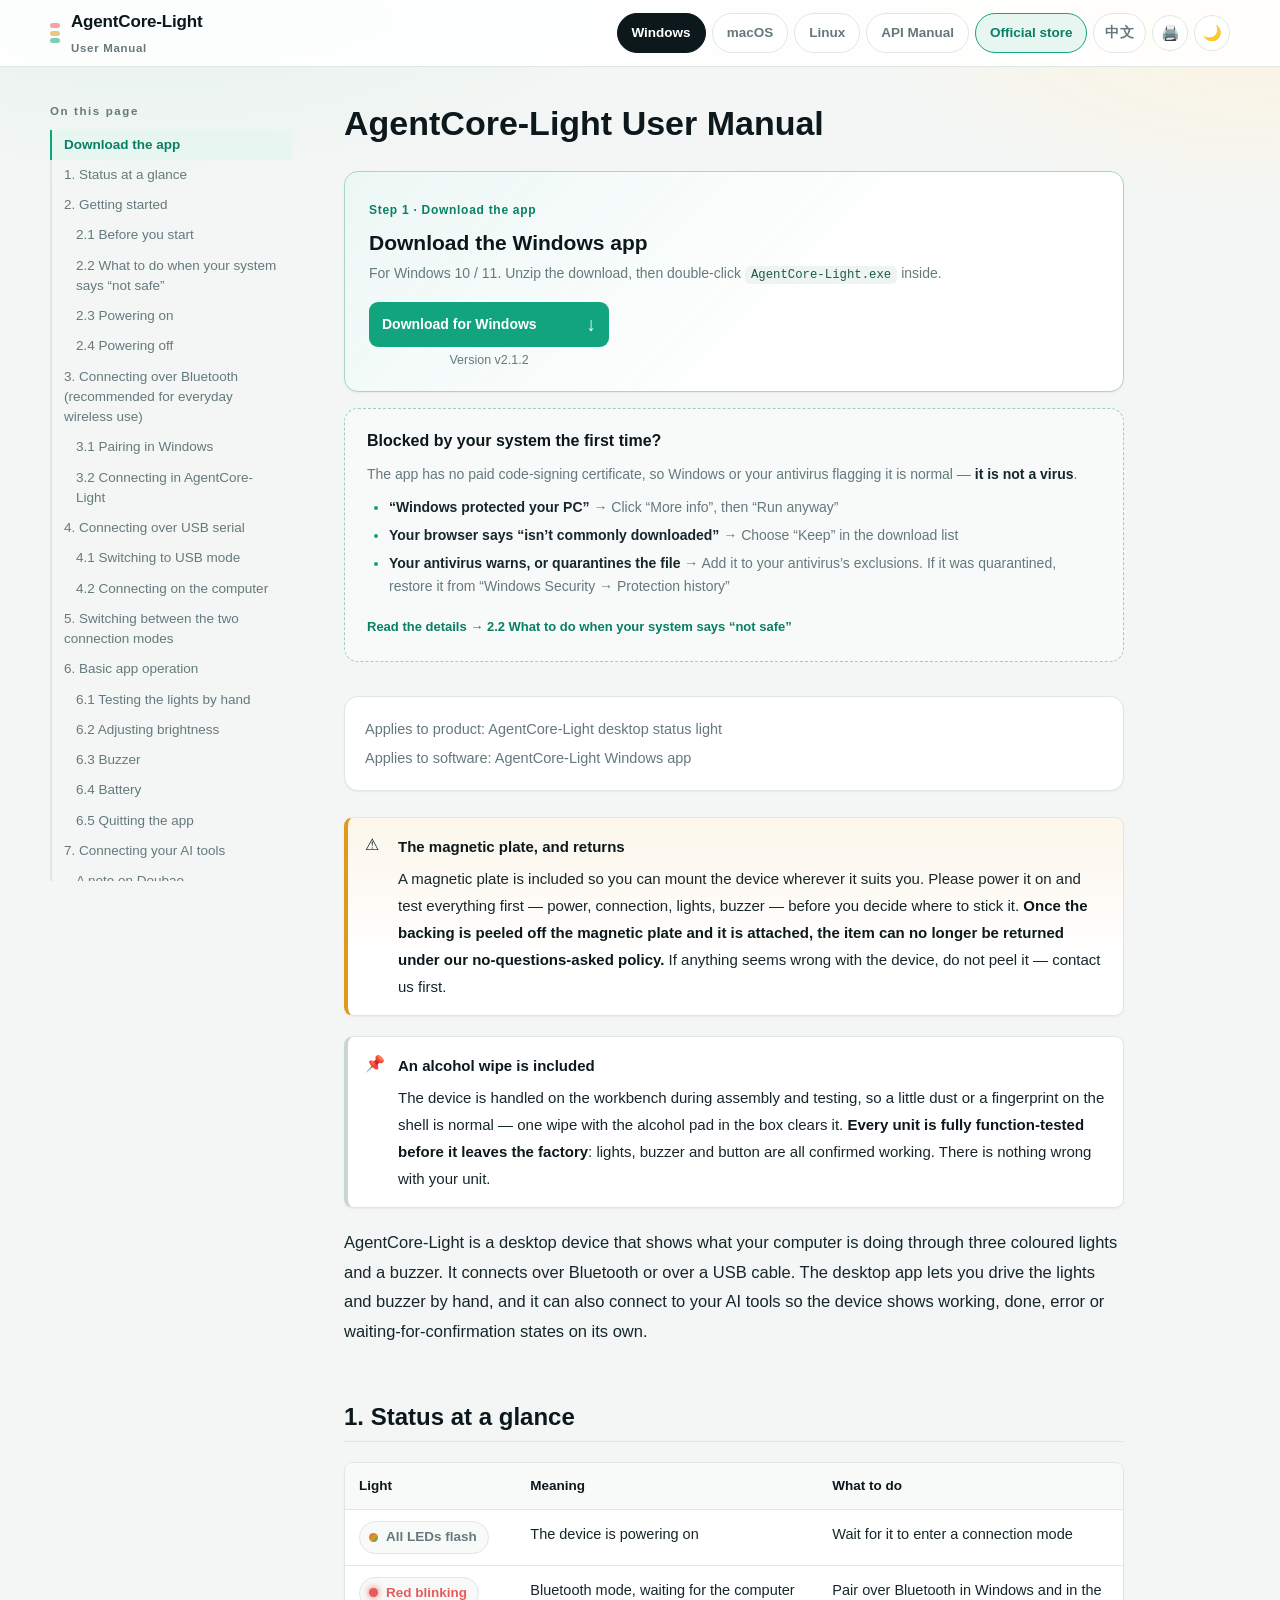
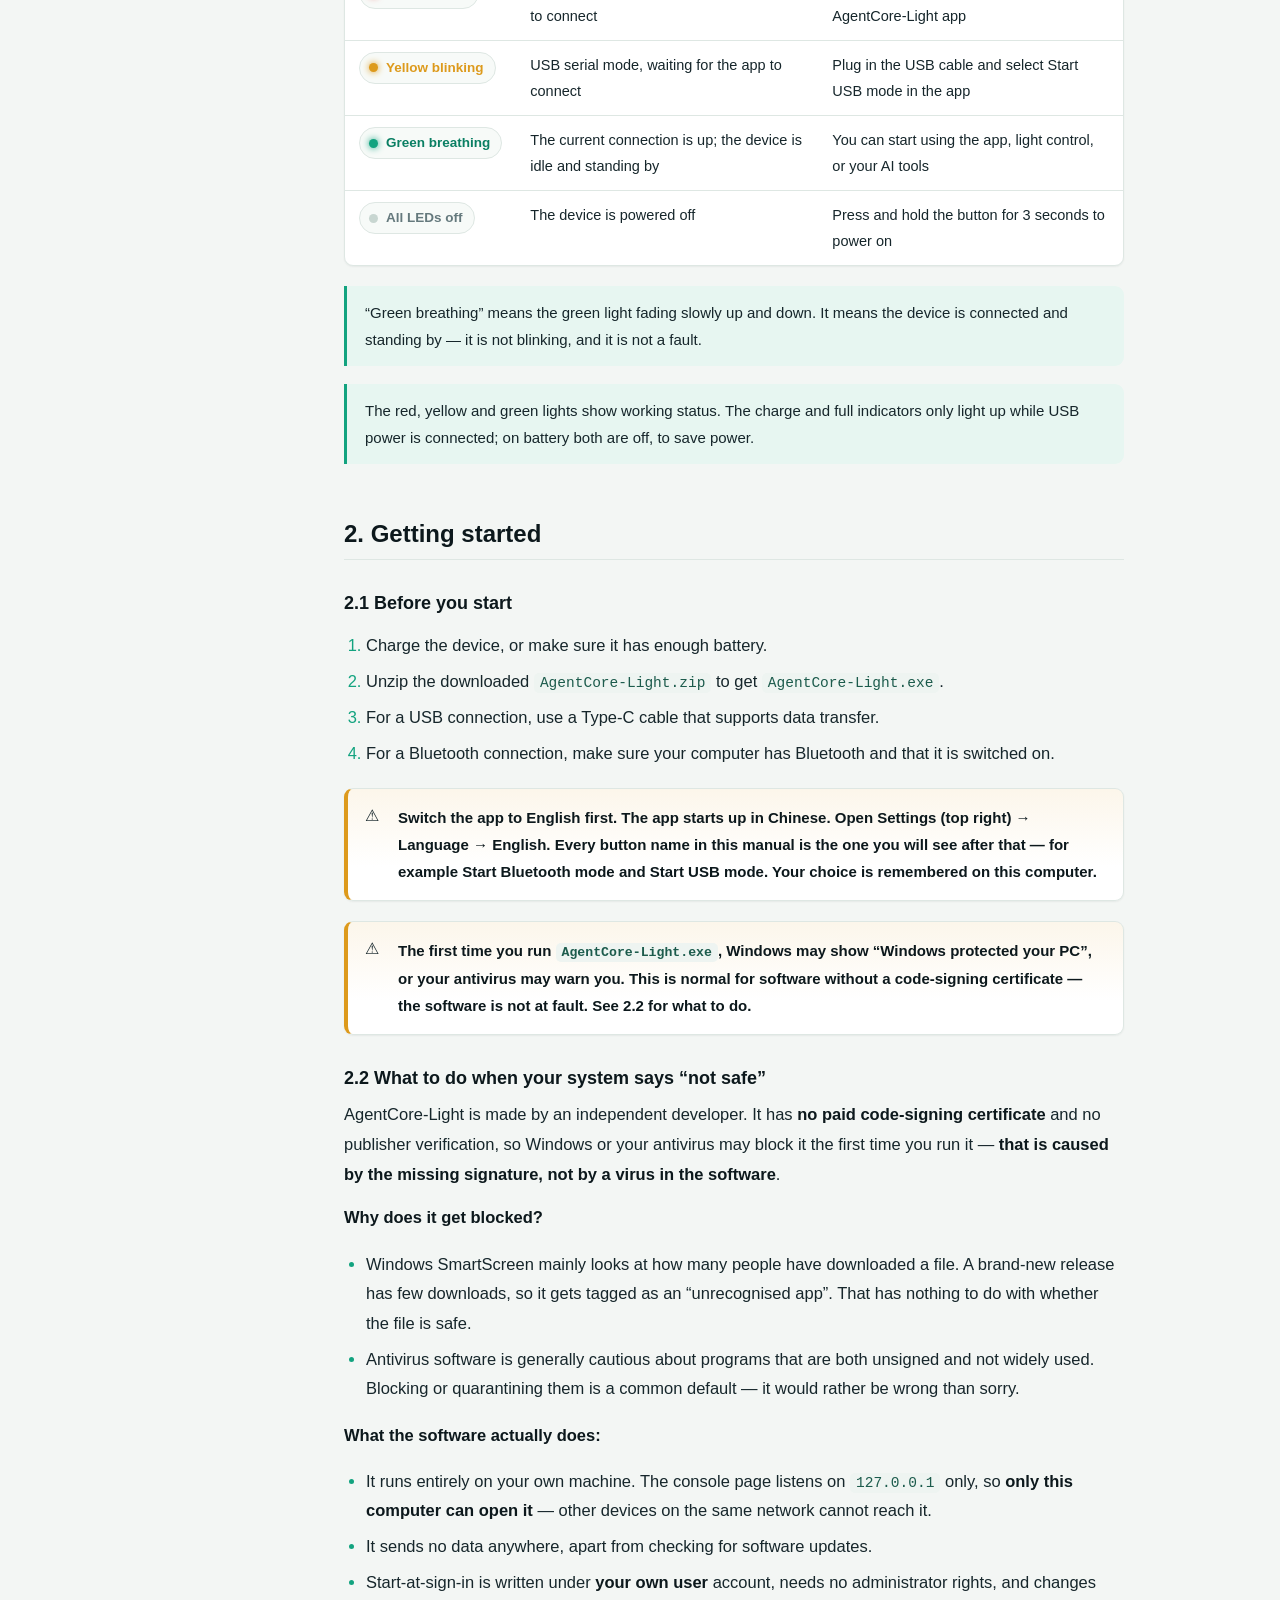
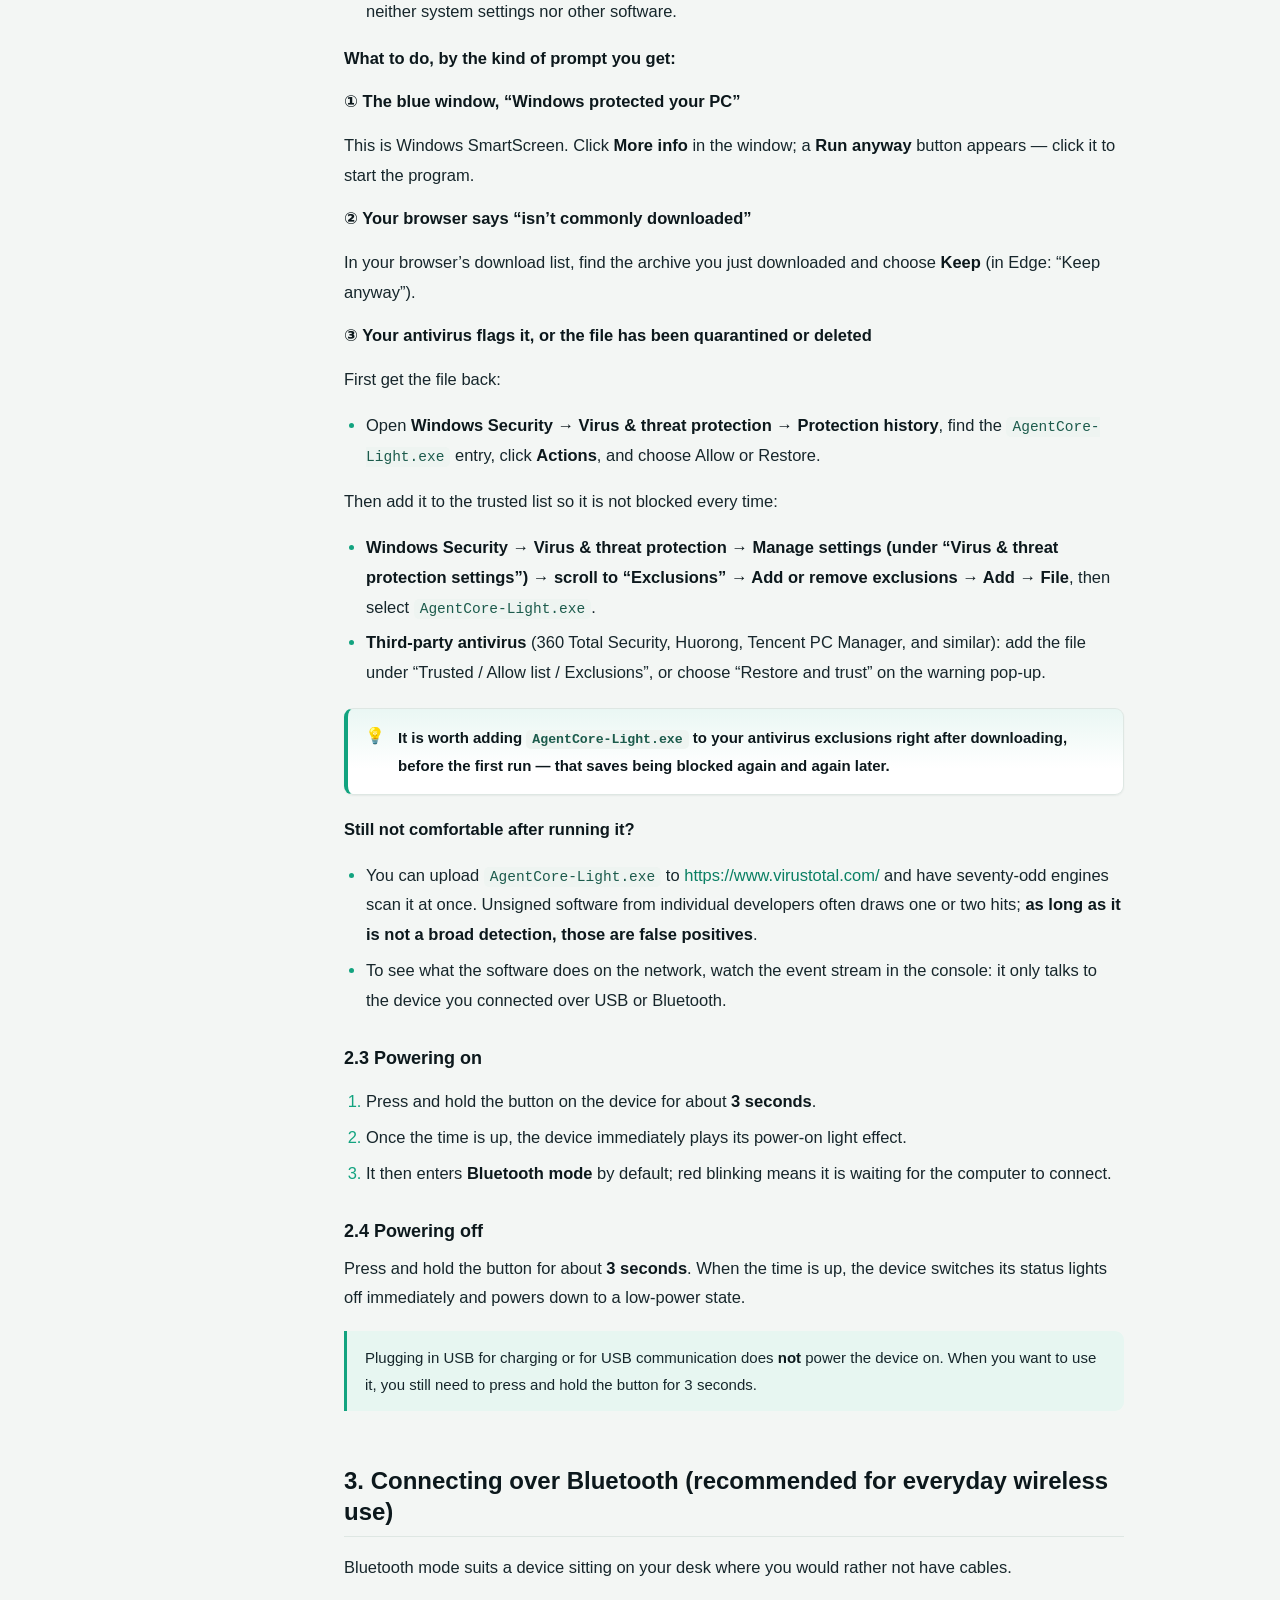
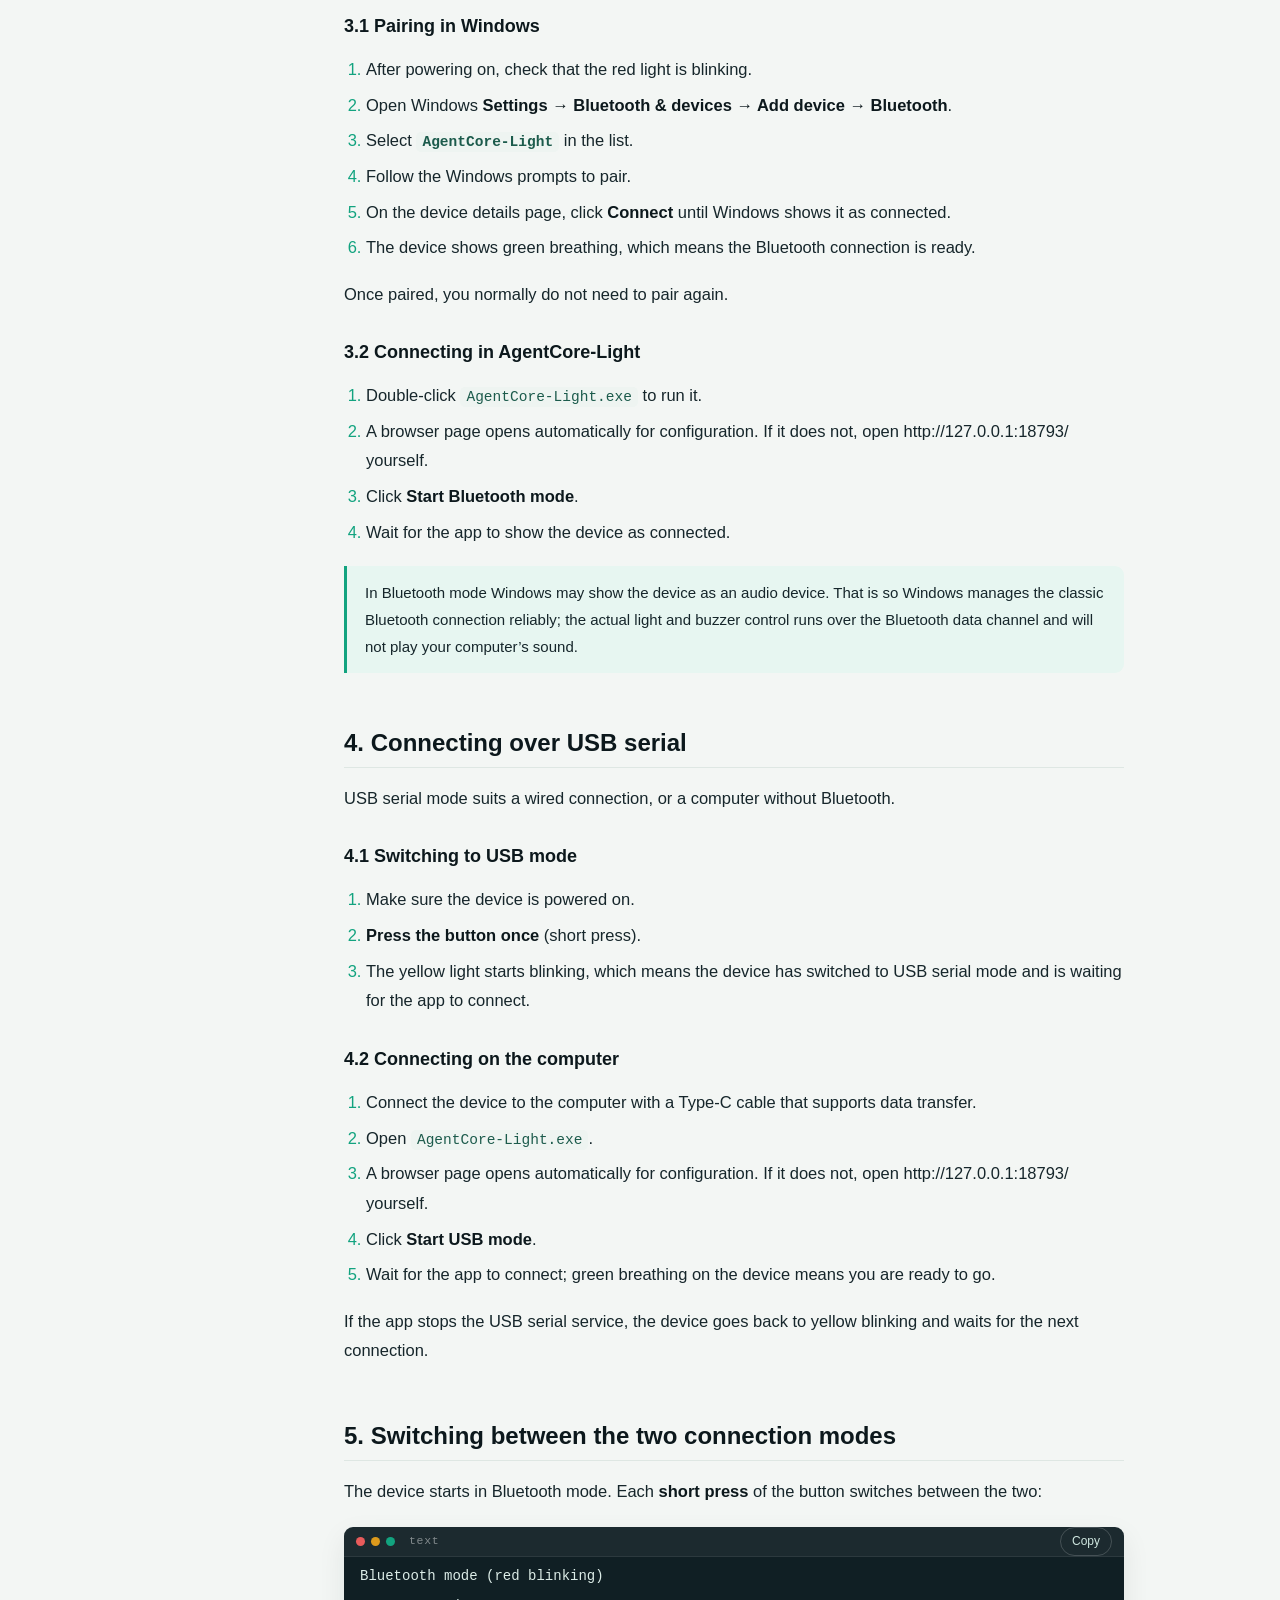
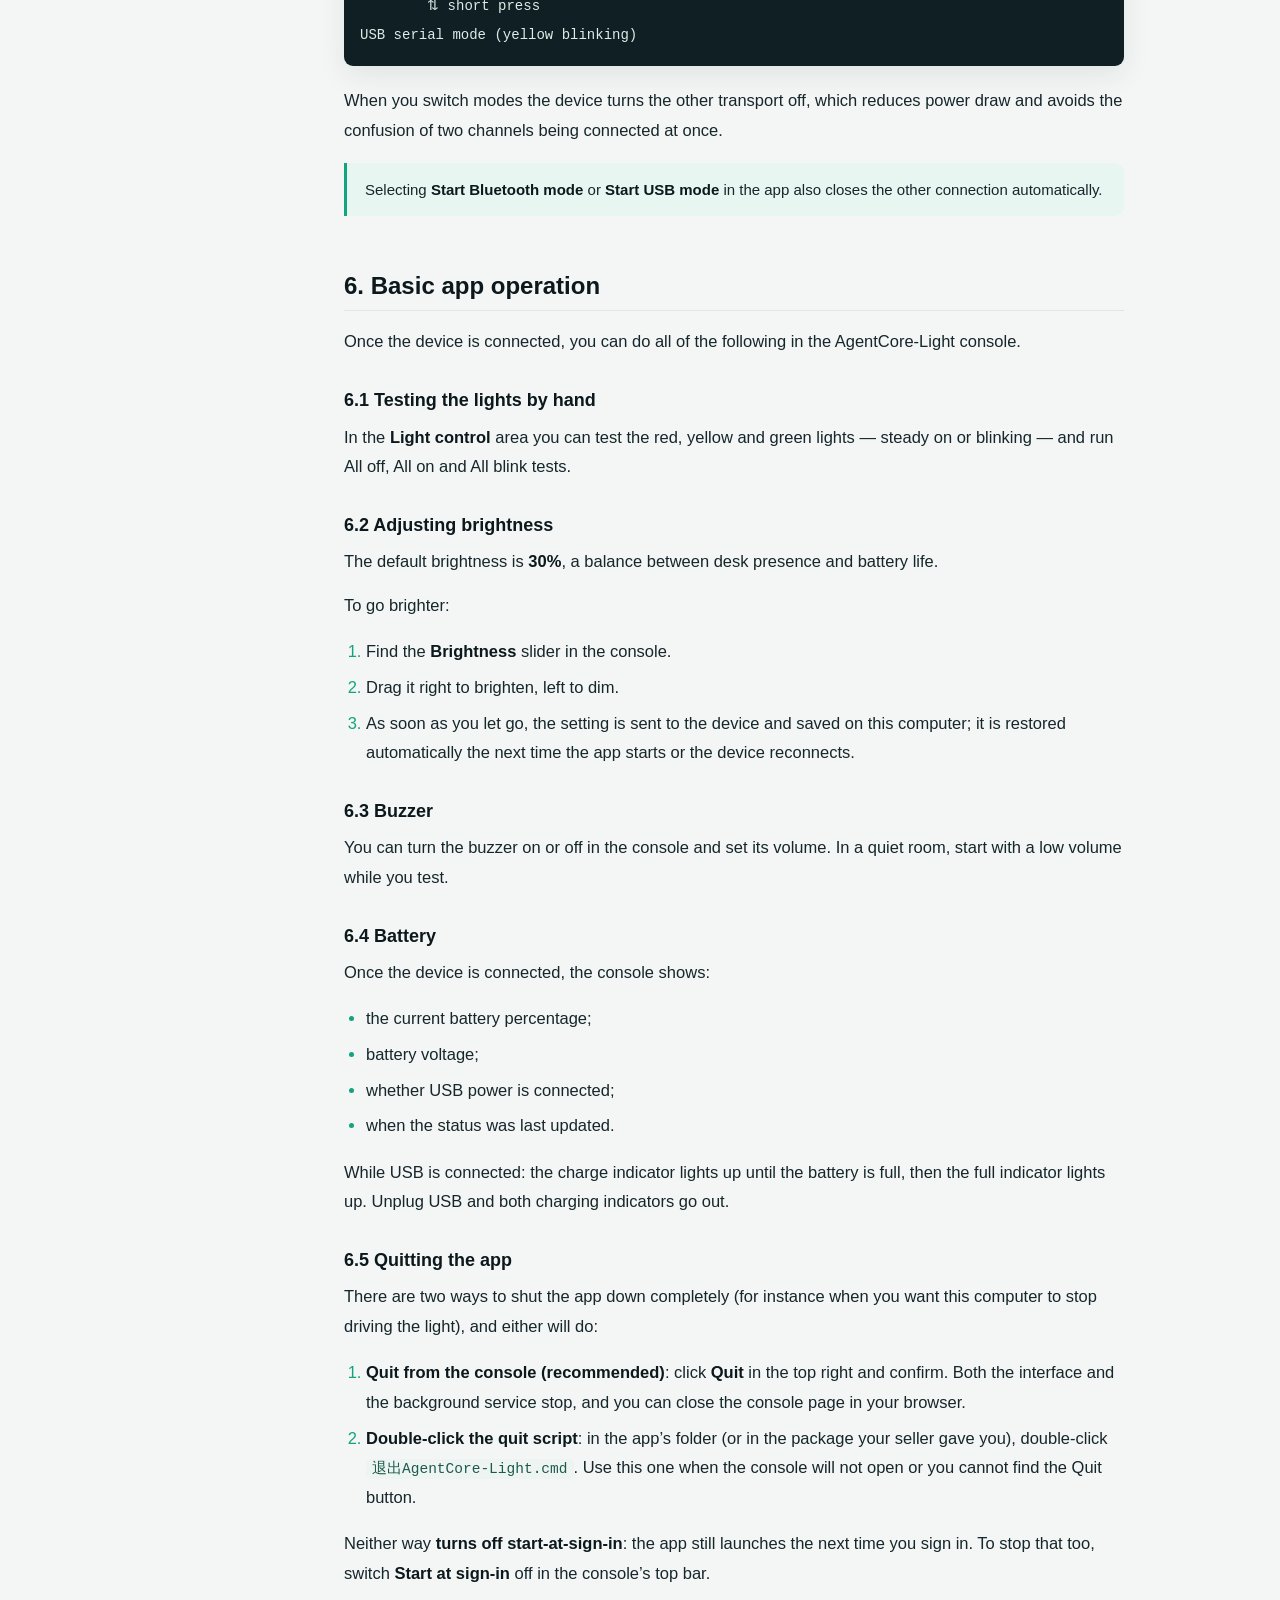
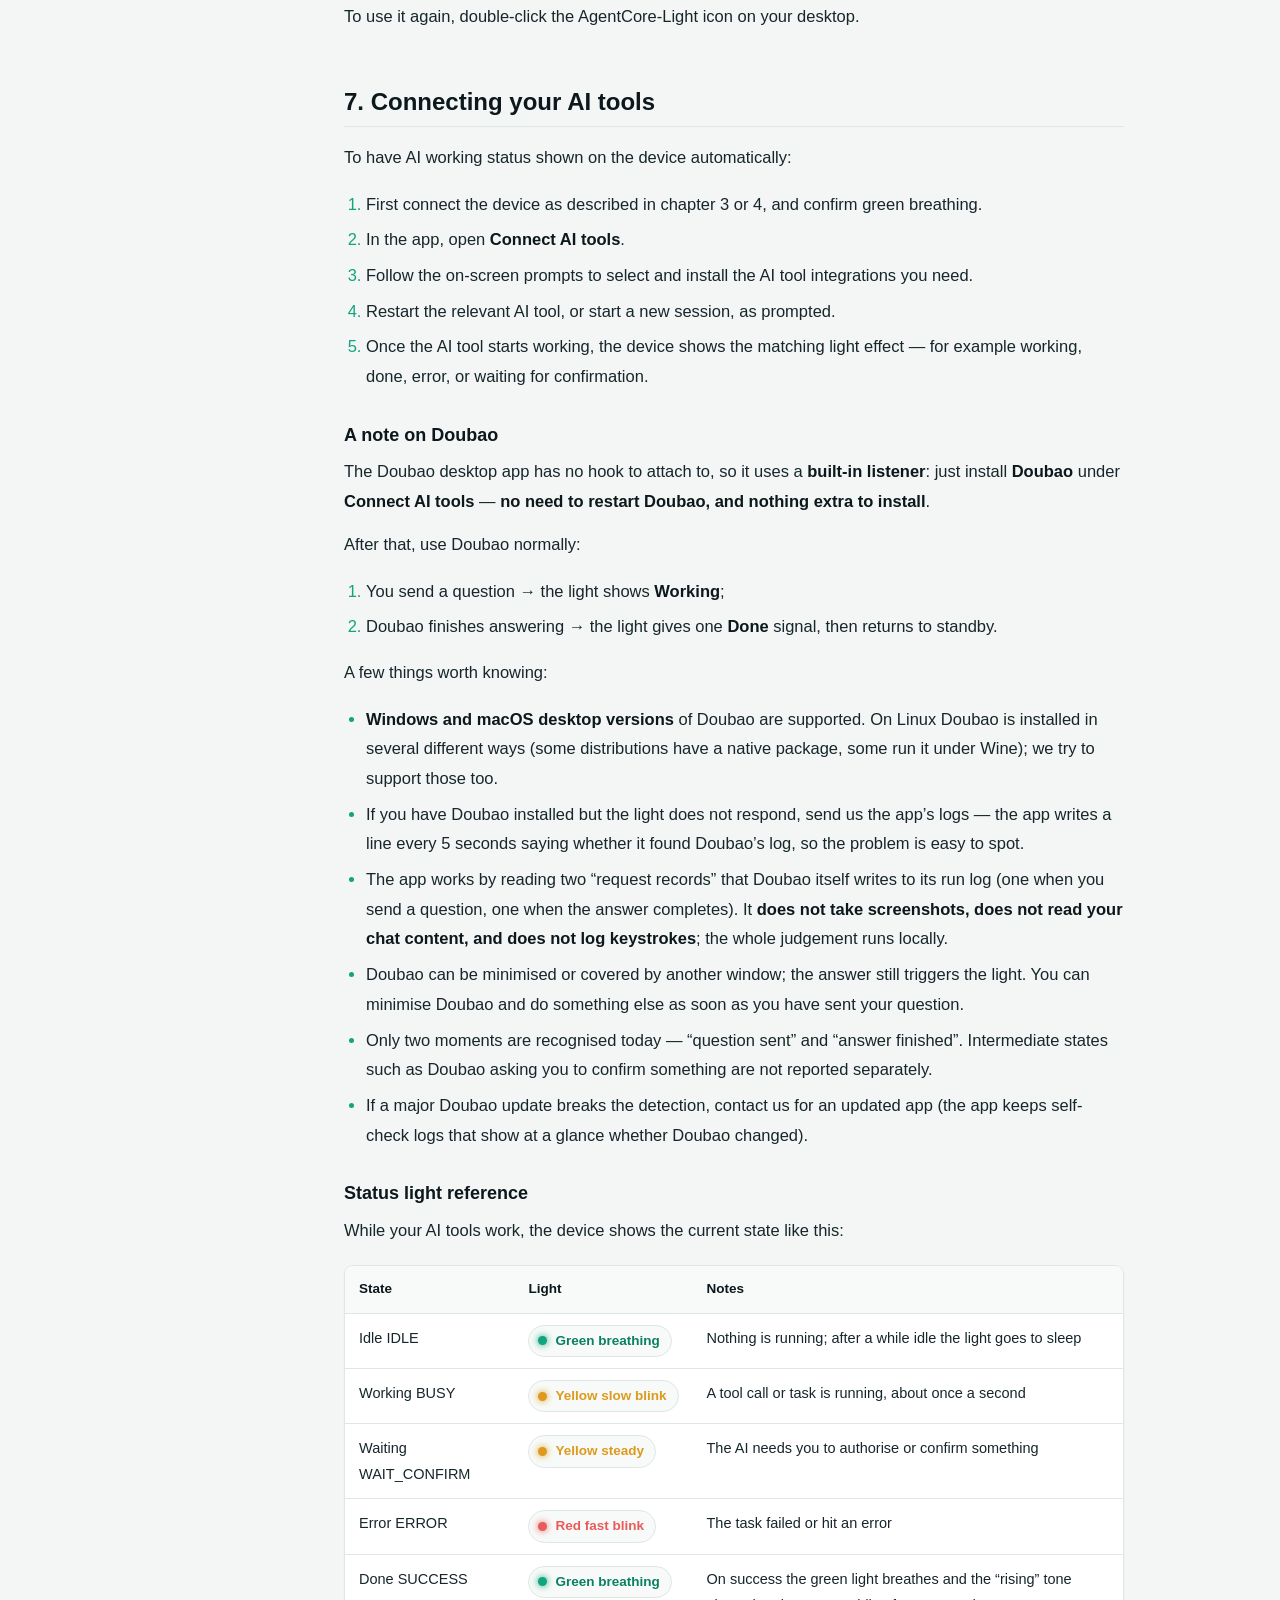
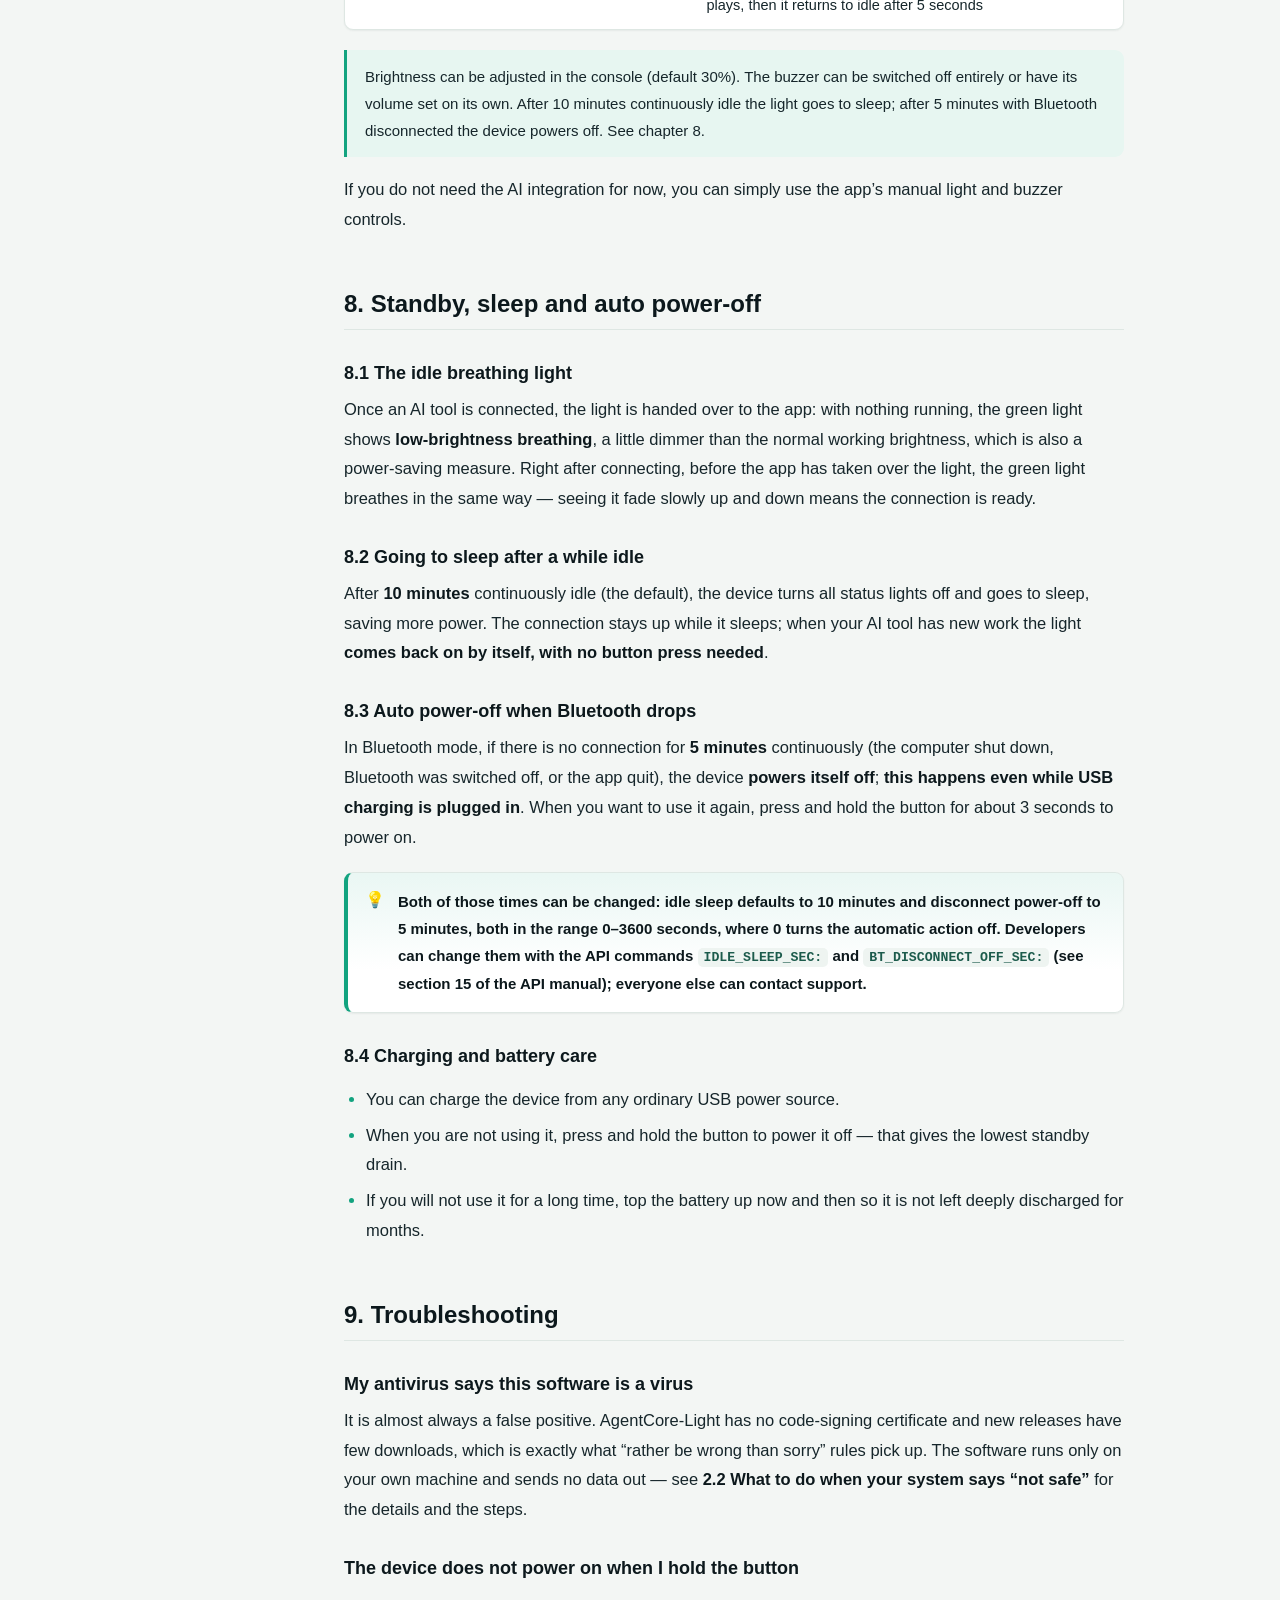
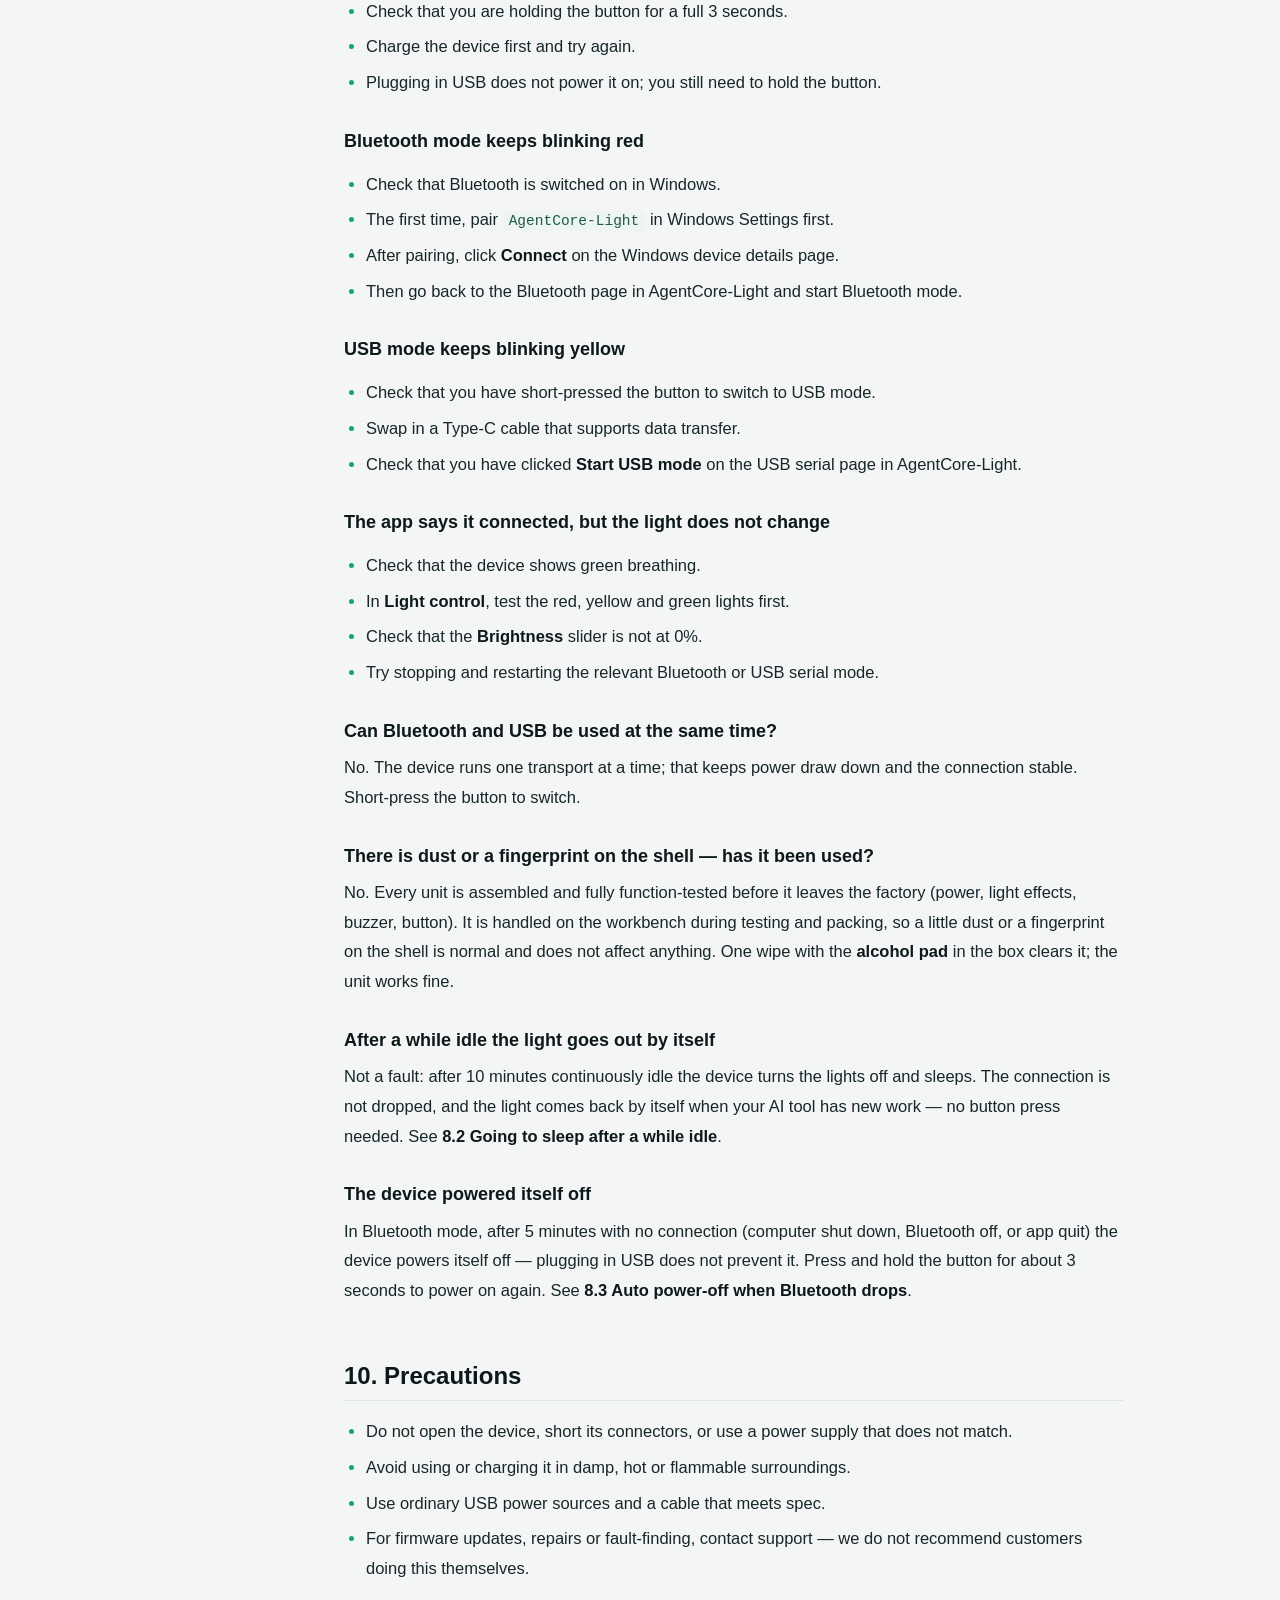
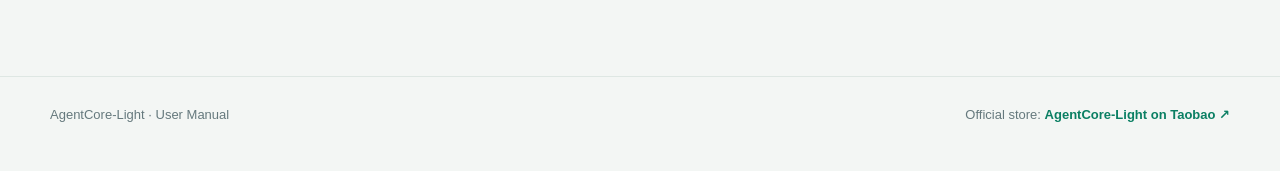
<file: en/windows.html>
<!doctype html>
<html lang="en" data-lang="en">
<head>
  <meta charset="utf-8">
  <meta name="viewport" content="width=device-width, initial-scale=1">
  <title>AgentCore-Light Windows User Manual</title>
  <meta name="description" content="Pair over Bluetooth or connect over USB serial">
  <meta name="theme-color" content="#f3f6f4" media="(prefers-color-scheme: light)">
  <meta name="theme-color" content="#0d1517" media="(prefers-color-scheme: dark)">
  <link rel="icon" type="image/svg+xml" href="../assets/favicon.svg">
  <link rel="canonical" href="https://fpgamaster-wyc.github.io/AgentCore-light-book/en/windows.html">
  <link rel="alternate" hreflang="zh-CN" href="https://fpgamaster-wyc.github.io/AgentCore-light-book/windows.html">
  <link rel="alternate" hreflang="en" href="https://fpgamaster-wyc.github.io/AgentCore-light-book/en/windows.html">
  <link rel="alternate" hreflang="x-default" href="https://fpgamaster-wyc.github.io/AgentCore-light-book/windows.html">
  <link rel="stylesheet" href="../style.css">
  <script>
    // 尽早套用上次选择的主题，避免刷新时闪白
    try {
      var savedTheme = localStorage.getItem('agentcore-manual-theme');
      if (savedTheme === 'dark' || savedTheme === 'light') {
        document.documentElement.dataset.theme = savedTheme;
      }
    } catch (error) {}
  </script>
</head>
<body>
  <a class="skip-link" href="#content">Skip to content</a>
  <div class="progress" id="progress" aria-hidden="true"></div>

  <header class="site-header site-header--dense">
    <div class="wrap header-row">
      <a class="brand" href="index.html">
        <span class="lights" aria-hidden="true"><i></i><i></i><i></i></span>
        <span>AgentCore-Light<small>User Manual</small></span>
      </a>
      <div class="header-lamps" aria-hidden="true"><i class="r"></i><i class="y"></i><i class="g"></i></div>
      <nav class="header-nav" aria-label="Manual navigation">
        <a class="tab active" href="windows.html" aria-current="page">Windows</a>
        <a class="tab" href="macos.html">macOS</a>
        <a class="tab" href="linux.html">Linux</a>
        <a class="tab" href="api.html">API Manual</a>
        <a class="tab tab-shop" href="https://shop426753734.taobao.com/?spm=a21xtw.29978516.0.0" target="_blank" rel="noopener" title="Official store · Support and accessories">Official store</a>
        <a class="tab tab-lang" href="../windows.html" hreflang="zh-CN" lang="zh" title="切换到中文" data-lang="zh">中文</a>
        <button class="icon-btn" id="printBtn" type="button" aria-label="Print or save as PDF" title="Print / Save as PDF">🖨️</button>
        <button class="icon-btn" id="themeToggle" type="button" aria-label="Switch light / dark theme">🌙</button>
      </nav>
    </div>
  </header>

  <main class="wrap layout" id="content">
    <aside class="toc-side">
      <nav class="toc" aria-label="On this page"><p class="toc-title">On this page</p><ol><li class="lvl-2"><a href="#download-panel">Download the app</a></li><li class="lvl-2"><a href="#1-status-at-a-glance">1. Status at a glance</a></li><li class="lvl-2"><a href="#2-getting-started">2. Getting started</a><ol><li class="lvl-3"><a href="#2-1-before-you-start">2.1 Before you start</a></li><li class="lvl-3"><a href="#2-2-what-to-do-when-your-system-says-not-safe">2.2 What to do when your system says “not safe”</a></li><li class="lvl-3"><a href="#2-3-powering-on">2.3 Powering on</a></li><li class="lvl-3"><a href="#2-4-powering-off">2.4 Powering off</a></li></ol></li><li class="lvl-2"><a href="#3-connecting-over-bluetooth-recommended-for-everyday-wireless-use">3. Connecting over Bluetooth (recommended for everyday wireless use)</a><ol><li class="lvl-3"><a href="#3-1-pairing-in-windows">3.1 Pairing in Windows</a></li><li class="lvl-3"><a href="#3-2-connecting-in-agentcore-light">3.2 Connecting in AgentCore-Light</a></li></ol></li><li class="lvl-2"><a href="#4-connecting-over-usb-serial">4. Connecting over USB serial</a><ol><li class="lvl-3"><a href="#4-1-switching-to-usb-mode">4.1 Switching to USB mode</a></li><li class="lvl-3"><a href="#4-2-connecting-on-the-computer">4.2 Connecting on the computer</a></li></ol></li><li class="lvl-2"><a href="#5-switching-between-the-two-connection-modes">5. Switching between the two connection modes</a></li><li class="lvl-2"><a href="#6-basic-app-operation">6. Basic app operation</a><ol><li class="lvl-3"><a href="#6-1-testing-the-lights-by-hand">6.1 Testing the lights by hand</a></li><li class="lvl-3"><a href="#6-2-adjusting-brightness">6.2 Adjusting brightness</a></li><li class="lvl-3"><a href="#6-3-buzzer">6.3 Buzzer</a></li><li class="lvl-3"><a href="#6-4-battery">6.4 Battery</a></li><li class="lvl-3"><a href="#6-5-quitting-the-app">6.5 Quitting the app</a></li></ol></li><li class="lvl-2"><a href="#7-connecting-your-ai-tools">7. Connecting your AI tools</a><ol><li class="lvl-3"><a href="#a-note-on-doubao">A note on Doubao</a></li><li class="lvl-3"><a href="#status-light-reference">Status light reference</a></li></ol></li><li class="lvl-2"><a href="#8-standby-sleep-and-auto-power-off">8. Standby, sleep and auto power-off</a><ol><li class="lvl-3"><a href="#8-1-the-idle-breathing-light">8.1 The idle breathing light</a></li><li class="lvl-3"><a href="#8-2-going-to-sleep-after-a-while-idle">8.2 Going to sleep after a while idle</a></li><li class="lvl-3"><a href="#8-3-auto-power-off-when-bluetooth-drops">8.3 Auto power-off when Bluetooth drops</a></li><li class="lvl-3"><a href="#8-4-charging-and-battery-care">8.4 Charging and battery care</a></li></ol></li><li class="lvl-2"><a href="#9-troubleshooting">9. Troubleshooting</a><ol><li class="lvl-3"><a href="#my-antivirus-says-this-software-is-a-virus">My antivirus says this software is a virus</a></li><li class="lvl-3"><a href="#the-device-does-not-power-on-when-i-hold-the-button">The device does not power on when I hold the button</a></li><li class="lvl-3"><a href="#bluetooth-mode-keeps-blinking-red">Bluetooth mode keeps blinking red</a></li><li class="lvl-3"><a href="#usb-mode-keeps-blinking-yellow">USB mode keeps blinking yellow</a></li><li class="lvl-3"><a href="#the-app-says-it-connected-but-the-light-does-not-change">The app says it connected, but the light does not change</a></li><li class="lvl-3"><a href="#can-bluetooth-and-usb-be-used-at-the-same-time">Can Bluetooth and USB be used at the same time?</a></li><li class="lvl-3"><a href="#there-is-dust-or-a-fingerprint-on-the-shell-has-it-been-used">There is dust or a fingerprint on the shell — has it been used?</a></li><li class="lvl-3"><a href="#after-a-while-idle-the-light-goes-out-by-itself">After a while idle the light goes out by itself</a></li><li class="lvl-3"><a href="#the-device-powered-itself-off">The device powered itself off</a></li></ol></li><li class="lvl-2"><a href="#10-precautions">10. Precautions</a></li></ol></nav>
    </aside>

    <div>
      <details class="toc-mobile">
        <summary>On this page</summary>
        <nav class="toc" aria-label="On this page"><p class="toc-title">On this page</p><ol><li class="lvl-2"><a href="#download-panel">Download the app</a></li><li class="lvl-2"><a href="#1-status-at-a-glance">1. Status at a glance</a></li><li class="lvl-2"><a href="#2-getting-started">2. Getting started</a><ol><li class="lvl-3"><a href="#2-1-before-you-start">2.1 Before you start</a></li><li class="lvl-3"><a href="#2-2-what-to-do-when-your-system-says-not-safe">2.2 What to do when your system says “not safe”</a></li><li class="lvl-3"><a href="#2-3-powering-on">2.3 Powering on</a></li><li class="lvl-3"><a href="#2-4-powering-off">2.4 Powering off</a></li></ol></li><li class="lvl-2"><a href="#3-connecting-over-bluetooth-recommended-for-everyday-wireless-use">3. Connecting over Bluetooth (recommended for everyday wireless use)</a><ol><li class="lvl-3"><a href="#3-1-pairing-in-windows">3.1 Pairing in Windows</a></li><li class="lvl-3"><a href="#3-2-connecting-in-agentcore-light">3.2 Connecting in AgentCore-Light</a></li></ol></li><li class="lvl-2"><a href="#4-connecting-over-usb-serial">4. Connecting over USB serial</a><ol><li class="lvl-3"><a href="#4-1-switching-to-usb-mode">4.1 Switching to USB mode</a></li><li class="lvl-3"><a href="#4-2-connecting-on-the-computer">4.2 Connecting on the computer</a></li></ol></li><li class="lvl-2"><a href="#5-switching-between-the-two-connection-modes">5. Switching between the two connection modes</a></li><li class="lvl-2"><a href="#6-basic-app-operation">6. Basic app operation</a><ol><li class="lvl-3"><a href="#6-1-testing-the-lights-by-hand">6.1 Testing the lights by hand</a></li><li class="lvl-3"><a href="#6-2-adjusting-brightness">6.2 Adjusting brightness</a></li><li class="lvl-3"><a href="#6-3-buzzer">6.3 Buzzer</a></li><li class="lvl-3"><a href="#6-4-battery">6.4 Battery</a></li><li class="lvl-3"><a href="#6-5-quitting-the-app">6.5 Quitting the app</a></li></ol></li><li class="lvl-2"><a href="#7-connecting-your-ai-tools">7. Connecting your AI tools</a><ol><li class="lvl-3"><a href="#a-note-on-doubao">A note on Doubao</a></li><li class="lvl-3"><a href="#status-light-reference">Status light reference</a></li></ol></li><li class="lvl-2"><a href="#8-standby-sleep-and-auto-power-off">8. Standby, sleep and auto power-off</a><ol><li class="lvl-3"><a href="#8-1-the-idle-breathing-light">8.1 The idle breathing light</a></li><li class="lvl-3"><a href="#8-2-going-to-sleep-after-a-while-idle">8.2 Going to sleep after a while idle</a></li><li class="lvl-3"><a href="#8-3-auto-power-off-when-bluetooth-drops">8.3 Auto power-off when Bluetooth drops</a></li><li class="lvl-3"><a href="#8-4-charging-and-battery-care">8.4 Charging and battery care</a></li></ol></li><li class="lvl-2"><a href="#9-troubleshooting">9. Troubleshooting</a><ol><li class="lvl-3"><a href="#my-antivirus-says-this-software-is-a-virus">My antivirus says this software is a virus</a></li><li class="lvl-3"><a href="#the-device-does-not-power-on-when-i-hold-the-button">The device does not power on when I hold the button</a></li><li class="lvl-3"><a href="#bluetooth-mode-keeps-blinking-red">Bluetooth mode keeps blinking red</a></li><li class="lvl-3"><a href="#usb-mode-keeps-blinking-yellow">USB mode keeps blinking yellow</a></li><li class="lvl-3"><a href="#the-app-says-it-connected-but-the-light-does-not-change">The app says it connected, but the light does not change</a></li><li class="lvl-3"><a href="#can-bluetooth-and-usb-be-used-at-the-same-time">Can Bluetooth and USB be used at the same time?</a></li><li class="lvl-3"><a href="#there-is-dust-or-a-fingerprint-on-the-shell-has-it-been-used">There is dust or a fingerprint on the shell — has it been used?</a></li><li class="lvl-3"><a href="#after-a-while-idle-the-light-goes-out-by-itself">After a while idle the light goes out by itself</a></li><li class="lvl-3"><a href="#the-device-powered-itself-off">The device powered itself off</a></li></ol></li><li class="lvl-2"><a href="#10-precautions">10. Precautions</a></li></ol></nav>
      </details>
      <article class="guide-content">
<h1 id="agentcore-light-user-manual">AgentCore-Light User Manual</h1>
<section class="download-panel" id="download-panel" data-reveal><div class="download-panel-copy"><span class="download-panel-kicker">Step 1 · Download the app</span><h2>Download the Windows app</h2><p>For Windows 10 / 11. Unzip the download, then double-click <code>AgentCore-Light.exe</code> inside.</p></div><div class="download-panel-actions"><div class="download-item"><a class="download-btn" href="https://github.com/FPGAmaster-wyc/AgentCore-light-book/releases/latest/download/AgentCore-Light.zip" download>Download for Windows <span>↓</span></a><p class="download-version">Version v2.1.2</p></div></div></section>
<aside class="download-note" data-reveal><p class="download-note-title">Blocked by your system the first time?</p><p class="download-note-intro">The app has no paid code-signing certificate, so Windows or your antivirus flagging it is normal — <strong>it is not a virus</strong>.</p><ul><li><strong>“Windows protected your PC”</strong> → Click “More info”, then “Run anyway”</li><li><strong>Your browser says “isn’t commonly downloaded”</strong> → Choose “Keep” in the download list</li><li><strong>Your antivirus warns, or quarantines the file</strong> → Add it to your antivirus’s exclusions. If it was quarantined, restore it from “Windows Security → Protection history”</li></ul><a class="download-note-more" href="#2-2-what-to-do-when-your-system-says-not-safe">Read the details → 2.2 What to do when your system says “not safe”</a></aside>
<div class="meta" data-reveal><p>Applies to product: AgentCore-Light desktop status light</p><p>Applies to software: AgentCore-Light Windows app</p></div>
<div class="callout callout-important" data-reveal><p><strong>The magnetic plate, and returns</strong></p><p>A magnetic plate is included so you can mount the device wherever it suits you. Please power it on and test everything first — power, connection, lights, buzzer — before you decide where to stick it. <strong>Once the backing is peeled off the magnetic plate and it is attached, the item can no longer be returned under our no-questions-asked policy.</strong> If anything seems wrong with the device, do not peel it — contact us first.</p></div>
<div class="callout callout-note" data-reveal><p><strong>An alcohol wipe is included</strong></p><p>The device is handled on the workbench during assembly and testing, so a little dust or a fingerprint on the shell is normal — one wipe with the alcohol pad in the box clears it. <strong>Every unit is fully function-tested before it leaves the factory</strong>: lights, buzzer and button are all confirmed working. There is nothing wrong with your unit.</p></div>
<p>AgentCore-Light is a desktop device that shows what your computer is doing through three coloured lights and a buzzer. It connects over Bluetooth or over a USB cable. The desktop app lets you drive the lights and buzzer by hand, and it can also connect to your AI tools so the device shows working, done, error or waiting-for-confirmation states on its own.</p>
<h2 id="1-status-at-a-glance"><a class="anchor" href="#1-status-at-a-glance" aria-label="Link to this section">#</a>1. Status at a glance</h2>
<div class="table-wrap" data-reveal><table class="table-wide"><tbody><tr><th>Light</th><th>Meaning</th><th>What to do</th></tr><tr><td><span class="chip chip-all">All LEDs flash</span></td><td>The device is powering on</td><td>Wait for it to enter a connection mode</td></tr><tr><td><span class="chip chip-red chip-blink">Red blinking</span></td><td>Bluetooth mode, waiting for the computer to connect</td><td>Pair over Bluetooth in Windows and in the AgentCore-Light app</td></tr><tr><td><span class="chip chip-yellow chip-blink">Yellow blinking</span></td><td>USB serial mode, waiting for the app to connect</td><td>Plug in the USB cable and select Start USB mode in the app</td></tr><tr><td><span class="chip chip-green chip-breathe">Green breathing</span></td><td>The current connection is up; the device is idle and standing by</td><td>You can start using the app, light control, or your AI tools</td></tr><tr><td><span class="chip chip-off">All LEDs off</span></td><td>The device is powered off</td><td>Press and hold the button for 3 seconds to power on</td></tr></tbody></table></div>
<blockquote><p>“Green breathing” means the green light fading slowly up and down. It means the device is connected and standing by — it is not blinking, and it is not a fault.</p></blockquote>
<blockquote><p>The red, yellow and green lights show working status. The charge and full indicators only light up while USB power is connected; on battery both are off, to save power.</p></blockquote>
<h2 id="2-getting-started"><a class="anchor" href="#2-getting-started" aria-label="Link to this section">#</a>2. Getting started</h2>
<h3 id="2-1-before-you-start"><a class="anchor" href="#2-1-before-you-start" aria-label="Link to this section">#</a>2.1 Before you start</h3>
<ol>
<li>Charge the device, or make sure it has enough battery.</li>
<li>Unzip the downloaded <code>AgentCore-Light.zip</code> to get <code>AgentCore-Light.exe</code>.</li>
<li>For a USB connection, use a Type-C cable that supports data transfer.</li>
<li>For a Bluetooth connection, make sure your computer has Bluetooth and that it is switched on.</li>
</ol>
<div class="callout callout-important" data-reveal><p><strong>Switch the app to English first.</strong> The app starts up in Chinese. Open <strong>Settings</strong> (top right) → <strong>Language</strong> → <strong>English</strong>. Every button name in this manual is the one you will see after that — for example <strong>Start Bluetooth mode</strong> and <strong>Start USB mode</strong>. Your choice is remembered on this computer.</p></div>
<div class="callout callout-important" data-reveal><p>The first time you run <code>AgentCore-Light.exe</code>, Windows may show “Windows protected your PC”, or your antivirus may warn you. <strong>This is normal for software without a code-signing certificate — the software is not at fault.</strong> See <strong>2.2</strong> for what to do.</p></div>
<h3 id="2-2-what-to-do-when-your-system-says-not-safe"><a class="anchor" href="#2-2-what-to-do-when-your-system-says-not-safe" aria-label="Link to this section">#</a>2.2 What to do when your system says “not safe”</h3>
<p>AgentCore-Light is made by an independent developer. It has <strong>no paid code-signing certificate</strong> and no publisher verification, so Windows or your antivirus may block it the first time you run it — <strong>that is caused by the missing signature, not by a virus in the software</strong>.</p>
<p><strong>Why does it get blocked?</strong></p>
<ul>
<li>Windows SmartScreen mainly looks at how many people have downloaded a file. A brand-new release has few downloads, so it gets tagged as an “unrecognised app”. That has nothing to do with whether the file is safe.</li>
<li>Antivirus software is generally cautious about programs that are both unsigned and not widely used. Blocking or quarantining them is a common default — it would rather be wrong than sorry.</li>
</ul>
<p><strong>What the software actually does:</strong></p>
<ul>
<li>It runs entirely on your own machine. The console page listens on <code>127.0.0.1</code> only, so <strong>only this computer can open it</strong> — other devices on the same network cannot reach it.</li>
<li>It sends no data anywhere, apart from checking for software updates.</li>
<li>Start-at-sign-in is written under <strong>your own user</strong> account, needs no administrator rights, and changes neither system settings nor other software.</li>
</ul>
<p><strong>What to do, by the kind of prompt you get:</strong></p>
<p><strong>① The blue window, “Windows protected your PC”</strong></p>
<p>This is Windows SmartScreen. Click <strong>More info</strong> in the window; a <strong>Run anyway</strong> button appears — click it to start the program.</p>
<p><strong>② Your browser says “isn’t commonly downloaded”</strong></p>
<p>In your browser’s download list, find the archive you just downloaded and choose <strong>Keep</strong> (in Edge: “Keep anyway”).</p>
<p><strong>③ Your antivirus flags it, or the file has been quarantined or deleted</strong></p>
<p>First get the file back:</p>
<ul>
<li>Open <strong>Windows Security → Virus &amp; threat protection → Protection history</strong>, find the <code>AgentCore-Light.exe</code> entry, click <strong>Actions</strong>, and choose Allow or Restore.</li>
</ul>
<p>Then add it to the trusted list so it is not blocked every time:</p>
<ul>
<li><strong>Windows Security → Virus &amp; threat protection → Manage settings (under “Virus &amp; threat protection settings”) → scroll to “Exclusions” → Add or remove exclusions → Add → File</strong>, then select <code>AgentCore-Light.exe</code>.</li>
<li><strong>Third-party antivirus</strong> (360 Total Security, Huorong, Tencent PC Manager, and similar): add the file under “Trusted / Allow list / Exclusions”, or choose “Restore and trust” on the warning pop-up.</li>
</ul>
<div class="callout callout-tip" data-reveal><p>It is worth adding <code>AgentCore-Light.exe</code> to your antivirus exclusions right after downloading, before the first run — that saves being blocked again and again later.</p></div>
<p><strong>Still not comfortable after running it?</strong></p>
<ul>
<li>You can upload <code>AgentCore-Light.exe</code> to <a href="https://www.virustotal.com/">https://www.virustotal.com/</a> and have seventy-odd engines scan it at once. Unsigned software from individual developers often draws one or two hits; <strong>as long as it is not a broad detection, those are false positives</strong>.</li>
<li>To see what the software does on the network, watch the event stream in the console: it only talks to the device you connected over USB or Bluetooth.</li>
</ul>
<h3 id="2-3-powering-on"><a class="anchor" href="#2-3-powering-on" aria-label="Link to this section">#</a>2.3 Powering on</h3>
<ol>
<li>Press and hold the button on the device for about <strong>3 seconds</strong>.</li>
<li>Once the time is up, the device immediately plays its power-on light effect.</li>
<li>It then enters <strong>Bluetooth mode</strong> by default; red blinking means it is waiting for the computer to connect.</li>
</ol>
<h3 id="2-4-powering-off"><a class="anchor" href="#2-4-powering-off" aria-label="Link to this section">#</a>2.4 Powering off</h3>
<p>Press and hold the button for about <strong>3 seconds</strong>. When the time is up, the device switches its status lights off immediately and powers down to a low-power state.</p>
<blockquote><p>Plugging in USB for charging or for USB communication does <strong>not</strong> power the device on. When you want to use it, you still need to press and hold the button for 3 seconds.</p></blockquote>
<h2 id="3-connecting-over-bluetooth-recommended-for-everyday-wireless-use"><a class="anchor" href="#3-connecting-over-bluetooth-recommended-for-everyday-wireless-use" aria-label="Link to this section">#</a>3. Connecting over Bluetooth (recommended for everyday wireless use)</h2>
<p>Bluetooth mode suits a device sitting on your desk where you would rather not have cables.</p>
<h3 id="3-1-pairing-in-windows"><a class="anchor" href="#3-1-pairing-in-windows" aria-label="Link to this section">#</a>3.1 Pairing in Windows</h3>
<ol>
<li>After powering on, check that the red light is blinking.</li>
<li>Open Windows <strong>Settings → Bluetooth &amp; devices → Add device → Bluetooth</strong>.</li>
<li>Select <strong><code>AgentCore-Light</code></strong> in the list.</li>
<li>Follow the Windows prompts to pair.</li>
<li>On the device details page, click <strong>Connect</strong> until Windows shows it as connected.</li>
<li>The device shows green breathing, which means the Bluetooth connection is ready.</li>
</ol>
<p>Once paired, you normally do not need to pair again.</p>
<h3 id="3-2-connecting-in-agentcore-light"><a class="anchor" href="#3-2-connecting-in-agentcore-light" aria-label="Link to this section">#</a>3.2 Connecting in AgentCore-Light</h3>
<ol>
<li>Double-click <code>AgentCore-Light.exe</code> to run it.</li>
<li>A browser page opens automatically for configuration. If it does not, open http://127.0.0.1:18793/ yourself.</li>
<li>Click <strong>Start Bluetooth mode</strong>.</li>
<li>Wait for the app to show the device as connected.</li>
</ol>
<blockquote><p>In Bluetooth mode Windows may show the device as an audio device. That is so Windows manages the classic Bluetooth connection reliably; the actual light and buzzer control runs over the Bluetooth data channel and will not play your computer’s sound.</p></blockquote>
<h2 id="4-connecting-over-usb-serial"><a class="anchor" href="#4-connecting-over-usb-serial" aria-label="Link to this section">#</a>4. Connecting over USB serial</h2>
<p>USB serial mode suits a wired connection, or a computer without Bluetooth.</p>
<h3 id="4-1-switching-to-usb-mode"><a class="anchor" href="#4-1-switching-to-usb-mode" aria-label="Link to this section">#</a>4.1 Switching to USB mode</h3>
<ol>
<li>Make sure the device is powered on.</li>
<li><strong>Press the button once</strong> (short press).</li>
<li>The yellow light starts blinking, which means the device has switched to USB serial mode and is waiting for the app to connect.</li>
</ol>
<h3 id="4-2-connecting-on-the-computer"><a class="anchor" href="#4-2-connecting-on-the-computer" aria-label="Link to this section">#</a>4.2 Connecting on the computer</h3>
<ol>
<li>Connect the device to the computer with a Type-C cable that supports data transfer.</li>
<li>Open <code>AgentCore-Light.exe</code>.</li>
<li>A browser page opens automatically for configuration. If it does not, open http://127.0.0.1:18793/ yourself.</li>
<li>Click <strong>Start USB mode</strong>.</li>
<li>Wait for the app to connect; green breathing on the device means you are ready to go.</li>
</ol>
<p>If the app stops the USB serial service, the device goes back to yellow blinking and waits for the next connection.</p>
<h2 id="5-switching-between-the-two-connection-modes"><a class="anchor" href="#5-switching-between-the-two-connection-modes" aria-label="Link to this section">#</a>5. Switching between the two connection modes</h2>
<p>The device starts in Bluetooth mode. Each <strong>short press</strong> of the button switches between the two:</p>
<div class="code-block" data-reveal><div class="code-bar"><i></i><i></i><i></i><span class="code-lang">text</span><button class="copy-btn" type="button">Copy</button></div><pre><code>Bluetooth mode (red blinking)
        ⇅ short press
USB serial mode (yellow blinking)</code></pre></div>
<p>When you switch modes the device turns the other transport off, which reduces power draw and avoids the confusion of two channels being connected at once.</p>
<blockquote><p>Selecting <strong>Start Bluetooth mode</strong> or <strong>Start USB mode</strong> in the app also closes the other connection automatically.</p></blockquote>
<h2 id="6-basic-app-operation"><a class="anchor" href="#6-basic-app-operation" aria-label="Link to this section">#</a>6. Basic app operation</h2>
<p>Once the device is connected, you can do all of the following in the AgentCore-Light console.</p>
<h3 id="6-1-testing-the-lights-by-hand"><a class="anchor" href="#6-1-testing-the-lights-by-hand" aria-label="Link to this section">#</a>6.1 Testing the lights by hand</h3>
<p>In the <strong>Light control</strong> area you can test the red, yellow and green lights — steady on or blinking — and run All off, All on and All blink tests.</p>
<h3 id="6-2-adjusting-brightness"><a class="anchor" href="#6-2-adjusting-brightness" aria-label="Link to this section">#</a>6.2 Adjusting brightness</h3>
<p>The default brightness is <strong>30%</strong>, a balance between desk presence and battery life.</p>
<p>To go brighter:</p>
<ol>
<li>Find the <strong>Brightness</strong> slider in the console.</li>
<li>Drag it right to brighten, left to dim.</li>
<li>As soon as you let go, the setting is sent to the device and saved on this computer; it is restored automatically the next time the app starts or the device reconnects.</li>
</ol>
<h3 id="6-3-buzzer"><a class="anchor" href="#6-3-buzzer" aria-label="Link to this section">#</a>6.3 Buzzer</h3>
<p>You can turn the buzzer on or off in the console and set its volume. In a quiet room, start with a low volume while you test.</p>
<h3 id="6-4-battery"><a class="anchor" href="#6-4-battery" aria-label="Link to this section">#</a>6.4 Battery</h3>
<p>Once the device is connected, the console shows:</p>
<ul>
<li>the current battery percentage;</li>
<li>battery voltage;</li>
<li>whether USB power is connected;</li>
<li>when the status was last updated.</li>
</ul>
<p>While USB is connected: the charge indicator lights up until the battery is full, then the full indicator lights up. Unplug USB and both charging indicators go out.</p>
<h3 id="6-5-quitting-the-app"><a class="anchor" href="#6-5-quitting-the-app" aria-label="Link to this section">#</a>6.5 Quitting the app</h3>
<p>There are two ways to shut the app down completely (for instance when you want this computer to stop driving the light), and either will do:</p>
<ol>
<li><strong>Quit from the console (recommended)</strong>: click <strong>Quit</strong> in the top right and confirm. Both the interface and the background service stop, and you can close the console page in your browser.</li>
<li><strong>Double-click the quit script</strong>: in the app’s folder (or in the package your seller gave you), double-click <code>退出AgentCore-Light.cmd</code>. Use this one when the console will not open or you cannot find the Quit button.</li>
</ol>
<p>Neither way <strong>turns off start-at-sign-in</strong>: the app still launches the next time you sign in. To stop that too, switch <strong>Start at sign-in</strong> off in the console’s top bar.</p>
<p>To use it again, double-click the AgentCore-Light icon on your desktop.</p>
<h2 id="7-connecting-your-ai-tools"><a class="anchor" href="#7-connecting-your-ai-tools" aria-label="Link to this section">#</a>7. Connecting your AI tools</h2>
<p>To have AI working status shown on the device automatically:</p>
<ol>
<li>First connect the device as described in chapter 3 or 4, and confirm green breathing.</li>
<li>In the app, open <strong>Connect AI tools</strong>.</li>
<li>Follow the on-screen prompts to select and install the AI tool integrations you need.</li>
<li>Restart the relevant AI tool, or start a new session, as prompted.</li>
<li>Once the AI tool starts working, the device shows the matching light effect — for example working, done, error, or waiting for confirmation.</li>
</ol>
<h3 id="a-note-on-doubao"><a class="anchor" href="#a-note-on-doubao" aria-label="Link to this section">#</a>A note on Doubao</h3>
<p>The Doubao desktop app has no hook to attach to, so it uses a <strong>built-in listener</strong>: just install <strong>Doubao</strong> under <strong>Connect AI tools</strong> — <strong>no need to restart Doubao, and nothing extra to install</strong>.</p>
<p>After that, use Doubao normally:</p>
<ol>
<li>You send a question → the light shows <strong>Working</strong>;</li>
<li>Doubao finishes answering → the light gives one <strong>Done</strong> signal, then returns to standby.</li>
</ol>
<p>A few things worth knowing:</p>
<ul>
<li><strong>Windows and macOS desktop versions</strong> of Doubao are supported. On Linux Doubao is installed in several different ways (some distributions have a native package, some run it under Wine); we try to support those too.</li>
<li>If you have Doubao installed but the light does not respond, send us the app’s logs — the app writes a line every 5 seconds saying whether it found Doubao’s log, so the problem is easy to spot.</li>
<li>The app works by reading two “request records” that Doubao itself writes to its run log (one when you send a question, one when the answer completes). It <strong>does not take screenshots, does not read your chat content, and does not log keystrokes</strong>; the whole judgement runs locally.</li>
<li>Doubao can be minimised or covered by another window; the answer still triggers the light. You can minimise Doubao and do something else as soon as you have sent your question.</li>
<li>Only two moments are recognised today — “question sent” and “answer finished”. Intermediate states such as Doubao asking you to confirm something are not reported separately.</li>
<li>If a major Doubao update breaks the detection, contact us for an updated app (the app keeps self-check logs that show at a glance whether Doubao changed).</li>
</ul>
<h3 id="status-light-reference"><a class="anchor" href="#status-light-reference" aria-label="Link to this section">#</a>Status light reference</h3>
<p>While your AI tools work, the device shows the current state like this:</p>
<div class="table-wrap" data-reveal><table class="table-wide"><tbody><tr><th>State</th><th>Light</th><th>Notes</th></tr><tr><td>Idle IDLE</td><td><span class="chip chip-green chip-breathe">Green breathing</span></td><td>Nothing is running; after a while idle the light goes to sleep</td></tr><tr><td>Working BUSY</td><td><span class="chip chip-yellow chip-blink">Yellow slow blink</span></td><td>A tool call or task is running, about once a second</td></tr><tr><td>Waiting WAIT_CONFIRM</td><td><span class="chip chip-yellow">Yellow steady</span></td><td>The AI needs you to authorise or confirm something</td></tr><tr><td>Error ERROR</td><td><span class="chip chip-red chip-blink chip-blink-fast">Red fast blink</span></td><td>The task failed or hit an error</td></tr><tr><td>Done SUCCESS</td><td><span class="chip chip-green chip-breathe">Green breathing</span></td><td>On success the green light breathes and the “rising” tone plays, then it returns to idle after 5 seconds</td></tr></tbody></table></div>
<blockquote><p>Brightness can be adjusted in the console (default 30%). The buzzer can be switched off entirely or have its volume set on its own. After 10 minutes continuously idle the light goes to sleep; after 5 minutes with Bluetooth disconnected the device powers off. See chapter 8.</p></blockquote>
<p>If you do not need the AI integration for now, you can simply use the app’s manual light and buzzer controls.</p>
<h2 id="8-standby-sleep-and-auto-power-off"><a class="anchor" href="#8-standby-sleep-and-auto-power-off" aria-label="Link to this section">#</a>8. Standby, sleep and auto power-off</h2>
<h3 id="8-1-the-idle-breathing-light"><a class="anchor" href="#8-1-the-idle-breathing-light" aria-label="Link to this section">#</a>8.1 The idle breathing light</h3>
<p>Once an AI tool is connected, the light is handed over to the app: with nothing running, the green light shows <strong>low-brightness breathing</strong>, a little dimmer than the normal working brightness, which is also a power-saving measure. Right after connecting, before the app has taken over the light, the green light breathes in the same way — seeing it fade slowly up and down means the connection is ready.</p>
<h3 id="8-2-going-to-sleep-after-a-while-idle"><a class="anchor" href="#8-2-going-to-sleep-after-a-while-idle" aria-label="Link to this section">#</a>8.2 Going to sleep after a while idle</h3>
<p>After <strong>10 minutes</strong> continuously idle (the default), the device turns all status lights off and goes to sleep, saving more power. The connection stays up while it sleeps; when your AI tool has new work the light <strong>comes back on by itself, with no button press needed</strong>.</p>
<h3 id="8-3-auto-power-off-when-bluetooth-drops"><a class="anchor" href="#8-3-auto-power-off-when-bluetooth-drops" aria-label="Link to this section">#</a>8.3 Auto power-off when Bluetooth drops</h3>
<p>In Bluetooth mode, if there is no connection for <strong>5 minutes</strong> continuously (the computer shut down, Bluetooth was switched off, or the app quit), the device <strong>powers itself off</strong>; <strong>this happens even while USB charging is plugged in</strong>. When you want to use it again, press and hold the button for about 3 seconds to power on.</p>
<div class="callout callout-tip" data-reveal><p>Both of those times can be changed: idle sleep defaults to 10 minutes and disconnect power-off to 5 minutes, both in the range 0–3600 seconds, where 0 turns the automatic action off. Developers can change them with the API commands <code>IDLE_SLEEP_SEC:</code> and <code>BT_DISCONNECT_OFF_SEC:</code> (see section 15 of the API manual); everyone else can contact support.</p></div>
<h3 id="8-4-charging-and-battery-care"><a class="anchor" href="#8-4-charging-and-battery-care" aria-label="Link to this section">#</a>8.4 Charging and battery care</h3>
<ul>
<li>You can charge the device from any ordinary USB power source.</li>
<li>When you are not using it, press and hold the button to power it off — that gives the lowest standby drain.</li>
<li>If you will not use it for a long time, top the battery up now and then so it is not left deeply discharged for months.</li>
</ul>
<h2 id="9-troubleshooting"><a class="anchor" href="#9-troubleshooting" aria-label="Link to this section">#</a>9. Troubleshooting</h2>
<h3 id="my-antivirus-says-this-software-is-a-virus"><a class="anchor" href="#my-antivirus-says-this-software-is-a-virus" aria-label="Link to this section">#</a>My antivirus says this software is a virus</h3>
<p>It is almost always a false positive. AgentCore-Light has no code-signing certificate and new releases have few downloads, which is exactly what “rather be wrong than sorry” rules pick up. The software runs only on your own machine and sends no data out — see <strong>2.2 What to do when your system says “not safe”</strong> for the details and the steps.</p>
<h3 id="the-device-does-not-power-on-when-i-hold-the-button"><a class="anchor" href="#the-device-does-not-power-on-when-i-hold-the-button" aria-label="Link to this section">#</a>The device does not power on when I hold the button</h3>
<ul>
<li>Check that you are holding the button for a full 3 seconds.</li>
<li>Charge the device first and try again.</li>
<li>Plugging in USB does not power it on; you still need to hold the button.</li>
</ul>
<h3 id="bluetooth-mode-keeps-blinking-red"><a class="anchor" href="#bluetooth-mode-keeps-blinking-red" aria-label="Link to this section">#</a>Bluetooth mode keeps blinking red</h3>
<ul>
<li>Check that Bluetooth is switched on in Windows.</li>
<li>The first time, pair <code>AgentCore-Light</code> in Windows Settings first.</li>
<li>After pairing, click <strong>Connect</strong> on the Windows device details page.</li>
<li>Then go back to the Bluetooth page in AgentCore-Light and start Bluetooth mode.</li>
</ul>
<h3 id="usb-mode-keeps-blinking-yellow"><a class="anchor" href="#usb-mode-keeps-blinking-yellow" aria-label="Link to this section">#</a>USB mode keeps blinking yellow</h3>
<ul>
<li>Check that you have short-pressed the button to switch to USB mode.</li>
<li>Swap in a Type-C cable that supports data transfer.</li>
<li>Check that you have clicked <strong>Start USB mode</strong> on the USB serial page in AgentCore-Light.</li>
</ul>
<h3 id="the-app-says-it-connected-but-the-light-does-not-change"><a class="anchor" href="#the-app-says-it-connected-but-the-light-does-not-change" aria-label="Link to this section">#</a>The app says it connected, but the light does not change</h3>
<ul>
<li>Check that the device shows green breathing.</li>
<li>In <strong>Light control</strong>, test the red, yellow and green lights first.</li>
<li>Check that the <strong>Brightness</strong> slider is not at 0%.</li>
<li>Try stopping and restarting the relevant Bluetooth or USB serial mode.</li>
</ul>
<h3 id="can-bluetooth-and-usb-be-used-at-the-same-time"><a class="anchor" href="#can-bluetooth-and-usb-be-used-at-the-same-time" aria-label="Link to this section">#</a>Can Bluetooth and USB be used at the same time?</h3>
<p>No. The device runs one transport at a time; that keeps power draw down and the connection stable. Short-press the button to switch.</p>
<h3 id="there-is-dust-or-a-fingerprint-on-the-shell-has-it-been-used"><a class="anchor" href="#there-is-dust-or-a-fingerprint-on-the-shell-has-it-been-used" aria-label="Link to this section">#</a>There is dust or a fingerprint on the shell — has it been used?</h3>
<p>No. Every unit is assembled and fully function-tested before it leaves the factory (power, light effects, buzzer, button). It is handled on the workbench during testing and packing, so a little dust or a fingerprint on the shell is normal and does not affect anything. One wipe with the <strong>alcohol pad</strong> in the box clears it; the unit works fine.</p>
<h3 id="after-a-while-idle-the-light-goes-out-by-itself"><a class="anchor" href="#after-a-while-idle-the-light-goes-out-by-itself" aria-label="Link to this section">#</a>After a while idle the light goes out by itself</h3>
<p>Not a fault: after 10 minutes continuously idle the device turns the lights off and sleeps. The connection is not dropped, and the light comes back by itself when your AI tool has new work — no button press needed. See <strong>8.2 Going to sleep after a while idle</strong>.</p>
<h3 id="the-device-powered-itself-off"><a class="anchor" href="#the-device-powered-itself-off" aria-label="Link to this section">#</a>The device powered itself off</h3>
<p>In Bluetooth mode, after 5 minutes with no connection (computer shut down, Bluetooth off, or app quit) the device powers itself off — plugging in USB does not prevent it. Press and hold the button for about 3 seconds to power on again. See <strong>8.3 Auto power-off when Bluetooth drops</strong>.</p>
<h2 id="10-precautions"><a class="anchor" href="#10-precautions" aria-label="Link to this section">#</a>10. Precautions</h2>
<ul>
<li>Do not open the device, short its connectors, or use a power supply that does not match.</li>
<li>Avoid using or charging it in damp, hot or flammable surroundings.</li>
<li>Use ordinary USB power sources and a cable that meets spec.</li>
<li>For firmware updates, repairs or fault-finding, contact support — we do not recommend customers doing this themselves.</li>
</ul>
      </article>
    </div>
  </main>

  <button class="to-top" id="toTop" type="button" aria-label="Back to top">↑</button>

  <footer class="site-footer">
    <div class="wrap footer-row">
      <span>AgentCore-Light · User Manual</span>
      <span class="footer-shop">Official store: <a href="https://shop426753734.taobao.com/?spm=a21xtw.29978516.0.0" target="_blank" rel="noopener">AgentCore-Light on Taobao ↗</a></span>
    </div>
  </footer>

  <script>
    document.getElementById('printBtn').addEventListener('click', function () { window.print(); });
  </script>
  <script src="../site.js" defer></script>
</body>
</html>
</file>
<file: style.css>
/* ==========================================================================
   AgentCore-Light · 客户使用手册站点样式
   --------------------------------------------------------------------------
   目录：
     1. 设计变量（浅色 / 深色）
     2. 基础排版
     3. 顶部导航与阅读进度
     4. 首页
     5. 手册页布局（侧边目录 + 正文）
     6. 正文组件（提示框 / 表格 / 状态灯牌 / 代码）
     7. 小动效
     8. 响应式
     9. 打印
   ========================================================================== */

/* ---------- 1. 设计变量 ---------- */
:root {
  --max: 1180px;
  --content: 780px;
  --radius: 14px;
  --radius-sm: 9px;

  --bg: #f3f6f4;
  --bg-glow: radial-gradient(900px 420px at 12% -8%, #e2f2ec 0%, transparent 62%),
             radial-gradient(760px 380px at 100% 0%, #fdf3dd 0%, transparent 55%);
  --surface: #ffffff;
  --surface-soft: #f7faf8;
  --ink: #16262b;
  --ink-strong: #0c181c;
  --muted: #65797d;
  --line: #dee7e3;
  --line-strong: #c8d6d1;

  --red: #e85b5b;
  --yellow: #dd9a1c;
  --green: #12a37f;
  --accent: #12a37f;
  --accent-ink: #0a7f63;
  --accent-soft: #e7f6f1;

  --code-bg: #eef4f1;
  --code-ink: #1c5b4c;
  --pre-bg: #101f24;
  --pre-ink: #dcece7;

  --shadow-sm: 0 1px 2px rgba(14, 42, 38, .06);
  --shadow-md: 0 10px 28px rgba(14, 42, 38, .08);
  --shadow-lg: 0 22px 60px rgba(14, 42, 38, .13);
}

/* 深色：跟随系统，或由右上角开关手动指定 */
@media (prefers-color-scheme: dark) {
  :root:not([data-theme="light"]) {
    --bg: #0d1517;
    --bg-glow: radial-gradient(900px 420px at 12% -8%, #12362f 0%, transparent 62%),
               radial-gradient(760px 380px at 100% 0%, #3a2d10 0%, transparent 55%);
    --surface: #131e21;
    --surface-soft: #17262a;
    --ink: #e4eeeb;
    --ink-strong: #f2f8f6;
    --muted: #93a7a6;
    --line: #253538;
    --line-strong: #33474c;

    --yellow: #e9b445;
    --accent-ink: #7fd9be;
    --accent-soft: #10312a;

    --code-bg: #1b2b2f;
    --code-ink: #8ee0c9;
    --pre-bg: #081012;
    --pre-ink: #d6ebe5;

    --shadow-sm: 0 1px 2px rgba(0, 0, 0, .4);
    --shadow-md: 0 12px 32px rgba(0, 0, 0, .45);
    --shadow-lg: 0 22px 60px rgba(0, 0, 0, .55);
  }
}

:root[data-theme="dark"] {
  --bg: #0d1517;
  --bg-glow: radial-gradient(900px 420px at 12% -8%, #12362f 0%, transparent 62%),
             radial-gradient(760px 380px at 100% 0%, #3a2d10 0%, transparent 55%);
  --surface: #131e21;
  --surface-soft: #17262a;
  --ink: #e4eeeb;
  --ink-strong: #f2f8f6;
  --muted: #93a7a6;
  --line: #253538;
  --line-strong: #33474c;

  --yellow: #e9b445;
  --accent-ink: #7fd9be;
  --accent-soft: #10312a;

  --code-bg: #1b2b2f;
  --code-ink: #8ee0c9;
  --pre-bg: #081012;
  --pre-ink: #d6ebe5;

  --shadow-sm: 0 1px 2px rgba(0, 0, 0, .4);
  --shadow-md: 0 12px 32px rgba(0, 0, 0, .45);
  --shadow-lg: 0 22px 60px rgba(0, 0, 0, .55);
}

/* ---------- 2. 基础排版 ---------- */
*, *::before, *::after { box-sizing: border-box; }

html {
  scroll-behavior: smooth;
  -webkit-text-size-adjust: 100%;
}

body {
  margin: 0;
  background-color: var(--bg);
  background-image: var(--bg-glow);
  background-repeat: no-repeat;
  background-attachment: fixed;
  color: var(--ink);
  font: 16.5px/1.8 -apple-system, BlinkMacSystemFont, "PingFang SC", "Hiragino Sans GB",
        "Microsoft YaHei UI", "Microsoft YaHei", system-ui, sans-serif;
  text-rendering: optimizeLegibility;
  -webkit-font-smoothing: antialiased;
}

/* 英文版：中文字体栈排在前面会让英文走 PingFang / 雅黑的西文字形（可用性参差、
   度量也不同），换回系统自己的西文栈。字距同理 —— 标题那些负字距是按中文方块字
   调的，英文会挤在一起，调回接近 0。其余尺寸（行高、字号、容器宽）两边共用，
   英文读起来没问题，不另开一套。 */
html[lang="en"] body {
  font-family: -apple-system, BlinkMacSystemFont, "Segoe UI", "Helvetica Neue",
               Helvetica, Arial, system-ui, sans-serif;
}
html[lang="en"] h1,
html[lang="en"] h2,
html[lang="en"] h3,
html[lang="en"] h4 { letter-spacing: 0; }

h1, h2, h3, h4 { color: var(--ink-strong); line-height: 1.3; letter-spacing: -.02em; }
p { margin: 10px 0 14px; }
strong { color: var(--ink-strong); font-weight: 700; }
small { font-size: .88em; }

a { color: var(--accent-ink); text-decoration: none; }
a:hover { text-decoration: underline; text-underline-offset: 3px; }

:focus-visible {
  outline: 2px solid var(--accent);
  outline-offset: 3px;
  border-radius: 4px;
}

.wrap { width: min(calc(100% - 40px), var(--max)); margin-inline: auto; }

/* 跳到正文（键盘无障碍） */
.skip-link {
  position: absolute;
  left: 50%;
  top: 8px;
  translate: -50% -200%;
  z-index: 60;
  padding: 8px 16px;
  border-radius: 999px;
  background: var(--ink);
  color: #fff;
  font-size: 14px;
}
.skip-link:focus { translate: -50% 0; }

/* ---------- 3. 顶部导航与阅读进度 ---------- */
.progress {
  position: fixed;
  inset: 0 0 auto 0;
  height: 3px;
  z-index: 50;
  background: linear-gradient(90deg, var(--red), var(--yellow) 45%, var(--green));
  transform-origin: 0 50%;
  scale: 0 1;
  transition: scale .12s linear;
}

.site-header {
  position: sticky;
  top: 0;
  z-index: 40;
  background: var(--surface); /* 老浏览器兜底 */
  background: color-mix(in srgb, var(--surface) 88%, transparent);
  backdrop-filter: saturate(160%) blur(12px);
  border-bottom: 1px solid var(--line);
}

.header-row {
  position: relative;          /* 顶栏中间的三色灯按它来居中 */
  min-height: 66px;
  display: flex;
  align-items: center;
  gap: 18px;
}

.brand {
  display: flex;
  align-items: center;
  gap: 11px;
  color: var(--ink-strong);
  font-size: 17px;
  font-weight: 800;
  letter-spacing: -.01em;
}
.brand:hover { text-decoration: none; }
.brand small {
  display: block;
  color: var(--muted);
  font-size: 11.5px;
  font-weight: 600;
  letter-spacing: .06em;
}

/* 三色灯品牌标记：回首页时轻微呼吸 */
.lights { display: flex; flex-direction: column; gap: 2.5px; }
.lights i {
  width: 10px;
  height: 5px;
  border-radius: 5px;
  opacity: .55;
  animation: lamp-breathe 4.2s ease-in-out infinite;
}
.lights i:nth-child(1) { background: var(--red);    animation-delay: 0s; }
.lights i:nth-child(2) { background: var(--yellow); animation-delay: .5s; }
.lights i:nth-child(3) { background: var(--green);  animation-delay: 1s; }

.header-nav {
  margin-left: auto;
  display: flex;
  align-items: center;
  gap: 6px;
  flex-wrap: wrap;
}

.tab {
  padding: 7px 14px;
  border: 1px solid var(--line);
  border-radius: 999px;
  background: var(--surface);
  color: var(--muted);
  font-size: 13.5px;
  font-weight: 700;
  white-space: nowrap;
  transition: all .18s ease;
}
.tab:hover {
  color: var(--ink);
  border-color: var(--line-strong);
  text-decoration: none;
  translate: 0 -1px;
}
.tab.active {
  color: #fff;
  background: var(--ink-strong);
  border-color: var(--ink-strong);
}
:root[data-theme="dark"] .tab.active { color: var(--bg); }

/* 「官方店铺」用中文写清楚，别用图标让客户猜 */
.tab-shop {
  color: var(--accent-ink);
  border-color: var(--accent);
  background: var(--accent-soft);
}
.tab-shop:hover { color: var(--accent-ink); border-color: var(--accent); }

/* 语言切换：同样写清楚，不用 🌐 —— 地球图标在「语言 / 地区 / 网络」之间语义模糊，
   而这是最该让人一眼看懂的那个控件。中文页写 EN、英文页写中文，都是两个字符，
   比旁边的中文导航标签还窄。永远不加 .active：它表示「去另一边」，不是当前所在。 */
.tab-lang {
  padding: 7px 11px;
  letter-spacing: .02em;
}

.icon-btn {
  width: 36px;
  height: 36px;
  display: grid;
  place-items: center;
  padding: 0;
  border: 1px solid var(--line);
  border-radius: 999px;
  background: var(--surface);
  color: var(--muted);
  font-size: 15px;
  line-height: 1;
  cursor: pointer;
  transition: all .18s ease;
}
.icon-btn:hover { color: var(--ink); border-color: var(--line-strong); scale: 1.06; }

/* ---------- 4. 首页 ---------- */
.hero { padding: 62px 0 8px; }
.hero-label {
  margin: 0 0 10px;
  color: var(--accent-ink);
  font-size: 12px;
  font-weight: 800;
  letter-spacing: .16em;
}
.hero h1 {
  margin: 0;
  font-size: clamp(31px, 5vw, 52px);
  line-height: 1.14;
  letter-spacing: -.045em;
  text-wrap: balance;
}
.hero .hero-sub {
  margin: 16px 0 0;
  max-width: 46ch;
  color: var(--muted);
  font-size: 17px;
}

/* 顶栏中间的三色灯：循环跑马灯（红 → 黄 → 绿 依次亮起，转一圈再来） */
.header-lamps {
  position: absolute;
  left: 50%;
  translate: -50% 0;
  display: flex;
  gap: 8px;
  align-items: center;
}
.header-lamps i {
  width: 13px;
  height: 13px;
  border-radius: 50%;
  background: currentColor;
  opacity: .16;
}
.header-lamps .r { color: var(--red);    animation: lamp-marquee 3.6s ease-in-out infinite; }
.header-lamps .y { color: var(--yellow); animation: lamp-marquee 3.6s ease-in-out infinite; animation-delay: 1.2s; }
.header-lamps .g { color: var(--green);  animation: lamp-marquee 3.6s ease-in-out infinite; animation-delay: 2.4s; }

/* 四本手册页的导航比首页多「打印」和「语言」两个入口。三色灯是按 .header-row
   居中绝对定位的，而 .wrap 封顶 1180px —— 视口再宽几何关系也不变，所以「把断点
   阈值调大」救不了：导航左边缘始终会压到灯上。干脆让手册页不要这串装饰，首页照旧。
   （窄屏本来就在下面 1100px 那条查询里被藏掉了，感知差异不大。） */
.site-header--dense .header-lamps { display: none; }

/* 首页主体和页脚之间留出距离，别让页脚那条线贴着内容 */
.home { padding-bottom: 76px; }

.section-title {
  margin: 58px 0 4px;
  font-size: 22px;
  letter-spacing: -.03em;
}
.section-sub { margin: 0 0 18px; color: var(--muted); font-size: 15px; }

.os-cards {
  display: grid;
  gap: 14px;
  grid-template-columns: repeat(auto-fit, minmax(250px, 1fr));
}
.os-card {
  display: block;
  padding: 22px;
  border: 1px solid var(--line);
  border-radius: var(--radius);
  background: var(--surface);
  color: var(--ink);
  box-shadow: var(--shadow-sm);
  transition: translate .2s ease, box-shadow .2s ease, border-color .2s ease;
}
.os-card:hover {
  text-decoration: none;
  translate: 0 -3px;
  border-color: var(--accent);
  box-shadow: var(--shadow-md);
}
.os-card .os-name {
  display: flex;
  align-items: center;
  gap: 9px;
  font-size: 17px;
  font-weight: 800;
  color: var(--ink-strong);
}
/* 系统 logo：跟着主题走（苹果用文字色，企鹅肚皮用卡片底色） */
.os-logo { width: 22px; height: 22px; flex: none; }
.os-logo-apple { color: var(--ink-strong); }
.os-logo-tux { color: var(--ink-strong); width: 25px; height: 25px; }
.os-card .os-name::after {
  content: "→";
  margin-left: auto;
  color: var(--accent);
  transition: translate .2s ease;
}
.os-card:hover .os-name::after { translate: 4px 0; }
.os-card p { margin: 8px 0 0; color: var(--muted); font-size: 14.5px; }

/* ---------- 系统手册开头的下载入口 ---------- */
.download-panel {
  display: flex;
  flex-wrap: wrap;
  align-items: center;
  justify-content: space-between;
  gap: 16px 26px;
  margin: 0 0 34px;
  padding: 22px 24px;
  border: 1px solid color-mix(in srgb, var(--accent) 26%, var(--line));
  border-radius: var(--radius);
  background:
    linear-gradient(135deg, color-mix(in srgb, var(--accent) 8%, transparent), transparent 62%),
    var(--surface);
  box-shadow: var(--shadow-sm);
}
.download-panel-copy { min-width: 0; }
.download-panel-kicker {
  display: inline-block;
  margin-bottom: 7px;
  color: var(--accent-ink);
  font-size: 12px;
  font-weight: 800;
  letter-spacing: .06em;
}
/* 面板在 .guide-content 里，正文的 h2 带下划线和 54px 上边距，这里要压掉，
   否则标题下面会多出一条伸到面板边缘的横线。 */
.download-panel h2,
.guide-content .download-panel h2 {
  margin: 0 0 6px;
  padding-bottom: 0;
  border-bottom: 0;
  font-size: 21px;
}
.download-panel p { margin: 0; color: var(--muted); font-size: 14px; line-height: 1.6; }
/* macOS 有两个芯片版本，按钮竖排，标签长短不一也整齐 */
.download-panel-actions { display: grid; gap: 9px; flex: 0 0 auto; }
.download-panel .download-btn { min-width: 240px; margin-top: 0; }

/* 安装包文件名里不带版本号，版本号落在各自按钮的正下方 */
.download-item { display: grid; gap: 5px; }
.download-panel .download-version {
  color: var(--muted);
  font-size: 12.5px;
  line-height: 1.4;
  text-align: center;
}

/* ---------- 下载卡片下方的安全提示 ---------- */
/* 紧贴在下载卡片下面：客户下载完就要运行，系统的“不安全”提示最容易在这一步把人吓退。 */
.download-panel + .download-note { margin-top: -18px; }
.download-note {
  margin: 0 0 34px;
  padding: 18px 22px 20px;
  border: 1px dashed color-mix(in srgb, var(--accent) 34%, var(--line));
  border-radius: var(--radius);
  background: var(--surface-soft);
}
.download-note-title {
  margin: 0 0 7px;
  font-size: 16px;
  font-weight: 780;
  color: var(--ink-strong);
}
.download-note-intro { margin: 0 0 10px; color: var(--muted); font-size: 14px; line-height: 1.6; }
.download-note-intro strong { color: var(--ink); }
.download-note ul { margin: 0; padding-left: 20px; }
.download-note li { margin: 4px 0; color: var(--muted); font-size: 14px; line-height: 1.6; }
.download-note li strong { color: var(--ink); font-weight: 650; }
.download-note li code { font-size: 12.5px; word-break: break-all; }
.download-note-more {
  display: inline-block;
  margin-top: 12px;
  font-size: 13px;
  font-weight: 700;
}

/* ---------- 下载按钮 ---------- */
.download-btn {
  display: flex;
  align-items: center;
  justify-content: space-between;
  gap: 10px;
  margin-top: auto;
  padding: 10px 13px;
  border-radius: var(--radius-sm);
  background: var(--accent);
  color: #fff;
  font-size: 14px;
  font-weight: 750;
  transition: transform .18s ease, box-shadow .18s ease, background .18s ease;
}
.download-btn:hover {
  background: var(--accent-ink);
  box-shadow: 0 7px 18px color-mix(in srgb, var(--accent) 30%, transparent);
  text-decoration: none;
  transform: translateY(-2px);
}
.download-btn span { font-size: 19px; line-height: .9; }

/* AI 状态灯效对照：每张卡片按固件真实的节奏闪（慢闪/快闪节奏不同） */
.ai-states {
  display: grid;
  gap: 14px;
  grid-template-columns: repeat(auto-fit, minmax(208px, 1fr));
}
.ai-state {
  padding: 18px 20px;
  border: 1px solid var(--line);
  border-radius: var(--radius);
  background: var(--surface);
  box-shadow: var(--shadow-sm);
  transition: translate .2s ease, box-shadow .2s ease, border-color .2s ease;
}
.ai-state:hover { translate: 0 -3px; box-shadow: var(--shadow-md); border-color: var(--line-strong); }
.ai-state h3 { margin: 0 0 5px; font-size: 15px; }
.ai-state p { margin: 0; color: var(--muted); font-size: 13.5px; line-height: 1.65; }

/* 三颗小灯：没亮的是灰点 */
.ai-lamps { display: flex; gap: 7px; margin-bottom: 13px; }
.ai-lamps i {
  width: 19px;
  height: 19px;
  border-radius: 50%;
  background: var(--line-strong);
  opacity: .45;
}
.ai-lamps i.r { --on: var(--red); }
.ai-lamps i.y { --on: var(--yellow); }
.ai-lamps i.g { --on: var(--green); }

/* 该亮的那颗 */
.ai-state[data-state="idle"] .ai-lamps i.g,
.ai-state[data-state="wait"] .ai-lamps i.y,
.ai-state[data-state="success"] .ai-lamps i.g,
.ai-state[data-state="busy"] .ai-lamps i.y,
.ai-state[data-state="error"] .ai-lamps i.r {
  background: var(--on);
  box-shadow: 0 0 12px var(--on);
  opacity: 1;
}

/* 各自的节奏：与固件灯效时序对齐 */
.ai-state[data-state="idle"] .ai-lamps i.g { animation: lamp-breathe-soft 2.8s ease-in-out infinite; }
.ai-state[data-state="wait"] .ai-lamps i.y { animation: lamp-glow-pulse 2s ease-in-out infinite; }
.ai-state[data-state="busy"] .ai-lamps i.y { animation: lamp-blink 1.1s steps(1, end) infinite; }
.ai-state[data-state="error"] .ai-lamps i.r { animation: lamp-blink .26s steps(1, end) infinite; }
.ai-state[data-state="success"] .ai-lamps i.g { animation: lamp-success 2.6s ease-in-out infinite; }

/* 完成后响一声的提示 */
.ai-beep {
  display: inline-flex;
  align-items: center;
  gap: 6px;
  margin-top: 11px;
  padding: 3px 11px;
  border-radius: 999px;
  background: var(--accent-soft);
  color: var(--accent-ink);
  font-size: 12px;
  font-weight: 700;
}
.ai-beep::before { content: "🔔"; display: inline-block; }
.ai-state[data-state="success"] .ai-beep::before { animation: beep-ring 2.6s ease-in-out infinite; }

/* 两种摆放方式：两张示意图卡片 + 粘贴步骤。
   示意图是内联 SVG，颜色全部走 CSS 变量（只有机身和磁铁片用固定色），
   深浅色模式自动成立，不用单独维护两套图 */
.mount-cards {
  display: grid;
  gap: 14px;
  grid-template-columns: repeat(auto-fit, minmax(260px, 1fr));
}
.mount-card {
  padding: 16px 18px 20px;
  border: 1px solid var(--line);
  border-radius: var(--radius);
  background: var(--surface);
  box-shadow: var(--shadow-sm);
  transition: translate .2s ease, box-shadow .2s ease, border-color .2s ease;
}
.mount-card:hover { translate: 0 -3px; box-shadow: var(--shadow-md); border-color: var(--line-strong); }
.mount-card h3 { margin: 15px 0 6px; font-size: 15px; }
.mount-card p { margin: 0; color: var(--muted); font-size: 13.5px; line-height: 1.65; }

.mount-figure {
  padding: 10px 12px 6px;
  border: 1px solid var(--line);
  border-radius: var(--radius-sm);
  background: var(--surface-soft);
}
.mount-art { display: block; width: 100%; max-width: 360px; height: auto; margin: 0 auto; }
.mount-art .frame { fill: var(--surface); stroke: var(--line-strong); stroke-width: 2; }
.mount-art .screen { fill: color-mix(in srgb, var(--accent) 12%, var(--surface)); stroke: var(--line); stroke-width: 1.5; }
/* 机身固定用深色（真机是黑色）；描边跟着主题走，深色模式下靠浅描边把轮廓托出来 */
.mount-art .dev { fill: #1c2a2f; stroke: color-mix(in srgb, var(--ink) 30%, transparent); stroke-width: 1.5; }
.mount-art .loop { fill: none; stroke: color-mix(in srgb, var(--ink) 45%, transparent); stroke-width: 2; }
.mount-art .plate { fill: #9aa9ae; }
.mount-art .lamp-r { fill: var(--red); }
.mount-art .lamp-y { fill: var(--yellow); }
.mount-art .lamp-g { fill: var(--green); }

.mount-steps {
  display: grid;
  gap: 9px;
  margin: 16px 0 0;
  padding-left: 22px;
  max-width: 78ch;
}
.mount-steps li { color: var(--muted); font-size: 14px; line-height: 1.7; }
.mount-steps li::marker { color: var(--accent); font-weight: 700; }
.mount-steps li strong { color: var(--ink); }


/* ---------- 5. 手册页布局 ---------- */
.layout {
  display: grid;
  grid-template-columns: 248px minmax(0, 1fr);
  gap: 46px;
  align-items: start;
  padding: 34px 0 76px;
}
/* 没有这行，宽表格会把整个布局撑出屏幕（grid 项默认 min-width:auto） */
.layout > * { min-width: 0; }

/* 目录要跟着阅读走，整篇都看得见：
   sticky 必须挂在 grid 项(.toc-side)上。挂在里面的 .toc 上没用 ——
   父元素只有目录本身那么高，它没有可以移动的空间，一滚就跟着走了。 */
.toc-side {
  position: sticky;
  top: 92px;
  max-height: calc(100vh - 120px);
  overflow: auto;
  padding-right: 6px;
  /* 目录比屏幕高时可以滑动，但不显示右侧那条滑轨 */
  scrollbar-width: none;
  -ms-overflow-style: none;
}
.toc-side::-webkit-scrollbar { width: 0; height: 0; }
.toc { font-size: 13.5px; }
.toc-title {
  margin: 0 0 8px;
  color: var(--muted);
  font-size: 11.5px;
  font-weight: 800;
  letter-spacing: .14em;
}
.toc ol { list-style: none; margin: 0; padding: 0; }
.toc a {
  display: block;
  padding: 5px 12px;
  border-left: 2px solid var(--line);
  color: var(--muted);
  line-height: 1.5;
  transition: color .16s ease, border-color .16s ease, background .16s ease;
}
.toc a:hover { color: var(--ink); background: var(--surface-soft); text-decoration: none; }
.toc a.active {
  color: var(--accent-ink);
  border-left-color: var(--accent);
  background: var(--accent-soft);
  font-weight: 700;
}
.toc .lvl-3 a { padding-left: 24px; font-size: 13.5px; }

.toc-mobile { display: none; margin-bottom: 22px; }
.toc-mobile summary {
  cursor: pointer;
  padding: 12px 16px;
  border: 1px solid var(--line);
  border-radius: var(--radius-sm);
  background: var(--surface);
  color: var(--ink);
  font-size: 14.5px;
  font-weight: 700;
}
.toc-mobile[open] summary { border-radius: var(--radius-sm) var(--radius-sm) 0 0; }
.toc-mobile .toc { padding: 10px 14px 14px; }

/* ---------- 6. 正文组件 ---------- */
.guide-content {
  min-width: 0;
  max-width: var(--content);
}
.guide-content h1 {
  margin: 0 0 26px;
  font-size: clamp(26px, 3.4vw, 34px);
  letter-spacing: -.035em;
}
.guide-content h2 {
  position: relative;
  margin: 54px 0 16px;
  padding-bottom: 9px;
  border-bottom: 1px solid var(--line);
  font-size: clamp(20px, 2.4vw, 24px);
}
.guide-content h3 { margin: 32px 0 10px; font-size: 18px; }
.guide-content h2:first-child, .guide-content h3:first-child { margin-top: 0; }

/* 标题锚点：悬停时才显形 */
.anchor {
  position: absolute;
  left: -1.15em;
  padding-right: .2em;
  color: var(--line-strong);
  font-weight: 400;
  opacity: 0;
  transition: opacity .18s ease, color .18s ease;
}
h2:hover .anchor, h3:hover .anchor, .anchor:focus-visible { opacity: 1; }
.anchor:hover { color: var(--accent); text-decoration: none; }
.guide-content h2, .guide-content h3, .guide-content h4 { position: relative; }
.guide-content h2, .guide-content h3, .guide-content h4 { scroll-margin-top: 92px; }

/* 代码块顶栏的语言标签 */
.code-lang {
  margin-left: 8px;
  color: rgba(255, 255, 255, .45);
  font-family: ui-monospace, SFMono-Regular, Consolas, monospace;
  font-size: 11.5px;
  letter-spacing: .06em;
}

.guide-content ul, .guide-content ol { padding-left: 22px; }
.guide-content li { margin: 6px 0; }
.guide-content li::marker { color: var(--accent); }

.guide-content hr {
  border: 0;
  border-top: 1px solid var(--line);
  margin: 42px 0;
}

/* 章首两行（适用产品 / 适用软件） */
.meta {
  margin: 0 0 26px;
  padding: 16px 20px;
  border: 1px solid var(--line);
  border-radius: var(--radius);
  background: var(--surface);
  box-shadow: var(--shadow-sm);
  color: var(--muted);
  font-size: 14.5px;
}
.meta p { margin: 3px 0; }

/* 提示框：> [!IMPORTANT] 等 GitHub 风格标注 */
.callout {
  position: relative;
  margin: 20px 0;
  padding: 15px 18px 15px 50px;
  border: 1px solid var(--line);
  border-left: 4px solid var(--accent);
  border-radius: var(--radius-sm);
  background: var(--surface);
  box-shadow: var(--shadow-sm);
  font-size: 15px;
}
.callout::before {
  position: absolute;
  left: 17px;
  top: 15px;
  font-size: 16px;
  line-height: 1.5;
}
.callout p { margin: 5px 0; }
.callout p:first-of-type { margin-top: 0; }
.callout p:last-child { margin-bottom: 0; }
/* 提示框的第一行是标题（Markdown 里写成 **加粗**） */
.callout > p:first-child { color: var(--ink-strong); font-weight: 700; }

.callout-important { border-left-color: var(--yellow); background: var(--surface); background: linear-gradient(180deg, color-mix(in srgb, var(--yellow) 9%, var(--surface)), var(--surface) 70%); }
.callout-important::before { content: "⚠️"; }
.callout-warning { border-left-color: var(--red); background: var(--surface); background: linear-gradient(180deg, color-mix(in srgb, var(--red) 9%, var(--surface)), var(--surface) 70%); }
.callout-warning::before { content: "⛔"; }
.callout-tip { border-left-color: var(--green); background: var(--surface); background: linear-gradient(180deg, color-mix(in srgb, var(--green) 9%, var(--surface)), var(--surface) 70%); }
.callout-tip::before { content: "💡"; }
.callout-note::before { content: "📌"; }
.callout-note { border-left-color: var(--line-strong); }

/* 普通引用 */
.guide-content blockquote {
  margin: 18px 0;
  padding: 13px 18px;
  border-left: 3px solid var(--accent);
  border-radius: 0 var(--radius-sm) var(--radius-sm) 0;
  background: var(--accent-soft);
  color: var(--ink);
  font-size: 15px;
}
.guide-content blockquote p { margin: 5px 0; }
.guide-content blockquote p:first-child { margin-top: 0; }
.guide-content blockquote p:last-child { margin-bottom: 0; }

/* 表格：圆角 + 斑马纹 + 悬停高亮，窄屏可横向滚动 */
.table-wrap {
  margin: 20px 0;
  overflow-x: auto;
  border: 1px solid var(--line);
  border-radius: var(--radius-sm);
  background: var(--surface);
  box-shadow: var(--shadow-sm);
}
.table-wrap table { width: 100%; border-collapse: collapse; font-size: 14.5px; }
.table-wrap th, .table-wrap td {
  padding: 11px 14px;
  text-align: left;
  vertical-align: top;
  border-bottom: 1px solid var(--line);
}
.table-wrap th {
  background: var(--surface-soft);
  color: var(--ink-strong);
  font-size: 13.5px;
  font-weight: 800;
  white-space: nowrap;
}
.table-wrap tr:last-child th, .table-wrap tr:last-child td { border-bottom: 0; }
.table-wrap tbody tr { transition: background .16s ease; }
.table-wrap tbody tr:hover { background: var(--surface-soft); background: color-mix(in srgb, var(--accent) 6%, transparent); }

/* 状态灯牌：让表格里的“红灯闪烁”真的会闪 */
.chip {
  display: inline-flex;
  align-items: center;
  gap: 8px;
  padding: 3px 11px 3px 9px;
  border: 1px solid var(--line);
  border-radius: 999px;
  background: var(--surface-soft);
  font-size: 13.5px;
  font-weight: 700;
  white-space: nowrap;
}
.chip::before {
  content: "";
  width: 9px;
  height: 9px;
  flex: none;
  border-radius: 50%;
  background: var(--chip, var(--muted));
  box-shadow: 0 0 7px var(--chip, transparent);
}
.chip-red    { --chip: var(--red);    color: var(--red); }
.chip-yellow { --chip: var(--yellow); color: var(--yellow); }
.chip-green  { --chip: var(--green);  color: var(--accent-ink); }
.chip-all    { --chip: linear-gradient(135deg, var(--red), var(--yellow) 50%, var(--green)); color: var(--muted); }
.chip-off    { --chip: var(--line-strong); color: var(--muted); }
.chip-off::before { box-shadow: none; }
.chip-blink::before { animation: chip-blink 1.5s steps(1, end) infinite; }
/* 报错的“红灯快闪”要比“闪烁”更快，和固件一致 */
.chip-blink-fast::before { animation: chip-blink .5s steps(1, end) infinite; }
.chip-breathe::before { animation: chip-breathe 2.4s ease-in-out infinite; }

/* 行内代码与代码块 */
.guide-content code {
  padding: 2px 6px;
  border-radius: 5px;
  background: var(--code-bg);
  color: var(--code-ink);
  font-family: ui-monospace, SFMono-Regular, Consolas, "Liberation Mono", monospace;
  font-size: .88em;
}
.code-block {
  position: relative;
  margin: 20px 0;
  border-radius: var(--radius-sm);
  background: var(--pre-bg);
  box-shadow: var(--shadow-md);
  overflow: hidden;
}
.code-block pre { margin: 0; padding: 34px 16px 16px; overflow-x: auto; }
.code-block code {
  padding: 0;
  background: transparent;
  color: var(--pre-ink);
  font-size: 14px;
  line-height: 1.75;
}
.code-bar {
  position: absolute;
  inset: 0 0 auto 0;
  height: 30px;
  display: flex;
  align-items: center;
  gap: 6px;
  padding: 0 12px;
  background: rgba(255, 255, 255, .05);
  border-bottom: 1px solid rgba(255, 255, 255, .07);
}
.code-bar i { width: 9px; height: 9px; border-radius: 50%; background: rgba(255, 255, 255, .16); }
.code-bar i:nth-child(1) { background: var(--red); }
.code-bar i:nth-child(2) { background: var(--yellow); }
.code-bar i:nth-child(3) { background: var(--green); }
.copy-btn {
  margin-left: auto;
  padding: 3px 11px;
  border: 1px solid rgba(255, 255, 255, .18);
  border-radius: 999px;
  background: transparent;
  color: #cfe7e0;
  font: inherit;
  font-size: 12px;
  cursor: pointer;
  transition: all .18s ease;
}
.copy-btn:hover { background: rgba(255, 255, 255, .12); color: #fff; }
.copy-btn.done { border-color: var(--green); color: #7fe3c8; }

/* 返回顶部 */
.to-top {
  position: fixed;
  right: 24px;
  bottom: 26px;
  z-index: 45;
  width: 44px;
  height: 44px;
  display: grid;
  place-items: center;
  border: 1px solid var(--line);
  border-radius: 50%;
  background: var(--surface);
  color: var(--ink);
  box-shadow: var(--shadow-md);
  cursor: pointer;
  opacity: 0;
  translate: 0 14px;
  pointer-events: none;
  transition: opacity .22s ease, translate .22s ease;
}
.to-top.show { opacity: 1; translate: 0; pointer-events: auto; }
.to-top:hover { border-color: var(--accent); color: var(--accent-ink); }

/* 页脚 */
.site-footer {
  padding: 26px 0 44px;
  border-top: 1px solid var(--line);
  color: var(--muted);
  font-size: 13px;
}
.site-footer .footer-row {
  display: flex;
  gap: 10px;
  justify-content: space-between;
  flex-wrap: wrap;
}
.footer-shop a { font-weight: 700; white-space: nowrap; }

/* ---------- 7. 小动效 ---------- */
@keyframes lamp-breathe {
  0%, 72%, 100% { opacity: .5; }
  82%           { opacity: 1; box-shadow: 0 0 9px currentColor; }
}
/* 表格里的“红灯闪烁/黄灯闪烁”灯牌圆点 */
@keyframes chip-blink {
  0%, 55% { opacity: 1; }
  56%, 100% { opacity: .22; }
}
/* 空闲的“绿灯呼吸”：亮度平滑起伏，比闪烁柔和，对应固件的低亮度呼吸 */
@keyframes chip-breathe {
  0%, 100% { opacity: .32; box-shadow: none; }
  50%      { opacity: 1; }
}

/* 首页三色灯跑马灯：每盏灯亮 1/3 周期后熄灭，三盏依次接上，无限循环 */
@keyframes lamp-marquee {
  0%   { opacity: .16; box-shadow: none; }
  6%   { opacity: 1; box-shadow: 0 0 12px currentColor; }
  22%  { opacity: 1; box-shadow: 0 0 12px currentColor; }
  30%  { opacity: .16; box-shadow: none; }
  100% { opacity: .16; box-shadow: none; }
}

/* AI 状态卡片的小灯动画：同一个闪烁关键帧，靠时长区分“慢闪”和“快闪” */
@keyframes lamp-blink {
  0%, 49%  { opacity: 1; }
  50%, 100% { opacity: .12; }
}
@keyframes lamp-breathe-soft {
  0%, 100% { opacity: .72; }
  50%      { opacity: 1; }
}
@keyframes lamp-glow-pulse {
  0%, 100% { box-shadow: 0 0 8px var(--on); }
  50%      { box-shadow: 0 0 18px var(--on); }
}
@keyframes lamp-success {
  0%, 62%  { opacity: 1; }
  80%      { opacity: .4; }
  100%     { opacity: 1; }
}
@keyframes beep-ring {
  0%, 58%, 100% { rotate: 0deg; }
  66%           { rotate: -14deg; }
  74%           { rotate: 12deg; }
  84%           { rotate: -5deg; }
}
/* 滚动进入视口时轻微上浮 */
.reveal {
  opacity: 0;
  translate: 0 16px;
  transition: opacity .5s ease, translate .5s ease;
}
.reveal.in { opacity: 1; translate: 0; }

/* ---------- 8. 响应式 ---------- */
@media (max-width: 1000px) {
  .layout { grid-template-columns: 1fr; gap: 0; }
  .toc-side { display: none; }
  .toc-mobile { display: block; }
}

@media (max-width: 820px) {
  /* 窄屏时下载按钮换到下一行，并占满宽度，方便手机点 */
  .download-panel { padding: 18px 18px 20px; }
  .download-panel-actions { width: 100%; }
  .download-panel .download-btn { width: 100%; min-width: 0; }
}

/* 手册页顶栏右侧多一个「打印」按钮，导航更宽：更早一点隐藏三色灯，避免叠在一起 */
@media (max-width: 1100px) {
  .header-lamps { display: none; }
}

@media (max-width: 620px) {
  body { font-size: 16px; }
  .hero { padding-top: 44px; }
  /* 必须有这条 flex-wrap：下面 .header-nav 的 width:100% + order:3 要靠父级能
     换行才能落地。以前它写在 quick.css 里，而 quick.css 只有首页加载 —— 四本
     手册页在手机上导航一直被挤成窄条。现在放这里，两种页面一起修好。 */
  .header-row { flex-wrap: wrap; gap: 10px; padding: 8px 0; }
  .brand small { display: none; }
  .header-nav { width: 100%; margin-left: 0; order: 3; gap: 5px; }
  .tab { padding: 6px 12px; font-size: 13px; }
  .tab-lang { padding: 6px 10px; }
  .icon-btn { width: 32px; height: 32px; font-size: 14px; }
  .guide-content { max-width: none; }
  .table-wrap th, .table-wrap td { padding: 9px 11px; }
  .table-wrap th { white-space: normal; }
  /* 列多的表保持可读宽度，横向滚动查看，而不是每列都被压成竖排 */
  .table-wrap table.table-wide { min-width: 470px; }
  .to-top { right: 16px; bottom: 18px; }
}

/* 尊重系统的“减少动态效果”设置 */
@media (prefers-reduced-motion: reduce) {
  html { scroll-behavior: auto; }
  *, *::before, *::after {
    animation-duration: .001ms !important;
    animation-iteration-count: 1 !important;
    transition-duration: .001ms !important;
  }
  .reveal { opacity: 1; translate: none; }
  /* 不放动画时，顶栏三色灯停在“绿灯亮起”（对应设备已连接），比三盏全灭更有意义 */
  .header-lamps .g { opacity: 1; box-shadow: 0 0 12px currentColor; }
}

/* ---------- 9. 打印 ---------- */
@media print {
  :root {
    --bg: #fff; --surface: #fff; --surface-soft: #fff;
    --ink: #000; --ink-strong: #000; --muted: #444;
    --line: #bbb; --line-strong: #999;
    --shadow-sm: none; --shadow-md: none; --shadow-lg: none;
  }
  body { background: #fff; font-size: 12pt; }
  .site-header, .toc, .toc-mobile, .to-top, .progress, .copy-btn, .code-bar, .anchor { display: none !important; }
  .layout { display: block; padding: 0; }
  .guide-content { max-width: none; }
  .callout, .table-wrap, .code-block, .meta { break-inside: avoid; }
  .guide-content h2, .guide-content h3 { break-after: avoid; }
  .code-block { background: #f4f4f4; box-shadow: none; border: 1px solid #ccc; }
  .code-block pre { padding: 12px; }
  .code-block code { color: #111; }
  .callout { background: #fff !important; }
}
</file>
<file: quick.css>
/* ==========================================================================
   AgentCore-Light · 「3 分钟用起来」快速上手站 —— 本站特有样式
   --------------------------------------------------------------------------
   这个文件只放**快速上手站独有的东西**：开箱提醒、识别卡片、步骤卡、
   系统切换胶囊、按键图、折叠问答、页脚入口。

   配色、字体、圆角、阴影全部用 style.css 里的设计变量（--surface / --line /
   --accent / --radius …），**不引入任何新颜色**，所以和完整手册站看上去
   是同一个产品。

   目录：
     0. 基础补充（行内代码、小标题）
     1. 按系统显示 / 隐藏（.os-only）
     2. 开箱提醒（磁铁片 / 酒精棉片）
     3. 识别卡片与下载按钮
     4. 系统切换胶囊
     5. 步骤卡
     6. 按键图
     7. 灯效速查补充
     8. 折叠问答（卡住了？）
     9. 页脚完整手册入口
     10. 响应式
   ========================================================================== */

/* ---------- 0. 基础补充 ---------- */
/* style.css 里的行内代码样式是挂在 .guide-content 底下的（手册正文专用），
   这一页没有那个容器，所以照搬一份到 .home 上。 */
.home code {
  padding: 2px 6px;
  border-radius: 5px;
  background: var(--code-bg);
  color: var(--code-ink);
  font-family: ui-monospace, SFMono-Regular, Consolas, "Liberation Mono", monospace;
  font-size: .89em;
  word-break: break-word;
}

/* 章节大标题下面的小标题（「还没连 AI 工具时」这类） */
.section-title-sub {
  margin-top: 30px;
  padding-bottom: 7px;
  border-bottom: 1px solid var(--line);
  font-size: 17px;
}

/* ---------- 1. 按系统显示 / 隐藏 ---------- */
/* 页面在 <head> 里就把识别结果写到 <html data-os="…">（见 index.html 顶部的小脚本）。

   **没有 data-os 时什么都不藏** —— 客户关掉 JS、或者浏览器认不出来时，
   三个系统的步骤会依次列出来，页面照样能读、照样能用，不会出现空白。
   客户端手动切换后 data-os 会跟着变，这里的三条规则就自动生效。 */
html[data-os="windows"] .os-only:not([data-for="windows"]) { display: none; }
html[data-os="macos"]   .os-only:not([data-for="macos"])   { display: none; }
html[data-os="linux"]   .os-only:not([data-for="linux"])   { display: none; }

/* ---------- 2. 开箱提醒 ---------- */
/* 页面最靠前的一块：磁铁片和酒精棉片。用暖黄调（跟「注意」提示框同一个色系），
   让它一眼看上去就是「请先读」，而不是一张普通的正文卡片。 */
.notice {
  margin: 30px 0 0;
  padding: 22px 26px 24px;
  border: 1px solid color-mix(in srgb, var(--yellow) 38%, var(--line));
  border-radius: var(--radius);
  background: linear-gradient(180deg, color-mix(in srgb, var(--yellow) 10%, var(--surface)), var(--surface) 68%);
  box-shadow: var(--shadow-sm);
}
.notice-title {
  margin: 0 0 15px;
  color: var(--ink-strong);
  font-size: 13px;
  font-weight: 800;
  letter-spacing: .14em;
}
.notice-title::before { content: "⚠️"; margin-right: 7px; letter-spacing: 0; }
.notice-grid {
  display: grid;
  gap: 16px 28px;
  grid-template-columns: repeat(auto-fit, minmax(280px, 1fr));
}
.notice-item h2 { margin: 0 0 7px; font-size: 17px; }
.notice-item p { margin: 0; color: var(--muted); font-size: 14.5px; line-height: 1.7; }
.notice-item strong { color: var(--ink-strong); }

/* ---------- 3. 识别卡片与下载按钮 ---------- */
/* 首页 hero 下面第一块：告诉客户「认出来你在用哪个系统」，并把下载按钮递到手边 */
.detect {
  display: grid;
  gap: 22px;
  grid-template-columns: minmax(0, 1fr) auto;
  align-items: center;
  margin: 30px 0 0;
  padding: 26px 28px;
  border: 1px solid var(--line);
  border-radius: var(--radius);
  background: var(--surface);
  box-shadow: var(--shadow-md);
}

.detect-kicker {
  margin: 0 0 6px;
  color: var(--accent-ink);
  font-size: 12px;
  font-weight: 800;
  letter-spacing: .14em;
}
.detect-title {
  margin: 0 0 8px;
  font-size: clamp(20px, 2.6vw, 25px);
  letter-spacing: -.03em;
}
.detect-note {
  margin: 0;
  max-width: 46ch;
  color: var(--muted);
  font-size: 14.5px;
  line-height: 1.7;
}
.detect-note code {
  font-size: .92em;
}

/* 下载按钮竖排，三个系统的标签长短不一也整齐（和完整手册站的下载卡片一致） */
.detect-actions { display: grid; gap: 9px; flex: 0 0 auto; }
.detect .download-btn { min-width: 246px; margin-top: 0; }
.detect .download-item { display: grid; gap: 5px; }
.detect .download-version {
  margin: 0;
  color: var(--muted);
  font-size: 12.5px;
  line-height: 1.4;
  text-align: center;
}

/* 没有 JS 时三个下载块会一起出现，给它们之间留点距离，别糊成一团 */
.detect-actions .os-only + .os-only { margin-top: 14px; }

/* ---------- 4. 系统切换胶囊 ---------- */
/* 胶囊要靠脚本来干活，没 JS 时它点了没反应，不如不显示。
   index.html 顶部的小脚本会给 <html> 加上 data-js="on"。 */
html:not([data-js="on"]) [data-js-only] { display: none; }

/* 「认错了？」—— 客户手动改系统用。做得很轻，正常情况没人需要点它 */
.os-switch {
  display: flex;
  flex-wrap: wrap;
  gap: 8px;
  align-items: center;
  margin: 22px 0 0;
}
.os-switch-label {
  margin: 0 4px 0 0;
  color: var(--muted);
  font-size: 13.5px;
}
.os-pill {
  padding: 6px 15px;
  border: 1px solid var(--line-strong);
  border-radius: 999px;
  background: var(--surface);
  color: var(--ink);
  font: inherit;
  font-size: 13.5px;
  line-height: 1.5;
  cursor: pointer;
  transition: border-color .15s ease, background .15s ease, color .15s ease;
}
.os-pill:hover { border-color: var(--accent); color: var(--accent-ink); }
.os-pill[aria-pressed="true"] {
  border-color: var(--accent);
  background: var(--accent-soft);
  color: var(--accent-ink);
  font-weight: 700;
}

/* ---------- 5. 步骤卡 ---------- */
/* 每一大步一张卡，左边一个圆形序号。四步看下来就是一屏多一点 */
.steps {
  display: grid;
  gap: 16px;
  margin: 22px 0 0;
  padding: 0;
  list-style: none;
}
.step {
  display: grid;
  gap: 0 20px;
  grid-template-columns: 44px minmax(0, 1fr);
  padding: 22px 24px;
  border: 1px solid var(--line);
  border-radius: var(--radius);
  background: var(--surface);
}
.step-num {
  display: grid;
  place-items: center;
  width: 44px;
  height: 44px;
  border-radius: 50%;
  background: var(--accent-soft);
  color: var(--accent-ink);
  font-size: 19px;
  font-weight: 800;
  line-height: 1;
}
.step-body { min-width: 0; }
.step-body > h3 {
  display: flex;
  flex-wrap: wrap;
  gap: 6px 10px;
  align-items: baseline;
  margin: 8px 0 0;
  font-size: 19px;
}
/* 标题边上的小标签，比如「不用选系统」「按系统切换」 */
.step-tag {
  padding: 2px 9px;
  border-radius: 999px;
  background: var(--surface-soft);
  color: var(--muted);
  font-size: 12px;
  font-weight: 500;
  letter-spacing: 0;
}
.step-body p { margin: 10px 0 0; font-size: 15.5px; line-height: 1.75; }
.step-body ol, .step-body ul { margin: 10px 0 0; padding-left: 22px; }
.step-body li { margin: 5px 0; font-size: 15.5px; line-height: 1.75; }
.step-body li::marker { color: var(--accent); }
.step-body > *:first-child { margin-top: 8px; }

/* 卡片内部的提示框比正文里的小一号，别抢戏。
   左内边距必须留得下 style.css 里那个绝对定位的图标（默认 50px），
   整体缩小的时候很容易把它压到文字底下。 */
.step .callout { margin: 14px 0 0; padding: 12px 16px 12px 42px; font-size: 14.5px; }
.step .callout::before { left: 13px; top: 12px; font-size: 14px; }
.step .callout p { margin: 4px 0; font-size: 14.5px; }
.step .callout p:first-child { margin-top: 0; }
.step .callout p:last-child { margin-bottom: 0; }
.step .callout code { word-break: break-all; }

/* 卡里的小命令块：客户要原样敲进终端，给他一个单独的浅色条 */
.step-command {
  margin: 12px 0 0;
  padding: 11px 15px;
  border-radius: var(--radius-sm);
  background: var(--code-bg);
  color: var(--code-ink);
  font-family: ui-monospace, SFMono-Regular, Consolas, "Liberation Mono", monospace;
  font-size: 14px;
  line-height: 1.6;
  overflow-x: auto;
  white-space: pre;
}
/* 放进提示框里的时候别再叠一层内边距，跟着提示框走 */
.step .callout .step-command { margin: 9px 0 0; font-size: 13px; }

/* 蓝牙 / USB 两个办法并排，客户挑一个就行 */
.ways {
  display: grid;
  gap: 14px;
  margin: 14px 0 0;
  grid-template-columns: repeat(auto-fit, minmax(260px, 1fr));
}
.way {
  padding: 16px 18px;
  border: 1px solid var(--line);
  border-radius: var(--radius-sm);
  background: var(--surface-soft);
}
.way-head {
  display: flex;
  flex-wrap: wrap;
  gap: 8px;
  align-items: baseline;
  margin: 0 0 8px;
  font-size: 15.5px;
}
.way-badge {
  padding: 2px 8px;
  border-radius: 999px;
  background: var(--accent-soft);
  color: var(--accent-ink);
  font-size: 11.5px;
  font-weight: 700;
}
.way-badge-plain {
  background: var(--surface);
  color: var(--muted);
  border: 1px solid var(--line);
  font-weight: 500;
}
.way ol { margin: 0; padding-left: 20px; }
.way li { font-size: 14.5px; line-height: 1.7; }

/* ---------- 6. 按键图 ---------- */
/* 用一张小图说清「短按」「长按」，比写一段文字快 */
.keys {
  display: grid;
  gap: 14px;
  margin: 18px 0 0;
  grid-template-columns: repeat(auto-fit, minmax(215px, 1fr));
}
.key-card {
  padding: 18px 20px;
  border: 1px solid var(--line);
  border-radius: var(--radius);
  background: var(--surface);
}
.key-card p { margin: 12px 0 0; color: var(--muted); font-size: 14.5px; line-height: 1.7; }
.key-card strong { color: var(--ink-strong); }
.key-figure { display: flex; gap: 12px; align-items: center; }
/* 按键图：做成一枚浅绿色的实体按钮。深色模式下 --line-strong 和底色太接近，
   光靠灰边会糊成一团，所以掺一点品牌绿进去，两种主题下都看得清。 */
.key-cap {
  display: grid;
  place-items: center;
  width: 46px;
  height: 46px;
  border: 2px solid color-mix(in srgb, var(--accent) 42%, var(--line-strong));
  border-radius: 50%;
  background: color-mix(in srgb, var(--accent) 10%, var(--surface-soft));
  box-shadow: inset 0 -3px 0 color-mix(in srgb, var(--accent) 26%, var(--line));
  color: var(--accent-ink);
  font-size: 13px;
  font-weight: 700;
  line-height: 1;
}
.key-hold {
  position: relative;
  overflow: hidden;
}
/* 长按：一圈进度在 3 秒里走完，直观表达「按住别松手」 */
.key-hold::after {
  content: "";
  position: absolute;
  inset: 0;
  border-radius: 50%;
  background: var(--accent);
  opacity: .18;
  scale: 0 1;
  transform-origin: left center;
  animation: key-hold-fill 3s ease-in-out infinite;
}
.key-hold span { position: relative; z-index: 1; }
@keyframes key-hold-fill {
  0%, 8%   { scale: 0 1; }
  55%, 72% { scale: 1 1; }
  100%     { scale: 1 1; opacity: 0; }
}
.key-tap { animation: key-tap-press 2.4s ease-in-out infinite; }
@keyframes key-tap-press {
  0%, 62%, 100% { box-shadow: inset 0 -3px 0 var(--line); }
  70%, 80%      { box-shadow: inset 0 0 0 var(--line); translate: 0 2px; }
}

/* ---------- 7. 灯效速查补充 ---------- */
/* 连接状态那几条直接用完整手册站的 .chip 灯牌（会闪），这里只补排版 */
.lamp-list {
  display: grid;
  gap: 2px;
  margin: 18px 0 0;
  padding: 6px 4px;
  border: 1px solid var(--line);
  border-radius: var(--radius);
  background: var(--surface);
}
.lamp-row {
  display: grid;
  gap: 4px 20px;
  grid-template-columns: 172px minmax(0, 1fr);
  align-items: center;
  padding: 12px 16px;
  border-radius: var(--radius-sm);
}
.lamp-row + .lamp-row { border-top: 1px solid var(--line); }
.lamp-row .chip { justify-self: start; }
.lamp-row p { margin: 0; font-size: 15px; }
.lamp-row .lamp-mean { color: var(--muted); font-size: 14.5px; }

/* 状态灯牌是 nowrap 的，172px 是按中文四个字量的。英文最长的一条
   （Yellow slow blink）会顶到右边说明文字上，给英文留宽一点。 */
html[lang="en"] .lamp-row { grid-template-columns: 200px minmax(0, 1fr); }

/* AI 接管后的五张灯牌沿用首页的 .ai-states 网格，这里只把标题收小一点 */
.ai-states-quiet h3 { font-size: 16px; }
.ai-states-quiet p { font-size: 14px; }

/* ---------- 8. 折叠问答 ---------- */
/* 客户遇到问题才展开，平时页面只有几行标题 —— 这是「内容不多」的关键 */
.fixes {
  display: grid;
  gap: 10px;
  margin: 18px 0 0;
}
.fix {
  border: 1px solid var(--line);
  border-radius: var(--radius-sm);
  background: var(--surface);
  overflow: hidden;
}
.fix > summary {
  display: flex;
  gap: 12px;
  align-items: center;
  padding: 15px 20px;
  color: var(--ink-strong);
  font-size: 15.5px;
  font-weight: 600;
  line-height: 1.55;
  cursor: pointer;
  list-style: none;
}
.fix > summary::-webkit-details-marker { display: none; }
.fix > summary::after {
  content: "＋";
  margin-left: auto;
  flex: 0 0 auto;
  color: var(--muted);
  font-size: 17px;
  font-weight: 400;
  transition: rotate .18s ease;
}
.fix[open] > summary::after { content: "－"; }
.fix > summary:hover { background: var(--surface-soft); }
.fix > summary:focus-visible { outline-offset: -3px; }
.fix-body {
  padding: 0 20px 17px;
  border-top: 1px solid var(--line);
}
.fix-body p { margin: 12px 0 0; font-size: 15px; line-height: 1.75; color: var(--muted); }
.fix-body strong { color: var(--ink-strong); }
.fix-body ol, .fix-body ul { margin: 12px 0 0; padding-left: 22px; }
.fix-body li { margin: 5px 0; font-size: 15px; line-height: 1.75; color: var(--muted); }
.fix-body li::marker { color: var(--accent); }
.fix-body code { word-break: break-all; }

/* ---------- 9. 页脚完整手册入口 ---------- */
.more-box {
  display: grid;
  gap: 16px 26px;
  grid-template-columns: minmax(0, 1fr) auto;
  align-items: center;
  margin: 58px 0 0;
  padding: 24px 26px;
  border: 1px solid var(--line);
  border-radius: var(--radius);
  background: var(--surface-soft);
}
.more-box h2 { margin: 0 0 6px; font-size: 19px; letter-spacing: -.03em; }
.more-box p { margin: 0; color: var(--muted); font-size: 14.5px; line-height: 1.7; }
.more-links { display: flex; flex-wrap: wrap; gap: 9px; }
.more-link {
  padding: 9px 17px;
  border: 1px solid var(--line-strong);
  border-radius: 999px;
  background: var(--surface);
  color: var(--ink);
  font-size: 14px;
  white-space: nowrap;
  transition: border-color .15s ease, color .15s ease;
}
.more-link:hover {
  border-color: var(--accent);
  color: var(--accent-ink);
  text-decoration: none;
}

/* ---------- 10. 响应式 ---------- */
/* 窄屏顶栏：这一页的导航和完整手册站一样多，品牌名会被挤到换行。
   品牌名不让它断行，「AgentCore-Light」折成两半很难看；中间那三色灯是纯装饰，
   窄屏上会和导航挤在一起，让位。这几条只影响快速上手站。 */
@media (max-width: 620px) {
  /* 导航占满一整行、排到品牌下面那套规则（.header-nav 的 width:100% + order:3）
     和它依赖的 .header-row 换行，2026-10 已经一起搬进 style.css 了 —— 手册页不
     加载这个文件，规则留在这边它们吃不到。 */

  /* 品牌名不让它断行，「AgentCore-Light」折成两半很难看 */
  .brand { gap: 9px; font-size: 15px; }
  .brand > span:last-child { white-space: nowrap; }
}

@media (max-width: 720px) {
  .notice { padding: 19px 18px 20px; }
  .detect { grid-template-columns: minmax(0, 1fr); padding: 22px 20px; }
  .detect-actions { justify-items: stretch; }
  .detect .download-btn { min-width: 0; }
  .more-box { grid-template-columns: minmax(0, 1fr); }
  .lamp-row { grid-template-columns: minmax(0, 1fr); }
  .step { grid-template-columns: 36px minmax(0, 1fr); padding: 19px 18px; gap: 0 14px; }
  .step-num { width: 36px; height: 36px; font-size: 16px; }
  .step-body > h3 { margin-top: 5px; font-size: 17.5px; }
}

@media (prefers-reduced-motion: reduce) {
  .key-hold::after, .key-tap { animation: none; }
}
</file>
